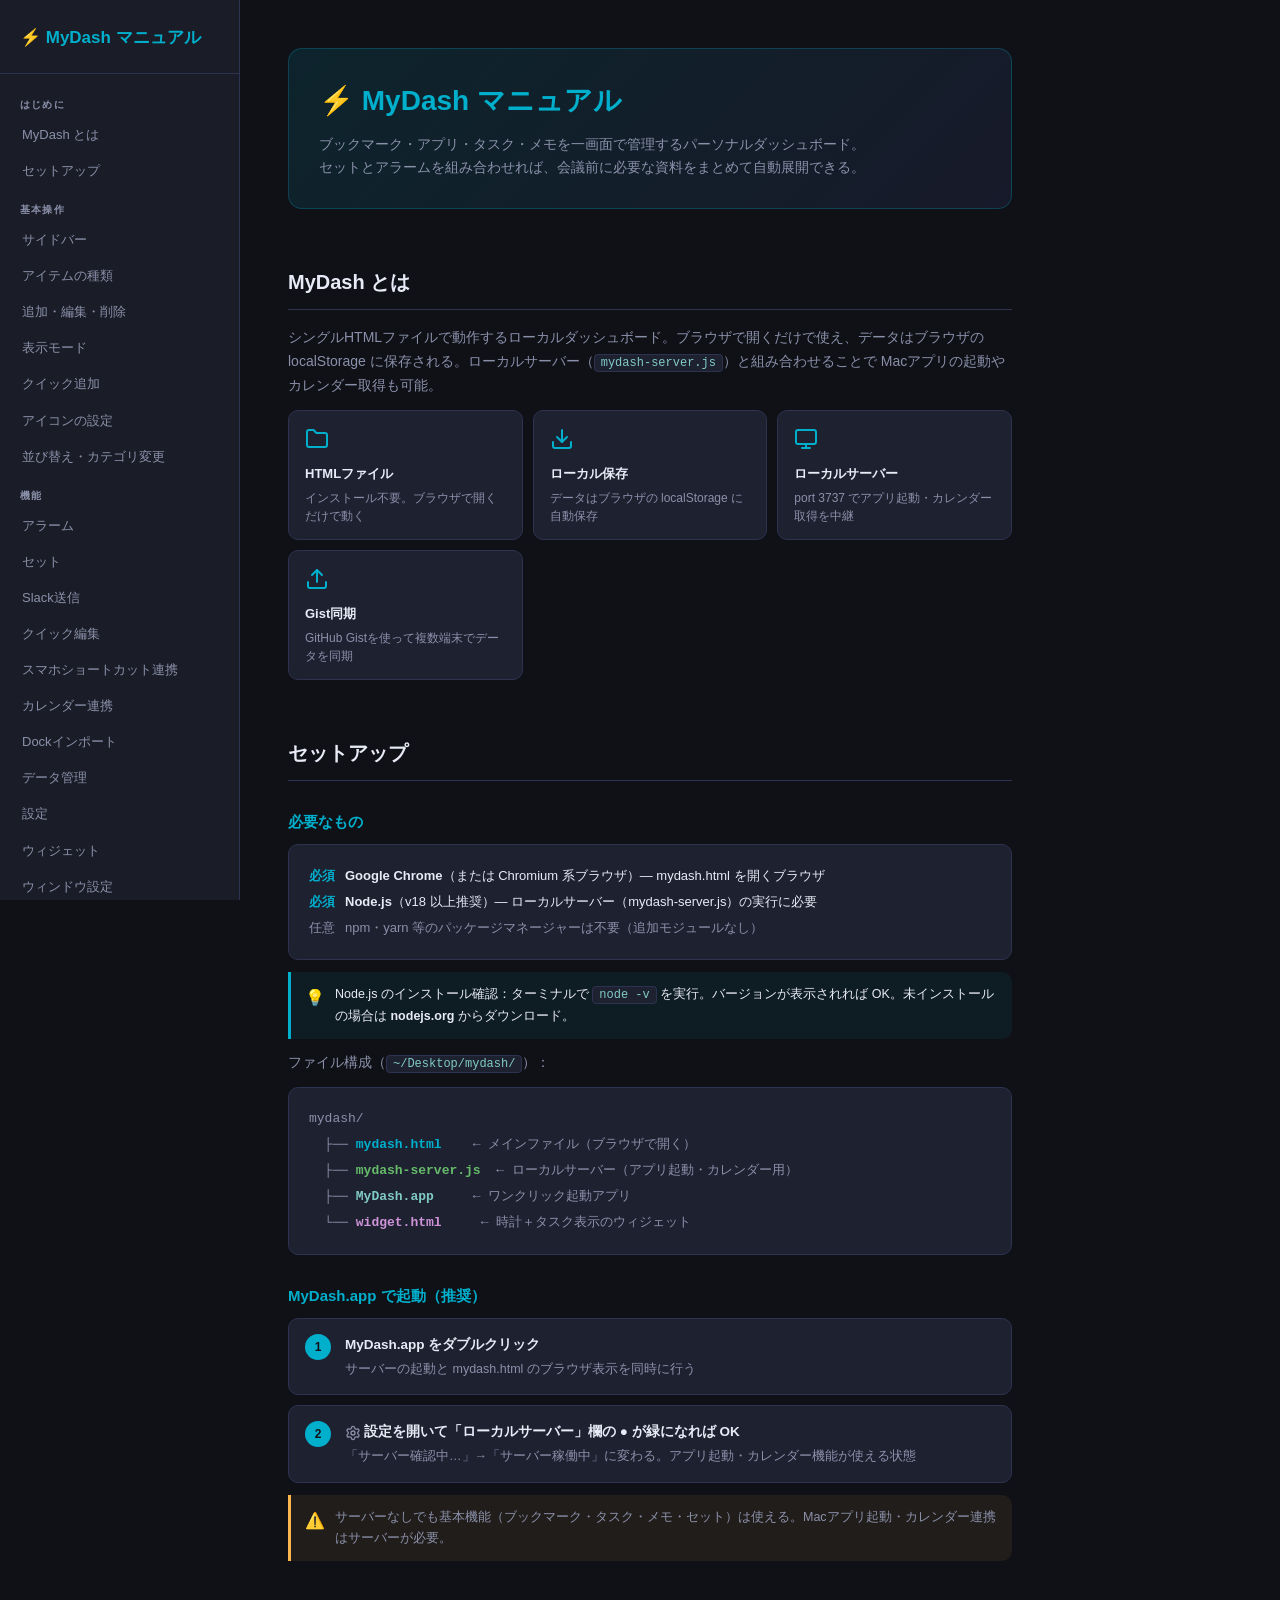
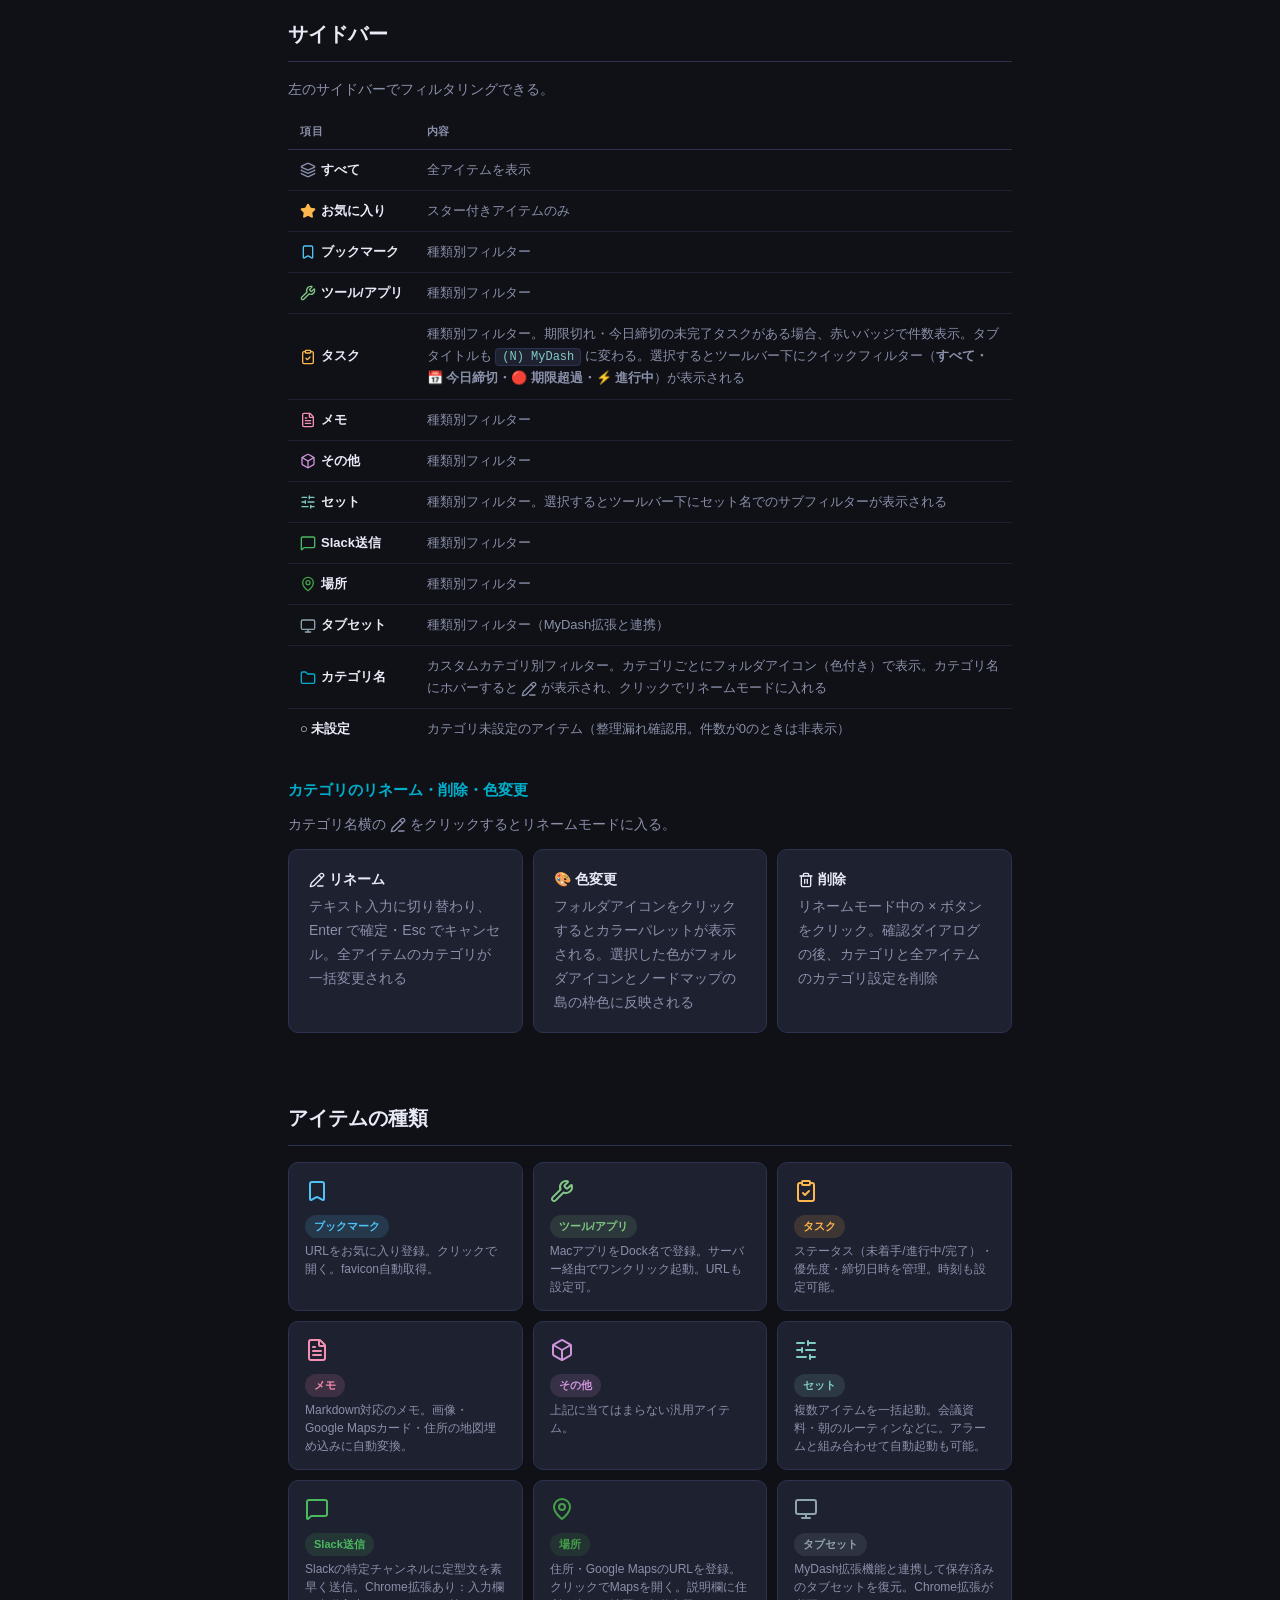
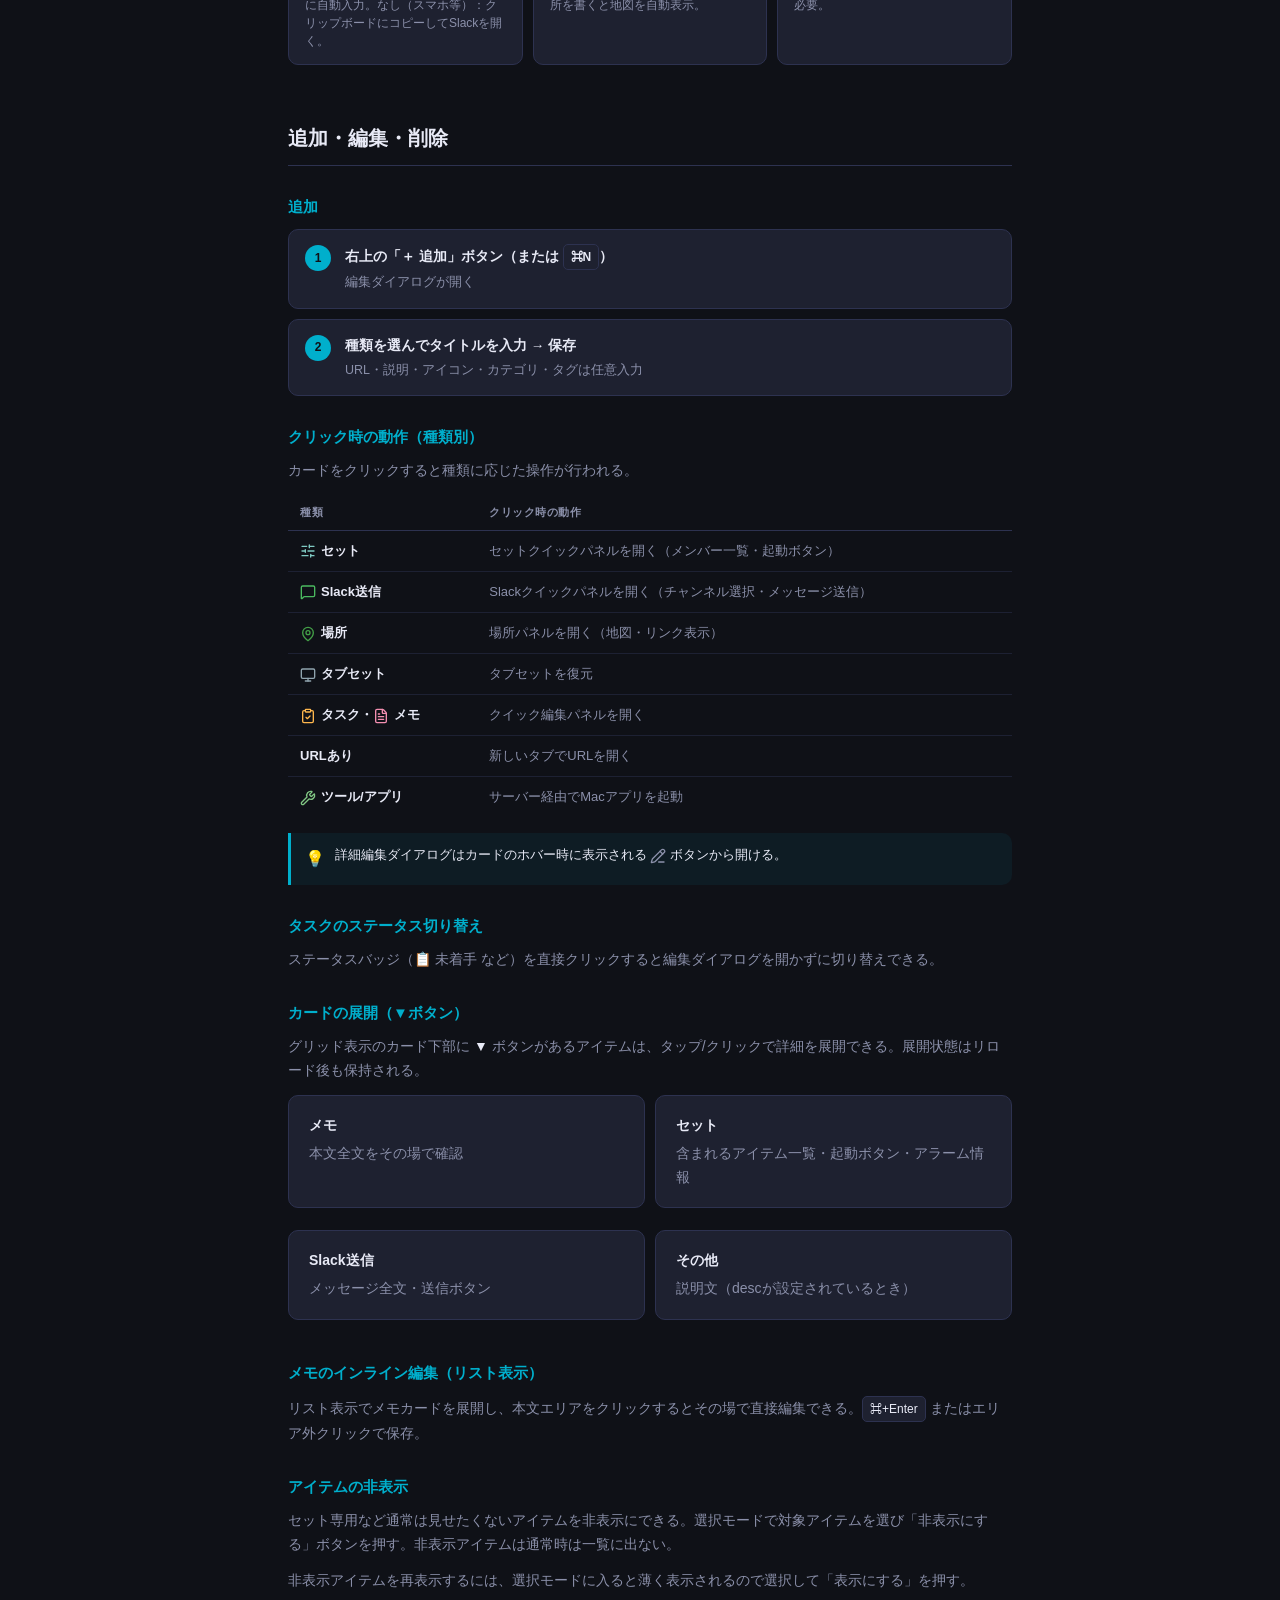
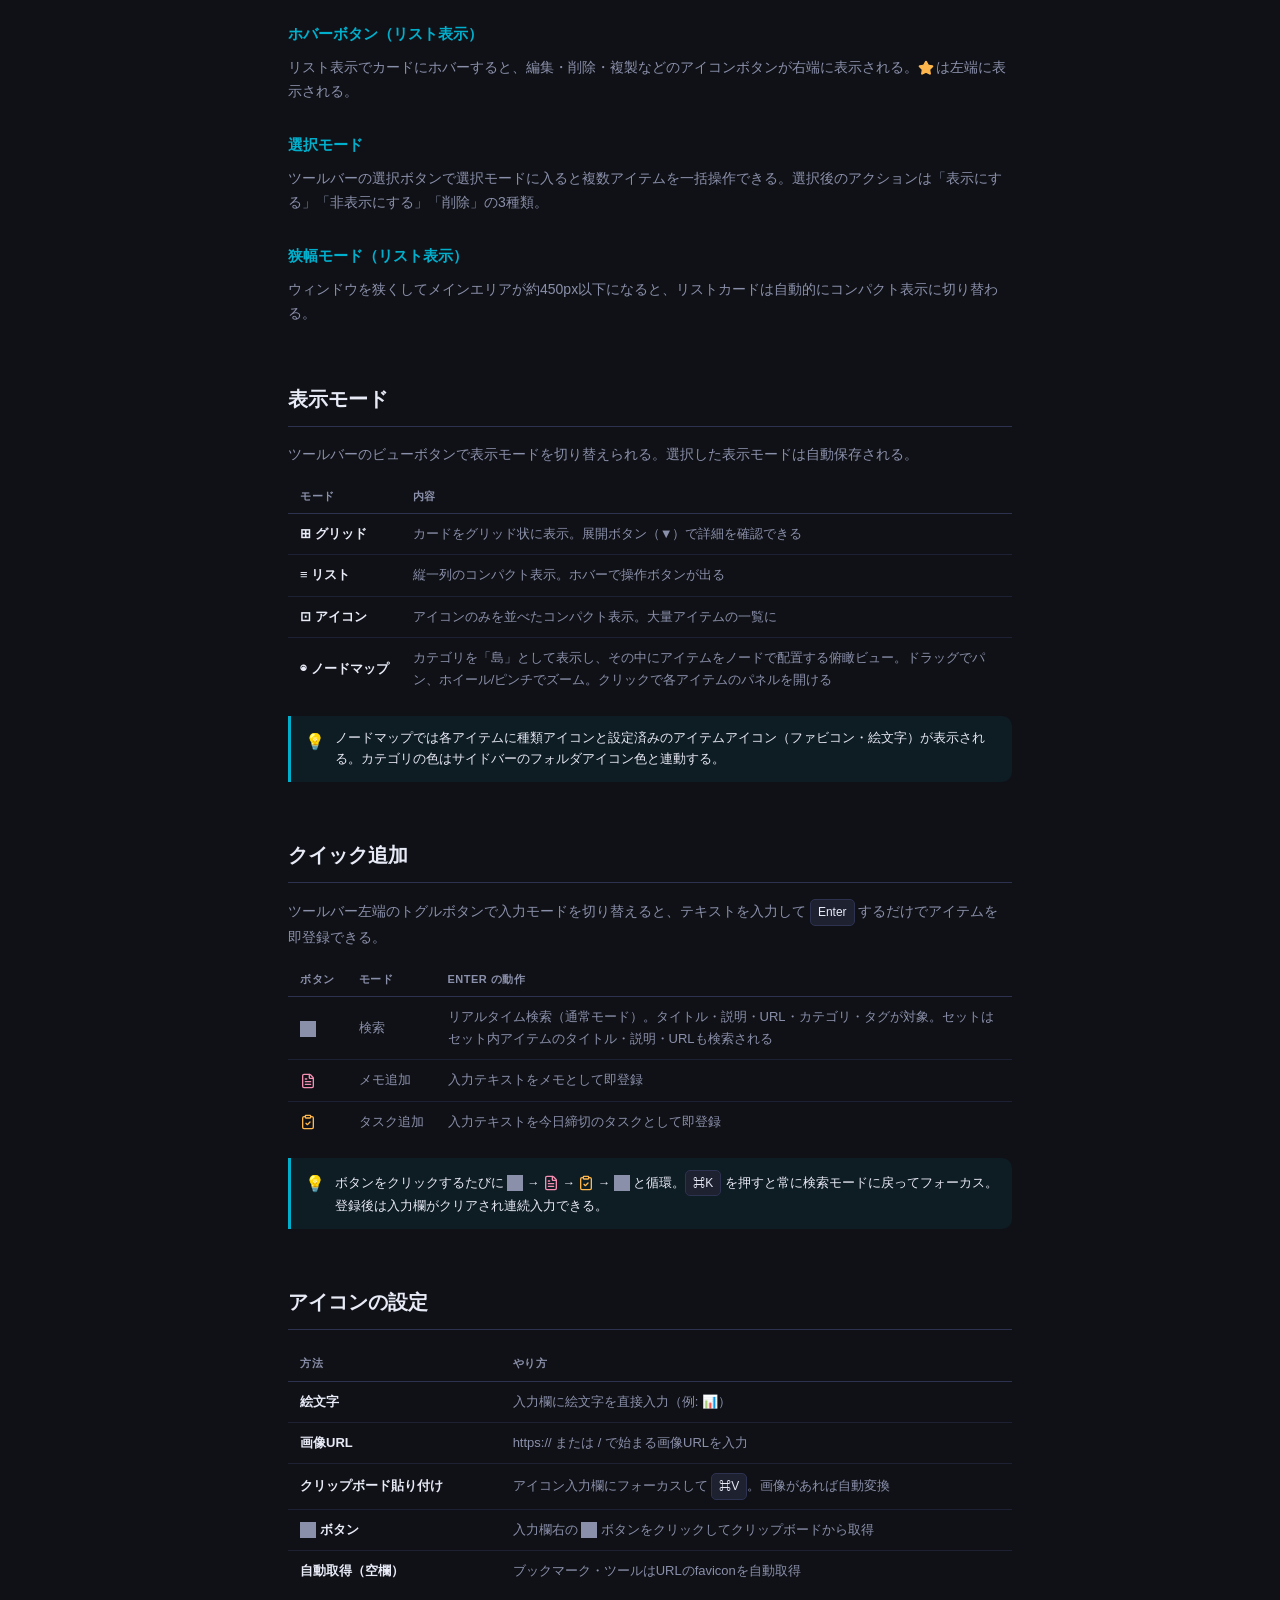
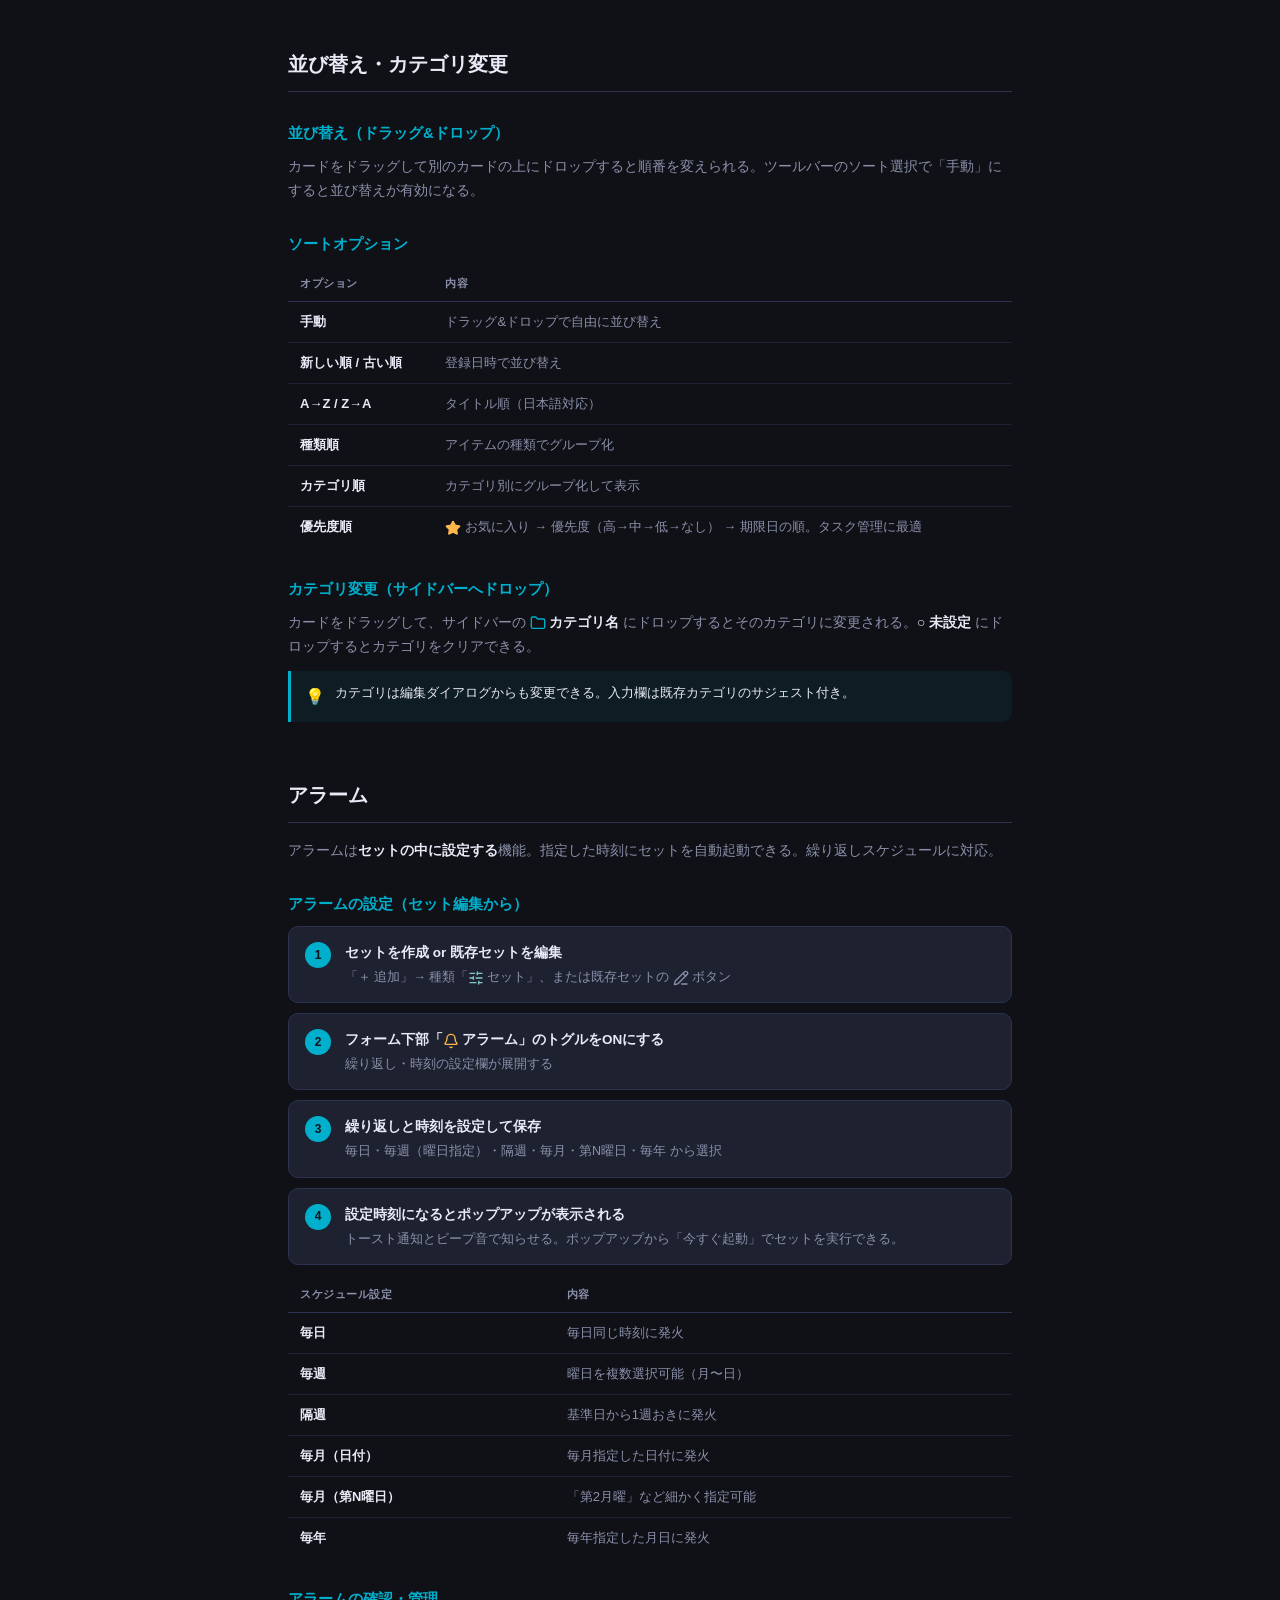
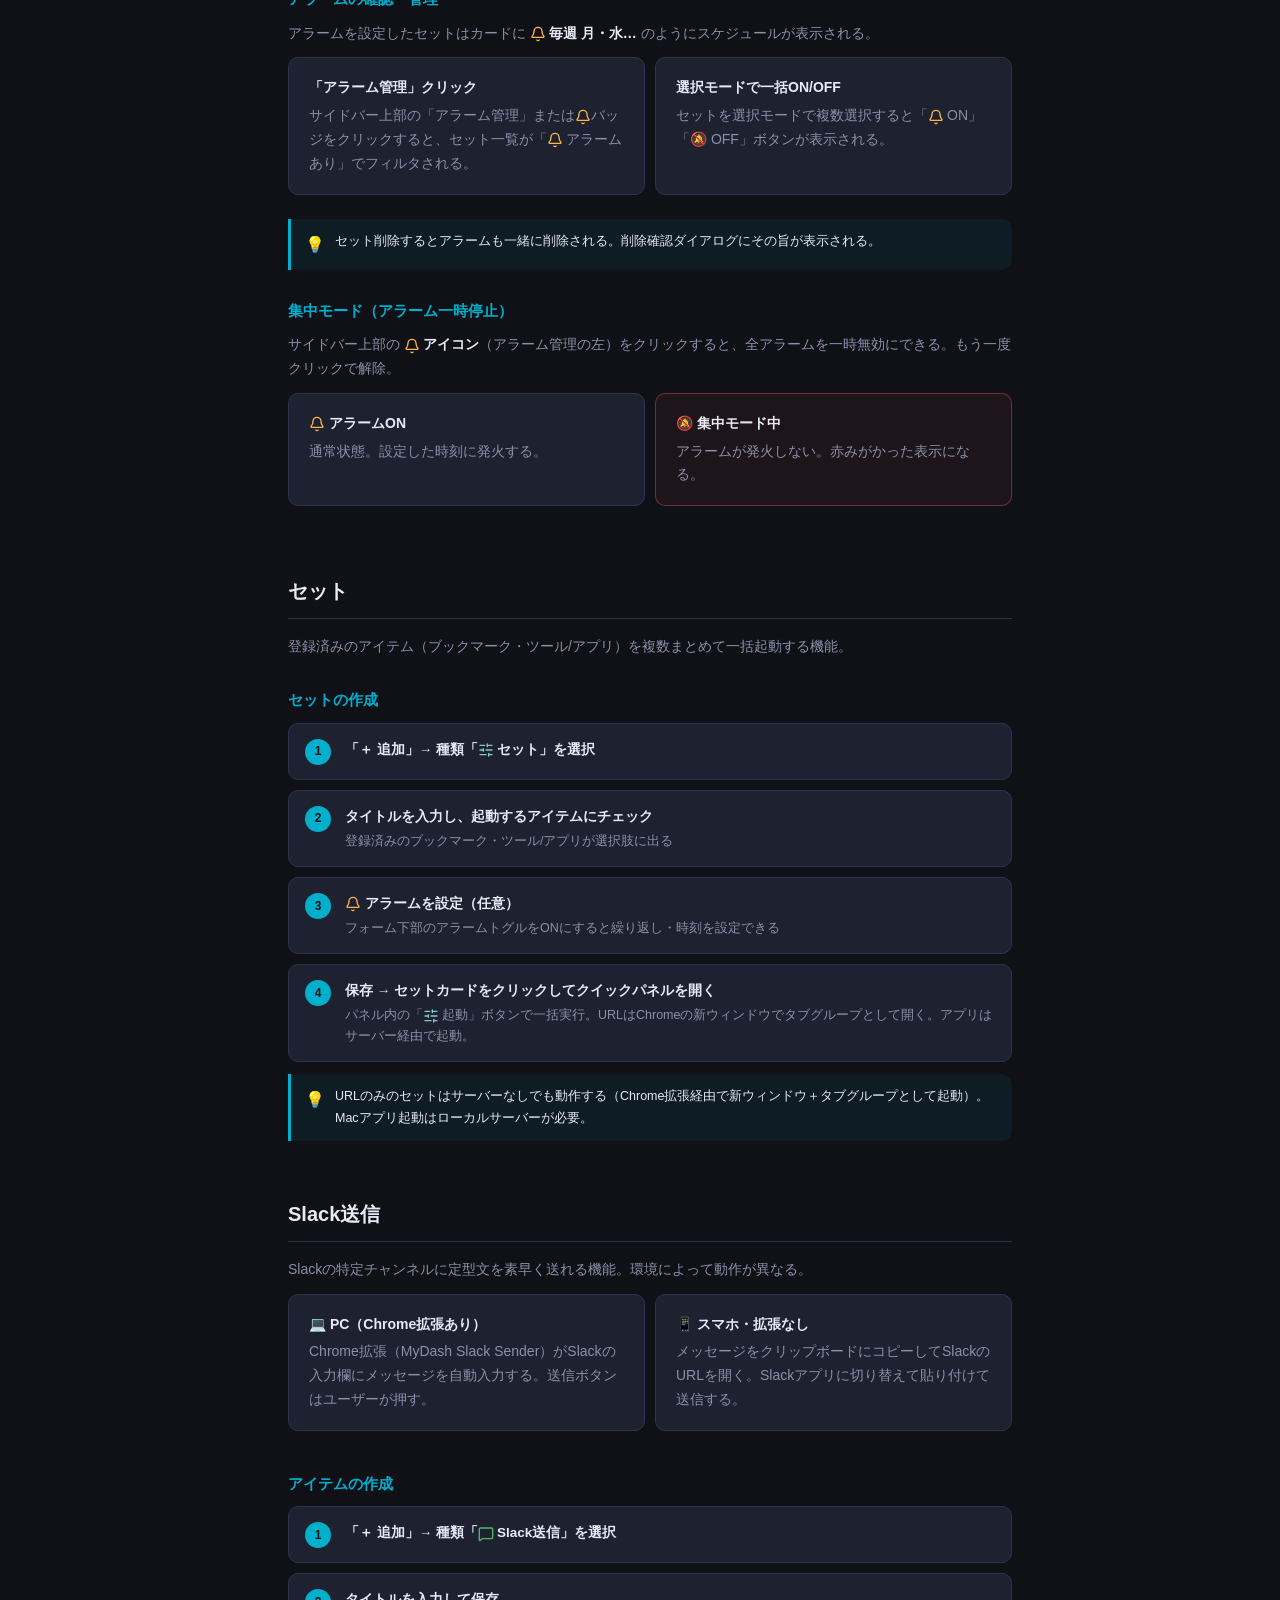
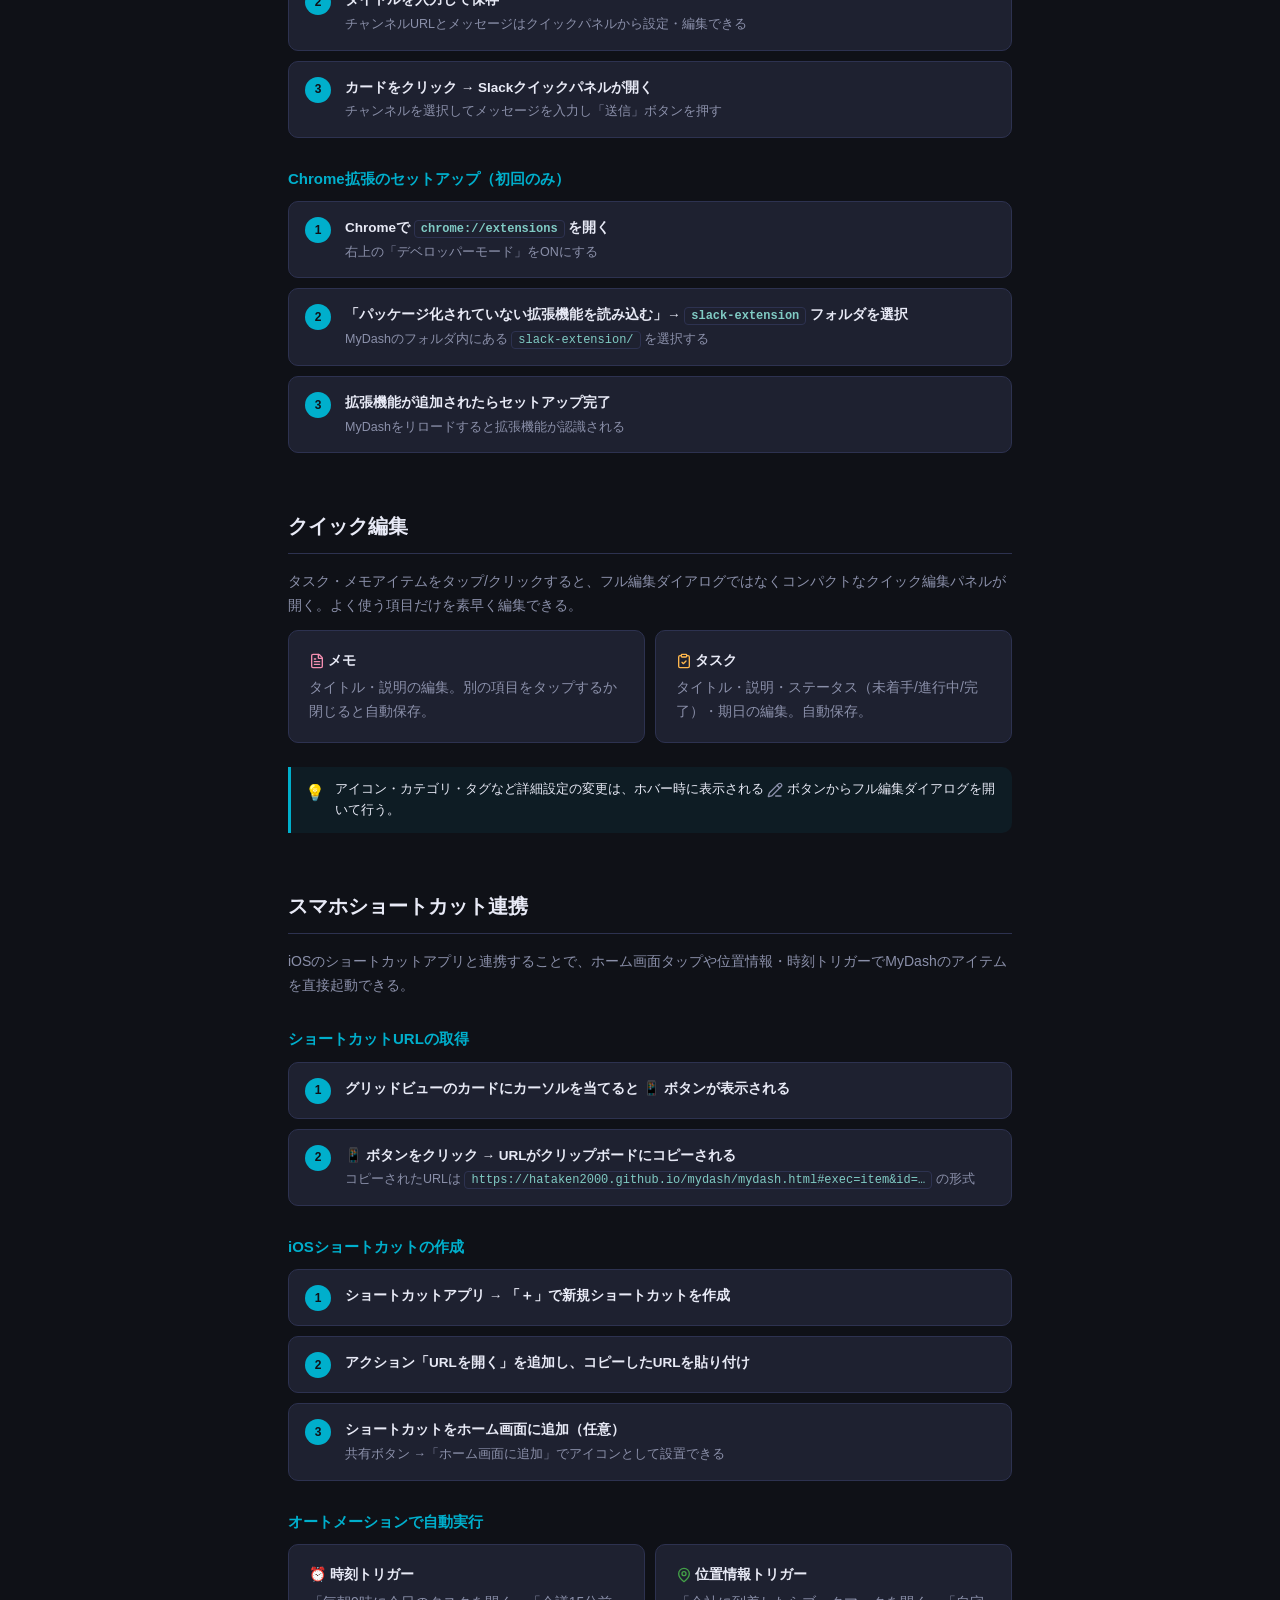
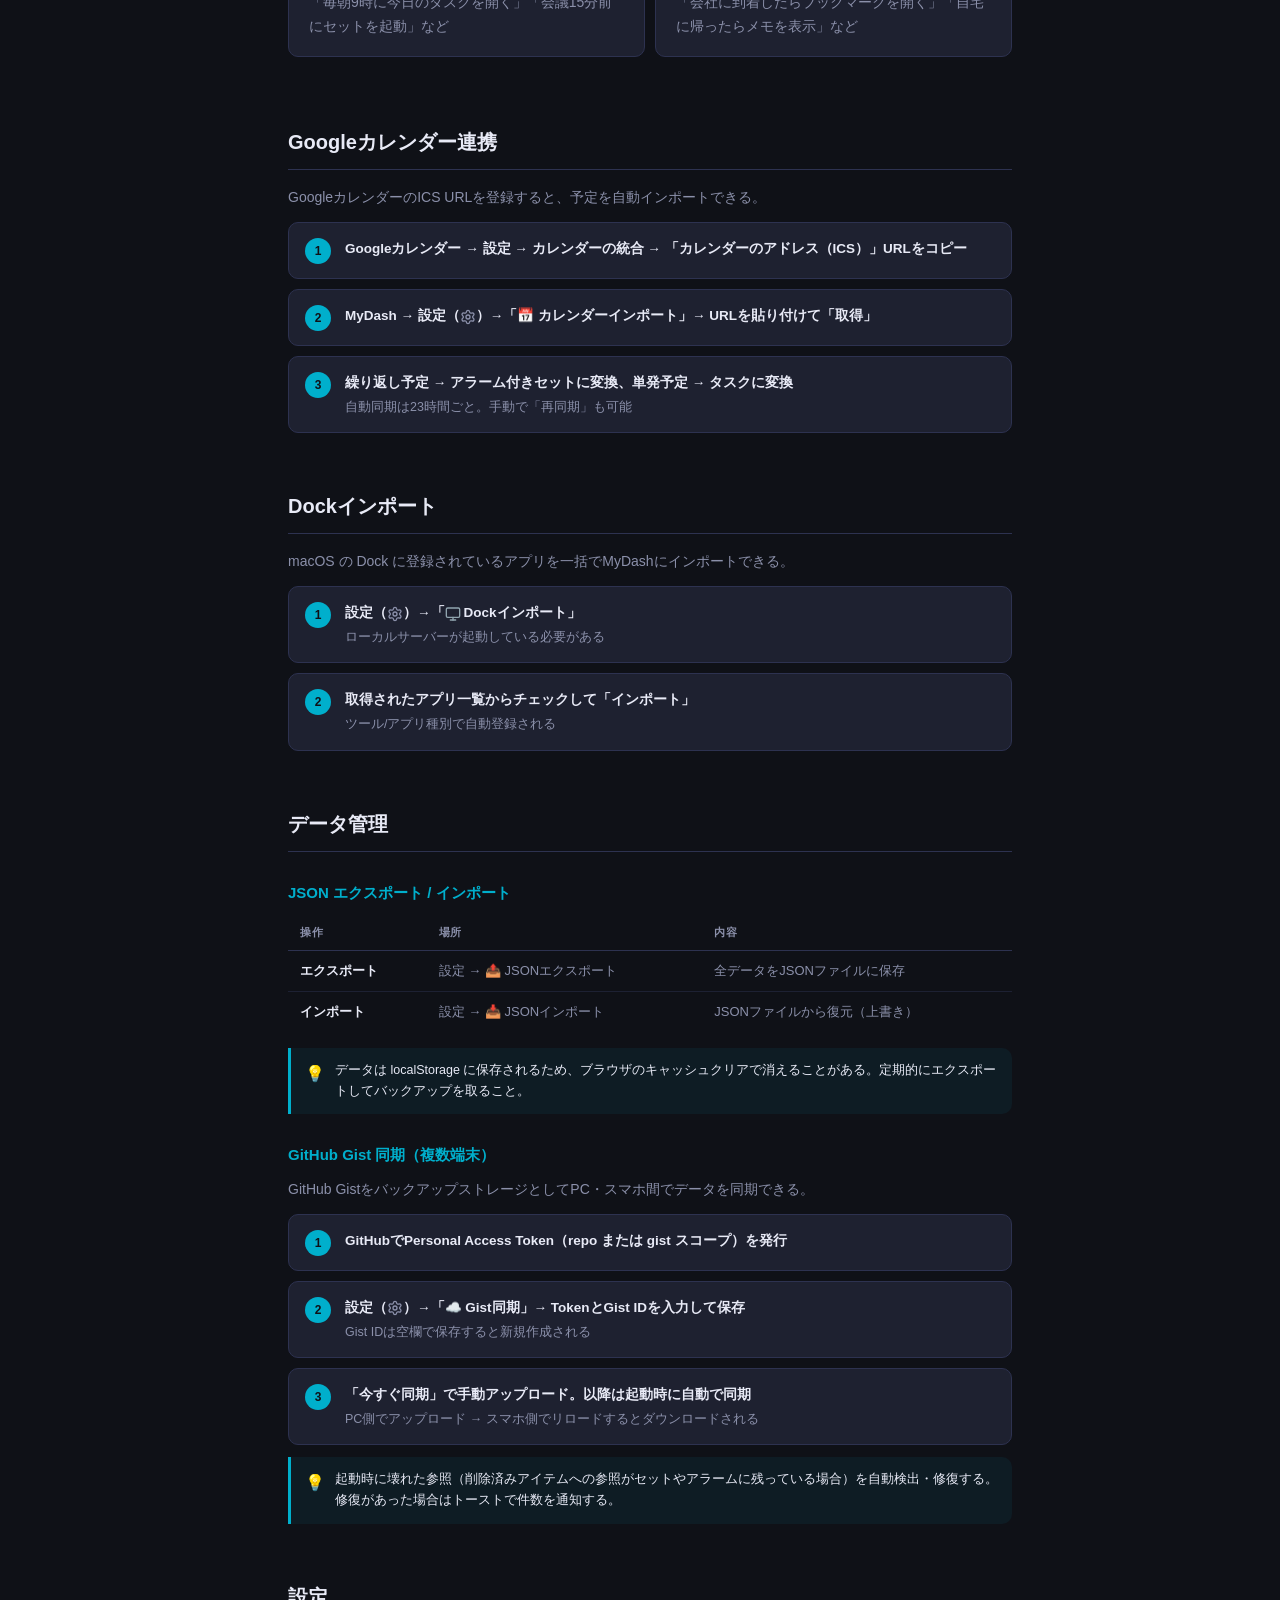
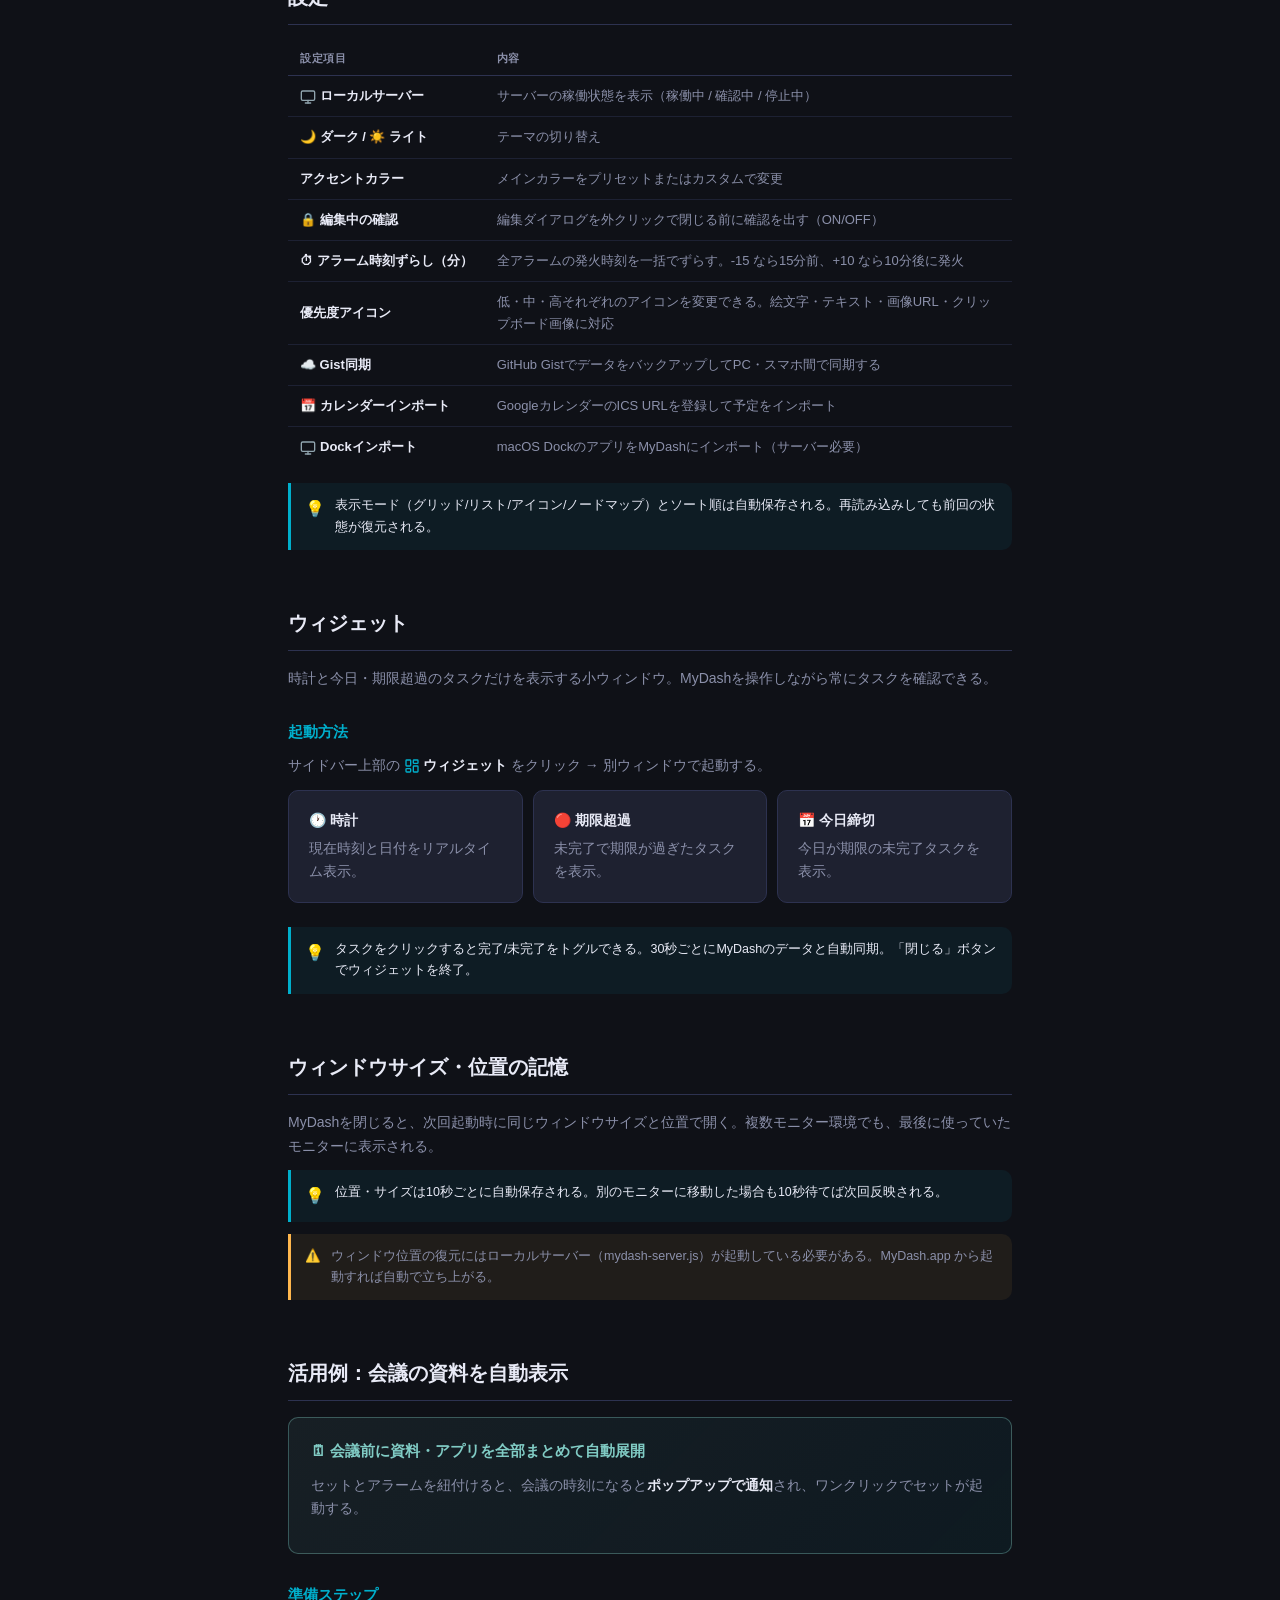
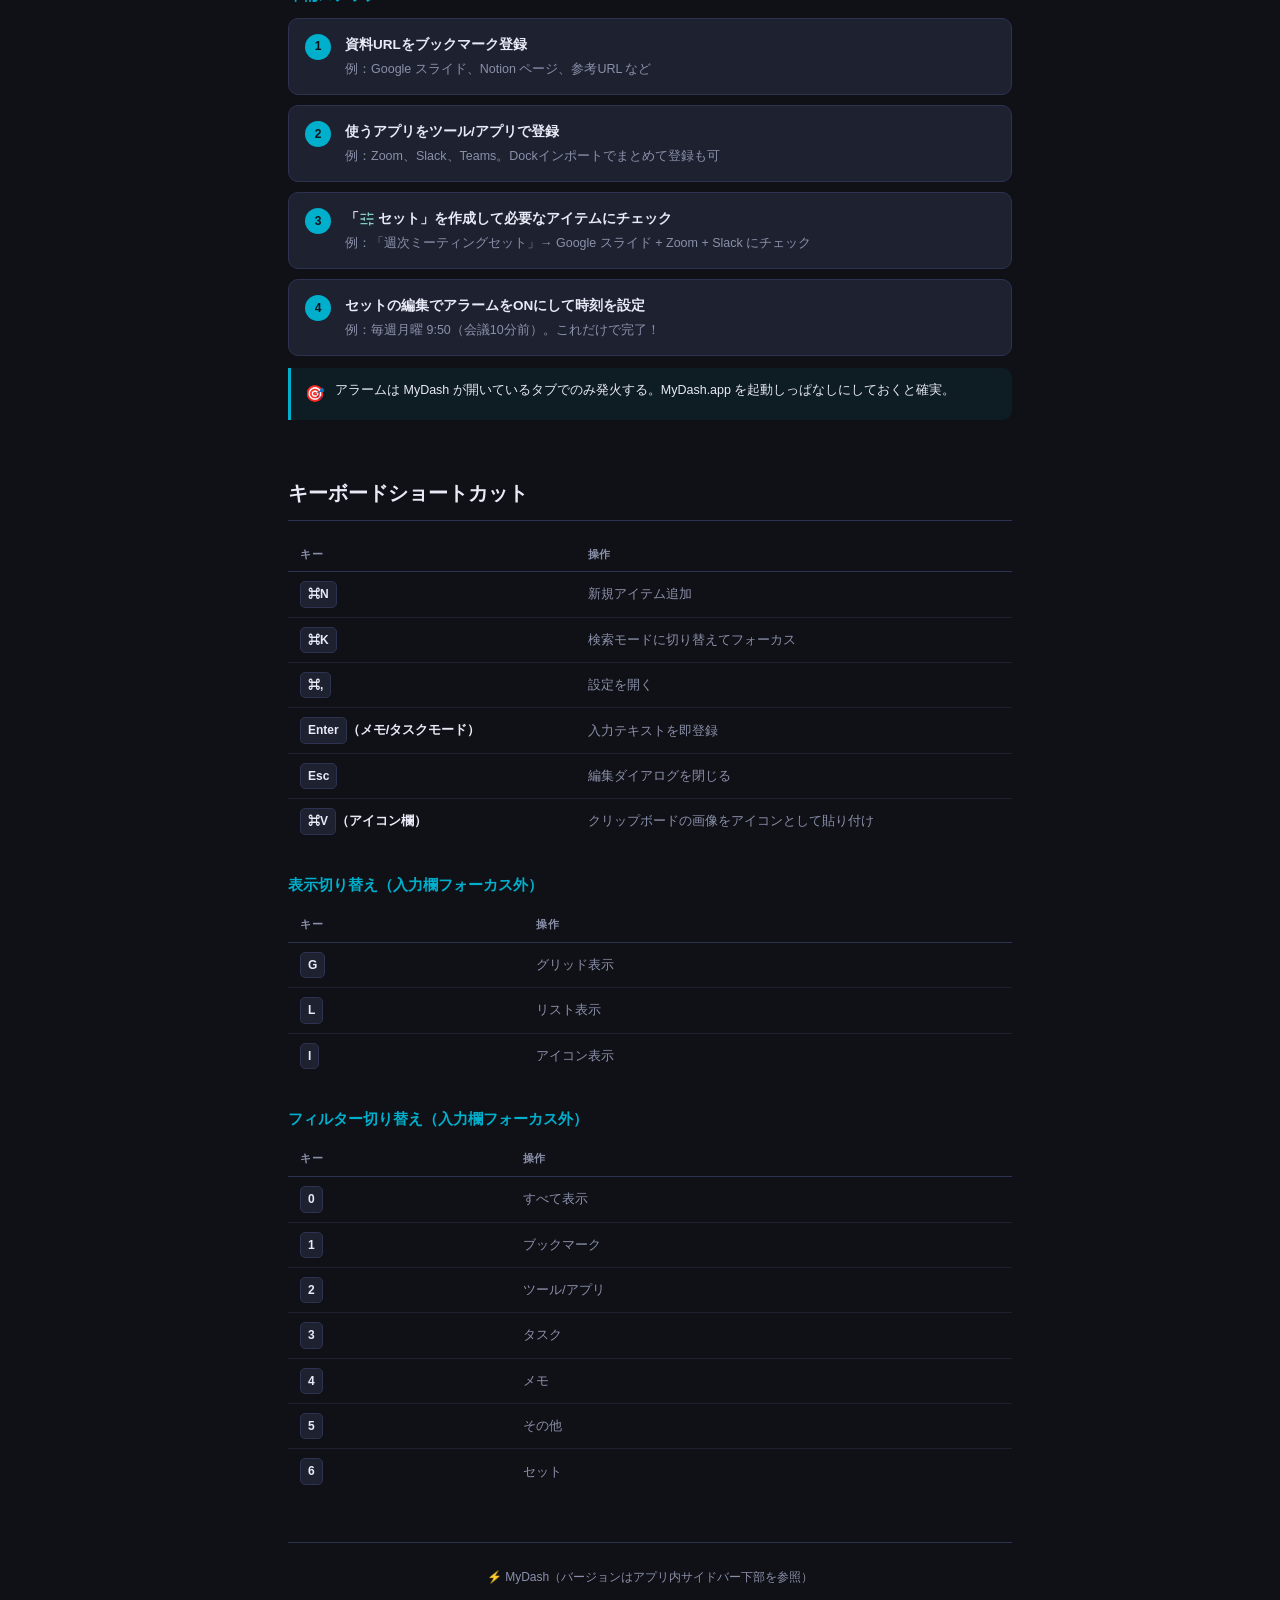
<file: manual.html>
<!DOCTYPE html>
<html lang="ja">
<head>
<meta charset="UTF-8">
<meta name="viewport" content="width=device-width, initial-scale=1.0">
<title>MyDash マニュアル</title>
<style>
:root {
  --bg: #0f1117;
  --surface: #1a1d27;
  --card: #1e2130;
  --border: #2d3250;
  --text: #e8eaf6;
  --muted: #8b90aa;
  --accent: #00afcc;
  --green: #66bb6a;
  --yellow: #ffb74d;
  --pink: #f48fb1;
  --teal: #80cbc4;
  --purple: #ce93d8;
  --radius: 10px;
  --icon-alarm: url('[data-uri]');
  --icon-all: url('[data-uri]');
  --icon-bell: url('[data-uri]');
  --icon-bookmark: url('[data-uri]');
  --icon-box: url('[data-uri]');
  --icon-calendar: url('[data-uri]');
  --icon-download: url('[data-uri]');
  --icon-edit: url('[data-uri]');
  --icon-eye: url('[data-uri]');
  --icon-folder: url('[data-uri]');
  --icon-grid: url('[data-uri]');
  --icon-icon-view: url('[data-uri]');
  --icon-list: url('[data-uri]');
  --icon-memo: url('[data-uri]');
  --icon-monitor: url('[data-uri]');
  --icon-node: url('[data-uri]');
  --icon-place: url('[data-uri]');
  --icon-select: url('[data-uri]');
  --icon-set: url('[data-uri]');
  --icon-settings: url('[data-uri]');
  --icon-slack: url('[data-uri]');
  --icon-star: url('[data-uri]');
  --icon-star-filled: url('[data-uri]');
  --icon-task: url('[data-uri]');
  --icon-tool: url('[data-uri]');
  --icon-trash: url('[data-uri]');
  --icon-upload: url('[data-uri]');
  --icon-widget: url('[data-uri]');
}
*, *::before, *::after { box-sizing: border-box; margin: 0; padding: 0; }
body {
  font-family: -apple-system, BlinkMacSystemFont, 'Hiragino Sans', sans-serif;
  background: var(--bg); color: var(--text);
  font-size: 14px; line-height: 1.7;
}
a { color: var(--accent); text-decoration: none; }
a:hover { text-decoration: underline; }

/* ── Layout ── */
.layout { display: flex; min-height: 100vh; }
.toc {
  width: 240px; min-width: 240px;
  background: var(--surface);
  border-right: 1px solid var(--border);
  position: sticky; top: 0; height: 100vh;
  overflow-y: auto; padding: 24px 0 40px;
  flex-shrink: 0;
}
.toc-logo {
  padding: 0 20px 20px;
  font-size: 17px; font-weight: 800; color: var(--accent);
  border-bottom: 1px solid var(--border); margin-bottom: 10px;
}
.toc-section {
  padding: 12px 20px 4px;
  font-size: 10px; font-weight: 700; color: var(--muted);
  text-transform: uppercase; letter-spacing: 1.2px;
}
.toc a {
  display: block; padding: 7px 20px;
  font-size: 13px; color: var(--muted);
  text-decoration: none; transition: all 0.12s;
  border-left: 2px solid transparent;
}
.toc a:hover { color: var(--text); background: rgba(124,131,253,0.07); }
.toc a.active { color: var(--accent); border-left-color: var(--accent); background: rgba(124,131,253,0.1); }

.main { flex: 1; max-width: 820px; padding: 48px 48px 80px; overflow-x: hidden; }

/* ── Typography ── */
h1 { font-size: 28px; font-weight: 800; margin-bottom: 8px; }
h2 {
  font-size: 20px; font-weight: 700;
  margin: 56px 0 16px; padding-bottom: 10px;
  border-bottom: 1px solid var(--border);
  scroll-margin-top: 24px;
}
h3 { font-size: 15px; font-weight: 700; margin: 28px 0 10px; color: var(--accent); }
p { margin-bottom: 12px; color: var(--muted); }
p strong { color: var(--text); }

/* ── Cards ── */
.card {
  background: var(--card); border: 1px solid var(--border);
  border-radius: var(--radius); padding: 18px 20px; margin-bottom: 12px;
}
.card-grid {
  display: grid; grid-template-columns: repeat(auto-fill, minmax(220px, 1fr));
  gap: 10px; margin-bottom: 12px;
}
.type-card {
  background: var(--card); border: 1px solid var(--border);
  border-radius: var(--radius); padding: 14px 16px;
  display: flex; flex-direction: column; gap: 4px;
}
.app-icon {
  display: inline-block;
  -webkit-mask-size: contain; mask-size: contain;
  -webkit-mask-repeat: no-repeat; mask-repeat: no-repeat;
  -webkit-mask-position: center; mask-position: center;
  background-color: currentColor;
  width: 16px; height: 16px;
  flex-shrink: 0; vertical-align: middle;
}
.type-card .icon { margin-bottom: 6px; display: flex; align-items: center; min-height: 28px; }
.type-card .icon .app-icon { width: 24px; height: 24px; }
.type-card .name { font-size: 13px; font-weight: 700; color: var(--text); }
.type-card .desc { font-size: 12px; color: var(--muted); line-height: 1.5; }

/* ── Steps ── */
.steps { display: flex; flex-direction: column; gap: 10px; margin-bottom: 12px; }
.step {
  display: flex; gap: 14px; align-items: flex-start;
  background: var(--card); border: 1px solid var(--border);
  border-radius: var(--radius); padding: 14px 16px;
}
.step-num {
  width: 26px; height: 26px; border-radius: 50%;
  background: var(--accent); color: #0f1117;
  font-size: 12px; font-weight: 800;
  display: flex; align-items: center; justify-content: center;
  flex-shrink: 0; margin-top: 1px;
}
.step-body { flex: 1; }
.step-body strong { color: var(--text); font-size: 13.5px; }
.step-body p { margin: 2px 0 0; font-size: 12.5px; }

/* ── Feature use case ── */
.usecase {
  background: linear-gradient(135deg, rgba(128,203,196,0.08), rgba(0,175,204,0.06));
  border: 1px solid rgba(128,203,196,0.35);
  border-radius: var(--radius); padding: 20px 22px; margin-bottom: 12px;
}
.usecase h3 { color: var(--teal); margin-top: 0; }

/* ── Table ── */
table { width: 100%; border-collapse: collapse; margin-bottom: 16px; }
th {
  text-align: left; padding: 8px 12px;
  font-size: 11px; font-weight: 700; color: var(--muted);
  text-transform: uppercase; letter-spacing: 0.5px;
  border-bottom: 1px solid var(--border);
}
td { padding: 9px 12px; border-bottom: 1px solid rgba(45,50,80,0.5); font-size: 13px; }
td:first-child { color: var(--text); font-weight: 600; white-space: nowrap; }
th { white-space: nowrap; }
td:not(:last-child) { white-space: nowrap; }
td:not(:first-child) { color: var(--muted); }
tr:last-child td { border-bottom: none; }

/* ── Kbd ── */
kbd {
  display: inline-flex; align-items: center;
  background: var(--card); border: 1px solid var(--border);
  border-radius: 5px; padding: 2px 7px;
  font-size: 12px; font-family: inherit; color: var(--text);
}

/* ── Badge ── */
.badge {
  display: inline-block; padding: 2px 9px; border-radius: 20px;
  font-size: 11px; font-weight: 700;
}
.badge-bookmark { background: rgba(79,195,247,0.14); color: #4fc3f7; }
.badge-tool     { background: rgba(129,199,132,0.14); color: #81c784; }
.badge-task     { background: rgba(255,183,77,0.14);  color: #ffb74d; }
.badge-memo     { background: rgba(244,143,177,0.14); color: #f48fb1; }
.badge-other    { background: rgba(206,147,216,0.14); color: #ce93d8; }
.badge-set      { background: rgba(128,203,196,0.14); color: #80cbc4; }

/* ── Tip ── */
.tip {
  display: flex; gap: 10px; align-items: flex-start;
  background: rgba(0,175,204,0.07); border-left: 3px solid var(--accent);
  border-radius: 0 var(--radius) var(--radius) 0;
  padding: 12px 14px; margin-bottom: 12px; font-size: 12.5px;
}
.tip-icon { font-size: 16px; flex-shrink: 0; }

/* ── Warning ── */
.warn {
  display: flex; gap: 10px; align-items: flex-start;
  background: rgba(255,183,77,0.07); border-left: 3px solid var(--yellow);
  border-radius: 0 var(--radius) var(--radius) 0;
  padding: 12px 14px; margin-bottom: 12px; font-size: 12.5px; color: var(--muted);
}

/* ── Hero ── */
.hero {
  background: linear-gradient(135deg, rgba(0,175,204,0.12), rgba(124,131,253,0.08));
  border: 1px solid rgba(0,175,204,0.25);
  border-radius: 14px; padding: 28px 30px; margin-bottom: 32px;
}
.hero h1 { color: var(--accent); }
.hero p { font-size: 14px; color: var(--muted); margin-bottom: 0; }

code {
  background: var(--card); border: 1px solid var(--border);
  border-radius: 4px; padding: 1px 6px; font-size: 12px;
  font-family: 'SF Mono', 'Fira Code', monospace; color: var(--teal);
}

@media (max-width: 720px) {
  .toc { display: none; }
  .main { padding: 28px 20px 60px; }
}
</style>
</head>
<body>

<div class="layout">

<!-- 目次 -->
<nav class="toc">
  <div class="toc-logo">⚡ MyDash マニュアル</div>
  <div class="toc-section">はじめに</div>
  <a href="#overview">MyDash とは</a>
  <a href="#setup">セットアップ</a>
  <div class="toc-section">基本操作</div>
  <a href="#sidebar">サイドバー</a>
  <a href="#items">アイテムの種類</a>
  <a href="#operations">追加・編集・削除</a>
  <a href="#views">表示モード</a>
  <a href="#quickadd">クイック追加</a>
  <a href="#icon">アイコンの設定</a>
  <a href="#drag">並び替え・カテゴリ変更</a>
  <div class="toc-section">機能</div>
  <a href="#alarm">アラーム</a>
  <a href="#set">セット</a>
  <a href="#slack">Slack送信</a>
  <a href="#quickedit">クイック編集</a>
  <a href="#shortcut-url">スマホショートカット連携</a>
  <a href="#calendar">カレンダー連携</a>
  <a href="#dock">Dockインポート</a>
  <a href="#data">データ管理</a>
  <a href="#settings">設定</a>
  <a href="#widget">ウィジェット</a>
  <a href="#window">ウィンドウ設定</a>
  <div class="toc-section">活用例</div>
  <a href="#usecase-meeting">会議の資料を自動表示</a>
  <a href="#shortcuts">キーボードショートカット</a>
</nav>

<!-- 本文 -->
<main class="main">

  <!-- Hero -->
  <div class="hero">
    <h1>⚡ MyDash マニュアル</h1>
    <p>ブックマーク・アプリ・タスク・メモを一画面で管理するパーソナルダッシュボード。<br>
    セットとアラームを組み合わせれば、会議前に必要な資料をまとめて自動展開できる。</p>
  </div>

  <!-- ── 概要 ── -->
  <h2 id="overview">MyDash とは</h2>
  <p>シングルHTMLファイルで動作するローカルダッシュボード。ブラウザで開くだけで使え、データはブラウザの localStorage に保存される。ローカルサーバー（<code>mydash-server.js</code>）と組み合わせることで Macアプリの起動やカレンダー取得も可能。</p>

  <div class="card-grid">
    <div class="type-card">
      <div class="icon"><span class="app-icon" style="-webkit-mask-image:var(--icon-folder);mask-image:var(--icon-folder);background-color:var(--accent)"></span></div>
      <div class="name">HTMLファイル</div>
      <div class="desc">インストール不要。ブラウザで開くだけで動く</div>
    </div>
    <div class="type-card">
      <div class="icon"><span class="app-icon" style="-webkit-mask-image:var(--icon-download);mask-image:var(--icon-download);background-color:var(--accent)"></span></div>
      <div class="name">ローカル保存</div>
      <div class="desc">データはブラウザの localStorage に自動保存</div>
    </div>
    <div class="type-card">
      <div class="icon"><span class="app-icon" style="-webkit-mask-image:var(--icon-monitor);mask-image:var(--icon-monitor);background-color:var(--accent)"></span></div>
      <div class="name">ローカルサーバー</div>
      <div class="desc">port 3737 でアプリ起動・カレンダー取得を中継</div>
    </div>
    <div class="type-card">
      <div class="icon"><span class="app-icon" style="-webkit-mask-image:var(--icon-upload);mask-image:var(--icon-upload);background-color:var(--accent)"></span></div>
      <div class="name">Gist同期</div>
      <div class="desc">GitHub Gistを使って複数端末でデータを同期</div>
    </div>
  </div>

  <!-- ── セットアップ ── -->
  <h2 id="setup">セットアップ</h2>

  <h3>必要なもの</h3>
  <div class="card" style="font-size:13px;line-height:2">
    <div style="display:flex;gap:10px;align-items:baseline"><span style="color:var(--accent);font-weight:700">必須</span><span><strong>Google Chrome</strong>（または Chromium 系ブラウザ）— mydash.html を開くブラウザ</span></div>
    <div style="display:flex;gap:10px;align-items:baseline"><span style="color:var(--accent);font-weight:700">必須</span><span><strong>Node.js</strong>（v18 以上推奨）— ローカルサーバー（mydash-server.js）の実行に必要</span></div>
    <div style="display:flex;gap:10px;align-items:baseline;color:var(--muted)"><span>任意</span><span>npm・yarn 等のパッケージマネージャーは不要（追加モジュールなし）</span></div>
  </div>
  <div class="tip">
    <span class="tip-icon">💡</span>
    <span>Node.js のインストール確認：ターミナルで <code>node -v</code> を実行。バージョンが表示されれば OK。未インストールの場合は <strong>nodejs.org</strong> からダウンロード。</span>
  </div>

  <p>ファイル構成（<code>~/Desktop/mydash/</code>）：</p>
  <div class="card" style="font-size:13px;color:var(--muted);font-family:monospace;line-height:2">
    mydash/<br>
    &nbsp;&nbsp;├── <strong style="color:var(--accent)">mydash.html</strong> &nbsp;&nbsp;&nbsp;← メインファイル（ブラウザで開く）<br>
    &nbsp;&nbsp;├── <strong style="color:var(--green)">mydash-server.js</strong> &nbsp;← ローカルサーバー（アプリ起動・カレンダー用）<br>
    &nbsp;&nbsp;├── <strong style="color:var(--teal)">MyDash.app</strong> &nbsp;&nbsp;&nbsp;&nbsp;← ワンクリック起動アプリ<br>
    &nbsp;&nbsp;└── <strong style="color:var(--purple)">widget.html</strong> &nbsp;&nbsp;&nbsp;&nbsp;← 時計＋タスク表示のウィジェット
  </div>

  <h3>MyDash.app で起動（推奨）</h3>
  <div class="steps">
    <div class="step">
      <div class="step-num">1</div>
      <div class="step-body">
        <strong>MyDash.app をダブルクリック</strong>
        <p>サーバーの起動と mydash.html のブラウザ表示を同時に行う</p>
      </div>
    </div>
    <div class="step">
      <div class="step-num">2</div>
      <div class="step-body">
        <strong><span class="app-icon" style="-webkit-mask-image:var(--icon-settings);mask-image:var(--icon-settings);background-color:var(--muted);margin-right:3px"></span>設定を開いて「ローカルサーバー」欄の ● が緑になれば OK</strong>
        <p>「サーバー確認中…」→「サーバー稼働中」に変わる。アプリ起動・カレンダー機能が使える状態</p>
      </div>
    </div>
  </div>

  <div class="warn">
    <span class="tip-icon">⚠️</span>
    <span>サーバーなしでも基本機能（ブックマーク・タスク・メモ・セット）は使える。Macアプリ起動・カレンダー連携はサーバーが必要。</span>
  </div>

  <!-- ── サイドバー ── -->
  <h2 id="sidebar">サイドバー</h2>
  <p>左のサイドバーでフィルタリングできる。</p>
  <table>
    <tr><th>項目</th><th>内容</th></tr>
    <tr><td><span class="app-icon" style="-webkit-mask-image:var(--icon-all);mask-image:var(--icon-all);background-color:var(--muted);margin-right:5px"></span>すべて</td><td>全アイテムを表示</td></tr>
    <tr><td><span class="app-icon" style="-webkit-mask-image:var(--icon-star-filled);mask-image:var(--icon-star-filled);background-color:#ffb74d;margin-right:5px"></span>お気に入り</td><td>スター付きアイテムのみ</td></tr>
    <tr><td><span class="app-icon" style="-webkit-mask-image:var(--icon-bookmark);mask-image:var(--icon-bookmark);background-color:#4fc3f7;margin-right:5px"></span>ブックマーク</td><td>種類別フィルター</td></tr>
    <tr><td><span class="app-icon" style="-webkit-mask-image:var(--icon-tool);mask-image:var(--icon-tool);background-color:#81c784;margin-right:5px"></span>ツール/アプリ</td><td>種類別フィルター</td></tr>
    <tr><td><span class="app-icon" style="-webkit-mask-image:var(--icon-task);mask-image:var(--icon-task);background-color:#ffb74d;margin-right:5px"></span>タスク</td><td>種類別フィルター。期限切れ・今日締切の未完了タスクがある場合、赤いバッジで件数表示。タブタイトルも <code>(N) MyDash</code> に変わる。選択するとツールバー下にクイックフィルター（<strong>すべて・📅 今日締切・🔴 期限超過・⚡ 進行中</strong>）が表示される</td></tr>
    <tr><td><span class="app-icon" style="-webkit-mask-image:var(--icon-memo);mask-image:var(--icon-memo);background-color:#f48fb1;margin-right:5px"></span>メモ</td><td>種類別フィルター</td></tr>
    <tr><td><span class="app-icon" style="-webkit-mask-image:var(--icon-box);mask-image:var(--icon-box);background-color:#ce93d8;margin-right:5px"></span>その他</td><td>種類別フィルター</td></tr>
    <tr><td><span class="app-icon" style="-webkit-mask-image:var(--icon-set);mask-image:var(--icon-set);background-color:#80cbc4;margin-right:5px"></span>セット</td><td>種類別フィルター。選択するとツールバー下にセット名でのサブフィルターが表示される</td></tr>
    <tr><td><span class="app-icon" style="-webkit-mask-image:var(--icon-slack);mask-image:var(--icon-slack);background-color:#4ab95f;margin-right:5px"></span>Slack送信</td><td>種類別フィルター</td></tr>
    <tr><td><span class="app-icon" style="-webkit-mask-image:var(--icon-place);mask-image:var(--icon-place);background-color:#43a047;margin-right:5px"></span>場所</td><td>種類別フィルター</td></tr>
    <tr><td><span class="app-icon" style="-webkit-mask-image:var(--icon-monitor);mask-image:var(--icon-monitor);background-color:#90a4ae;margin-right:5px"></span>タブセット</td><td>種類別フィルター（MyDash拡張と連携）</td></tr>
    <tr><td><span class="app-icon" style="-webkit-mask-image:var(--icon-folder);mask-image:var(--icon-folder);background-color:var(--accent);margin-right:5px"></span>カテゴリ名</td><td>カスタムカテゴリ別フィルター。カテゴリごとにフォルダアイコン（色付き）で表示。カテゴリ名にホバーすると <span class="app-icon" style="-webkit-mask-image:var(--icon-edit);mask-image:var(--icon-edit);background-color:var(--muted)"></span> が表示され、クリックでリネームモードに入れる</td></tr>
    <tr><td>○ 未設定</td><td>カテゴリ未設定のアイテム（整理漏れ確認用。件数が0のときは非表示）</td></tr>
  </table>

  <h3>カテゴリのリネーム・削除・色変更</h3>
  <p>カテゴリ名横の <span class="app-icon" style="-webkit-mask-image:var(--icon-edit);mask-image:var(--icon-edit);background-color:var(--muted)"></span> をクリックするとリネームモードに入る。</p>
  <div class="card-grid" style="grid-template-columns:1fr 1fr 1fr">
    <div class="card"><strong><span class="app-icon" style="-webkit-mask-image:var(--icon-edit);mask-image:var(--icon-edit);background-color:var(--text);margin-right:4px"></span>リネーム</strong><p style="margin:4px 0 0">テキスト入力に切り替わり、Enter で確定・Esc でキャンセル。全アイテムのカテゴリが一括変更される</p></div>
    <div class="card"><strong>🎨 色変更</strong><p style="margin:4px 0 0">フォルダアイコンをクリックするとカラーパレットが表示される。選択した色がフォルダアイコンとノードマップの島の枠色に反映される</p></div>
    <div class="card"><strong><span class="app-icon" style="-webkit-mask-image:var(--icon-trash);mask-image:var(--icon-trash);background-color:var(--text);margin-right:4px"></span>削除</strong><p style="margin:4px 0 0">リネームモード中の × ボタンをクリック。確認ダイアログの後、カテゴリと全アイテムのカテゴリ設定を削除</p></div>
  </div>

  <!-- ── アイテムの種類 ── -->
  <h2 id="items">アイテムの種類</h2>
  <div class="card-grid">
    <div class="type-card">
      <div class="icon"><span class="app-icon" style="-webkit-mask-image:var(--icon-bookmark);mask-image:var(--icon-bookmark);background-color:#4fc3f7"></span></div>
      <div class="name"><span class="badge badge-bookmark">ブックマーク</span></div>
      <div class="desc">URLをお気に入り登録。クリックで開く。favicon自動取得。</div>
    </div>
    <div class="type-card">
      <div class="icon"><span class="app-icon" style="-webkit-mask-image:var(--icon-tool);mask-image:var(--icon-tool);background-color:#81c784"></span></div>
      <div class="name"><span class="badge badge-tool">ツール/アプリ</span></div>
      <div class="desc">MacアプリをDock名で登録。サーバー経由でワンクリック起動。URLも設定可。</div>
    </div>
    <div class="type-card">
      <div class="icon"><span class="app-icon" style="-webkit-mask-image:var(--icon-task);mask-image:var(--icon-task);background-color:#ffb74d"></span></div>
      <div class="name"><span class="badge badge-task">タスク</span></div>
      <div class="desc">ステータス（未着手/進行中/完了）・優先度・締切日時を管理。時刻も設定可能。</div>
    </div>
    <div class="type-card">
      <div class="icon"><span class="app-icon" style="-webkit-mask-image:var(--icon-memo);mask-image:var(--icon-memo);background-color:#f48fb1"></span></div>
      <div class="name"><span class="badge badge-memo">メモ</span></div>
      <div class="desc">Markdown対応のメモ。画像・Google Mapsカード・住所の地図埋め込みに自動変換。</div>
    </div>
    <div class="type-card">
      <div class="icon"><span class="app-icon" style="-webkit-mask-image:var(--icon-box);mask-image:var(--icon-box);background-color:#ce93d8"></span></div>
      <div class="name"><span class="badge badge-other">その他</span></div>
      <div class="desc">上記に当てはまらない汎用アイテム。</div>
    </div>
    <div class="type-card">
      <div class="icon"><span class="app-icon" style="-webkit-mask-image:var(--icon-set);mask-image:var(--icon-set);background-color:#80cbc4"></span></div>
      <div class="name"><span class="badge badge-set">セット</span></div>
      <div class="desc">複数アイテムを一括起動。会議資料・朝のルーティンなどに。アラームと組み合わせて自動起動も可能。</div>
    </div>
    <div class="type-card">
      <div class="icon"><span class="app-icon" style="-webkit-mask-image:var(--icon-slack);mask-image:var(--icon-slack);background-color:#4ab95f"></span></div>
      <div class="name"><span class="badge" style="background:rgba(74,185,95,0.14);color:#4ab95f">Slack送信</span></div>
      <div class="desc">Slackの特定チャンネルに定型文を素早く送信。Chrome拡張あり：入力欄に自動入力。なし（スマホ等）：クリップボードにコピーしてSlackを開く。</div>
    </div>
    <div class="type-card">
      <div class="icon"><span class="app-icon" style="-webkit-mask-image:var(--icon-place);mask-image:var(--icon-place);background-color:#43a047"></span></div>
      <div class="name"><span class="badge" style="background:rgba(67,160,71,0.14);color:#43a047">場所</span></div>
      <div class="desc">住所・Google MapsのURLを登録。クリックでMapsを開く。説明欄に住所を書くと地図を自動表示。</div>
    </div>
    <div class="type-card">
      <div class="icon"><span class="app-icon" style="-webkit-mask-image:var(--icon-monitor);mask-image:var(--icon-monitor);background-color:#90a4ae"></span></div>
      <div class="name"><span class="badge" style="background:rgba(144,164,174,0.14);color:#90a4ae">タブセット</span></div>
      <div class="desc">MyDash拡張機能と連携して保存済みのタブセットを復元。Chrome拡張が必要。</div>
    </div>
  </div>

  <!-- ── 追加・編集・削除 ── -->
  <h2 id="operations">追加・編集・削除</h2>

  <h3>追加</h3>
  <div class="steps">
    <div class="step">
      <div class="step-num">1</div>
      <div class="step-body">
        <strong>右上の「＋ 追加」ボタン（または <kbd>⌘N</kbd>）</strong>
        <p>編集ダイアログが開く</p>
      </div>
    </div>
    <div class="step">
      <div class="step-num">2</div>
      <div class="step-body">
        <strong>種類を選んでタイトルを入力 → 保存</strong>
        <p>URL・説明・アイコン・カテゴリ・タグは任意入力</p>
      </div>
    </div>
  </div>

  <h3>クリック時の動作（種類別）</h3>
  <p>カードをクリックすると種類に応じた操作が行われる。</p>
  <table>
    <tr><th>種類</th><th>クリック時の動作</th></tr>
    <tr><td><span class="app-icon" style="-webkit-mask-image:var(--icon-set);mask-image:var(--icon-set);background-color:#80cbc4;margin-right:5px"></span>セット</td><td>セットクイックパネルを開く（メンバー一覧・起動ボタン）</td></tr>
    <tr><td><span class="app-icon" style="-webkit-mask-image:var(--icon-slack);mask-image:var(--icon-slack);background-color:#4ab95f;margin-right:5px"></span>Slack送信</td><td>Slackクイックパネルを開く（チャンネル選択・メッセージ送信）</td></tr>
    <tr><td><span class="app-icon" style="-webkit-mask-image:var(--icon-place);mask-image:var(--icon-place);background-color:#43a047;margin-right:5px"></span>場所</td><td>場所パネルを開く（地図・リンク表示）</td></tr>
    <tr><td><span class="app-icon" style="-webkit-mask-image:var(--icon-monitor);mask-image:var(--icon-monitor);background-color:#90a4ae;margin-right:5px"></span>タブセット</td><td>タブセットを復元</td></tr>
    <tr><td><span class="app-icon" style="-webkit-mask-image:var(--icon-task);mask-image:var(--icon-task);background-color:#ffb74d;margin-right:5px"></span>タスク・<span class="app-icon" style="-webkit-mask-image:var(--icon-memo);mask-image:var(--icon-memo);background-color:#f48fb1;margin-right:5px"></span>メモ</td><td>クイック編集パネルを開く</td></tr>
    <tr><td>URLあり</td><td>新しいタブでURLを開く</td></tr>
    <tr><td><span class="app-icon" style="-webkit-mask-image:var(--icon-tool);mask-image:var(--icon-tool);background-color:#81c784;margin-right:5px"></span>ツール/アプリ</td><td>サーバー経由でMacアプリを起動</td></tr>
  </table>
  <div class="tip">
    <span class="tip-icon">💡</span>
    <span>詳細編集ダイアログはカードのホバー時に表示される <span class="app-icon" style="-webkit-mask-image:var(--icon-edit);mask-image:var(--icon-edit);background-color:var(--muted)"></span> ボタンから開ける。</span>
  </div>

  <h3>タスクのステータス切り替え</h3>
  <p>ステータスバッジ（📋 未着手 など）を直接クリックすると編集ダイアログを開かずに切り替えできる。</p>

  <h3>カードの展開（▼ボタン）</h3>
  <p>グリッド表示のカード下部に <strong>▼</strong> ボタンがあるアイテムは、タップ/クリックで詳細を展開できる。展開状態はリロード後も保持される。</p>
  <div class="card-grid" style="grid-template-columns:1fr 1fr">
    <div class="card"><strong>メモ</strong><p style="margin:4px 0 0">本文全文をその場で確認</p></div>
    <div class="card"><strong>セット</strong><p style="margin:4px 0 0">含まれるアイテム一覧・起動ボタン・アラーム情報</p></div>
    <div class="card"><strong>Slack送信</strong><p style="margin:4px 0 0">メッセージ全文・送信ボタン</p></div>
    <div class="card"><strong>その他</strong><p style="margin:4px 0 0">説明文（descが設定されているとき）</p></div>
  </div>

  <h3>メモのインライン編集（リスト表示）</h3>
  <p>リスト表示でメモカードを展開し、本文エリアをクリックするとその場で直接編集できる。<kbd>⌘+Enter</kbd> またはエリア外クリックで保存。</p>

  <h3>アイテムの非表示</h3>
  <p>セット専用など通常は見せたくないアイテムを非表示にできる。選択モードで対象アイテムを選び「非表示にする」ボタンを押す。非表示アイテムは通常時は一覧に出ない。</p>
  <p>非表示アイテムを再表示するには、選択モードに入ると薄く表示されるので選択して「表示にする」を押す。</p>

  <h3>ホバーボタン（リスト表示）</h3>
  <p>リスト表示でカードにホバーすると、編集・削除・複製などのアイコンボタンが右端に表示される。<span class="app-icon" style="-webkit-mask-image:var(--icon-star-filled);mask-image:var(--icon-star-filled);background-color:#ffb74d;margin-right:2px"></span>は左端に表示される。</p>

  <h3>選択モード</h3>
  <p>ツールバーの選択ボタンで選択モードに入ると複数アイテムを一括操作できる。選択後のアクションは「表示にする」「非表示にする」「削除」の3種類。</p>

  <h3>狭幅モード（リスト表示）</h3>
  <p>ウィンドウを狭くしてメインエリアが約450px以下になると、リストカードは自動的にコンパクト表示に切り替わる。</p>

  <!-- ── 表示モード ── -->
  <h2 id="views">表示モード</h2>
  <p>ツールバーのビューボタンで表示モードを切り替えられる。選択した表示モードは自動保存される。</p>
  <table>
    <tr><th>モード</th><th>内容</th></tr>
    <tr><td>⊞ グリッド</td><td>カードをグリッド状に表示。展開ボタン（▼）で詳細を確認できる</td></tr>
    <tr><td>≡ リスト</td><td>縦一列のコンパクト表示。ホバーで操作ボタンが出る</td></tr>
    <tr><td>⊡ アイコン</td><td>アイコンのみを並べたコンパクト表示。大量アイテムの一覧に</td></tr>
    <tr><td>◉ ノードマップ</td><td>カテゴリを「島」として表示し、その中にアイテムをノードで配置する俯瞰ビュー。ドラッグでパン、ホイール/ピンチでズーム。クリックで各アイテムのパネルを開ける</td></tr>
  </table>
  <div class="tip">
    <span class="tip-icon">💡</span>
    <span>ノードマップでは各アイテムに種類アイコンと設定済みのアイテムアイコン（ファビコン・絵文字）が表示される。カテゴリの色はサイドバーのフォルダアイコン色と連動する。</span>
  </div>

  <!-- ── クイック追加 ── -->
  <h2 id="quickadd">クイック追加</h2>
  <p>ツールバー左端のトグルボタンで入力モードを切り替えると、テキストを入力して <kbd>Enter</kbd> するだけでアイテムを即登録できる。</p>

  <table>
    <tr><th>ボタン</th><th>モード</th><th>Enter の動作</th></tr>
    <tr><td><span class="app-icon" style="-webkit-mask-image:var(--icon-search);mask-image:var(--icon-search);background-color:var(--muted)"></span></td><td>検索</td><td>リアルタイム検索（通常モード）。タイトル・説明・URL・カテゴリ・タグが対象。セットはセット内アイテムのタイトル・説明・URLも検索される</td></tr>
    <tr><td><span class="app-icon" style="-webkit-mask-image:var(--icon-memo);mask-image:var(--icon-memo);background-color:#f48fb1"></span></td><td>メモ追加</td><td>入力テキストをメモとして即登録</td></tr>
    <tr><td><span class="app-icon" style="-webkit-mask-image:var(--icon-task);mask-image:var(--icon-task);background-color:#ffb74d"></span></td><td>タスク追加</td><td>入力テキストを今日締切のタスクとして即登録</td></tr>
  </table>

  <div class="tip">
    <span class="tip-icon">💡</span>
    <span>ボタンをクリックするたびに <span class="app-icon" style="-webkit-mask-image:var(--icon-search);mask-image:var(--icon-search);background-color:var(--muted)"></span> → <span class="app-icon" style="-webkit-mask-image:var(--icon-memo);mask-image:var(--icon-memo);background-color:#f48fb1"></span> → <span class="app-icon" style="-webkit-mask-image:var(--icon-task);mask-image:var(--icon-task);background-color:#ffb74d"></span> → <span class="app-icon" style="-webkit-mask-image:var(--icon-search);mask-image:var(--icon-search);background-color:var(--muted)"></span> と循環。<kbd>⌘K</kbd> を押すと常に検索モードに戻ってフォーカス。登録後は入力欄がクリアされ連続入力できる。</span>
  </div>

  <!-- ── アイコン ── -->
  <h2 id="icon">アイコンの設定</h2>
  <table>
    <tr><th>方法</th><th>やり方</th></tr>
    <tr><td>絵文字</td><td>入力欄に絵文字を直接入力（例: 📊）</td></tr>
    <tr><td>画像URL</td><td>https:// または / で始まる画像URLを入力</td></tr>
    <tr><td>クリップボード貼り付け</td><td>アイコン入力欄にフォーカスして <kbd>⌘V</kbd>。画像があれば自動変換</td></tr>
    <tr><td><span class="app-icon" style="-webkit-mask-image:var(--icon-clipboard);mask-image:var(--icon-clipboard);background-color:var(--muted);margin-right:4px"></span>ボタン</td><td>入力欄右の <span class="app-icon" style="-webkit-mask-image:var(--icon-clipboard);mask-image:var(--icon-clipboard);background-color:var(--muted)"></span> ボタンをクリックしてクリップボードから取得</td></tr>
    <tr><td>自動取得（空欄）</td><td>ブックマーク・ツールはURLのfaviconを自動取得</td></tr>
  </table>

  <!-- ── 並び替え・カテゴリ変更 ── -->
  <h2 id="drag">並び替え・カテゴリ変更</h2>

  <h3>並び替え（ドラッグ&ドロップ）</h3>
  <p>カードをドラッグして別のカードの上にドロップすると順番を変えられる。ツールバーのソート選択で「手動」にすると並び替えが有効になる。</p>
  <h3>ソートオプション</h3>
  <table>
    <tr><th>オプション</th><th>内容</th></tr>
    <tr><td>手動</td><td>ドラッグ&ドロップで自由に並び替え</td></tr>
    <tr><td>新しい順 / 古い順</td><td>登録日時で並び替え</td></tr>
    <tr><td>A→Z / Z→A</td><td>タイトル順（日本語対応）</td></tr>
    <tr><td>種類順</td><td>アイテムの種類でグループ化</td></tr>
    <tr><td>カテゴリ順</td><td>カテゴリ別にグループ化して表示</td></tr>
    <tr><td>優先度順</td><td><span class="app-icon" style="-webkit-mask-image:var(--icon-star-filled);mask-image:var(--icon-star-filled);background-color:#ffb74d;margin-right:4px"></span>お気に入り → 優先度（高→中→低→なし） → 期限日の順。タスク管理に最適</td></tr>
  </table>

  <h3>カテゴリ変更（サイドバーへドロップ）</h3>
  <p>カードをドラッグして、サイドバーの <strong><span class="app-icon" style="-webkit-mask-image:var(--icon-folder);mask-image:var(--icon-folder);background-color:var(--accent);margin-right:3px"></span>カテゴリ名</strong> にドロップするとそのカテゴリに変更される。<strong>○ 未設定</strong> にドロップするとカテゴリをクリアできる。</p>

  <div class="tip">
    <span class="tip-icon">💡</span>
    <span>カテゴリは編集ダイアログからも変更できる。入力欄は既存カテゴリのサジェスト付き。</span>
  </div>

  <!-- ── アラーム ── -->
  <h2 id="alarm">アラーム</h2>
  <p>アラームは<strong>セットの中に設定する</strong>機能。指定した時刻にセットを自動起動できる。繰り返しスケジュールに対応。</p>

  <h3>アラームの設定（セット編集から）</h3>
  <div class="steps">
    <div class="step">
      <div class="step-num">1</div>
      <div class="step-body">
        <strong>セットを作成 or 既存セットを編集</strong>
        <p>「＋ 追加」→ 種類「<span class="app-icon" style="-webkit-mask-image:var(--icon-set);mask-image:var(--icon-set);background-color:#80cbc4;margin-right:3px"></span>セット」、または既存セットの <span class="app-icon" style="-webkit-mask-image:var(--icon-edit);mask-image:var(--icon-edit);background-color:var(--muted)"></span> ボタン</p>
      </div>
    </div>
    <div class="step">
      <div class="step-num">2</div>
      <div class="step-body">
        <strong>フォーム下部「<span class="app-icon" style="-webkit-mask-image:var(--icon-bell);mask-image:var(--icon-bell);background-color:var(--yellow);margin-right:3px"></span>アラーム」のトグルをONにする</strong>
        <p>繰り返し・時刻の設定欄が展開する</p>
      </div>
    </div>
    <div class="step">
      <div class="step-num">3</div>
      <div class="step-body">
        <strong>繰り返しと時刻を設定して保存</strong>
        <p>毎日・毎週（曜日指定）・隔週・毎月・第N曜日・毎年 から選択</p>
      </div>
    </div>
    <div class="step">
      <div class="step-num">4</div>
      <div class="step-body">
        <strong>設定時刻になるとポップアップが表示される</strong>
        <p>トースト通知とビープ音で知らせる。ポップアップから「今すぐ起動」でセットを実行できる。</p>
      </div>
    </div>
  </div>

  <table>
    <tr><th>スケジュール設定</th><th>内容</th></tr>
    <tr><td>毎日</td><td>毎日同じ時刻に発火</td></tr>
    <tr><td>毎週</td><td>曜日を複数選択可能（月〜日）</td></tr>
    <tr><td>隔週</td><td>基準日から1週おきに発火</td></tr>
    <tr><td>毎月（日付）</td><td>毎月指定した日付に発火</td></tr>
    <tr><td>毎月（第N曜日）</td><td>「第2月曜」など細かく指定可能</td></tr>
    <tr><td>毎年</td><td>毎年指定した月日に発火</td></tr>
  </table>

  <h3>アラームの確認・管理</h3>
  <p>アラームを設定したセットはカードに <strong><span class="app-icon" style="-webkit-mask-image:var(--icon-bell);mask-image:var(--icon-bell);background-color:var(--yellow);margin-right:3px"></span>毎週 月・水…</strong> のようにスケジュールが表示される。</p>
  <div class="card-grid" style="grid-template-columns:1fr 1fr">
    <div class="card">
      <strong>「アラーム管理」クリック</strong>
      <p style="margin:4px 0 0">サイドバー上部の「アラーム管理」または<span class="app-icon" style="-webkit-mask-image:var(--icon-bell);mask-image:var(--icon-bell);background-color:var(--yellow)"></span>バッジをクリックすると、セット一覧が「<span class="app-icon" style="-webkit-mask-image:var(--icon-bell);mask-image:var(--icon-bell);background-color:var(--yellow);margin-right:3px"></span>アラームあり」でフィルタされる。</p>
    </div>
    <div class="card">
      <strong>選択モードで一括ON/OFF</strong>
      <p style="margin:4px 0 0">セットを選択モードで複数選択すると「<span class="app-icon" style="-webkit-mask-image:var(--icon-bell);mask-image:var(--icon-bell);background-color:var(--yellow);margin-right:3px"></span>ON」「🔕 OFF」ボタンが表示される。</p>
    </div>
  </div>

  <div class="tip">
    <span class="tip-icon">💡</span>
    <span>セット削除するとアラームも一緒に削除される。削除確認ダイアログにその旨が表示される。</span>
  </div>

  <h3>集中モード（アラーム一時停止）</h3>
  <p>サイドバー上部の <strong><span class="app-icon" style="-webkit-mask-image:var(--icon-bell);mask-image:var(--icon-bell);background-color:var(--yellow);margin-right:3px"></span>アイコン</strong>（アラーム管理の左）をクリックすると、全アラームを一時無効にできる。もう一度クリックで解除。</p>
  <div class="card-grid" style="grid-template-columns:1fr 1fr">
    <div class="card"><strong><span class="app-icon" style="-webkit-mask-image:var(--icon-bell);mask-image:var(--icon-bell);background-color:var(--yellow);margin-right:4px"></span>アラームON</strong><p style="margin:4px 0 0">通常状態。設定した時刻に発火する。</p></div>
    <div class="card" style="border-color:rgba(239,83,80,0.4);background:rgba(239,83,80,0.07)"><strong>🔕 集中モード中</strong><p style="margin:4px 0 0">アラームが発火しない。赤みがかった表示になる。</p></div>
  </div>

  <!-- ── セット ── -->
  <h2 id="set">セット</h2>
  <p>登録済みのアイテム（ブックマーク・ツール/アプリ）を複数まとめて一括起動する機能。</p>

  <h3>セットの作成</h3>
  <div class="steps">
    <div class="step">
      <div class="step-num">1</div>
      <div class="step-body">
        <strong>「＋ 追加」→ 種類「<span class="app-icon" style="-webkit-mask-image:var(--icon-set);mask-image:var(--icon-set);background-color:#80cbc4;margin-right:3px"></span>セット」を選択</strong>
      </div>
    </div>
    <div class="step">
      <div class="step-num">2</div>
      <div class="step-body">
        <strong>タイトルを入力し、起動するアイテムにチェック</strong>
        <p>登録済みのブックマーク・ツール/アプリが選択肢に出る</p>
      </div>
    </div>
    <div class="step">
      <div class="step-num">3</div>
      <div class="step-body">
        <strong><span class="app-icon" style="-webkit-mask-image:var(--icon-bell);mask-image:var(--icon-bell);background-color:var(--yellow);margin-right:4px"></span>アラームを設定（任意）</strong>
        <p>フォーム下部のアラームトグルをONにすると繰り返し・時刻を設定できる</p>
      </div>
    </div>
    <div class="step">
      <div class="step-num">4</div>
      <div class="step-body">
        <strong>保存 → セットカードをクリックしてクイックパネルを開く</strong>
        <p>パネル内の「<span class="app-icon" style="-webkit-mask-image:var(--icon-set);mask-image:var(--icon-set);background-color:#80cbc4;margin-right:3px"></span>起動」ボタンで一括実行。URLはChromeの新ウィンドウでタブグループとして開く。アプリはサーバー経由で起動。</p>
      </div>
    </div>
  </div>

  <div class="tip">
    <span class="tip-icon">💡</span>
    <span>URLのみのセットはサーバーなしでも動作する（Chrome拡張経由で新ウィンドウ＋タブグループとして起動）。Macアプリ起動はローカルサーバーが必要。</span>
  </div>

  <!-- ── Slack送信 ── -->
  <h2 id="slack">Slack送信</h2>
  <p>Slackの特定チャンネルに定型文を素早く送れる機能。環境によって動作が異なる。</p>

  <div class="card-grid" style="grid-template-columns:1fr 1fr">
    <div class="card">
      <strong>💻 PC（Chrome拡張あり）</strong>
      <p style="margin:4px 0 0">Chrome拡張（MyDash Slack Sender）がSlackの入力欄にメッセージを自動入力する。送信ボタンはユーザーが押す。</p>
    </div>
    <div class="card">
      <strong>📱 スマホ・拡張なし</strong>
      <p style="margin:4px 0 0">メッセージをクリップボードにコピーしてSlackのURLを開く。Slackアプリに切り替えて貼り付けて送信する。</p>
    </div>
  </div>

  <h3>アイテムの作成</h3>
  <div class="steps">
    <div class="step">
      <div class="step-num">1</div>
      <div class="step-body">
        <strong>「＋ 追加」→ 種類「<span class="app-icon" style="-webkit-mask-image:var(--icon-slack);mask-image:var(--icon-slack);background-color:#4ab95f;margin-right:3px"></span>Slack送信」を選択</strong>
      </div>
    </div>
    <div class="step">
      <div class="step-num">2</div>
      <div class="step-body">
        <strong>タイトルを入力して保存</strong>
        <p>チャンネルURLとメッセージはクイックパネルから設定・編集できる</p>
      </div>
    </div>
    <div class="step">
      <div class="step-num">3</div>
      <div class="step-body">
        <strong>カードをクリック → Slackクイックパネルが開く</strong>
        <p>チャンネルを選択してメッセージを入力し「送信」ボタンを押す</p>
      </div>
    </div>
  </div>

  <h3>Chrome拡張のセットアップ（初回のみ）</h3>
  <div class="steps">
    <div class="step">
      <div class="step-num">1</div>
      <div class="step-body">
        <strong>Chromeで <code>chrome://extensions</code> を開く</strong>
        <p>右上の「デベロッパーモード」をONにする</p>
      </div>
    </div>
    <div class="step">
      <div class="step-num">2</div>
      <div class="step-body">
        <strong>「パッケージ化されていない拡張機能を読み込む」→ <code>slack-extension</code> フォルダを選択</strong>
        <p>MyDashのフォルダ内にある <code>slack-extension/</code> を選択する</p>
      </div>
    </div>
    <div class="step">
      <div class="step-num">3</div>
      <div class="step-body">
        <strong>拡張機能が追加されたらセットアップ完了</strong>
        <p>MyDashをリロードすると拡張機能が認識される</p>
      </div>
    </div>
  </div>

  <!-- ── クイック編集 ── -->
  <h2 id="quickedit">クイック編集</h2>
  <p>タスク・メモアイテムをタップ/クリックすると、フル編集ダイアログではなくコンパクトなクイック編集パネルが開く。よく使う項目だけを素早く編集できる。</p>

  <div class="card-grid" style="grid-template-columns:1fr 1fr">
    <div class="card">
      <strong><span class="app-icon" style="-webkit-mask-image:var(--icon-memo);mask-image:var(--icon-memo);background-color:#f48fb1;margin-right:3px"></span>メモ</strong>
      <p style="margin:4px 0 0">タイトル・説明の編集。別の項目をタップするか閉じると自動保存。</p>
    </div>
    <div class="card">
      <strong><span class="app-icon" style="-webkit-mask-image:var(--icon-task);mask-image:var(--icon-task);background-color:#ffb74d;margin-right:3px"></span>タスク</strong>
      <p style="margin:4px 0 0">タイトル・説明・ステータス（未着手/進行中/完了）・期日の編集。自動保存。</p>
    </div>
  </div>

  <div class="tip">
    <span class="tip-icon">💡</span>
    <span>アイコン・カテゴリ・タグなど詳細設定の変更は、ホバー時に表示される <span class="app-icon" style="-webkit-mask-image:var(--icon-edit);mask-image:var(--icon-edit);background-color:var(--muted)"></span> ボタンからフル編集ダイアログを開いて行う。</span>
  </div>

  <!-- ── スマホショートカット連携 ── -->
  <h2 id="shortcut-url">スマホショートカット連携</h2>
  <p>iOSのショートカットアプリと連携することで、ホーム画面タップや位置情報・時刻トリガーでMyDashのアイテムを直接起動できる。</p>

  <h3>ショートカットURLの取得</h3>
  <div class="steps">
    <div class="step">
      <div class="step-num">1</div>
      <div class="step-body">
        <strong>グリッドビューのカードにカーソルを当てると 📱 ボタンが表示される</strong>
      </div>
    </div>
    <div class="step">
      <div class="step-num">2</div>
      <div class="step-body">
        <strong>📱 ボタンをクリック → URLがクリップボードにコピーされる</strong>
        <p>コピーされたURLは <code>https://hataken2000.github.io/mydash/mydash.html#exec=item&amp;id=…</code> の形式</p>
      </div>
    </div>
  </div>

  <h3>iOSショートカットの作成</h3>
  <div class="steps">
    <div class="step">
      <div class="step-num">1</div>
      <div class="step-body">
        <strong>ショートカットアプリ → 「＋」で新規ショートカットを作成</strong>
      </div>
    </div>
    <div class="step">
      <div class="step-num">2</div>
      <div class="step-body">
        <strong>アクション「URLを開く」を追加し、コピーしたURLを貼り付け</strong>
      </div>
    </div>
    <div class="step">
      <div class="step-num">3</div>
      <div class="step-body">
        <strong>ショートカットをホーム画面に追加（任意）</strong>
        <p>共有ボタン →「ホーム画面に追加」でアイコンとして設置できる</p>
      </div>
    </div>
  </div>

  <h3>オートメーションで自動実行</h3>
  <div class="card-grid" style="grid-template-columns:1fr 1fr">
    <div class="card">
      <strong>⏰ 時刻トリガー</strong>
      <p style="margin:4px 0 0">「毎朝9時に今日のタスクを開く」「会議15分前にセットを起動」など</p>
    </div>
    <div class="card">
      <strong><span class="app-icon" style="-webkit-mask-image:var(--icon-place);mask-image:var(--icon-place);background-color:#43a047;margin-right:3px"></span>位置情報トリガー</strong>
      <p style="margin:4px 0 0">「会社に到着したらブックマークを開く」「自宅に帰ったらメモを表示」など</p>
    </div>
  </div>

  <!-- ── カレンダー連携 ── -->
  <h2 id="calendar">Googleカレンダー連携</h2>
  <p>GoogleカレンダーのICS URLを登録すると、予定を自動インポートできる。</p>

  <div class="steps">
    <div class="step">
      <div class="step-num">1</div>
      <div class="step-body">
        <strong>Googleカレンダー → 設定 → カレンダーの統合 → 「カレンダーのアドレス（ICS）」URLをコピー</strong>
      </div>
    </div>
    <div class="step">
      <div class="step-num">2</div>
      <div class="step-body">
        <strong>MyDash → 設定（<span class="app-icon" style="-webkit-mask-image:var(--icon-settings);mask-image:var(--icon-settings);background-color:var(--muted)"></span>）→「📅 カレンダーインポート」→ URLを貼り付けて「取得」</strong>
      </div>
    </div>
    <div class="step">
      <div class="step-num">3</div>
      <div class="step-body">
        <strong>繰り返し予定 → アラーム付きセットに変換、単発予定 → タスクに変換</strong>
        <p>自動同期は23時間ごと。手動で「再同期」も可能</p>
      </div>
    </div>
  </div>

  <!-- ── Dockインポート ── -->
  <h2 id="dock">Dockインポート</h2>
  <p>macOS の Dock に登録されているアプリを一括でMyDashにインポートできる。</p>
  <div class="steps">
    <div class="step">
      <div class="step-num">1</div>
      <div class="step-body">
        <strong>設定（<span class="app-icon" style="-webkit-mask-image:var(--icon-settings);mask-image:var(--icon-settings);background-color:var(--muted)"></span>）→「<span class="app-icon" style="-webkit-mask-image:var(--icon-monitor);mask-image:var(--icon-monitor);background-color:#90a4ae;margin-right:3px"></span>Dockインポート」</strong>
        <p>ローカルサーバーが起動している必要がある</p>
      </div>
    </div>
    <div class="step">
      <div class="step-num">2</div>
      <div class="step-body">
        <strong>取得されたアプリ一覧からチェックして「インポート」</strong>
        <p>ツール/アプリ種別で自動登録される</p>
      </div>
    </div>
  </div>

  <!-- ── データ管理 ── -->
  <h2 id="data">データ管理</h2>

  <h3>JSON エクスポート / インポート</h3>
  <table>
    <tr><th>操作</th><th>場所</th><th>内容</th></tr>
    <tr><td>エクスポート</td><td>設定 → 📤 JSONエクスポート</td><td>全データをJSONファイルに保存</td></tr>
    <tr><td>インポート</td><td>設定 → 📥 JSONインポート</td><td>JSONファイルから復元（上書き）</td></tr>
  </table>
  <div class="tip">
    <span class="tip-icon">💡</span>
    <span>データは localStorage に保存されるため、ブラウザのキャッシュクリアで消えることがある。定期的にエクスポートしてバックアップを取ること。</span>
  </div>

  <h3>GitHub Gist 同期（複数端末）</h3>
  <p>GitHub GistをバックアップストレージとしてPC・スマホ間でデータを同期できる。</p>
  <div class="steps">
    <div class="step">
      <div class="step-num">1</div>
      <div class="step-body">
        <strong>GitHubでPersonal Access Token（repo または gist スコープ）を発行</strong>
      </div>
    </div>
    <div class="step">
      <div class="step-num">2</div>
      <div class="step-body">
        <strong>設定（<span class="app-icon" style="-webkit-mask-image:var(--icon-settings);mask-image:var(--icon-settings);background-color:var(--muted)"></span>）→「☁️ Gist同期」→ TokenとGist IDを入力して保存</strong>
        <p>Gist IDは空欄で保存すると新規作成される</p>
      </div>
    </div>
    <div class="step">
      <div class="step-num">3</div>
      <div class="step-body">
        <strong>「今すぐ同期」で手動アップロード。以降は起動時に自動で同期</strong>
        <p>PC側でアップロード → スマホ側でリロードするとダウンロードされる</p>
      </div>
    </div>
  </div>
  <div class="tip">
    <span class="tip-icon">💡</span>
    <span>起動時に壊れた参照（削除済みアイテムへの参照がセットやアラームに残っている場合）を自動検出・修復する。修復があった場合はトーストで件数を通知する。</span>
  </div>

  <!-- ── 設定 ── -->
  <h2 id="settings">設定</h2>
  <table>
    <tr><th>設定項目</th><th>内容</th></tr>
    <tr><td><span class="app-icon" style="-webkit-mask-image:var(--icon-monitor);mask-image:var(--icon-monitor);background-color:#90a4ae;margin-right:4px"></span>ローカルサーバー</td><td>サーバーの稼働状態を表示（稼働中 / 確認中 / 停止中）</td></tr>
    <tr><td>🌙 ダーク / ☀️ ライト</td><td>テーマの切り替え</td></tr>
    <tr><td>アクセントカラー</td><td>メインカラーをプリセットまたはカスタムで変更</td></tr>
    <tr><td>🔒 編集中の確認</td><td>編集ダイアログを外クリックで閉じる前に確認を出す（ON/OFF）</td></tr>
    <tr><td>⏱ アラーム時刻ずらし（分）</td><td>全アラームの発火時刻を一括でずらす。-15 なら15分前、+10 なら10分後に発火</td></tr>
    <tr><td>優先度アイコン</td><td>低・中・高それぞれのアイコンを変更できる。絵文字・テキスト・画像URL・クリップボード画像に対応</td></tr>
    <tr><td>☁️ Gist同期</td><td>GitHub GistでデータをバックアップしてPC・スマホ間で同期する</td></tr>
    <tr><td>📅 カレンダーインポート</td><td>GoogleカレンダーのICS URLを登録して予定をインポート</td></tr>
    <tr><td><span class="app-icon" style="-webkit-mask-image:var(--icon-monitor);mask-image:var(--icon-monitor);background-color:#90a4ae;margin-right:4px"></span>Dockインポート</td><td>macOS DockのアプリをMyDashにインポート（サーバー必要）</td></tr>
  </table>
  <div class="tip">
    <span class="tip-icon">💡</span>
    <span>表示モード（グリッド/リスト/アイコン/ノードマップ）とソート順は自動保存される。再読み込みしても前回の状態が復元される。</span>
  </div>

  <!-- ── ウィジェット ── -->
  <h2 id="widget">ウィジェット</h2>
  <p>時計と今日・期限超過のタスクだけを表示する小ウィンドウ。MyDashを操作しながら常にタスクを確認できる。</p>

  <h3>起動方法</h3>
  <p>サイドバー上部の <strong><span class="app-icon" style="-webkit-mask-image:var(--icon-widget);mask-image:var(--icon-widget);background-color:var(--accent);margin-right:3px"></span>ウィジェット</strong> をクリック → 別ウィンドウで起動する。</p>

  <div class="card-grid" style="grid-template-columns:1fr 1fr 1fr">
    <div class="card"><strong>🕐 時計</strong><p style="margin:4px 0 0">現在時刻と日付をリアルタイム表示。</p></div>
    <div class="card"><strong>🔴 期限超過</strong><p style="margin:4px 0 0">未完了で期限が過ぎたタスクを表示。</p></div>
    <div class="card"><strong>📅 今日締切</strong><p style="margin:4px 0 0">今日が期限の未完了タスクを表示。</p></div>
  </div>

  <div class="tip">
    <span class="tip-icon">💡</span>
    <span>タスクをクリックすると完了/未完了をトグルできる。30秒ごとにMyDashのデータと自動同期。「閉じる」ボタンでウィジェットを終了。</span>
  </div>

  <!-- ── ウィンドウ設定 ── -->
  <h2 id="window">ウィンドウサイズ・位置の記憶</h2>
  <p>MyDashを閉じると、次回起動時に同じウィンドウサイズと位置で開く。複数モニター環境でも、最後に使っていたモニターに表示される。</p>
  <div class="tip">
    <span class="tip-icon">💡</span>
    <span>位置・サイズは10秒ごとに自動保存される。別のモニターに移動した場合も10秒待てば次回反映される。</span>
  </div>
  <div class="warn">
    <span>⚠️</span>
    <span>ウィンドウ位置の復元にはローカルサーバー（mydash-server.js）が起動している必要がある。MyDash.app から起動すれば自動で立ち上がる。</span>
  </div>

  <!-- ── 活用例：会議資料 ── -->
  <h2 id="usecase-meeting">活用例：会議の資料を自動表示</h2>

  <div class="usecase">
    <h3>🗓 会議前に資料・アプリを全部まとめて自動展開</h3>
    <p>セットとアラームを紐付けると、会議の時刻になると<strong>ポップアップで通知</strong>され、ワンクリックでセットが起動する。</p>
  </div>

  <h3>準備ステップ</h3>
  <div class="steps">
    <div class="step">
      <div class="step-num">1</div>
      <div class="step-body">
        <strong>資料URLをブックマーク登録</strong>
        <p>例：Google スライド、Notion ページ、参考URL など</p>
      </div>
    </div>
    <div class="step">
      <div class="step-num">2</div>
      <div class="step-body">
        <strong>使うアプリをツール/アプリで登録</strong>
        <p>例：Zoom、Slack、Teams。Dockインポートでまとめて登録も可</p>
      </div>
    </div>
    <div class="step">
      <div class="step-num">3</div>
      <div class="step-body">
        <strong>「<span class="app-icon" style="-webkit-mask-image:var(--icon-set);mask-image:var(--icon-set);background-color:#80cbc4;margin-right:3px"></span>セット」を作成して必要なアイテムにチェック</strong>
        <p>例：「週次ミーティングセット」→ Google スライド + Zoom + Slack にチェック</p>
      </div>
    </div>
    <div class="step">
      <div class="step-num">4</div>
      <div class="step-body">
        <strong>セットの編集でアラームをONにして時刻を設定</strong>
        <p>例：毎週月曜 9:50（会議10分前）。これだけで完了！</p>
      </div>
    </div>
  </div>

  <div class="tip">
    <span class="tip-icon">🎯</span>
    <span>アラームは MyDash が開いているタブでのみ発火する。MyDash.app を起動しっぱなしにしておくと確実。</span>
  </div>

  <!-- ── ショートカット ── -->
  <h2 id="shortcuts">キーボードショートカット</h2>
  <table>
    <tr><th>キー</th><th>操作</th></tr>
    <tr><td><kbd>⌘N</kbd></td><td>新規アイテム追加</td></tr>
    <tr><td><kbd>⌘K</kbd></td><td>検索モードに切り替えてフォーカス</td></tr>
    <tr><td><kbd>⌘,</kbd></td><td>設定を開く</td></tr>
    <tr><td><kbd>Enter</kbd>（メモ/タスクモード）</td><td>入力テキストを即登録</td></tr>
    <tr><td><kbd>Esc</kbd></td><td>編集ダイアログを閉じる</td></tr>
    <tr><td><kbd>⌘V</kbd>（アイコン欄）</td><td>クリップボードの画像をアイコンとして貼り付け</td></tr>
  </table>
  <h3>表示切り替え（入力欄フォーカス外）</h3>
  <table>
    <tr><th>キー</th><th>操作</th></tr>
    <tr><td><kbd>G</kbd></td><td>グリッド表示</td></tr>
    <tr><td><kbd>L</kbd></td><td>リスト表示</td></tr>
    <tr><td><kbd>I</kbd></td><td>アイコン表示</td></tr>
  </table>
  <h3>フィルター切り替え（入力欄フォーカス外）</h3>
  <table>
    <tr><th>キー</th><th>操作</th></tr>
    <tr><td><kbd>0</kbd></td><td>すべて表示</td></tr>
    <tr><td><kbd>1</kbd></td><td>ブックマーク</td></tr>
    <tr><td><kbd>2</kbd></td><td>ツール/アプリ</td></tr>
    <tr><td><kbd>3</kbd></td><td>タスク</td></tr>
    <tr><td><kbd>4</kbd></td><td>メモ</td></tr>
    <tr><td><kbd>5</kbd></td><td>その他</td></tr>
    <tr><td><kbd>6</kbd></td><td>セット</td></tr>
  </table>

  <div style="margin-top:48px;padding-top:24px;border-top:1px solid var(--border);font-size:12px;color:var(--muted);text-align:center">
    ⚡ MyDash（バージョンはアプリ内サイドバー下部を参照）
  </div>

</main>
</div>

<script>
// アクティブリンクのハイライト
const links = document.querySelectorAll('.toc a');
const observer = new IntersectionObserver(entries => {
  entries.forEach(e => {
    if (e.isIntersecting) {
      links.forEach(l => l.classList.remove('active'));
      const id = e.target.id;
      const link = document.querySelector(`.toc a[href="#${id}"]`);
      if (link) link.classList.add('active');
    }
  });
}, { rootMargin: '-10% 0px -85% 0px' });
document.querySelectorAll('h2[id]').forEach(h => observer.observe(h));
</script>
</body>
</html>
</file>
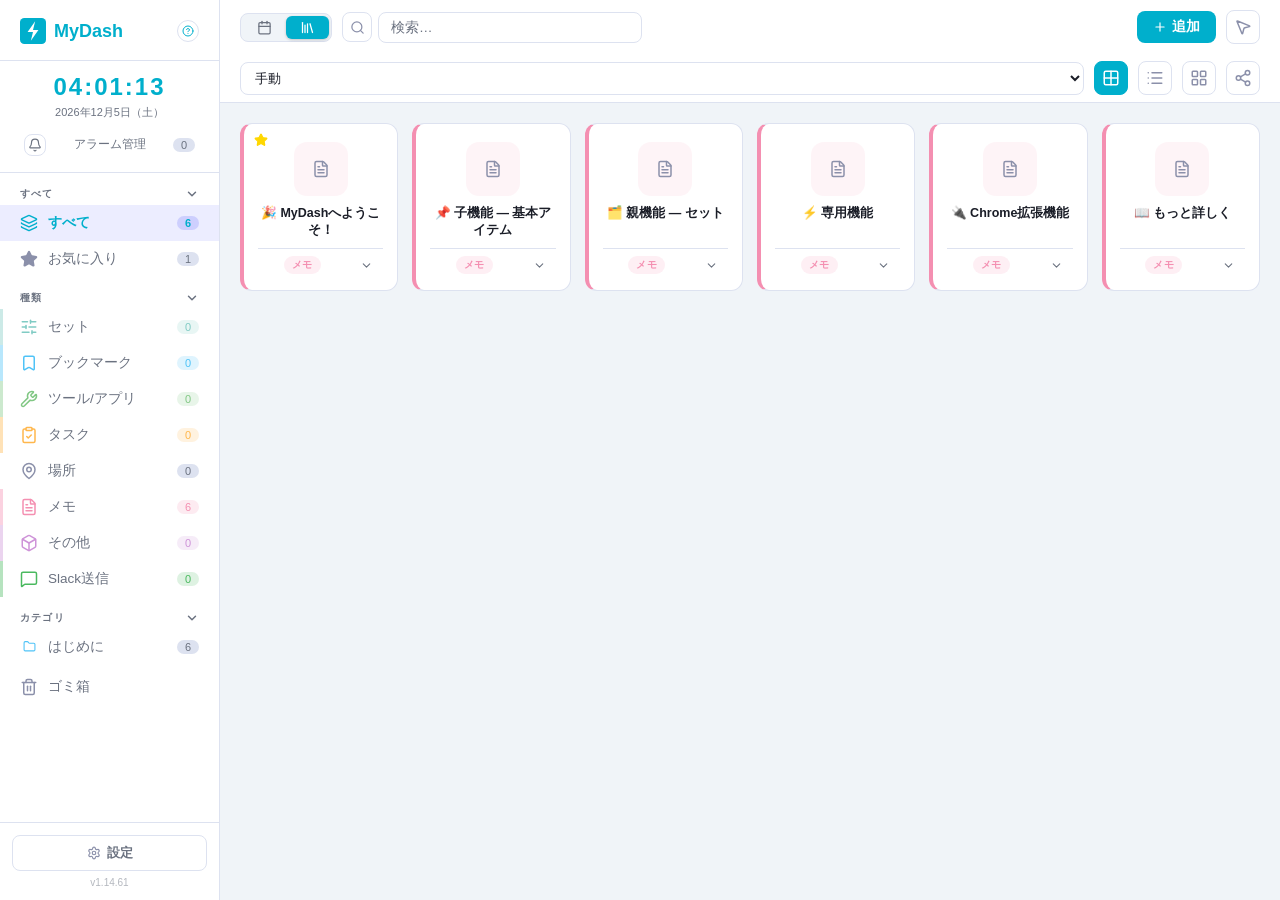
<file: mydash.html>
<!DOCTYPE html>
<html lang="ja">
<head>
<meta charset="UTF-8">
<meta name="viewport" content="width=device-width, initial-scale=1.0, maximum-scale=1.0, user-scalable=no">
<title>MyDash</title>
<link rel="icon" href="data:image/svg+xml,<svg xmlns='http://www.w3.org/2000/svg' viewBox='0 0 24 24'><rect width='24' height='24' rx='4' fill='%2300afcc'/><path d='M14 3L7 13h5l-2 8 7-10h-5z' fill='white'/></svg>">
<link rel="apple-touch-icon" id="apple-touch-icon-link">
<meta name="mobile-web-app-capable" content="yes">
<meta name="apple-mobile-web-app-capable" content="yes">
<meta name="apple-mobile-web-app-title" content="MyDash">
<script>
(function(){
  const c = document.createElement('canvas');
  c.width = c.height = 180;
  const ctx = c.getContext('2d');
  const r = 30;
  ctx.beginPath();
  ctx.moveTo(r, 0); ctx.lineTo(180 - r, 0); ctx.arcTo(180, 0, 180, r, r);
  ctx.lineTo(180, 180 - r); ctx.arcTo(180, 180, 180 - r, 180, r);
  ctx.lineTo(r, 180); ctx.arcTo(0, 180, 0, 180 - r, r);
  ctx.lineTo(0, r); ctx.arcTo(0, 0, r, 0, r);
  ctx.closePath();
  ctx.fillStyle = '#00afcc';
  ctx.fill();
  ctx.fillStyle = 'white';
  ctx.beginPath();
  // M14 3L7 13h5l-2 8 7-10h-5z を7.5倍スケール
  ctx.moveTo(105, 22);
  ctx.lineTo(52, 97);
  ctx.lineTo(90, 97);
  ctx.lineTo(75, 157);
  ctx.lineTo(128, 82);
  ctx.lineTo(90, 82);
  ctx.closePath();
  ctx.fill();
  document.getElementById('apple-touch-icon-link').href = c.toDataURL('image/png');
})();
</script>
<link rel="stylesheet" href="icons.css">
<style>
:root {
  --bg: #0f1117;
  --sidebar-bg: #1a1d27;
  --card-bg: #1e2130;
  --card-hover: #252840;
  --border: #2d3250;
  --text: #e8eaf6;
  --text-muted: #8b90aa;
  --accent: #00afcc;
  --accent-hover: #00c9eb;
  --bookmark: #4fc3f7;
  --tool: #81c784;
  --task: #ffb74d;
  --memo: #f48fb1;
  --other: #ce93d8;
  --danger: #ef5350;
  --success: #66bb6a;
  --set: #80cbc4;
  --slack: #4ab95f;
  --window-session: #90a4ae;
  --place: #43a047;
  --icon-place: url('[data-uri]');
  --script: #4dd0e1;
  --icon-script: url('[data-uri]');
  --radius: 12px;
  --radius-sm: 8px;
  --icon-active: var(--accent);
  --icon-inactive: var(--text-muted);
}
body.light {
  --bg: #f0f4f8;
  --sidebar-bg: #ffffff;
  --card-bg: #ffffff;
  --card-hover: #e8edf5;
  --border: #dde2f0;
  --text: #1a1d27;
  --text-muted: #6b7280;
}
*, *::before, *::after { box-sizing: border-box; margin: 0; padding: 0; }
body {
  font-family: -apple-system, BlinkMacSystemFont, 'Segoe UI', 'Hiragino Sans', sans-serif;
  background: var(--bg);
  color: var(--text);
  display: flex;
  height: 100vh;
  height: 100dvh;
  overflow: hidden;
  overflow-x: hidden;
  overscroll-behavior: none;
  font-size: 14px;
  touch-action: manipulation;
}
::-webkit-scrollbar { width: 5px; height: 5px; }
::-webkit-scrollbar-track { background: transparent; }
::-webkit-scrollbar-thumb { background: var(--border); border-radius: 3px; }

/* ── Sidebar ──────────────────────────────── */
.sidebar {
  width: 220px;
  min-width: 220px;
  background: var(--sidebar-bg);
  border-right: 1px solid var(--border);
  display: flex;
  flex-direction: column;
  overflow-y: auto;
  overflow-x: hidden;
}
.sidebar-logo {
  padding: 18px 20px 16px;
  font-size: 18px;
  font-weight: 800;
  color: var(--accent);
  display: flex;
  align-items: center;
  gap: 8px;
  border-bottom: 1px solid var(--border);
}
.help-btn {
  margin-left: auto;
  width: 22px; height: 22px;
  border-radius: 50%;
  border: 1.5px solid var(--border);
  background: none;
  color: var(--muted);
  font-size: 12px; font-weight: 700;
  cursor: pointer;
  display: flex; align-items: center; justify-content: center;
  transition: all 0.12s;
  flex-shrink: 0; font-family: inherit;
  text-decoration: none;
}
.help-btn:hover { border-color: var(--accent); color: var(--accent); }
.sidebar-section {
  padding: 14px 20px 4px;
  font-size: 10px;
  font-weight: 700;
  color: var(--text-muted);
  text-transform: uppercase;
  letter-spacing: 1.2px;
}
.sidebar-section.collapsible {
  cursor: pointer;
  user-select: none;
  display: flex;
  align-items: center;
  justify-content: space-between;
}
.sidebar-section.collapsible:hover { color: var(--text); }
.section-chevron {
  width: 14px; height: 14px;
  flex-shrink: 0;
  transition: transform 0.2s;
  display: block;
}
.section-chevron.collapsed { transform: rotate(-90deg); }
.sidebar-item {
  display: flex;
  align-items: center;
  gap: 10px;
  padding: 9px 20px;
  cursor: pointer;
  font-size: 13.5px;
  color: var(--text-muted);
  transition: all 0.12s;
  user-select: none;
  white-space: nowrap;
}
.sidebar-item:hover { background: rgba(124,131,253,0.07); color: var(--text); }
.sidebar-item.active { background: rgba(124,131,253,0.14); color: var(--accent); font-weight: 600; }
.sidebar-item .si-icon { width: 18px; text-align: center; font-size: 15px; flex-shrink: 0; display:flex; align-items:center; justify-content:center; }
.sidebar-subitem {
  display: flex; align-items: center; gap: 6px;
  padding: 6px 20px 6px 48px;
  font-size: 12.5px; color: var(--text-muted);
  cursor: pointer; border-radius: 0;
  transition: all 0.12s; user-select: none;
}
.sidebar-subitem:hover { background: rgba(124,131,253,0.07); color: var(--text); }
.sidebar-subitem.active { color: var(--accent); font-weight: 600; }
@media (pointer: coarse) {
  /* サイドバー */
  .sidebar-item:hover { background: transparent; }
  .sidebar-subitem:hover { background: transparent; }
  /* カード */
  .list-card:hover { border-color: var(--border) !important; background: var(--card-bg) !important; }
  .grid-card:hover { border-color: var(--border) !important; background: var(--card-bg) !important; transform: none !important; box-shadow: none !important; }
  .icon-card:hover { border-color: var(--border) !important; background: var(--card-bg) !important; transform: none !important; box-shadow: none !important; }
  .list-card.selected:hover, .grid-card.selected:hover, .icon-card.selected:hover { border-color: var(--set) !important; background: rgba(38,198,218,0.08) !important; }
  /* ボタン類 */
  .action-btn:hover, .action-btn.danger:hover { border-color: var(--border) !important; color: var(--text-muted) !important; }
  .help-btn:hover { border-color: var(--border) !important; color: var(--text-muted) !important; }
  .io-btn:hover { border-color: var(--border) !important; color: var(--text) !important; }
  .view-btn:hover { border-color: var(--border) !important; color: var(--text) !important; }
  .hamburger-btn:hover { border-color: var(--border) !important; }
  .input-mode-btn:hover { border-color: var(--border) !important; color: var(--text-muted) !important; }
  .status-btn:hover { border-color: var(--border) !important; color: var(--text-muted) !important; }
  .day-btn:hover { border-color: var(--border) !important; color: var(--text-muted) !important; }
  .btn-primary:hover { background: var(--accent) !important; }
  .btn-secondary:hover { border-color: var(--border) !important; }
  .btn-danger:hover { background: transparent !important; }
  .modal-close:hover { background-color: transparent !important; }
  .launch-btn:hover { opacity: 1 !important; }
  .type-add-btn:hover { opacity: 0 !important; background: transparent !important; }
  /* カード内 */
  .card-expand-btn:hover { color: var(--text-muted) !important; background: transparent !important; }
  .status-clickable:hover { outline: none !important; }
  .type-option:hover { border-color: var(--border) !important; color: var(--text) !important; }
  /* テキスト・メモ */
  .memo-toggle:hover { text-decoration: none !important; }
  .memo-body a:hover, .card-expand-body a:hover { text-decoration: none !important; }
  .memo-map-link:hover { background: transparent !important; }
  .memo-map-embed-label:hover { background: transparent !important; }
  /* タグ */
  .tag-remove:hover, .filter-tag-remove:hover { color: var(--text-muted) !important; }
  .tag-dropdown-item:hover { background: transparent !important; color: var(--text) !important; }
  /* コンテキストメニュー */
  .ctx-item:hover { background: transparent !important; }
}
.cat-dot { display:inline-block; width:10px; height:10px; border-radius:50%; flex-shrink:0; }
.cat-dot-unset { background:transparent !important; border:2px solid var(--text-muted); }

/* ── カテゴリセクションヘッダー ── */
.cat-section { width: 100%; }
.cat-section + .cat-section { margin-top: 24px; }
.cat-section-header {
  display: flex; align-items: center; gap: 8px;
  font-size: 11.5px; font-weight: 700; color: var(--text-muted);
  padding: 4px 2px 8px;
  border-bottom: 1px solid var(--border);
  text-transform: uppercase; letter-spacing: 0.8px;
}
.cat-section .grid-view { margin-top: 10px; }
.cat-section .list-view { margin-top: 6px; }
.cat-section .icon-view { margin-top: 10px; }
.si-label { overflow: hidden; text-overflow: ellipsis; flex: 1; }
.cat-rename-btn { display:none; background:none; border:none; cursor:pointer; font-size:11px; padding:0 2px; color:var(--text-muted); flex-shrink:0; line-height:1; }
/* ── Quick Search ─────────────────────────── */
#quick-search-modal { display:none; }
#quick-search-modal.open { display:flex; }
.qs-item { display:flex; align-items:center; gap:10px; padding:8px 12px; border-radius:8px; cursor:pointer; }
.qs-item:hover, .qs-item.qs-active { background:rgba(124,131,253,0.12); }
.qs-item-icon { width:28px; height:28px; border-radius:8px; display:flex; align-items:center; justify-content:center; font-size:16px; flex-shrink:0; }
.qs-item-icon img { width:16px; height:16px; object-fit:contain; border-radius:3px; }
.qs-item-icon .app-icon { width:16px; height:16px; }
.qs-item-title { font-size:13.5px; flex:1; min-width:0; overflow:hidden; text-overflow:ellipsis; white-space:nowrap; }
.qs-item-type { font-size:11px; color:var(--text-muted); flex-shrink:0; }
kbd.sc-key { background:var(--border); color:var(--text); border-radius:5px; padding:2px 7px; font-size:12px; font-family:inherit; white-space:nowrap; }
/* ── Shortcuts Modal ──────────────────────── */
#shortcuts-modal { display:none; }
#shortcuts-modal.open { display:flex; }
.sidebar-item:hover .cat-rename-btn { display:inline; }
.type-add-btn { display:none; background:none; border:none; cursor:pointer; font-size:15px; padding:0 3px; color:var(--text-muted); flex-shrink:0; line-height:1; opacity:0.7; border-radius:4px; }
.type-add-btn:hover { opacity:1; color:var(--accent); background:rgba(124,131,253,0.15); }
.sidebar-item:hover .type-add-btn { display:inline-flex; align-items:center; justify-content:center; }
.count-badge {
  margin-left: auto;
  background: var(--border);
  color: var(--text-muted);
  font-size: 11px;
  padding: 1px 7px;
  border-radius: 10px;
  min-width: 22px;
  text-align: center;
  flex-shrink: 0;
}
.sidebar-item.active .count-badge { background: rgba(124,131,253,0.28); color: var(--accent); }
.due-alert-badge { background: rgba(239,83,80,0.18); color: var(--danger); font-size: 11px; padding: 1px 7px; border-radius: 10px; min-width: 22px; text-align: center; flex-shrink: 0; font-weight: 700; }
.sidebar-item.drop-target { background: rgba(124,131,253,0.22) !important; color: var(--accent) !important; border-left: 2px solid var(--accent); }
.sidebar-footer {
  margin-top: auto;
  border-top: 1px solid var(--border);
  padding: 12px;
  display: flex;
  flex-direction: column;
  gap: 6px;
}
.io-btn {
  background: var(--card-bg);
  border: 1px solid var(--border);
  border-radius: var(--radius-sm);
  color: var(--text-muted);
  padding: 8px 10px;
  cursor: pointer;
  font-size: 12.5px;
  display: flex;
  align-items: center;
  justify-content: center;
  gap: 6px;
  transition: all 0.12s;
  text-align: center;
  font-family: inherit;
}
.io-btn:hover { border-color: var(--accent); color: var(--text); }
.settings-section-title { font-size:11px;font-weight:700;color:var(--text-muted);text-transform:uppercase;letter-spacing:1px;margin-bottom:8px; }
.settings-section-body { display:flex;flex-direction:column;gap:8px; }
.list-card.drag-insert-before  { box-shadow: inset 0  3px 0 var(--accent) !important; }
.list-card.drag-insert-after   { box-shadow: inset 0 -3px 0 var(--accent) !important; }
.grid-card.drag-insert-before,
.icon-card.drag-insert-before  { box-shadow: inset  3px 0 0 var(--accent) !important; }
.grid-card.drag-insert-after,
.icon-card.drag-insert-after   { box-shadow: inset -3px 0 0 var(--accent) !important; }
.dragging { opacity: 0.4; }

/* ── Main ─────────────────────────────────── */
.main { flex: 1; display: flex; flex-direction: column; overflow: hidden; container-type: inline-size; }

/* ── List narrow mode ─────────────────────── */
@container (max-width: 450px) {
  .list-desc { display: none; }
  .type-badge { display: none; }
  .due-badge { display: none; }
  .list-date { display: none; }
  .list-cat { display: none; }
}

/* ── App Icons (mask-image方式) ─────────────── */
.app-icon {
  display: inline-block;
  -webkit-mask-size: contain;
  mask-size: contain;
  -webkit-mask-repeat: no-repeat;
  mask-repeat: no-repeat;
  -webkit-mask-position: center;
  mask-position: center;
  background-color: var(--icon-inactive);
  width: 18px; height: 18px;
  flex-shrink: 0;
}
.view-btn .app-icon { background-color: var(--icon-inactive); }
.view-btn.active .app-icon { background-color: white; }
.hamburger-btn .app-icon { background-color: var(--icon-inactive); }
.hamburger-btn:hover .app-icon { background-color: var(--icon-active); }
.sidebar-item .app-icon { background-color: var(--icon-inactive); }
.sidebar-item.active .app-icon { background-color: var(--icon-active); }
.sidebar-item:hover .app-icon { background-color: var(--text); }
/* サイドバー種類ごとの左帯 */
.sidebar-item[data-filter="set"],
.sidebar-item[data-filter="bookmark"],
.sidebar-item[data-filter="tool"],
.sidebar-item[data-filter="task"],
.sidebar-item[data-filter="memo"],
.sidebar-item[data-filter="other"],
.sidebar-item[data-filter="slack"],
.sidebar-item[data-filter="window-session"] {
  border-left: 3px solid transparent;
  padding-left: 17px;
}
.sidebar-item[data-filter="set"]            { border-left-color: rgba(128,203,196,0.4); }
.sidebar-item[data-filter="bookmark"]       { border-left-color: rgba(79,195,247,0.4); }
.sidebar-item[data-filter="tool"]           { border-left-color: rgba(129,199,132,0.4); }
.sidebar-item[data-filter="task"]           { border-left-color: rgba(255,183,77,0.4); }
.sidebar-item[data-filter="memo"]           { border-left-color: rgba(244,143,177,0.4); }
.sidebar-item[data-filter="other"]          { border-left-color: rgba(206,147,216,0.4); }
.sidebar-item[data-filter="slack"]          { border-left-color: rgba(74,185,95,0.4); }
.sidebar-item[data-filter="window-session"] { border-left-color: rgba(144,164,174,0.4); }
.sidebar-item[data-filter="script"]         { border-left-color: rgba(77,208,225,0.4); }
/* アクティブ時は帯を濃く */
.sidebar-item[data-filter="set"].active             { border-left-color: var(--set); }
.sidebar-item[data-filter="bookmark"].active        { border-left-color: var(--bookmark); }
.sidebar-item[data-filter="tool"].active            { border-left-color: var(--tool); }
.sidebar-item[data-filter="task"].active            { border-left-color: var(--task); }
.sidebar-item[data-filter="memo"].active            { border-left-color: var(--memo); }
.sidebar-item[data-filter="other"].active           { border-left-color: var(--other); }
.sidebar-item[data-filter="slack"].active           { border-left-color: var(--slack); }
.sidebar-item[data-filter="window-session"].active  { border-left-color: var(--window-session); }
.sidebar-item[data-filter="script"].active          { border-left-color: var(--script); }
/* サイドバー種類ごとのタイプカラー（非アクティブ・非ホバー時） */
.sidebar-item[data-filter="set"]:not(.active):not(:hover)            .app-icon { background-color: var(--set); }
.sidebar-item[data-filter="bookmark"]:not(.active):not(:hover)       .app-icon { background-color: var(--bookmark); }
.sidebar-item[data-filter="tool"]:not(.active):not(:hover)           .app-icon { background-color: var(--tool); }
.sidebar-item[data-filter="task"]:not(.active):not(:hover)           .app-icon { background-color: var(--task); }
.sidebar-item[data-filter="memo"]:not(.active):not(:hover)           .app-icon { background-color: var(--memo); }
.sidebar-item[data-filter="other"]:not(.active):not(:hover)          .app-icon { background-color: var(--other); }
.sidebar-item[data-filter="slack"]:not(.active):not(:hover)          .app-icon { background-color: var(--slack); }
.sidebar-item[data-filter="window-session"]:not(.active):not(:hover) .app-icon { background-color: var(--window-session); }
.sidebar-item[data-filter="script"]:not(.active):not(:hover)         .app-icon { background-color: var(--script); }
/* カウントバッジをタイプカラーに */
.sidebar-item[data-filter="set"]            .count-badge { background: rgba(128,203,196,0.18); color: var(--set); }
.sidebar-item[data-filter="bookmark"]       .count-badge { background: rgba(79,195,247,0.18);  color: var(--bookmark); }
.sidebar-item[data-filter="tool"]           .count-badge { background: rgba(129,199,132,0.18); color: var(--tool); }
.sidebar-item[data-filter="task"]           .count-badge { background: rgba(255,183,77,0.18);  color: var(--task); }
.sidebar-item[data-filter="memo"]           .count-badge { background: rgba(244,143,177,0.18); color: var(--memo); }
.sidebar-item[data-filter="other"]          .count-badge { background: rgba(206,147,216,0.18); color: var(--other); }
.sidebar-item[data-filter="slack"]          .count-badge { background: rgba(74,185,95,0.18);   color: var(--slack); }
.sidebar-item[data-filter="window-session"] .count-badge { background: rgba(144,164,174,0.18); color: var(--window-session); }
.sidebar-item[data-filter="script"]         .count-badge { background: rgba(77,208,225,0.18);  color: var(--script); }
.action-btn .app-icon { background-color: var(--text-muted); width:15px; height:15px; }
.action-btn:hover .app-icon { background-color: var(--text); }
.action-btn.danger:hover .app-icon { background-color: var(--danger); }

/* ── Toolbar ──────────────────────────────── */
.toolbar {
  padding: 10px 20px;
  display: flex;
  align-items: center;
  gap: 10px;
  border-bottom: 1px solid var(--border);
  background: var(--sidebar-bg);
  flex-shrink: 0;
}
.toolbar-row2 {
  padding: 7px 20px;
  border-top: none;
}
.toolbar-row2 .sort-select { flex: 1; }
.toolbar:not(.toolbar-row2) {
  border-bottom: none;
}
.toolbar-title {
  font-size: 16px;
  font-weight: 700;
  min-width: 80px;
  white-space: nowrap;
}
.main-tabs {
  display: flex; gap: 0; align-items: center;
  background: var(--bg); border: 1px solid var(--border);
  border-radius: var(--radius-sm); padding: 2px;
}
.main-tab {
  padding: 4px 14px; border-radius: calc(var(--radius-sm) - 2px);
  border: none; background: none; cursor: pointer;
  font-size: 13px; font-weight: 600; color: var(--text-muted);
  font-family: inherit; transition: all 0.15s; white-space: nowrap;
}
.main-tab:hover { color: var(--text); background: var(--hover); }
.main-tab.active { background: var(--accent); color: #fff; box-shadow: 0 1px 3px rgba(0,0,0,0.2); }

/* ── 今日ビュー ────────────────────────── */
.today-view { padding: 16px 20px; max-width: 800px; }
.today-view-header { font-size: 13px; color: var(--text-muted); margin-bottom: 14px; }
.today-allday { margin-bottom: 16px; }
.today-allday-label {
  font-size: 10.5px; font-weight: 700; color: var(--text-muted);
  text-transform: uppercase; letter-spacing: 1px; margin-bottom: 6px;
}
.today-allday-items { display: flex; flex-direction: column; gap: 5px; }
.today-allday-card {
  display: flex; align-items: center; gap: 10px;
  background: var(--card-bg); border: 1px solid var(--border);
  border-radius: var(--radius); padding: 8px 12px; cursor: pointer;
  transition: border-color 0.15s;
}
.today-allday-card:hover { border-color: var(--accent); }
.today-allday-card.done { opacity: 0.45; }
.today-timeline { display: flex; flex-direction: column; gap: 0; }
.today-timeline-label {
  font-size: 10.5px; font-weight: 700; color: var(--text-muted);
  text-transform: uppercase; letter-spacing: 1px; margin-bottom: 8px;
}
.today-slot {
  display: flex; gap: 12px; align-items: flex-start;
  min-height: 52px; position: relative;
}
.today-slot::before {
  content: ''; position: absolute; left: 44px; top: 24px;
  bottom: -4px; width: 1px; background: var(--border);
}
.today-slot:last-child::before { display: none; }
.today-time {
  width: 44px; font-size: 11px; color: var(--text-muted);
  padding-top: 4px; flex-shrink: 0; text-align: right;
}
.today-event-card {
  flex: 1; background: var(--card-bg); border: 1px solid var(--border);
  border-radius: var(--radius); padding: 8px 12px; margin-bottom: 6px;
  display: flex; align-items: center; gap: 10px; cursor: pointer;
  transition: border-color 0.15s; border-left: 3px solid var(--set);
}
.today-event-card:hover { border-color: var(--accent); }
.today-event-card.today-task { border-left-color: var(--task); }
.today-event-title { flex: 1; font-size: 13px; font-weight: 600; overflow: hidden; text-overflow: ellipsis; white-space: nowrap; }
.today-event-time { font-size: 11px; color: var(--text-muted); flex-shrink: 0; }
.today-empty { padding: 40px 0; text-align: center; color: var(--text-muted); font-size: 13px; }
.today-nav { display: flex; align-items: center; gap: 8px; margin-bottom: 14px; }
.today-nav-btn {
  background: none; border: 1px solid var(--border); border-radius: var(--radius-sm);
  color: var(--text-muted); cursor: pointer; font-size: 20px; line-height: 1;
  width: 30px; height: 30px; display: flex; align-items: center; justify-content: center;
  transition: all 0.12s; flex-shrink: 0;
}
.today-nav-btn:hover { border-color: var(--accent); color: var(--accent); }
.today-nav-date {
  font-size: 15px; font-weight: 700; cursor: pointer; position: relative;
  display: flex; align-items: center; gap: 6px; flex: 1;
  border-radius: var(--radius-sm); padding: 3px 8px;
  transition: background 0.12s;
}
.today-nav-date:hover { background: var(--hover); }
.today-badge {
  font-size: 10px; font-weight: 700; background: var(--accent);
  color: #fff; border-radius: 4px; padding: 1px 6px;
}
.today-nav-today {
  background: none; border: 1px solid var(--border); border-radius: var(--radius-sm);
  color: var(--text-muted); cursor: pointer; font-size: 11px; padding: 3px 10px;
  font-family: inherit; transition: all 0.12s;
}
.today-nav-today:hover { border-color: var(--accent); color: var(--accent); }
.date-picker-btn {
  display: inline-flex; align-items: center; gap: 6px; position: relative;
  background: var(--card-bg); border: 1px solid var(--border); border-radius: var(--radius-sm);
  padding: 7px 12px; cursor: pointer; font-size: 13px; color: var(--text);
  transition: border-color 0.12s; font-family: inherit; white-space: nowrap;
}
.date-picker-btn:hover { border-color: var(--accent); }
.date-picker-btn input[type="date"] {
  position: absolute; inset: 0; opacity: 0; width: 100%; height: 100%;
  cursor: pointer; border: none; background: none;
}

/* ── タイムライングリッド ─────────────────── */
.tl-wrap { overflow-y: auto; padding-bottom: 24px; }
.tl-grid { position: relative; }
.tl-hour-row { position: absolute; left: 0; right: 0; display: flex; align-items: flex-start; pointer-events: none; }
.tl-hour-label { width: 48px; text-align: right; font-size: 10px; color: var(--text-muted); padding-right: 10px; margin-top: -6px; flex-shrink: 0; }
.tl-hour-line { flex: 1; height: 1px; background: var(--border); }
.tl-half-row { position: absolute; right: 0; height: 1px; background: var(--border); opacity: 0.35; left: 48px; pointer-events: none; }
.tl-now-line { position: absolute; right: 0; left: 42px; height: 2px; background: #ef5350; z-index: 10; pointer-events: none; }
.tl-now-dot { position: absolute; left: 36px; width: 12px; height: 12px; border-radius: 50%; background: #ef5350; z-index: 11; pointer-events: none; margin-top: -5px; }
.tl-events-area { position: absolute; top: 0; bottom: 0; left: 56px; right: 0; }
.tl-event-block {
  position: absolute; left: 0; right: 6px;
  border-radius: 7px; padding: 5px 10px; cursor: pointer;
  min-height: 28px; display: flex; align-items: center; gap: 8px;
  overflow: hidden; z-index: 5;
  border-left: 3px solid var(--set);
  background: rgba(128,203,196,0.15);
  backdrop-filter: blur(2px);
  transition: filter 0.12s;
}
.tl-event-block:hover { filter: brightness(1.15); }
.tl-hide-btn { background:none;border:none;cursor:pointer;color:var(--text-muted);padding:2px 3px;opacity:0;flex-shrink:0;display:flex;align-items:center;transition:opacity 0.15s; }
.tl-event-block:hover .tl-hide-btn, .today-allday-card:hover .tl-hide-btn { opacity:1; }
.tl-hide-btn.is-hidden { opacity:0.8; }
.tl-event-block .tl-ev-title { font-size: 12px; font-weight: 600; flex: 1; overflow: hidden; text-overflow: ellipsis; white-space: nowrap; }
.tl-event-block .tl-ev-sub { font-size: 10px; color: var(--text-muted); flex-shrink: 0; }
.input-mode-wrap { display: flex; align-items: center; gap: 6px; flex: 1; max-width: 300px; }
.input-mode-btn {
  width: 30px; height: 30px; border-radius: var(--radius-sm);
  border: 1px solid var(--border); background: var(--card-bg);
  color: var(--text-muted); font-size: 15px; cursor: pointer;
  display: flex; align-items: center; justify-content: center;
  flex-shrink: 0; transition: all 0.12s; font-family: inherit;
}
.input-mode-btn:hover { border-color: var(--accent); color: var(--accent); }
.input-mode-btn.mode-memo { border-color: var(--memo); color: var(--memo); background: rgba(244,143,177,0.08); }
.input-mode-btn.mode-task { border-color: var(--task); color: var(--task); background: rgba(255,183,77,0.08); }
.search-wrap { flex: 1; position: relative; }
.search-wrap input {
  width: 100%;
  background: var(--card-bg);
  border: 1px solid var(--border);
  border-radius: var(--radius-sm);
  padding: 7px 12px;
  color: var(--text);
  font-size: 13.5px;
  outline: none;
  transition: border-color 0.12s;
  font-family: inherit;
}
.search-wrap input:focus { border-color: var(--accent); }
.search-wrap input::placeholder { color: var(--text-muted); }
.sort-select {
  background: var(--card-bg);
  border: 1px solid var(--border);
  border-radius: var(--radius-sm);
  color: var(--text);
  padding: 7px 10px;
  font-size: 13px;
  outline: none;
  cursor: pointer;
  font-family: inherit;
}
.view-btn {
  background: var(--card-bg);
  border: 1px solid var(--border);
  border-radius: var(--radius-sm);
  color: var(--text-muted);
  width: 34px; height: 34px;
  cursor: pointer;
  font-size: 16px;
  display: flex; align-items: center; justify-content: center;
  transition: all 0.12s;
}
.view-btn:hover { border-color: var(--accent); color: var(--text); }
.view-btn.active { background: var(--accent); border-color: var(--accent); color: white; }
.add-btn {
  margin-left: auto;
  background: var(--accent);
  border: none;
  border-radius: var(--radius-sm);
  color: white;
  padding: 7px 16px;
  cursor: pointer;
  font-size: 14px;
  font-weight: 700;
  display: flex; align-items: center; gap: 5px;
  transition: background 0.12s;
  white-space: nowrap;
  font-family: inherit;
}
.add-btn:hover { background: var(--accent-hover); }
.slack-ch-item {
  display: flex; align-items: center; gap: 8px;
  padding: 7px 10px; border-radius: 6px;
  border: 1px solid var(--border); cursor: pointer; transition: all 0.1s;
}
.slack-ch-item:hover { background: var(--hover); }
.slack-ch-item.active { border-color: var(--slack); background: rgba(74,185,95,0.12); }
.slack-ch-item .ch-name { font-size: 13px; font-weight: 600; flex-shrink: 0; }
.slack-ch-item .ch-url { font-size: 11px; color: var(--text-muted); overflow: hidden; text-overflow: ellipsis; white-space: nowrap; flex: 1; min-width: 0; }

/* ── Content ──────────────────────────────── */
.content { flex: 1; overflow-y: auto; padding: 20px; }

/* Grid */
.grid-view {
  display: grid;
  grid-template-columns: repeat(auto-fill, minmax(150px, 1fr));
  gap: 14px;
}
.grid-card {
  background: var(--card-bg);
  border: 1px solid var(--border);
  border-radius: var(--radius);
  padding: 18px 14px 14px;
  display: flex; flex-direction: column; align-items: center; gap: 9px;
  cursor: pointer;
  transition: all 0.14s;
  position: relative; text-align: center;
  user-select: none;
  min-height: 130px;
  touch-action: manipulation;
}
.grid-card.selected, .list-card.selected, .icon-card.selected,
.grid-card.selected:hover, .list-card.selected:hover, .icon-card.selected:hover {
  border-color: var(--set); background: rgba(38,198,218,0.08);
}
.grid-card:hover {
  border-color: var(--accent);
  background: var(--card-hover);
  transform: translateY(-2px);
  box-shadow: 0 6px 24px rgba(0,0,0,0.35);
}
.card-icon {
  width: 54px; height: 54px;
  border-radius: 13px;
  display: flex; align-items: center; justify-content: center;
  font-size: 28px;
  overflow: hidden; flex-shrink: 0;
}
.card-icon img { width: 100%; height: 100%; object-fit: contain; }
.card-title {
  font-size: 12.5px; font-weight: 600; color: var(--text);
  word-break: break-word; line-height: 1.35; width: 100%;
}
.card-date { font-size: 10.5px; color: var(--text-muted); }
.card-actions {
  position: absolute; top: 7px; right: 7px;
  display: none; gap: 4px;
}
.grid-card:hover .card-actions { display: flex; }

/* List */
.list-view { display: flex; flex-direction: column; gap: 5px; }
.list-card {
  background: var(--card-bg);
  border: 1px solid var(--border);
  border-radius: var(--radius-sm);
  padding: 10px 14px;
  display: flex; align-items: center; gap: 12px;
  cursor: pointer;
  transition: all 0.12s;
  overflow: hidden;
  position: relative;
  touch-action: manipulation;
}
.item-hidden { opacity: 0.4; }
.grid-card.item-hidden, .list-card.item-hidden {
  border-top-style: dashed !important;
  border-right-style: dashed !important;
  border-bottom-style: dashed !important;
}
.item-hidden .icon-card {
  border-right-style: dashed !important;
  border-bottom-style: dashed !important;
  border-left-style: dashed !important;
}
.list-card:hover { border-color: var(--accent); background: var(--card-hover); }
.nv-item:hover .nv-rect { fill-opacity: 0.45; }
.list-icon {
  width: 36px; height: 36px;
  border-radius: 9px;
  display: flex; align-items: center; justify-content: center;
  font-size: 19px; flex-shrink: 0; overflow: hidden;
}
.list-icon img { width: 100%; height: 100%; object-fit: contain; }
.list-info { flex: 1; min-width: 0; }
.list-title { font-size: 13.5px; font-weight: 600; white-space: nowrap; overflow: hidden; text-overflow: ellipsis; }
.list-desc { font-size: 11.5px; color: var(--text-muted); white-space: nowrap; overflow: hidden; text-overflow: ellipsis; margin-top: 1px; }
.list-meta { display: flex; align-items: center; gap: 8px; flex-shrink: 0; }
.list-date { font-size: 11.5px; color: var(--text-muted); }
.list-actions { position: absolute; top: 6px; right: 8px; display: flex; gap: 4px; opacity: 0; transition: opacity 0.12s; z-index: 2; }
.list-card:hover .list-actions { opacity: 1; }

/* Action buttons */
.action-btn {
  background: var(--bg);
  border: 1px solid var(--border);
  border-radius: 6px;
  color: var(--text-muted);
  width: 26px; height: 26px;
  cursor: pointer; font-size: 12px;
  display: flex; align-items: center; justify-content: center;
  transition: all 0.12s;
}
.action-btn:hover { border-color: var(--accent); color: var(--accent); }
.action-btn.danger:hover { border-color: var(--danger); color: var(--danger); }

/* Set membership badge */
.set-member-badge {
  display: inline-flex; align-items: center; justify-content: center;
  min-width: 16px; height: 16px; padding: 0 4px;
  border-radius: 999px;
  background: rgba(38,198,218,0.18);
  border: 1px solid rgba(38,198,218,0.35);
  color: var(--set); font-size: 10px; font-weight: 700; line-height: 1;
  cursor: pointer; vertical-align: middle; white-space: nowrap;
}
.set-member-badge:hover { background: rgba(38,198,218,0.32); }
.icon-card .set-member-badge {
  position: absolute; bottom: 3px; right: 4px;
}
.set-count-badge {
  display: inline-flex; align-items: center; justify-content: center;
  min-width: 16px; height: 16px; padding: 0 4px;
  border-radius: 999px;
  background: rgba(239,83,80,0.18);
  border: 1px solid rgba(239,83,80,0.35);
  color: #ef5350; font-size: 10px; font-weight: 700; line-height: 1;
  cursor: pointer; vertical-align: middle; white-space: nowrap;
}
.set-count-badge:hover { background: rgba(239,83,80,0.32); }
.icon-card .set-count-badge {
  position: absolute; bottom: 3px; left: 4px;
}
.grid-card .set-member-badge, .list-card .set-member-badge {
  position: absolute; bottom: 6px; right: 6px;
}
.grid-card .set-count-badge, .list-card .set-count-badge {
  position: absolute; bottom: 6px; left: 6px;
}

/* Type / Status badges */
.type-badge {
  font-size: 10px; padding: 2px 8px; border-radius: 10px;
  font-weight: 700; text-transform: uppercase; letter-spacing: 0.4px;
  white-space: nowrap;
}
.status-badge {
  font-size: 10px; padding: 2px 8px; border-radius: 10px;
  font-weight: 700; white-space: nowrap;
}
.type-bookmark { color: var(--bookmark); background: rgba(79,195,247,0.14); }
.type-tool     { color: var(--tool);     background: rgba(129,199,132,0.14); }
.type-task     { color: var(--task);     background: rgba(255,183,77,0.14); }
.type-memo     { color: var(--memo);     background: rgba(244,143,177,0.14); }
.type-other    { color: var(--other);    background: rgba(206,147,216,0.14); }
.type-set      { color: var(--set);      background: rgba(128,203,196,0.14); }
.type-slack           { color: var(--slack);          background: rgba(74,185,95,0.14); }
.type-window-session  { color: var(--window-session); background: rgba(144,164,174,0.14); }
.type-place           { color: var(--place);          background: rgba(67,160,71,0.14); }
.type-script          { color: var(--script);         background: rgba(77,208,225,0.14); }
.icon-bg-bookmark { background: rgba(79,195,247,0.10); }
.icon-bg-tool     { background: rgba(129,199,132,0.10); }
.icon-bg-task     { background: rgba(255,183,77,0.10); }
.icon-bg-memo     { background: rgba(244,143,177,0.10); }
.icon-bg-other    { background: rgba(206,147,216,0.10); }
.icon-bg-set      { background: rgba(128,203,196,0.10); }
.icon-bg-slack           { background: rgba(74,185,95,0.10); }
.icon-bg-window-session  { background: rgba(144,164,174,0.10); }
.icon-bg-place           { background: rgba(67,160,71,0.10); }
.status-todo  { background: rgba(139,144,170,0.18); color: var(--text-muted); }
.status-doing { background: rgba(255,183,77,0.18);  color: var(--task); }
.status-done  { background: rgba(102,187,106,0.18); color: var(--success); }
.priority-high   { color: var(--danger); font-size: 13px; }
.priority-medium { color: var(--task);   font-size: 13px; }
.priority-low    { color: #66bb6a; font-size: 13px; }

/* Empty */
.empty-state { text-align: center; padding: 80px 20px; color: var(--text-muted); }
.empty-state .ei { font-size: 60px; margin-bottom: 14px; }
.empty-state h3 { font-size: 17px; margin-bottom: 6px; color: var(--text); }

/* ── Modal ────────────────────────────────── */
.modal-overlay {
  position: fixed; inset: 0;
  background: rgba(0,0,0,0.72);
  display: flex; align-items: center; justify-content: center;
  z-index: 1000;
  backdrop-filter: blur(4px);
  padding: 20px;
}
.modal {
  background: var(--sidebar-bg);
  border: 1px solid var(--border);
  border-radius: 16px;
  width: 100%; max-width: 520px;
  max-height: 92vh;
  display: flex; flex-direction: column;
  box-shadow: 0 24px 64px rgba(0,0,0,0.55);
}
.modal-header {
  padding: 18px 22px 14px;
  border-bottom: 1px solid var(--border);
  display: flex; align-items: center; justify-content: space-between;
  flex-shrink: 0;
}
.modal-title { font-size: 17px; font-weight: 700; }
.modal-close {
  background: none; border: none; color: var(--text-muted);
  cursor: pointer; font-size: 0;
  width: 30px; height: 30px;
  display: flex; align-items: center; justify-content: center;
  border-radius: 6px; transition: all 0.12s;
  -webkit-mask-image: var(--icon-close); mask-image: var(--icon-close);
  -webkit-mask-size: 14px; mask-size: 14px;
  -webkit-mask-repeat: no-repeat; mask-repeat: no-repeat;
  -webkit-mask-position: center; mask-position: center;
  background-color: var(--text-muted);
}
.modal-close:hover { background-color: var(--text); }
.modal-body { padding: 18px 22px; display: flex; flex-direction: column; gap: 14px; flex: 1; min-height: 0; overflow-y: auto; }
.modal-footer {
  padding: 14px 22px;
  border-top: 1px solid var(--border);
  display: flex; gap: 8px; justify-content: flex-end;
  flex-shrink: 0;
}

/* Form */
.form-group { display: flex; flex-direction: column; gap: 5px; }
.form-label { font-size: 12px; font-weight: 700; color: var(--text-muted); text-transform: uppercase; letter-spacing: 0.5px; }
.form-input, .form-select, .form-textarea {
  background: var(--card-bg);
  border: 1px solid var(--border);
  border-radius: var(--radius-sm);
  padding: 8px 11px;
  color: var(--text);
  font-size: 13.5px;
  outline: none;
  transition: border-color 0.12s;
  font-family: inherit;
}
.form-input:focus, .form-select:focus, .form-textarea:focus { border-color: var(--accent); }
.form-input::placeholder, .form-textarea::placeholder { color: var(--text-muted); }
.form-textarea { resize: vertical; min-height: 74px; }
.form-select { cursor: pointer; }
.form-row { display: flex; gap: 10px; }
.form-row .form-group { flex: 1; }

/* Type selector */
.type-selector { display: flex; gap: 6px; flex-wrap: wrap; }
.type-option {
  flex: 1; min-width: 72px;
  padding: 8px 6px;
  border: 1.5px solid var(--border);
  border-radius: var(--radius-sm);
  cursor: pointer; text-align: center;
  font-size: 11.5px; font-weight: 600;
  transition: all 0.12s;
  display: flex; flex-direction: column; align-items: center; gap: 4px;
  color: var(--text-muted);
  user-select: none;
}
.type-option:hover { border-color: var(--accent); color: var(--text); }
.type-option.selected { background: rgba(124,131,253,0.14); border-color: var(--accent); color: var(--text); }
.type-option .to-icon { font-size: 18px; display:flex; align-items:center; justify-content:center; width:20px; height:20px; }
.type-option .app-icon { background-color: var(--icon-inactive); }
.type-option.selected .app-icon { background-color: var(--icon-active); }

/* Icon row */
.icon-row { display: flex; align-items: center; gap: 12px; }
.icon-preview {
  width: 52px; height: 52px; border-radius: 12px;
  border: 1.5px solid var(--border);
  display: flex; align-items: center; justify-content: center;
  font-size: 27px; flex-shrink: 0; overflow: hidden;
  background: var(--card-bg);
}
.icon-preview img { width: 100%; height: 100%; object-fit: contain; }
.icon-inputs { flex: 1; display: flex; flex-direction: column; gap: 5px; }
.pi-preview { width:32px;height:32px;border-radius:8px;border:1.5px solid var(--border);display:flex;align-items:center;justify-content:center;font-size:16px;flex-shrink:0;overflow:hidden;background:var(--card-bg); }
.pi-preview img { width:100%;height:100%;object-fit:contain; }
.icon-hint { font-size: 11px; color: var(--text-muted); }

/* Tags */
.tags-wrap { display: flex; flex-wrap: wrap; gap: 5px; margin-top: 4px; }
.tag {
  background: var(--border); color: var(--text-muted);
  border-radius: 20px; padding: 2px 10px; font-size: 12px;
  display: flex; align-items: center; gap: 4px;
}
.tag-remove { cursor: pointer; font-size: 14px; line-height: 1; }
.tag-remove:hover { color: var(--danger); }

/* Card tag chips */
.card-tags { display:flex; flex-wrap:wrap; gap:4px; margin-top:4px; }
.card-tag {
  color: var(--accent); font-size: 11px; cursor: pointer; opacity: 0.7;
  transition: opacity 0.12s;
}
.card-tag:hover { opacity: 1; }

/* Trash Modal */
.trash-item {
  display: flex; align-items: flex-start; gap: 10px;
  padding: 10px 0; border-bottom: 1px solid var(--border);
}
.trash-item:last-child { border-bottom: none; }
.trash-item-info { flex: 1; min-width: 0; }
.trash-item-title { font-size: 13px; font-weight: 600; color: var(--text); margin-bottom: 2px; white-space: nowrap; overflow: hidden; text-overflow: ellipsis; }
.trash-item-meta { font-size: 11px; color: var(--text-muted); }
.trash-item-expire { font-size: 11px; color: var(--danger); margin-top: 2px; }
.trash-item-actions { display: flex; gap: 6px; flex-shrink: 0; align-items: center; }
.trash-restore-btn {
  background: var(--accent); color: #fff; border: none; border-radius: var(--radius-sm);
  padding: 3px 10px; font-size: 12px; cursor: pointer; font-family: inherit; white-space: nowrap;
}
.trash-restore-btn:hover { opacity: 0.85; }
.trash-purge-btn {
  background: transparent; color: var(--danger); border: 1px solid var(--danger);
  border-radius: var(--radius-sm); padding: 3px 8px; font-size: 12px; cursor: pointer; font-family: inherit;
}
.trash-purge-btn:hover { background: rgba(255,80,80,0.08); }
#trash-btn { margin-top: 4px; }
#trash-btn .si-icon { color: var(--text-muted); }
#tag-list .sidebar-item { font-size: 12.5px; padding: 7px 20px; opacity: 0.8; }
#tag-list .sidebar-item:hover { opacity: 1; }
#tag-list .sidebar-item.active { opacity: 1; }

/* Buttons */
.btn-primary {
  background: var(--accent); border: none; border-radius: var(--radius-sm);
  color: white; padding: 8px 20px; cursor: pointer;
  font-size: 13.5px; font-weight: 700;
  transition: background 0.12s; font-family: inherit;
}
.btn-primary:hover { background: var(--accent-hover); }
.btn-secondary {
  background: var(--card-bg); border: 1px solid var(--border); border-radius: var(--radius-sm);
  color: var(--text); padding: 8px 20px; cursor: pointer;
  font-size: 13.5px; transition: all 0.12s; font-family: inherit;
}
.btn-secondary:hover { border-color: var(--accent); }
.btn-danger {
  background: transparent; border: 1px solid var(--danger); border-radius: var(--radius-sm);
  color: var(--danger); padding: 8px 20px; cursor: pointer;
  font-size: 13.5px; transition: all 0.12s; font-family: inherit;
  margin-right: auto;
}
.btn-danger:hover { background: rgba(239,83,80,0.1); }

/* Context menu */
.ctx-menu {
  position: fixed;
  background: var(--sidebar-bg); border: 1px solid var(--border);
  border-radius: var(--radius-sm); padding: 4px 0;
  z-index: 1500; min-width: 150px;
  box-shadow: 0 6px 24px rgba(0,0,0,0.45);
}
.ctx-item {
  padding: 8px 16px; font-size: 13px; cursor: pointer;
  display: flex; align-items: center; gap: 8px;
  color: var(--text); transition: background 0.1s;
}
.ctx-item:hover { background: var(--card-hover); }
.ctx-item.danger { color: var(--danger); }

/* Toast */
.toast {
  position: fixed; bottom: 20px; right: 20px;
  background: var(--card-bg); border: 1px solid var(--border);
  border-radius: var(--radius-sm); padding: 10px 18px;
  font-size: 13.5px; color: var(--text);
  box-shadow: 0 4px 20px rgba(0,0,0,0.4); z-index: 2000;
  animation: fadeUp 0.18s ease;
}
@keyframes fadeUp {
  from { transform: translateY(14px); opacity: 0; }
  to   { transform: translateY(0);    opacity: 1; }
}

/* Star button */
.star-btn {
  position: absolute; top: 7px; left: 8px;
  font-size: 15px; cursor: pointer;
  opacity: 0; transition: opacity 0.12s;
  line-height: 1; z-index: 1;
  background: none; border: none; padding: 2px;
  color: var(--text-muted);
}
.grid-card:hover .star-btn { opacity: 0.5; }
.grid-card:hover .star-btn.starred,
.star-btn.starred { opacity: 1; }
.star-btn .app-icon { background-color: var(--text-muted); }
.star-btn.starred .app-icon { background-color: #ffd700; }
.alarm-indicator, .cal-sync-indicator {
  position: absolute; top: 3px; right: 3px;
  z-index: 2; opacity: 0.85; pointer-events: none;
}
.list-star-btn {
  position: absolute; top: 6px; left: 8px; z-index: 2;
  font-size: 15px; cursor: pointer;
  transition: opacity 0.12s;
  background: none; border: none; padding: 0 2px;
  color: var(--text-muted);
}
.list-card:not(:hover) .list-star-btn:not(.starred) { opacity: 0; }
.list-card:hover .list-star-btn:not(.starred) { opacity: 0.6; }
.list-star-btn.starred { opacity: 1; }
.list-star-btn .app-icon { background-color: var(--text-muted); }
.list-star-btn.starred .app-icon { background-color: #ffd700; }
.select-mode .list-star-btn { display: none; }
.select-mode .star-btn { display: none; }

/* Keyboard hint */
.kb-hint {
  display: inline-flex; align-items: center; gap: 3px;
  font-size: 10px; color: var(--text-muted);
  background: var(--border); border-radius: 4px;
  padding: 1px 5px;
}


/* ── Set card ────────────────────────────────── */
.set-preview { font-size: 11px; color: var(--text-muted); text-align: center; line-height: 1.5; }
.launch-btn {
  background: var(--set); border: none; border-radius: var(--radius-sm);
  color: #0f1117; padding: 5px 14px; cursor: pointer;
  font-size: 12.5px; font-weight: 700; transition: opacity 0.12s;
  font-family: inherit; white-space: nowrap; flex-shrink: 0;
}
.launch-btn:hover { opacity: 0.8; }
/* ── Set modal item list ──────────────────────── */
.set-item-row {
  display: flex; align-items: center; gap: 8px;
  padding: 7px 10px; border-radius: var(--radius-sm);
  border: 1px solid var(--border); background: var(--card-bg);
  font-size: 12.5px; transition: border-color 0.12s;
}
.set-item-row:has(input:checked) { border-color: rgba(128,203,196,0.4); }
.set-item-row input[type=checkbox] { accent-color: var(--set); cursor: pointer; flex-shrink: 0; }

/* ── Due date badge ──────────────────────────── */
.due-badge {
  font-size: 11px; display: inline-flex; align-items: center; gap: 3px;
}
.due-badge.overdue { color: var(--danger); }
.due-badge.normal  { color: var(--text-muted); }

/* ── Icon-only view ──────────────────────────── */
.icon-view {
  display: grid;
  grid-template-columns: repeat(auto-fill, minmax(88px, 1fr));
  gap: 10px;
}
.icon-wrap {
  display: flex; flex-direction: column; align-items: center; gap: 5px;
}
.icon-card {
  background: var(--card-bg);
  border: 1px solid var(--border);
  border-radius: var(--radius);
  padding: 14px 8px;
  display: flex; align-items: center; justify-content: center;
  cursor: pointer; aspect-ratio: 1; width: 100%;
  transition: all 0.14s; position: relative;
  touch-action: manipulation;
}
.icon-card:hover {
  border-color: var(--accent); background: var(--card-hover);
  transform: translateY(-2px); box-shadow: 0 6px 24px rgba(0,0,0,0.35);
}
.icon-card .card-icon { width: 56px; height: 56px; border-radius: 14px; font-size: 32px; }
.icon-title {
  font-size: 11px; color: var(--text);
  text-align: center; width: 100%;
  overflow: hidden; text-overflow: ellipsis; white-space: nowrap;
}

/* ── Status clickable ──────────────────────────── */
.status-clickable { cursor: pointer; transition: all 0.12s; }
.status-clickable:hover {
  outline: 1.5px solid currentColor;
  outline-offset: 2px;
  border-radius: 10px;
}
.status-clickable::after { content: ' ↻'; font-size: 9px; opacity: 0.6; }

/* ── Memo expand ─────────────────────────────── */
.memo-body {
  font-size: 12px; color: var(--text-muted); margin-top: 3px;
  width: 100%; text-align: left; word-break: break-word; white-space: normal;
}
.memo-body a, .card-expand-body a { color: var(--accent); text-decoration: none; }
.memo-body a:visited, .card-expand-body a:visited { color: var(--text-muted); }
.memo-body a:hover, .card-expand-body a:hover { text-decoration: underline; }
.memo-body code { background: var(--border); padding: 1px 4px; border-radius: 3px; font-size: 11px; }
.memo-body strong { color: var(--text); }
.memo-body em { font-style: italic; }
.memo-body.collapsed {
  display: -webkit-box; -webkit-line-clamp: 2;
  -webkit-box-orient: vertical; overflow: hidden; white-space: normal;
}
.grid-card .memo-body.collapsed {
  -webkit-line-clamp: 3;
}
.memo-body h1, .card-expand-body h1 { font-size: 16px; font-weight: 700; color: var(--text); margin: 8px 0 2px; line-height: 1.3; }
.memo-body h2, .card-expand-body h2 { font-size: 14px; font-weight: 700; color: var(--text); margin: 6px 0 2px; line-height: 1.3; }
.memo-body h3, .card-expand-body h3 { font-size: 13px; font-weight: 600; color: var(--text); margin: 4px 0 2px; line-height: 1.3; }
.memo-body h1:first-child, .memo-body h2:first-child, .memo-body h3:first-child,
.card-expand-body h1:first-child, .card-expand-body h2:first-child, .card-expand-body h3:first-child { margin-top: 2px; }
.memo-toggle {
  font-size: 11px; color: var(--accent); cursor: pointer;
  background: none; border: none; padding: 2px 0; font-family: inherit;
}
.memo-toggle:hover { text-decoration: underline; }
.memo-cb { display: inline-flex; align-items: baseline; gap: 5px; cursor: pointer; user-select: none; padding: 1px 0; border-radius: 3px; }
.memo-cb:hover { background: var(--border); }
.memo-cb img { display: none; }
.memo-img {
  max-height: 80px; max-width: 140px; border-radius: 4px;
  vertical-align: middle; cursor: pointer; margin: 2px 2px 2px 0;
  object-fit: cover; border: 1px solid var(--border);
}
.memo-map-link {
  display: inline-flex; align-items: center; gap: 4px;
  background: rgba(0,175,204,0.1); border: 1px solid rgba(0,175,204,0.3);
  border-radius: 6px; padding: 2px 8px; color: var(--accent);
  text-decoration: none; font-size: 11px; vertical-align: middle; margin: 1px 0;
}
.memo-map-link:hover { background: rgba(0,175,204,0.2); text-decoration: none !important; }
.memo-map-embed {
  display: block; margin: 4px 0;
  border-radius: 6px; overflow: hidden;
  border: 1px solid rgba(0,175,204,0.3);
}
.memo-map-embed-label {
  display: flex; align-items: center; gap: 4px;
  padding: 4px 8px; background: rgba(0,175,204,0.1);
  color: var(--accent); font-size: 11px; text-decoration: none;
}
.memo-map-embed-label:hover { background: rgba(0,175,204,0.2); }
.memo-map-embed iframe { display: block; width: 100%; height: 150px; border: 0; }
.memo-embed-card {
  display: flex; align-items: center; gap: 8px;
  padding: 6px 10px; margin: 3px 0;
  border: 1px solid var(--border); border-radius: 6px;
  background: var(--card-bg); cursor: pointer;
  text-decoration: none; color: var(--text); font-size: 13px; line-height: 1.4;
}
.memo-embed-card:hover { background: var(--hover); text-decoration: none !important; }
.memo-embed-card .mec-icon { flex-shrink:0; width:20px; height:20px; display:flex; align-items:center; justify-content:center; font-size:14px; overflow:hidden; }
.memo-embed-card .mec-icon img { width:20px; height:20px; object-fit:contain; border-radius:3px; flex-shrink:0; }
.memo-embed-card .mec-title { flex:1; min-width:0; overflow:hidden; text-overflow:ellipsis; white-space:nowrap; font-weight:500; }
.memo-embed-card .mec-sub { font-size:11px; color:var(--text-muted); flex-shrink:0; }

/* ── Card footer & expand ────────────────────── */
.card-footer {
  display: flex; align-items: center; gap: 4px;
  width: 100%; justify-content: center; flex-wrap: wrap;
  border-top: 1px solid var(--border);
  padding-top: 6px; margin-top: auto;
}
.card-expand-btn {
  background: none; border: none;
  color: var(--text-muted); font-size: 10px;
  cursor: pointer; padding: 4px 10px; border-radius: 4px;
  transition: color 0.12s, background 0.12s;
  font-family: inherit; margin-left: auto; flex-shrink: 0;
}
.card-expand-btn:hover { color: var(--accent); background: var(--card-hover); }
.card-expand-body {
  width: 100%; font-size: 11.5px; color: var(--text-muted);
  text-align: left; border-top: 1px solid var(--border);
  padding-top: 8px; word-break: break-word;
}

/* ── Tag dropdown & filter chips ──────────────── */
.tag-dropdown {
  position: fixed; z-index: 300;
  background: var(--sidebar-bg); border: 1px solid var(--border);
  border-radius: var(--radius-sm); box-shadow: 0 4px 18px rgba(0,0,0,0.45);
  min-width: 140px; max-height: 200px; overflow-y: auto;
}
.tag-dropdown-item {
  padding: 7px 13px; font-size: 13px; cursor: pointer; color: var(--text);
}
.tag-dropdown-item:hover { background: var(--card-hover); color: var(--accent); }
.filter-tags-row {
  display: flex; flex-wrap: wrap; gap: 6px;
  padding: 8px 20px; border-bottom: 1px solid var(--border);
  background: var(--sidebar-bg);
}
.filter-tag {
  display: flex; align-items: center; gap: 3px;
  background: rgba(124,131,253,0.18); color: var(--accent);
  border-radius: 10px; padding: 2px 8px; font-size: 11.5px;
}
.filter-tag-remove { cursor: pointer; font-size: 13px; line-height: 1; }
.filter-tag-remove:hover { color: var(--danger); }


/* ── Status button group (modal) ─────────────── */
.status-btn-group { display: flex; gap: 6px; }
.status-btn {
  flex: 1; padding: 9px 4px; border: 1.5px solid var(--border);
  border-radius: var(--radius-sm); cursor: pointer; font-size: 12.5px;
  font-weight: 600; background: var(--card-bg); color: var(--text-muted);
  transition: all 0.12s; font-family: inherit;
}
.status-btn:hover { border-color: var(--accent); color: var(--text); }
.status-btn.active.s-todo  { border-color: var(--text-muted); color: var(--text-muted); background: rgba(139,144,170,0.18); }
.status-btn.active.s-doing { border-color: var(--task); color: var(--task); background: rgba(255,183,77,0.18); }
.status-btn.active.s-done  { border-color: var(--success); color: var(--success); background: rgba(102,187,106,0.18); }

/* ── Responsive: Sidebar ─────────────────────── */
.sidebar-overlay {
  display: none; position: fixed; inset: 0;
  background: rgba(0,0,0,0.5); z-index: 90;
}
.sidebar-overlay.open { display: block; }
.hamburger-btn {
  display: none; background: var(--card-bg); border: 1px solid var(--border);
  border-radius: var(--radius-sm); color: var(--text);
  width: 34px; height: 34px; cursor: pointer; font-size: 18px;
  align-items: center; justify-content: center; flex-shrink: 0;
  transition: all 0.12s;
}
.hamburger-btn:hover { border-color: var(--accent); }

@media (max-width: 768px) {
  .sidebar {
    position: fixed; left: -240px; top: 0; bottom: 0;
    z-index: 100; transition: left 0.22s ease;
  }
  .sidebar.open { left: 0; }
  .hamburger-btn { display: flex; }
  .toolbar-title { display: none; }
}

@media (max-width: 520px) {
  .add-text { display: none; }
}
body.hide-server .server-feature { display: none !important; }
body.hide-server .launch-btn { display: none !important; }

/* ── Clock Widget ────────────────────────── */
.clock-widget {
  padding: 12px 16px 10px;
  border-bottom: 1px solid var(--border);
  text-align: center;
}
.clock-time {
  font-size: 24px; font-weight: 800;
  color: var(--accent); letter-spacing: 2px;
  font-variant-numeric: tabular-nums; line-height: 1.2;
}
.clock-date { font-size: 11px; color: var(--text-muted); margin-top: 3px; }

/* ── Alarm Popup ─────────────────────────── */
.alarm-popup-overlay {
  position: fixed; inset: 0; background: rgba(0,0,0,0.65);
  z-index: 2500; display: flex; align-items: center; justify-content: center;
  backdrop-filter: blur(4px);
}
.alarm-popup {
  background: var(--sidebar-bg); border: 1px solid rgba(128,203,196,0.55);
  border-radius: 16px; padding: 28px 32px;
  max-width: 380px; width: 90%;
  box-shadow: 0 24px 64px rgba(0,0,0,0.65); text-align: center;
  animation: fadeUp 0.22s ease;
}
.alarm-popup-icon { font-size: 42px; margin-bottom: 10px; }
.alarm-popup-name { font-size: 18px; font-weight: 800; color: var(--text); margin-bottom: 5px; }
.alarm-popup-time { font-size: 12px; color: var(--text-muted); margin-bottom: 22px; }
.alarm-popup-btns { display: flex; gap: 10px; justify-content: center; }

/* ── Set Quick Panel ─────────────────────── */
.sqp-items { display: flex; flex-direction: column; gap: 4px; margin: 12px 0; }
.sqp-item {
  display: flex; align-items: center; gap: 10px;
  padding: 8px 10px; border-radius: var(--radius-sm);
  background: var(--bg); border: 1px solid var(--border);
  cursor: pointer; transition: background 0.15s;
  text-decoration: none; color: var(--text); font-size: 13px;
}
.sqp-item:hover { background: var(--hover); }
.sqp-item .sqp-icon { flex-shrink: 0; width: 20px; height: 20px; display: flex; align-items: center; justify-content: center; font-size: 16px; }
.sqp-item .sqp-icon img { width: 20px; height: 20px; object-fit: contain; border-radius: 3px; }
.tl-event-block img, .today-allday-card img { width: 20px; height: 20px; object-fit: contain; border-radius: 3px; flex-shrink: 0; }
#sqp-title img, #sqkp-title img { width: 20px; height: 20px; object-fit: contain; border-radius: 4px; }
#sqp-title .app-icon, #sqkp-title .app-icon { width: 16px; height: 16px; }
.sqp-item .sqp-icon .app-icon { width: 16px; height: 16px; }
.sqp-item .sqp-title { flex: 1; min-width: 0; overflow: hidden; text-overflow: ellipsis; white-space: nowrap; }
.sqp-item .sqp-type { font-size: 11px; color: var(--text-muted); flex-shrink: 0; }
.sqp-alarm { font-size: 12px; color: var(--text-muted); display: flex; align-items: center; gap: 5px; margin-top: 4px; }
.sqp-desc { font-size: 13px; color: var(--text-muted); margin: 8px 0 4px; white-space: pre-wrap; word-break: break-word; max-height: 80px; overflow-y: auto; }

/* ── Alarm Modal List ────────────────────── */
.alarm-list { display: flex; flex-direction: column; gap: 6px; }
.alarm-row {
  display: flex; align-items: center; gap: 10px;
  padding: 10px 12px; background: var(--card-bg);
  border: 1px solid var(--border); border-radius: var(--radius-sm); font-size: 13px;
}
.alarm-row-info { flex: 1; min-width: 0; }
.alarm-row-name { font-weight: 600; white-space: nowrap; overflow: hidden; text-overflow: ellipsis; }
.alarm-row-sched { font-size: 11px; color: var(--text-muted); margin-top: 1px; }
.alarm-toggle { position: relative; width: 38px; height: 21px; flex-shrink: 0; }
.alarm-toggle input { opacity: 0; width: 0; height: 0; }
.alarm-toggle-slider {
  position: absolute; inset: 0; background: var(--border);
  border-radius: 11px; cursor: pointer; transition: background 0.2s;
}
.alarm-toggle-slider::before {
  content: ''; position: absolute;
  width: 15px; height: 15px; top: 3px; left: 3px;
  background: white; border-radius: 50%; transition: transform 0.2s;
}
.alarm-toggle input:checked + .alarm-toggle-slider { background: var(--set); }
.alarm-toggle input:checked + .alarm-toggle-slider::before { transform: translateX(17px); }

/* ── Day Picker ──────────────────────────── */
.day-picker { display: flex; gap: 5px; flex-wrap: wrap; }
.day-btn {
  width: 36px; height: 36px; border: 1.5px solid var(--border);
  border-radius: 50%; cursor: pointer; font-size: 12px; font-weight: 600;
  background: var(--card-bg); color: var(--text-muted);
  display: flex; align-items: center; justify-content: center;
  transition: all 0.12s; font-family: inherit;
}
.day-btn:hover { border-color: var(--set); color: var(--text); }
.day-btn.selected { background: rgba(128,203,196,0.2); border-color: var(--set); color: var(--set); }
</style>
</head>
<body>

<!-- Sidebar -->
<div class="sidebar-overlay" id="sidebar-overlay" data-app-action="toggle-sidebar"></div>
<aside class="sidebar" id="sidebar">
  <div class="sidebar-logo"><svg xmlns="http://www.w3.org/2000/svg" viewBox="0 0 24 24" width="26" height="26" style="flex-shrink:0"><rect width="24" height="24" rx="4" fill="var(--accent)"/><path d="M14 3L7 13h5l-2 8 7-10h-5z" fill="white"/></svg>MyDash<a href="manual.html" target="_blank" class="help-btn" title="マニュアルを開く"><span class="app-icon" style="-webkit-mask-image:var(--icon-help-circle);mask-image:var(--icon-help-circle);background-color:currentColor;width:12px;height:12px;vertical-align:middle;display:inline-block;"></span></a></div>

  <div class="clock-widget">
    <div class="clock-time" id="clock-time">--:--:--</div>
    <div class="clock-date" id="clock-date">----年--月--日（-）</div>
    <div style="margin-top:8px">
      <div class="sidebar-item" style="padding:6px 8px;border-radius:8px;justify-content:center;gap:6px">
        <button class="input-mode-btn" id="alarm-mute-btn" data-app-action="toggle-alarm-mute" title="アラームON/OFF（集中モード）" style="width:22px;height:22px;flex-shrink:0;display:flex;align-items:center;justify-content:center"><span class="app-icon" style="-webkit-mask-image:var(--icon-bell);mask-image:var(--icon-bell);background-color:currentColor;width:14px;height:14px;vertical-align:middle;display:inline-block;"></span></button>
        <span style="font-size:12px;color:var(--text-muted);flex:1;cursor:pointer" data-app-action="go-to-alarm-filter">アラーム管理</span>
        <span class="count-badge" id="cnt-alarm" style="cursor:pointer" data-app-action="go-to-alarm-filter">0</span>
      </div>
      <div class="sidebar-item server-feature" id="widget-btn" data-app-action="open-widget" style="padding:6px 8px;border-radius:8px;justify-content:center;gap:6px;margin-top:4px">
        <span id="widget-btn-icon"><span class="app-icon" style="-webkit-mask-image:var(--icon-widget);mask-image:var(--icon-widget);background-color:currentColor;width:14px;height:14px;vertical-align:middle;display:inline-block;"></span></span>
        <span style="font-size:12px;color:var(--text-muted)" id="widget-btn-label">ウィジェット</span>
      </div>
    </div>
  </div>

  <div class="sidebar-section collapsible" data-app-action="toggle-sidebar-section" data-section="all">すべて<svg class="section-chevron" id="arrow-all" xmlns="http://www.w3.org/2000/svg" viewBox="0 0 24 24" fill="none" stroke="currentColor" stroke-width="2.5" stroke-linecap="round" stroke-linejoin="round"><polyline points="6 9 12 15 18 9"/></svg></div>
  <div id="body-section-all">
    <div class="sidebar-item active" data-filter="all">
      <span class="si-icon"><span class="app-icon" style="-webkit-mask-image:var(--icon-all);mask-image:var(--icon-all)"></span></span><span class="si-label">すべて</span>
      <span class="count-badge" id="cnt-all">0</span>
    </div>
    <div class="sidebar-item" data-filter="starred">
      <span class="si-icon"><span class="app-icon" style="-webkit-mask-image:var(--icon-star-filled);mask-image:var(--icon-star-filled)"></span></span><span class="si-label">お気に入り</span>
      <span class="count-badge" id="cnt-starred">0</span>
    </div>
  </div>

  <div class="sidebar-section collapsible" data-app-action="toggle-sidebar-section" data-section="type">種類<svg class="section-chevron" id="arrow-type" xmlns="http://www.w3.org/2000/svg" viewBox="0 0 24 24" fill="none" stroke="currentColor" stroke-width="2.5" stroke-linecap="round" stroke-linejoin="round"><polyline points="6 9 12 15 18 9"/></svg></div>
  <div id="body-section-type">
    <div class="sidebar-item" data-filter="set">
      <span class="si-icon"><span class="app-icon" style="-webkit-mask-image:var(--icon-set);mask-image:var(--icon-set)"></span></span><span class="si-label">セット</span>
      <button class="type-add-btn" data-modal-type="set" title="セット追加">＋</button>
      <span class="count-badge" id="cnt-set">0</span>
    </div>
    <div id="set-subfilter-section" style="display:none">
      <div class="sidebar-subitem" data-ssf="alarm" data-app-action="set-set-sub-filter"><span class="app-icon" style="-webkit-mask-image:var(--icon-bell);mask-image:var(--icon-bell);background-color:currentColor;width:12px;height:12px;vertical-align:middle;display:inline-block;margin-right:3px;"></span>アラームあり<span class="count-badge" id="cnt-ssf-alarm" style="margin-left:auto">0</span></div>
    </div>
    <div class="sidebar-item" data-filter="bookmark">
      <span class="si-icon"><span class="app-icon" style="-webkit-mask-image:var(--icon-bookmark);mask-image:var(--icon-bookmark)"></span></span><span class="si-label">ブックマーク</span>
      <button class="type-add-btn" data-modal-type="bookmark" title="ブックマーク追加">＋</button>
      <span class="count-badge" id="cnt-bookmark">0</span>
    </div>
    <div class="sidebar-item" data-filter="tool">
      <span class="si-icon"><span class="app-icon" style="-webkit-mask-image:var(--icon-tool);mask-image:var(--icon-tool)"></span></span><span class="si-label">ツール/アプリ</span>
      <button class="type-add-btn" data-modal-type="tool" title="ツール/アプリ追加">＋</button>
      <span class="count-badge" id="cnt-tool">0</span>
    </div>
    <div class="sidebar-item" data-filter="task">
      <span class="si-icon"><span class="app-icon" style="-webkit-mask-image:var(--icon-task);mask-image:var(--icon-task)"></span></span><span class="si-label">タスク</span>
      <button class="type-add-btn" data-modal-type="task" title="タスク追加">＋</button>
      <span class="count-badge" id="cnt-task">0</span>
    </div>
    <div id="task-subfilter-section" style="display:none">
      <div class="sidebar-subitem" data-tsf="doing"><span class="app-icon" style="-webkit-mask-image:var(--icon-lightning);mask-image:var(--icon-lightning);background-color:currentColor;width:12px;height:12px;vertical-align:middle;display:inline-block;margin-right:3px;"></span>進行中<span class="count-badge" id="cnt-tsf-doing" style="margin-left:auto">0</span></div>
      <div class="sidebar-subitem" data-tsf="todo"><span class="app-icon" style="-webkit-mask-image:var(--icon-task);mask-image:var(--icon-task);background-color:currentColor;width:12px;height:12px;vertical-align:middle;display:inline-block;margin-right:3px;"></span>未着手<span class="count-badge" id="cnt-tsf-todo" style="margin-left:auto">0</span></div>
      <div class="sidebar-subitem" data-tsf="done"><span class="app-icon" style="-webkit-mask-image:var(--icon-select);mask-image:var(--icon-select);background-color:currentColor;width:12px;height:12px;vertical-align:middle;display:inline-block;margin-right:3px;"></span>完了<span class="count-badge" id="cnt-tsf-done" style="margin-left:auto">0</span></div>
    </div>
    <div class="sidebar-item" data-filter="place">
      <span class="si-icon"><span class="app-icon" style="-webkit-mask-image:var(--icon-place);mask-image:var(--icon-place)"></span></span><span class="si-label">場所</span>
      <button class="type-add-btn" data-modal-type="place" title="場所追加">＋</button>
      <span class="count-badge" id="cnt-place">0</span>
    </div>
    <div class="sidebar-item" data-filter="memo">
      <span class="si-icon"><span class="app-icon" style="-webkit-mask-image:var(--icon-memo);mask-image:var(--icon-memo)"></span></span><span class="si-label">メモ</span>
      <button class="type-add-btn" data-modal-type="memo" title="メモ追加">＋</button>
      <span class="count-badge" id="cnt-memo">0</span>
    </div>
    <div class="sidebar-item" data-filter="other">
      <span class="si-icon"><span class="app-icon" style="-webkit-mask-image:var(--icon-box);mask-image:var(--icon-box)"></span></span><span class="si-label">その他</span>
      <button class="type-add-btn" data-modal-type="other" title="その他追加">＋</button>
      <span class="count-badge" id="cnt-other">0</span>
    </div>
    <div class="sidebar-item" data-filter="slack">
      <span class="si-icon"><span class="app-icon" style="-webkit-mask-image:var(--icon-slack);mask-image:var(--icon-slack)"></span></span><span class="si-label">Slack送信</span>
      <button class="type-add-btn" data-modal-type="slack" title="Slack送信追加">＋</button>
      <span class="count-badge" id="cnt-slack">0</span>
    </div>
    <div class="sidebar-item server-feature" data-filter="script">
      <span class="si-icon"><span class="app-icon" style="-webkit-mask-image:var(--icon-script);mask-image:var(--icon-script)"></span></span><span class="si-label">スクリプト</span>
      <button class="type-add-btn" data-modal-type="script" title="スクリプト追加">＋</button>
      <span class="count-badge" id="cnt-script">0</span>
    </div>
    <div class="sidebar-item server-feature" data-filter="window-session">
      <span class="si-icon"><span class="app-icon" style="-webkit-mask-image:var(--icon-monitor);mask-image:var(--icon-monitor)"></span></span><span class="si-label">タブセット</span>
      <span class="count-badge" id="cnt-window-session">0</span>
    </div>
  </div>

  <div class="sidebar-section collapsible" id="cat-section" style="display:none" data-app-action="toggle-sidebar-section" data-section="cat">カテゴリ<svg class="section-chevron" id="arrow-cat" xmlns="http://www.w3.org/2000/svg" viewBox="0 0 24 24" fill="none" stroke="currentColor" stroke-width="2.5" stroke-linecap="round" stroke-linejoin="round"><polyline points="6 9 12 15 18 9"/></svg></div>
  <div id="body-section-cat">
    <div id="cat-list"></div>
  </div>

  <div class="sidebar-section collapsible" id="tag-section" style="display:none" data-app-action="toggle-sidebar-section" data-section="tag">タグ<svg class="section-chevron" id="arrow-tag" xmlns="http://www.w3.org/2000/svg" viewBox="0 0 24 24" fill="none" stroke="currentColor" stroke-width="2.5" stroke-linecap="round" stroke-linejoin="round"><polyline points="6 9 12 15 18 9"/></svg></div>
  <div id="body-section-tag">
    <div id="tag-list"></div>
  </div>

  <div class="sidebar-item" id="trash-btn" data-app-action="open-trash">
    <span class="si-icon"><span class="app-icon" style="-webkit-mask-image:var(--icon-trash);mask-image:var(--icon-trash)"></span></span>
    <span class="si-label">ゴミ箱</span>
    <span class="count-badge" id="cnt-trash" style="display:none">0</span>
  </div>

  <div class="sidebar-footer">
    <button class="io-btn" data-app-action="open-settings" style="font-size:13px;font-weight:600;display:flex;align-items:center;gap:6px;justify-content:center"><span class="app-icon" style="-webkit-mask-image:var(--icon-settings);mask-image:var(--icon-settings);width:14px;height:14px"></span>設定</button>
    <div style="text-align:center;font-size:10px;color:var(--text-muted);opacity:0.5">v1.14.61</div>
  </div>
</aside>

<!-- Trash Modal -->
<div class="modal-overlay" id="trash-modal" style="display:none">
  <div class="modal" style="max-width:500px">
    <div class="modal-header">
      <span class="modal-title"><span class="app-icon" style="-webkit-mask-image:var(--icon-trash);mask-image:var(--icon-trash);width:15px;height:15px;background-color:currentColor;vertical-align:middle;display:inline-block;margin-right:5px"></span>ゴミ箱</span>
      <button class="modal-close" data-app-action="close-trash">✕</button>
    </div>
    <div class="modal-body" id="trash-modal-body" style="max-height:400px;overflow-y:auto;padding:8px 16px"></div>
    <div class="modal-footer" style="justify-content:space-between">
      <button id="trash-empty-btn" data-app-action="empty-trash" style="background:transparent;color:var(--danger);border:1px solid var(--danger);border-radius:var(--radius-sm);padding:7px 16px;cursor:pointer;font-size:13px;font-family:inherit">ゴミ箱を空にする</button>
      <span style="font-size:11px;color:var(--text-muted)" id="trash-expire-note">3日後に自動削除</span>
    </div>
  </div>
</div>

<!-- Dock Import Modal -->
<div class="modal-overlay" id="dock-import-modal" style="display:none">
  <div class="modal" style="max-width:420px">
    <div class="modal-header">
      <span class="modal-title"><span class="app-icon" style="-webkit-mask-image:var(--icon-monitor);mask-image:var(--icon-monitor);width:15px;height:15px;background-color:currentColor;vertical-align:middle;display:inline-block;margin-right:5px"></span>Dockインポート</span>
      <button class="modal-close" data-modal-action="close">✕</button>
    </div>
    <div class="modal-body" id="dock-import-body" style="min-height:80px"></div>
    <div class="modal-footer" id="dock-import-footer"></div>
  </div>
</div>

<!-- Settings Modal -->
<div class="modal-overlay" id="settings-modal" style="display:none">
  <div class="modal" style="max-width:400px">
    <div class="modal-header">
      <span class="modal-title"><span class="app-icon" style="-webkit-mask-image:var(--icon-settings);mask-image:var(--icon-settings);width:15px;height:15px;background-color:currentColor;vertical-align:middle;display:inline-block;margin-right:5px"></span>設定</span>
      <button class="modal-close" data-settings-action="close">✕</button>
    </div>
    <div class="modal-body" style="gap:20px">

      <!-- サーバー -->
      <div class="server-feature">
        <div class="settings-section-title"><span class="app-icon" style="-webkit-mask-image:var(--icon-monitor);mask-image:var(--icon-monitor);width:13px;height:13px;margin-right:5px"></span>ローカルサーバー</div>
        <div class="settings-section-body">
          <div id="server-status" style="display:flex;align-items:center;gap:8px;font-size:13px;color:var(--text-muted)">
            <span id="server-dot" style="width:8px;height:8px;border-radius:50%;background:var(--border);flex-shrink:0"></span>
            <span id="server-label">サーバー確認中…</span>
          </div>
        </div>
      </div>

      <!-- データ -->
      <div>
        <div class="settings-section-title"><span class="app-icon" style="-webkit-mask-image:var(--icon-download);mask-image:var(--icon-download);width:13px;height:13px;margin-right:5px"></span>データ</div>
        <div class="settings-section-body">
          <button class="io-btn" data-settings-action="export-json" style="display:flex;align-items:center;gap:5px;justify-content:center"><span class="app-icon" style="-webkit-mask-image:var(--icon-upload);mask-image:var(--icon-upload);width:13px;height:13px"></span>JSONエクスポート</button>
          <label class="io-btn" style="cursor:pointer;display:flex;align-items:center;gap:5px;justify-content:center">
            <span class="app-icon" style="-webkit-mask-image:var(--icon-download);mask-image:var(--icon-download);width:13px;height:13px"></span>JSONインポート
            <input type="file" accept=".json" style="display:none" onchange="importJSON(event)">
          </label>

          <button class="io-btn server-feature" data-settings-action="cal-import" style="border-color:rgba(128,203,196,0.35);color:var(--set);display:flex;align-items:center;gap:5px;justify-content:center"><span class="app-icon" style="-webkit-mask-image:var(--icon-calendar);mask-image:var(--icon-calendar);width:13px;height:13px;background-color:var(--set)"></span>カレンダーインポート</button>
          <button class="io-btn server-feature" data-settings-action="dock-import" style="border-color:rgba(129,199,132,0.35);color:var(--tool);display:flex;align-items:center;gap:5px;justify-content:center"><span class="app-icon" style="-webkit-mask-image:var(--icon-monitor);mask-image:var(--icon-monitor);width:13px;height:13px;background-color:var(--tool)"></span>Dockインポート</button>
        </div>
      </div>

      <!-- 外観 -->
      <div>
        <div class="settings-section-title"><span class="app-icon" style="-webkit-mask-image:var(--icon-moon);mask-image:var(--icon-moon);width:13px;height:13px;margin-right:5px"></span>外観</div>
        <div class="settings-section-body">
          <div style="display:flex;gap:6px">
            <button id="theme-dark-btn" data-settings-action="dark-mode" data-mode="dark" style="flex:1;padding:6px 0;border-radius:var(--radius-sm);border:1px solid var(--border);background:var(--card-bg);color:var(--text);cursor:pointer;font-size:12px;font-family:inherit;display:flex;align-items:center;justify-content:center;gap:5px"><span class="app-icon" style="-webkit-mask-image:var(--icon-moon);mask-image:var(--icon-moon);width:13px;height:13px"></span>ダーク</button>
            <button id="theme-light-btn" data-settings-action="dark-mode" data-mode="light" style="flex:1;padding:6px 0;border-radius:var(--radius-sm);border:1px solid var(--border);background:var(--card-bg);color:var(--text);cursor:pointer;font-size:12px;font-family:inherit;display:flex;align-items:center;justify-content:center;gap:5px"><span class="app-icon" style="-webkit-mask-image:var(--icon-sun);mask-image:var(--icon-sun);width:13px;height:13px"></span>ライト</button>
            <button id="theme-auto-btn" data-settings-action="dark-mode" data-mode="auto" style="flex:1;padding:6px 0;border-radius:var(--radius-sm);border:1px solid var(--border);background:var(--card-bg);color:var(--text);cursor:pointer;font-size:12px;font-family:inherit;display:flex;align-items:center;justify-content:center;gap:5px"><span class="app-icon" style="-webkit-mask-image:var(--icon-monitor);mask-image:var(--icon-monitor);width:13px;height:13px"></span>自動</button>
          </div>
          <div style="display:flex;align-items:center;gap:10px">
            <span style="font-size:12px;color:var(--text-muted);flex-shrink:0">アクセント</span>
            <div style="display:flex;gap:5px;flex-wrap:wrap;flex:1">
              <button data-settings-action="accent-color" data-color="#00afcc" title="#00afcc" style="width:22px;height:22px;border-radius:50%;background:#00afcc;border:2px solid transparent;cursor:pointer;padding:0" class="accent-preset"></button>
              <button data-settings-action="accent-color" data-color="#7c83fd" title="#7c83fd" style="width:22px;height:22px;border-radius:50%;background:#7c83fd;border:2px solid transparent;cursor:pointer;padding:0" class="accent-preset"></button>
              <button data-settings-action="accent-color" data-color="#66bb6a" title="#66bb6a" style="width:22px;height:22px;border-radius:50%;background:#66bb6a;border:2px solid transparent;cursor:pointer;padding:0" class="accent-preset"></button>
              <button data-settings-action="accent-color" data-color="#ffb74d" title="#ffb74d" style="width:22px;height:22px;border-radius:50%;background:#ffb74d;border:2px solid transparent;cursor:pointer;padding:0" class="accent-preset"></button>
              <button data-settings-action="accent-color" data-color="#f48fb1" title="#f48fb1" style="width:22px;height:22px;border-radius:50%;background:#f48fb1;border:2px solid transparent;cursor:pointer;padding:0" class="accent-preset"></button>
              <input type="color" id="accent-color-input" onchange="setAccentColor(this.value)" title="カスタムカラー" style="width:22px;height:22px;border-radius:50%;border:2px solid var(--border);cursor:pointer;padding:0;background:none">
            </div>
          </div>
          <div style="display:flex;align-items:center;gap:10px">
            <span style="font-size:12px;color:var(--text-muted);flex-shrink:0;min-width:80px">アイコン アクティブ</span>
            <input type="color" id="icon-active-input" onchange="setIconColor('active',this.value)" title="アクティブ色" style="width:22px;height:22px;border-radius:50%;border:2px solid var(--border);cursor:pointer;padding:0;background:none">
            <button data-settings-action="reset-icon-color" style="font-size:11px;background:none;border:1px solid var(--border);border-radius:var(--radius-sm);color:var(--text-muted);padding:3px 7px;cursor:pointer;font-family:inherit">アクセント色にリセット</button>
          </div>
          <div style="display:flex;align-items:center;gap:10px">
            <span style="font-size:12px;color:var(--text-muted);flex-shrink:0;min-width:80px">アイコン 非アクティブ</span>
            <input type="color" id="icon-inactive-input" onchange="setIconColor('inactive',this.value)" title="非アクティブ色" style="width:22px;height:22px;border-radius:50%;border:2px solid var(--border);cursor:pointer;padding:0;background:none">
          </div>
          <div style="display:flex;flex-direction:column;gap:6px">
            <span style="font-size:12px;color:var(--text-muted)">優先度アイコン</span>
            <div style="display:flex;align-items:center;gap:6px">
              <span style="font-size:11px;color:#66bb6a;width:14px;text-align:center;flex-shrink:0">低</span>
              <div class="pi-preview" id="pi-preview-low"></div>
              <input type="text" id="pi-low" placeholder="絵文字 または 画像URL" oninput="updatePiPreview('low')" onpaste="pastePiIcon(event,'low')" style="flex:1;background:var(--bg);border:1px solid var(--border);border-radius:var(--radius-sm);color:var(--text);padding:4px 7px;font-size:13px;font-family:inherit">
              <button type="button" data-settings-action="paste-pi" data-priority="low" title="クリップボードの画像を貼り付け" style="padding:5px 8px;border-radius:var(--radius-sm);border:1px solid var(--border);background:var(--card-bg);color:var(--text);cursor:pointer;flex-shrink:0"><span class="app-icon" style="-webkit-mask-image:var(--icon-clipboard);mask-image:var(--icon-clipboard);background-color:currentColor;width:14px;height:14px;vertical-align:middle;display:inline-block;"></span></button>
            </div>
            <div style="display:flex;align-items:center;gap:6px">
              <span style="font-size:11px;color:#ffb74d;width:14px;text-align:center;flex-shrink:0">中</span>
              <div class="pi-preview" id="pi-preview-medium"></div>
              <input type="text" id="pi-medium" placeholder="絵文字 または 画像URL" oninput="updatePiPreview('medium')" onpaste="pastePiIcon(event,'medium')" style="flex:1;background:var(--bg);border:1px solid var(--border);border-radius:var(--radius-sm);color:var(--text);padding:4px 7px;font-size:13px;font-family:inherit">
              <button type="button" data-settings-action="paste-pi" data-priority="medium" title="クリップボードの画像を貼り付け" style="padding:5px 8px;border-radius:var(--radius-sm);border:1px solid var(--border);background:var(--card-bg);color:var(--text);cursor:pointer;flex-shrink:0"><span class="app-icon" style="-webkit-mask-image:var(--icon-clipboard);mask-image:var(--icon-clipboard);background-color:currentColor;width:14px;height:14px;vertical-align:middle;display:inline-block;"></span></button>
            </div>
            <div style="display:flex;align-items:center;gap:6px">
              <span style="font-size:11px;color:#ef5350;width:14px;text-align:center;flex-shrink:0">高</span>
              <div class="pi-preview" id="pi-preview-high"></div>
              <input type="text" id="pi-high" placeholder="絵文字 または 画像URL" oninput="updatePiPreview('high')" onpaste="pastePiIcon(event,'high')" style="flex:1;background:var(--bg);border:1px solid var(--border);border-radius:var(--radius-sm);color:var(--text);padding:4px 7px;font-size:13px;font-family:inherit">
              <button type="button" data-settings-action="paste-pi" data-priority="high" title="クリップボードの画像を貼り付け" style="padding:5px 8px;border-radius:var(--radius-sm);border:1px solid var(--border);background:var(--card-bg);color:var(--text);cursor:pointer;flex-shrink:0"><span class="app-icon" style="-webkit-mask-image:var(--icon-clipboard);mask-image:var(--icon-clipboard);background-color:currentColor;width:14px;height:14px;vertical-align:middle;display:inline-block;"></span></button>
            </div>
          </div>
        </div>
      </div>

      <!-- 動作 -->
      <div>
        <div class="settings-section-title"><span class="app-icon" style="-webkit-mask-image:var(--icon-upload);mask-image:var(--icon-upload);width:13px;height:13px;margin-right:5px"></span>GitHub Gist 同期</div>
        <div class="settings-section-body">
          <div class="io-btn" style="justify-content:space-between;gap:10px">
            <span style="white-space:nowrap;font-size:12px;display:flex;align-items:center;gap:4px"><span class="app-icon" style="-webkit-mask-image:var(--icon-lock);mask-image:var(--icon-lock);width:12px;height:12px"></span>トークン</span>
            <input type="text" id="github-token-input" placeholder="ghp_..." onchange="saveGithubToken(this.value)"
              style="flex:1;background:var(--bg);border:1px solid var(--border);border-radius:var(--radius-sm);color:var(--text);padding:3px 6px;font-size:12px;font-family:inherit;min-width:0">
          </div>
          <div class="io-btn" style="justify-content:space-between;gap:10px">
            <span style="white-space:nowrap;font-size:12px;display:flex;align-items:center;gap:4px"><span class="app-icon" style="-webkit-mask-image:var(--icon-link);mask-image:var(--icon-link);width:12px;height:12px"></span>Gist ID</span>
            <input type="text" id="github-gist-id" placeholder="自動取得 or 手入力" onchange="saveGistId(this.value)"
              style="flex:1;background:var(--bg);border:1px solid var(--border);border-radius:var(--radius-sm);color:var(--text);padding:3px 6px;font-size:11px;font-family:monospace;min-width:0">
          </div>
          <div style="display:flex;gap:6px">
            <button class="io-btn" style="flex:1;justify-content:center;display:flex;align-items:center;gap:5px" data-settings-action="gist-upload"><span class="app-icon" style="-webkit-mask-image:var(--icon-upload);mask-image:var(--icon-upload);width:13px;height:13px"></span>Gistに保存</button>
            <button class="io-btn" style="flex:1;justify-content:center;display:flex;align-items:center;gap:5px" data-settings-action="gist-download"><span class="app-icon" style="-webkit-mask-image:var(--icon-download);mask-image:var(--icon-download);width:13px;height:13px"></span>Gistから読込</button>
          </div>
          <div id="gist-status" style="font-size:11px;color:var(--text-muted);text-align:center;min-height:14px"></div>
        </div>

        <div class="settings-section-title"><span class="app-icon" style="-webkit-mask-image:var(--icon-settings);mask-image:var(--icon-settings);width:13px;height:13px;margin-right:5px"></span>動作</div>
        <div class="settings-section-body">
          <label class="io-btn" style="cursor:pointer;justify-content:space-between" title="アプリ起動・Dock・ウィジェットなどPC専用機能の表示を切り替える">
            <span class="app-icon" style="-webkit-mask-image:var(--icon-monitor);mask-image:var(--icon-monitor);width:13px;height:13px;margin-right:4px"></span>PC機能を表示
            <input type="checkbox" id="server-features-toggle" onchange="toggleServerFeatures(this)" style="accent-color:var(--accent);width:auto;cursor:pointer">
          </label>
          <label class="io-btn" style="cursor:pointer;justify-content:space-between" title="編集ダイアログを外クリックで閉じる前に確認する">
            <span class="app-icon" style="-webkit-mask-image:var(--icon-lock);mask-image:var(--icon-lock);width:13px;height:13px;margin-right:4px"></span>編集中の確認
            <input type="checkbox" id="confirm-close-toggle" onchange="toggleConfirmOnClose(this)" style="accent-color:var(--accent);width:auto;cursor:pointer">
          </label>
          <div class="io-btn" style="justify-content:space-between;gap:10px" title="全アラームの発火時刻を一括でずらす（負=前・正=後）">
            <span style="white-space:nowrap;display:flex;align-items:center;gap:4px"><span class="app-icon" style="-webkit-mask-image:var(--icon-alarm);mask-image:var(--icon-alarm);width:13px;height:13px"></span>アラーム時刻ずらし（分）</span>
            <input type="number" id="alarm-offset-input" onchange="setAlarmOffset(this)" style="width:70px;background:var(--bg);border:1px solid var(--border);border-radius:var(--radius-sm);color:var(--text);padding:3px 6px;font-size:13px;font-family:inherit;text-align:right" placeholder="0">
          </div>
          <div class="io-btn" style="justify-content:space-between;gap:10px" title="スクリプトアイテムで使うデフォルトのターミナルアプリ">
            <span style="white-space:nowrap;display:flex;align-items:center;gap:4px"><span class="app-icon" style="-webkit-mask-image:var(--icon-script);mask-image:var(--icon-script);width:13px;height:13px"></span>デフォルトターミナル</span>
            <select id="default-terminal-select" onchange="setDefaultTerminal(this)" style="background:var(--bg);border:1px solid var(--border);border-radius:var(--radius-sm);color:var(--text);padding:3px 6px;font-size:13px;font-family:inherit">
              <option value="Terminal">Terminal.app</option>
              <option value="iTerm2">iTerm2</option>
            </select>
          </div>
        </div>
      </div>

    </div>
  </div>
</div>

<!-- Main -->
<main class="main">
  <!-- Toolbar -->
  <div class="toolbar">
    <button class="hamburger-btn" data-app-action="toggle-sidebar" title="メニュー"><span class="app-icon" style="-webkit-mask-image:var(--icon-hamburger);mask-image:var(--icon-hamburger)"></span></button>
    <div class="main-tabs">
      <button class="main-tab" id="tab-today" data-app-action="set-main-tab" data-tab="today" title="スケジュール"><span class="app-icon" style="-webkit-mask-image:var(--icon-calendar);mask-image:var(--icon-calendar);width:15px;height:15px;background-color:currentColor;display:block"></span></button>
      <button class="main-tab active" id="tab-library" data-app-action="set-main-tab" data-tab="library" title="ライブラリ"><span class="app-icon" style="-webkit-mask-image:var(--icon-library);mask-image:var(--icon-library);width:15px;height:15px;background-color:currentColor;display:block"></span></button>
    </div>
    <div class="input-mode-wrap">
      <button class="input-mode-btn" id="input-mode-btn" data-app-action="cycle-input-mode" title="モード切り替え（検索 / メモ / タスク）"><span class="app-icon" style="-webkit-mask-image:var(--icon-search);mask-image:var(--icon-search);width:15px;height:15px"></span></button>
      <div class="search-wrap">
        <input type="text" id="search-input" placeholder="検索…" oninput="onSearchInput(this)" onblur="hideTagDropdown()" onkeydown="onInputKeydown(event)">
        <button id="search-clear" data-app-action="clear-search" title="検索をリセット" style="display:none;position:absolute;right:8px;top:50%;transform:translateY(-50%);background:none;border:none;color:var(--text-muted);cursor:pointer;font-size:15px;padding:0;line-height:1">×</button>
      </div>
    </div>
    <button class="add-btn" data-app-action="open-modal" title="新規追加 (⌘N)"><span class="app-icon" style="-webkit-mask-image:var(--icon-plus);mask-image:var(--icon-plus);width:14px;height:14px;background-color:white"></span><span class="add-text">追加</span></button>
    <button class="view-btn" id="btn-select" data-app-action="toggle-select-mode" title="選択モード"><span class="app-icon" style="-webkit-mask-image:var(--icon-select);mask-image:var(--icon-select)"></span></button>
  </div>
  <div class="toolbar toolbar-row2">
    <select class="sort-select" id="sort-select" onchange="onSortChange()">
      <option value="manual">手動</option>
      <option value="newest">新しい順</option>
      <option value="oldest">古い順</option>
      <option value="az">A → Z</option>
      <option value="za">Z → A</option>
      <option value="type">種類順</option>
      <option value="priority">優先度順</option>
      <option value="category">カテゴリ順</option>
    </select>
    <button class="view-btn active" id="btn-grid" data-app-action="set-view" data-view="grid" title="グリッド表示"><span class="app-icon" style="-webkit-mask-image:var(--icon-grid);mask-image:var(--icon-grid)"></span></button>
    <button class="view-btn" id="btn-list" data-app-action="set-view" data-view="list" title="リスト表示"><span class="app-icon" style="-webkit-mask-image:var(--icon-list);mask-image:var(--icon-list)"></span></button>
    <button class="view-btn" id="btn-icon" data-app-action="set-view" data-view="icon" title="アイコンのみ表示"><span class="app-icon" style="-webkit-mask-image:var(--icon-icon-view);mask-image:var(--icon-icon-view)"></span></button>
    <button class="view-btn" id="btn-node" data-app-action="set-view" data-view="node" title="ノードマップ"><span class="app-icon" style="-webkit-mask-image:var(--icon-node);mask-image:var(--icon-node)"></span></button>
  </div>
  <!-- Filter tag chips -->
  <div class="filter-tags-row" id="filter-tags-row" style="display:none"></div>
  <!-- Select bar -->
  <div id="select-bar" style="display:none;align-items:center;gap:10px;padding:8px 20px;background:var(--card-bg);border-bottom:1px solid var(--border);flex-shrink:0">
    <input type="checkbox" id="select-all-check" onchange="toggleSelectAll(this.checked)" style="width:15px;height:15px;cursor:pointer;accent-color:var(--set)">
    <span id="select-count" style="font-size:13px;color:var(--text-muted)">0件選択</span>
    <button id="select-show-btn" data-app-action="set-selected-visibility" data-hidden="false" disabled style="opacity:0.4;background:transparent;border:1px solid var(--border);border-radius:var(--radius-sm);color:var(--text);padding:5px 14px;cursor:pointer;font-size:12px"><span class="app-icon" style="-webkit-mask-image:var(--icon-eye);mask-image:var(--icon-eye);background-color:currentColor;width:13px;height:13px;vertical-align:middle;margin-right:3px"></span>表示にする</button>
    <button id="select-hide-btn" data-app-action="set-selected-visibility" data-hidden="true" disabled style="opacity:0.4;background:transparent;border:1px solid var(--border);border-radius:var(--radius-sm);color:var(--text);padding:5px 14px;cursor:pointer;font-size:12px"><span class="app-icon" style="-webkit-mask-image:var(--icon-eye);mask-image:var(--icon-eye);background-color:currentColor;width:13px;height:13px;vertical-align:middle;margin-right:3px;opacity:0.4"></span>非表示にする</button>
    <button id="select-alarm-on-btn" data-app-action="set-selected-alarm" data-enabled="true" disabled style="display:none;opacity:0.4;background:transparent;border:1px solid var(--set);border-radius:var(--radius-sm);color:var(--set);padding:5px 14px;cursor:pointer;font-size:12px"><span class="app-icon" style="-webkit-mask-image:var(--icon-bell);mask-image:var(--icon-bell);background-color:currentColor;width:13px;height:13px;vertical-align:middle;margin-right:3px"></span>ON</button>
    <button id="select-alarm-off-btn" data-app-action="set-selected-alarm" data-enabled="false" disabled style="display:none;opacity:0.4;background:transparent;border:1px solid var(--border);border-radius:var(--radius-sm);color:var(--text-muted);padding:5px 14px;cursor:pointer;font-size:12px"><span class="app-icon" style="-webkit-mask-image:var(--icon-bell);mask-image:var(--icon-bell);background-color:currentColor;width:13px;height:13px;vertical-align:middle;margin-right:3px;opacity:0.5"></span>OFF</button>
    <button id="select-del-btn" data-app-action="delete-selected" disabled style="opacity:0.4;background:transparent;border:1px solid var(--danger);border-radius:var(--radius-sm);color:var(--danger);padding:5px 14px;cursor:pointer;font-size:12px"><span class="app-icon" style="-webkit-mask-image:var(--icon-trash);mask-image:var(--icon-trash);background-color:currentColor;width:13px;height:13px;vertical-align:middle;margin-right:3px"></span>削除</button>
    <button data-app-action="toggle-select-mode" style="background:none;border:none;color:var(--text-muted);cursor:pointer;font-size:12px;padding:5px 8px"><span class="app-icon" style="-webkit-mask-image:var(--icon-close);mask-image:var(--icon-close);background-color:currentColor;width:13px;height:13px;vertical-align:middle;margin-right:3px"></span>キャンセル</button>
  </div>
  <!-- Content -->
  <div class="content" id="content"></div>
</main>

<!-- Tag dropdown -->
<div class="tag-dropdown" id="tag-dropdown" style="display:none"></div>

<!-- Modal -->
<div class="modal-overlay" id="modal" style="display:none">
  <div class="modal">
    <div class="modal-header">
      <div class="modal-title" id="modal-title">新規追加</div>
      <button class="modal-close" data-modal-action="close">✕</button>
    </div>
    <div class="modal-body">
      <!-- Type -->
      <div class="form-group">
        <div class="form-label">種類</div>
        <div class="type-selector">
          <div class="type-option" data-type="set" data-modal-action="select-type">
            <span class="to-icon"><span class="app-icon" style="-webkit-mask-image:var(--icon-set);mask-image:var(--icon-set)"></span></span>セット
          </div>
          <div class="type-option selected" data-type="bookmark" data-modal-action="select-type">
            <span class="to-icon"><span class="app-icon" style="-webkit-mask-image:var(--icon-bookmark);mask-image:var(--icon-bookmark)"></span></span>ブックマーク
          </div>
          <div class="type-option" data-type="tool" data-modal-action="select-type">
            <span class="to-icon"><span class="app-icon" style="-webkit-mask-image:var(--icon-tool);mask-image:var(--icon-tool)"></span></span>ツール/アプリ
          </div>
          <div class="type-option" data-type="task" data-modal-action="select-type">
            <span class="to-icon"><span class="app-icon" style="-webkit-mask-image:var(--icon-task);mask-image:var(--icon-task)"></span></span>タスク
          </div>
          <div class="type-option" data-type="memo" data-modal-action="select-type">
            <span class="to-icon"><span class="app-icon" style="-webkit-mask-image:var(--icon-memo);mask-image:var(--icon-memo)"></span></span>メモ
          </div>
          <div class="type-option" data-type="other" data-modal-action="select-type">
            <span class="to-icon"><span class="app-icon" style="-webkit-mask-image:var(--icon-box);mask-image:var(--icon-box)"></span></span>その他
          </div>
          <div class="type-option" data-type="slack" data-modal-action="select-type">
            <span class="to-icon"><span class="app-icon" style="-webkit-mask-image:var(--icon-slack);mask-image:var(--icon-slack)"></span></span>Slack送信
          </div>
          <div class="type-option" data-type="place" data-modal-action="select-type">
            <span class="to-icon"><span class="app-icon" style="-webkit-mask-image:var(--icon-place);mask-image:var(--icon-place)"></span></span>場所
          </div>
          <div class="type-option server-feature" data-type="script" data-modal-action="select-type">
            <span class="to-icon"><span class="app-icon" style="-webkit-mask-image:var(--icon-script);mask-image:var(--icon-script)"></span></span>スクリプト
          </div>
        </div>
      </div>
      <!-- Title -->
      <div class="form-group">
        <div class="form-label">タイトル *</div>
        <input class="form-input" id="f-title" placeholder="タイトルを入力">
      </div>
      <!-- URL -->
      <div class="form-group" id="f-url-group">
        <div class="form-label" id="f-url-label">URL / パス</div>
        <input class="form-input" id="f-url" placeholder="https://..." oninput="handleUrlInput()">
      </div>
      <!-- Slack Message -->
      <div class="form-group" id="f-slack-msg-group" style="display:none">
        <div class="form-label">送信テキスト *</div>
        <textarea class="form-textarea" id="f-slack-msg" placeholder="Slackに送信するテキストを入力" style="min-height:100px"></textarea>
      </div>
      <!-- Mac App Name (tool only) -->
      <div class="form-group" id="f-appname-group" style="display:none">
        <div class="form-label">Macアプリ名（ローカル起動）</div>
        <input class="form-input" id="f-appname" placeholder="例: Blender, Adobe Photoshop 2025, Slack">
        <div class="icon-hint">Dockに表示されているアプリ名をそのまま入力。URLより優先して起動します。</div>
      </div>
      <!-- Place fields -->
      <div class="form-group" id="f-place-group" style="display:none">
        <div class="form-label">住所</div>
        <input class="form-input" id="f-place-address" placeholder="〒000-0000 東京都...">
        <div class="form-label" style="margin-top:8px">GoogleマップURL</div>
        <input class="form-input" id="f-place-mapurl" placeholder="https://maps.google.com/..." style="margin-top:4px">
        <div style="display:flex;align-items:center;gap:8px;margin-top:8px">
          <button type="button" data-modal-action="get-geo" class="btn-secondary" style="font-size:12px;padding:5px 10px;display:flex;align-items:center;gap:4px"><span class="app-icon" style="-webkit-mask-image:var(--icon-place);mask-image:var(--icon-place);width:13px;height:13px;background-color:currentColor"></span>現在地を取得</button>
          <span id="f-place-latlng" style="font-size:11px;color:var(--text-muted)"></span>
        </div>
      </div>
      <!-- Script fields -->
      <div class="form-group" id="f-script-group" style="display:none">
        <div class="form-label" style="display:flex;align-items:center;justify-content:space-between">
          コマンドテンプレート
          <button type="button" data-modal-action="show-script-help" style="background:none;border:none;cursor:pointer;color:var(--text-muted);font-size:11px;padding:2px 6px;border-radius:4px;border:1px solid var(--border)" title="クロードへの相談プロンプトを表示">？ クロードに相談</button>
        </div>
        <textarea class="form-textarea" id="f-script-command" placeholder="例: cd {DIR} && claude" style="min-height:80px;font-family:monospace"></textarea>
        <div class="icon-hint"><code>{VAR}</code> と書いた部分が実行前に入力できます &nbsp;|&nbsp; <code>;</code> 常に次へ &nbsp;|&nbsp; <code>&&</code> 成功時だけ次へ</div>
        <div class="form-label" style="margin-top:10px">パラメータ定義（任意）</div>
        <div id="f-script-params-list" style="display:flex;flex-direction:column;gap:6px;margin-bottom:6px"></div>
        <button type="button" data-modal-action="add-script-param" class="btn-secondary" style="font-size:12px;padding:5px 10px">＋ パラメータ追加</button>
        <div class="form-label" style="margin-top:10px">ターミナル</div>
        <select class="form-select" id="f-script-terminal">
          <option value="">全体設定に従う</option>
          <option value="Terminal">Terminal.app</option>
          <option value="iTerm2">iTerm2</option>
        </select>
      </div>
      <!-- Description -->
      <div class="form-group">
        <div class="form-label">説明</div>
        <textarea class="form-textarea" id="f-desc" placeholder="説明・メモ内容を入力"></textarea>
      </div>
      <!-- Markdown hint (memo only) -->
      <div id="f-md-hint" style="display:none;font-size:10.5px;color:rgba(139,144,170,0.5);line-height:2">
        <code>**太字**</code> &nbsp; <code>*斜体*</code> &nbsp; <code>`コード`</code> &nbsp; <code>[文字](URL)</code> &nbsp; <code>---</code>（区切り線）&nbsp;
        <code># 見出し1</code> &nbsp; <code>## 見出し2</code> &nbsp; <code>- リスト</code>
      </div>
      <!-- Icon -->
      <div class="form-group">
        <div class="form-label">アイコン</div>
        <div class="icon-row">
          <div class="icon-preview" id="icon-preview">🔖</div>
          <div class="icon-inputs">
            <div style="display:flex;gap:5px">
              <input class="form-input" id="f-icon" placeholder="絵文字 または 画像URL" oninput="updateIconPreview()" onpaste="pasteIcon(event)" style="flex:1">
              <button type="button" class="btn-secondary" data-modal-action="paste-icon" title="クリップボードの画像を貼り付け" style="padding:8px 10px;flex-shrink:0"><span class="app-icon" style="-webkit-mask-image:var(--icon-clipboard);mask-image:var(--icon-clipboard);background-color:currentColor;width:14px;height:14px;vertical-align:middle;display:inline-block;"></span></button>
            </div>
            <div class="icon-hint">サポート：絵文字を入力、画像URL貼付け、画像コピーして⌘V、空はfavicon表示</div>
          </div>
        </div>
      </div>
      <!-- Category -->
      <div class="form-group">
        <div class="form-label">カテゴリ</div>
        <input class="form-input" id="f-category" list="cat-datalist" placeholder="任意入力">
        <datalist id="cat-datalist"></datalist>
      </div>
      <!-- Status + Priority (task only) -->
      <div class="form-row" id="f-task-row" style="display:none">
        <div class="form-group" id="f-status-group">
          <div class="form-label">ステータス</div>
          <div class="status-btn-group" id="status-btn-group">
            <button type="button" class="status-btn active s-todo" data-status="todo" data-modal-action="pick-status" style="display:flex;align-items:center;gap:4px"><span class="app-icon" style="-webkit-mask-image:var(--icon-clipboard);mask-image:var(--icon-clipboard);width:13px;height:13px"></span>未着手</button>
            <button type="button" class="status-btn s-doing" data-status="doing" data-modal-action="pick-status" style="display:flex;align-items:center;gap:4px"><span class="app-icon" style="-webkit-mask-image:var(--icon-lightning);mask-image:var(--icon-lightning);width:13px;height:13px"></span>進行中</button>
            <button type="button" class="status-btn s-done" data-status="done" data-modal-action="pick-status" style="display:flex;align-items:center;gap:4px"><span class="app-icon" style="-webkit-mask-image:var(--icon-task);mask-image:var(--icon-task);width:13px;height:13px"></span>完了</button>
          </div>
          <input type="hidden" id="f-status" value="todo">
        </div>
        <div class="form-group" id="f-priority-group" style="flex: 0 0 80px">
          <div class="form-label">優先度</div>
          <select class="form-select" id="f-priority">
            <option value="medium">中</option>
            <option value="high">高</option>
            <option value="low">低</option>
          </select>
        </div>
      </div>
      <!-- Due date (task only) -->
      <div class="form-group" id="f-due-group" style="display:none">
        <div class="form-label">締切日時</div>
        <div style="display:flex;gap:8px">
          <input class="form-input" type="date" id="f-due" style="flex:1">
          <input class="form-input" type="time" id="f-due-time" style="width:110px" placeholder="時刻（任意）">
        </div>
      </div>
      <!-- Set items (set only) -->
      <div class="form-group" id="f-set-items-group" style="display:none">
        <div class="form-label">起動するアイテムを選択</div>
        <input type="text" class="form-input" id="f-set-items-search" placeholder="タイトルで検索…" oninput="renderSetItemsList()" style="margin-bottom:6px;font-size:12px">
        <div id="f-set-items-list" style="display:flex;flex-direction:column;gap:5px;max-height:240px;overflow-y:auto;padding-right:2px"></div>
      </div>
      <!-- Set Alarm -->
      <div class="form-group" id="f-set-alarm-group" style="display:none">
        <div class="form-label" style="display:flex;align-items:center;justify-content:space-between">
          <span><span class="app-icon" style="-webkit-mask-image:var(--icon-bell);mask-image:var(--icon-bell);background-color:currentColor;width:13px;height:13px;vertical-align:middle;display:inline-block;margin-right:3px;"></span>アラーム</span>
          <label class="alarm-toggle"><input type="checkbox" id="f-alarm-enabled" onchange="onSetAlarmToggle(this.checked)"><span class="alarm-toggle-slider"></span></label>
        </div>
        <div id="f-alarm-settings" style="display:none;margin-top:10px">
          <div style="display:flex;flex-direction:column;gap:10px">
            <div style="display:flex;gap:8px;align-items:center">
              <input class="form-input" type="number" id="f-alarm-interval" min="1" max="99" value="1" style="width:65px;text-align:center" oninput="onSetAlarmTypeChange()">
              <select class="form-select" id="f-alarm-unit" onchange="onSetAlarmTypeChange()">
                <option value="day">日ごと</option>
                <option value="week">週ごと</option>
                <option value="month-date">ヶ月ごと（日付）</option>
                <option value="month-weekday">ヶ月ごと（曜日）</option>
                <option value="year">年ごと</option>
                <option value="once">一度だけ</option>
              </select>
            </div>
            <div id="f-alarm-days-group" style="display:none">
              <div class="day-picker">
                <button type="button" class="day-btn" data-modal-action="toggle-alarm-day" data-day="0">日</button>
                <button type="button" class="day-btn" data-modal-action="toggle-alarm-day" data-day="1">月</button>
                <button type="button" class="day-btn" data-modal-action="toggle-alarm-day" data-day="2">火</button>
                <button type="button" class="day-btn" data-modal-action="toggle-alarm-day" data-day="3">水</button>
                <button type="button" class="day-btn" data-modal-action="toggle-alarm-day" data-day="4">木</button>
                <button type="button" class="day-btn" data-modal-action="toggle-alarm-day" data-day="5">金</button>
                <button type="button" class="day-btn" data-modal-action="toggle-alarm-day" data-day="6">土</button>
              </div>
            </div>
            <div id="f-alarm-monthday-group" style="display:none">
              <span style="font-size:12px;color:var(--text-muted);margin-right:6px">毎月</span>
              <input class="form-input" type="number" id="f-alarm-monthday" min="1" max="31" value="1" style="width:70px;display:inline-block">
              <span style="font-size:12px;color:var(--text-muted);margin-left:6px">日</span>
            </div>
            <div id="f-alarm-monthweekday-group" style="display:none">
              <div style="display:flex;gap:8px;align-items:center;flex-wrap:wrap">
                <select class="form-select" id="f-alarm-weekday-n" style="width:90px">
                  <option value="1">第1</option><option value="2">第2</option><option value="3">第3</option><option value="4">第4</option><option value="5">第5</option><option value="-1">最終</option>
                </select>
                <div class="day-picker" id="f-alarm-mw-days">
                  <button type="button" class="day-btn" data-modal-action="select-alarm-mwday" data-day="0">日</button>
                  <button type="button" class="day-btn" data-modal-action="select-alarm-mwday" data-day="1">月</button>
                  <button type="button" class="day-btn" data-modal-action="select-alarm-mwday" data-day="2">火</button>
                  <button type="button" class="day-btn" data-modal-action="select-alarm-mwday" data-day="3">水</button>
                  <button type="button" class="day-btn" data-modal-action="select-alarm-mwday" data-day="4">木</button>
                  <button type="button" class="day-btn" data-modal-action="select-alarm-mwday" data-day="5">金</button>
                  <button type="button" class="day-btn" data-modal-action="select-alarm-mwday" data-day="6">土</button>
                </div>
              </div>
            </div>
            <div id="f-alarm-yearly-group" style="display:none">
              <div style="display:flex;gap:8px;align-items:center">
                <select class="form-select" id="f-alarm-yearly-month" style="width:80px">
                  <option value="1">1月</option><option value="2">2月</option><option value="3">3月</option><option value="4">4月</option><option value="5">5月</option><option value="6">6月</option><option value="7">7月</option><option value="8">8月</option><option value="9">9月</option><option value="10">10月</option><option value="11">11月</option><option value="12">12月</option>
                </select>
                <input class="form-input" type="number" id="f-alarm-yearly-day" min="1" max="31" value="1" style="width:60px">
                <span style="font-size:12px;color:var(--text-muted)">日</span>
              </div>
            </div>
            <div id="f-alarm-once-group" style="display:none">
              <button type="button" class="date-picker-btn" data-modal-action="open-date-picker" data-target="f-alarm-once-date">
                📅 <span id="f-alarm-once-disp">日付を選択</span>
                <input type="date" id="f-alarm-once-date" style="position:absolute;opacity:0;pointer-events:none;width:0;height:0" onchange="document.getElementById('f-alarm-once-disp').textContent=this.value">
              </button>
            </div>
            <input class="form-input" type="time" id="f-alarm-time" value="08:00" style="width:120px">
          </div>
        </div>
      </div>
      <!-- Tags -->
      <div class="form-group">
        <div class="form-label">タグ</div>
        <input class="form-input" id="f-tag-input" placeholder="入力してEnter" onkeydown="addTag(event)" oninput="onTagInput(this)" onblur="hideTagDropdown()">
        <div class="tags-wrap" id="tags-wrap"></div>
      </div>
    </div>
    <div class="modal-footer">
      <button class="btn-danger" id="btn-delete" style="display:none;align-items:center;gap:5px" data-modal-action="delete-item"><span class="app-icon" style="-webkit-mask-image:var(--icon-trash);mask-image:var(--icon-trash);width:13px;height:13px;background-color:currentColor"></span>削除</button>
      <button class="btn-secondary" data-modal-action="close">キャンセル</button>
      <button class="btn-primary" data-modal-action="save-item">保存</button>
    </div>
  </div>
</div>

<!-- Context menu -->
<div class="ctx-menu" id="ctx-menu" style="display:none">
  <div class="ctx-item" data-ctx-action="edit"><span class="app-icon" style="-webkit-mask-image:var(--icon-edit);mask-image:var(--icon-edit);width:14px;height:14px;background-color:var(--text-muted)"></span>編集</div>
  <div class="ctx-item" data-ctx-action="open"><span class="app-icon" style="-webkit-mask-image:var(--icon-external);mask-image:var(--icon-external);width:14px;height:14px;background-color:var(--text-muted)"></span>開く</div>
  <div class="ctx-item danger" data-ctx-action="delete"><span class="app-icon" style="-webkit-mask-image:var(--icon-trash);mask-image:var(--icon-trash);width:14px;height:14px;background-color:var(--danger)"></span>削除</div>
</div>

<div id="toasts"></div>

<!-- ⌘K クイック検索モーダル -->
<div id="quick-search-modal" style="position:fixed;inset:0;z-index:4000;background:rgba(0,0,0,0.6);backdrop-filter:blur(4px);align-items:flex-start;justify-content:center;padding-top:80px">
  <div style="background:var(--sidebar-bg);border:1px solid var(--border);border-radius:14px;width:min(560px,92vw);box-shadow:0 24px 64px rgba(0,0,0,0.5);overflow:hidden">
    <div style="padding:12px 16px;border-bottom:1px solid var(--border);display:flex;align-items:center;gap:10px">
      <span class="app-icon" style="-webkit-mask-image:var(--icon-search);mask-image:var(--icon-search);width:18px;height:18px;flex-shrink:0"></span>
      <input id="qs-input" type="text" placeholder="アイテムを検索…" oninput="onQsInput()" onkeydown="onQsKeydown(event)"
        style="flex:1;background:none;border:none;outline:none;color:var(--text);font-size:15px;font-family:inherit">
      <kbd style="font-size:11px;color:var(--text-muted);background:var(--border);border-radius:4px;padding:2px 6px">Esc</kbd>
    </div>
    <div id="qs-results" style="max-height:360px;overflow-y:auto;padding:6px"></div>
    <div style="padding:5px 14px;border-top:1px solid var(--border);font-size:11px;color:var(--text-muted)">
      「設定」「タスク追加」などと入力するとコマンドも検索できます
    </div>
  </div>
</div>

<!-- ショートカット一覧モーダル -->
<div id="shortcuts-modal" style="display:none;position:fixed;inset:0;z-index:4000;background:rgba(0,0,0,0.6);backdrop-filter:blur(4px);align-items:center;justify-content:center">
  <div style="background:var(--sidebar-bg);border:1px solid var(--border);border-radius:14px;width:min(480px,90vw);max-height:80vh;overflow-y:auto;box-shadow:0 24px 64px rgba(0,0,0,0.5)">
    <div style="padding:16px 20px;border-bottom:1px solid var(--border);display:flex;align-items:center;justify-content:space-between">
      <span style="font-weight:700;font-size:15px;display:flex;align-items:center;gap:6px"><span class="app-icon" style="-webkit-mask-image:var(--icon-lightning);mask-image:var(--icon-lightning);width:14px;height:14px"></span>ショートカット一覧</span>
      <button data-ctx-action="close-shortcuts" style="background:none;border:none;color:var(--text-muted);cursor:pointer;font-size:18px;line-height:1">✕</button>
    </div>
    <div style="padding:16px 20px;display:flex;flex-direction:column;gap:10px;font-size:13px">
      <div style="font-weight:700;color:var(--text-muted);font-size:11px;letter-spacing:1px">グローバル</div>
      <div style="display:grid;grid-template-columns:auto 1fr;gap:6px 16px;align-items:center">
        <kbd class="sc-key">⌘N</kbd><span>新規追加</span>
        <kbd class="sc-key">⌘K</kbd><span>クイック検索</span>
        <kbd class="sc-key">⌘,</kbd><span>設定を開く</span>
        <kbd class="sc-key">?</kbd><span>このヘルプを表示</span>
        <kbd class="sc-key">Esc</kbd><span>モーダルを閉じる</span>
      </div>
      <div style="font-weight:700;color:var(--text-muted);font-size:11px;letter-spacing:1px;margin-top:6px">表示切り替え</div>
      <div style="display:grid;grid-template-columns:auto 1fr;gap:6px 16px;align-items:center">
        <kbd class="sc-key">G</kbd><span>グリッド表示</span>
        <kbd class="sc-key">L</kbd><span>リスト表示</span>
        <kbd class="sc-key">I</kbd><span>アイコン表示</span>
        <kbd class="sc-key">0〜6</kbd><span>フィルター切り替え（0=すべて）</span>
      </div>
      <div style="font-weight:700;color:var(--text-muted);font-size:11px;letter-spacing:1px;margin-top:6px">編集中</div>
      <div style="display:grid;grid-template-columns:auto 1fr;gap:6px 16px;align-items:center">
        <kbd class="sc-key">⌘Enter</kbd><span>メモ・クイック編集を保存</span>
        <kbd class="sc-key">⌘Z</kbd><span>テキスト入力をundo（ブラウザ標準）</span>
      </div>
    </div>
  </div>
</div>

<!-- Calendar Import Modal -->
<div class="modal-overlay" id="cal-import-modal" style="display:none">
  <div class="modal" style="max-width:540px">
    <div class="modal-header">
      <div class="modal-title"><span class="app-icon" style="-webkit-mask-image:var(--icon-calendar);mask-image:var(--icon-calendar);background-color:currentColor;width:15px;height:15px;vertical-align:middle;display:inline-block;margin-right:4px;"></span>Googleカレンダーインポート</div>
      <button class="modal-close" data-modal-action="close">✕</button>
    </div>
    <div class="modal-body" id="cal-import-body"></div>
    <div class="modal-footer" id="cal-import-footer"></div>
  </div>
</div>

<!-- Alarm Notification Popup -->
<div class="alarm-popup-overlay" id="alarm-popup-overlay" style="display:none">
  <div class="alarm-popup" style="position:relative">
    <button class="modal-close" data-alarm-popup-action="close" style="position:absolute;top:10px;right:10px">✕</button>
    <div class="alarm-popup-icon"><span class="app-icon" style="-webkit-mask-image:var(--icon-bell);mask-image:var(--icon-bell);width:42px;height:42px;background-color:var(--icon-active)"></span></div>
    <div class="alarm-popup-name" id="alarm-popup-name">アラーム</div>
    <div class="alarm-popup-time" id="alarm-popup-time"></div>
    <div class="alarm-popup-btns">
      <button class="btn-primary" id="alarm-popup-execute" data-alarm-popup-action="execute" style="display:flex;align-items:center;gap:5px"><span class="app-icon" style="-webkit-mask-image:var(--icon-play-circle);mask-image:var(--icon-play-circle);width:14px;height:14px;background-color:white"></span>実行</button>
      <button class="btn-secondary" data-alarm-popup-action="snooze" style="display:flex;align-items:center;gap:5px"><span class="app-icon" style="-webkit-mask-image:var(--icon-alarm);mask-image:var(--icon-alarm);width:14px;height:14px"></span>5分後</button>
    </div>
  </div>
</div>

<!-- Set Quick Panel -->
<div class="modal-overlay" id="set-quick-panel" style="display:none">
  <div class="modal" style="max-width:480px">
    <div class="modal-header">
      <div class="modal-title" id="sqp-title" style="display:flex;align-items:center;gap:8px"></div>
      <button class="modal-close" data-panel-action="sqp-close">✕</button>
    </div>
    <div class="modal-body" id="sqp-body"></div>
    <div class="modal-footer" id="sqp-footer"></div>
  </div>
</div>

<!-- Item Insert Modal -->
<div class="modal-overlay" id="item-insert-modal" style="display:none;z-index:100000">
  <div class="modal" style="max-width:420px">
    <div class="modal-header">
      <div class="modal-title" style="display:flex;align-items:center;gap:6px"><span class="app-icon" style="-webkit-mask-image:var(--icon-link);mask-image:var(--icon-link);background-color:currentColor;width:15px;height:15px;vertical-align:middle;display:inline-block"></span>アイテムを挿入</div>
      <button class="modal-close" data-modal-action="close">✕</button>
    </div>
    <div class="modal-body" style="padding:8px 16px 12px">
      <input type="text" id="iim-search" placeholder="アイテムを検索…" oninput="renderItemInsertList()"
        style="width:100%;padding:7px 10px;border-radius:8px;border:1px solid var(--border);
        background:var(--bg);color:var(--text);font-size:13px;box-sizing:border-box;margin-bottom:8px;outline:none">
      <div id="iim-list" style="max-height:320px;overflow-y:auto;display:flex;flex-direction:column;gap:3px"></div>
    </div>
  </div>
</div>

<!-- Place Quick Panel -->
<div class="modal-overlay" id="place-quick-panel" style="display:none">
  <div class="modal" style="max-width:480px">
    <div class="modal-header">
      <div class="modal-title" id="pqp-title" style="display:flex;align-items:center;gap:8px"></div>
      <button class="modal-close" data-modal-action="close">✕</button>
    </div>
    <div class="modal-body" id="pqp-body"></div>
    <div class="modal-footer" id="pqp-footer"></div>
  </div>
</div>

<!-- Slack Quick Panel -->
<div class="modal-overlay" id="slack-quick-panel" style="display:none">
  <div class="modal" style="max-width:480px">
    <div class="modal-header">
      <div class="modal-title" id="sqkp-title" style="display:flex;align-items:center;gap:8px"></div>
      <button class="modal-close" data-modal-action="close">✕</button>
    </div>
    <div class="modal-body" id="sqkp-body"></div>
    <div class="modal-footer" id="sqkp-footer"></div>
  </div>
</div>

<!-- Window Saver Modal -->


<script>
// ═══════════════════════════════════════════
// 拡張機能からの通知を受け取る（chrome.runtime を初期化時に触らないため postMessage で検知）
window.addEventListener('message', (e) => {
  if (e.data?.type === 'MYDASH_EXTENSION_READY') {
    window._mydashExtension = true;
  }
  if (e.data?.type === 'WS_SESSION_ADDED' && e.data.session) {
    const session = e.data.session;
    const existing = db.items.find(i => i.type === 'window-session' && i.sessionId === session.id);
    if (!existing) {
      db.items.unshift({
        id: Date.now().toString(36) + Math.random().toString(36).slice(2),
        type: 'window-session',
        title: session.name,
        desc: '', icon: '', category: '', tags: [],
        sessionId: session.id,
        tabs: session.tabs,
        groups: session.groups || {},
        savedAt: session.savedAt,
        createdAt: new Date().toISOString(),
      });
      save(); render(); updateCounts();
      toast(`「${esc(session.name)}」をMyDashに追加しました`, '🖥️');
    }
  }
  if (e.data?.type === 'WINDOW_SAVER_RESTORED') {
    if (e.data.success) toast('タブセットを復元しました', '🖥️');
    else toast('復元に失敗しました', '⚠️');
  }
});

// Constants & State
// ═══════════════════════════════════════════
const STORAGE_KEY = 'mydash_v1';
const _h = location.hostname;
const SERVER_BASE = (_h === '' || _h === 'localhost' || _h === '127.0.0.1' || /^192\.168\.|^10\.|^172\.(1[6-9]|2\d|3[01])\./.test(_h))
  ? `http://${_h || '127.0.0.1'}:3737` : null;

const TYPE_DEF = {
  bookmark: { icon: '🔖', label: 'ブックマーク', iconVar: 'var(--icon-bookmark)' },
  tool:     { icon: '🔧', label: 'ツール/アプリ', iconVar: 'var(--icon-tool)' },
  task:     { icon: '✅', label: 'タスク',        iconVar: 'var(--icon-task)' },
  memo:     { icon: '📝', label: 'メモ',          iconVar: 'var(--icon-memo)' },
  other:    { icon: '📦', label: 'その他',        iconVar: 'var(--icon-box)' },
  set:      { icon: '🚀', label: 'セット',        iconVar: 'var(--icon-set)' },
  slack:           { icon: '💬', label: 'Slack送信',     iconVar: 'var(--icon-slack)' },
  'window-session': { icon: '🖥️', label: 'タブセット', iconVar: 'var(--icon-monitor)' },
  place:            { icon: '📍', label: '場所',          iconVar: 'var(--icon-place)' },
  script:           { icon: '⌨️', label: 'スクリプト',   iconVar: 'var(--icon-script)' },
};
function _iconFallback(el, type) {
  const v = TYPE_DEF[type]?.iconVar;
  if (v) el.parentElement.innerHTML = `<span class="app-icon" style="-webkit-mask-image:${v};mask-image:${v}"></span>`;
  else el.parentElement.textContent = TYPE_DEF[type]?.icon || '?';
}

const STATUS_LABEL = { todo: '未着手', doing: '進行中', done: '完了' };
let PRIORITY_ICON  = { high: null, medium: null, low: null };
const PRIORITY_LABEL = { high: '高', medium: '中', low: '低' };
const CAT_COLORS = ['#4FC3F7','#81C784','#FFB74D','#F48FB1','#CE93D8','#80CBC4','#FFF176','#EF9A9A','#A5D6A7','#90CAF9'];
function priorityIconHtml(priority) {
  const val = PRIORITY_ICON[priority];
  const label = PRIORITY_LABEL[priority] || '';
  if (!val) {
    return `<span class="priority-${priority}" title="優先度: ${label}"><span class="app-icon" style="-webkit-mask-image:var(--icon-priority-${priority});mask-image:var(--icon-priority-${priority});background-color:currentColor;width:14px;height:14px;vertical-align:middle;display:inline-block"></span></span>`;
  }
  const inner = /^https?:|^\/|^data:/.test(val)
    ? `<img src="${esc(val)}" style="width:14px;height:14px;object-fit:contain;vertical-align:middle">`
    : val;
  return `<span class="priority-${priority}" title="優先度: ${label}">${inner}</span>`;
}

function getCatColor(catName) {
  if (db.catColors?.[catName]) return db.catColors[catName];
  const cats = [...new Set(db.items.map(i => i.category).filter(Boolean))].sort();
  const idx = cats.indexOf(catName);
  return idx >= 0 ? CAT_COLORS[idx % CAT_COLORS.length] : null;
}

let db = { items: [] };
let state = {
  filter: 'all',
  view: 'grid',
  mainTab: 'library',
  todayViewDate: new Date().toISOString().slice(0,10),
  editId: null,
  tags: [],
  filterTags: [],
  taskSubFilter: 'all',
  setSubFilter: 'all',
  type: 'bookmark',
  ctxId: null,
  expandedMemos: new Set(),
  expandedCards: new Set(),
  editingMemoId: null,
  setItems: [], // セット型: [{ itemId, notionTodayPage }]
  selectMode: false,
  selectedIds: new Set(),
  lastSelectedId: null,
  scriptParams: [], // script型: [{ name, type, options, lastValue }]
};

// ═══════════════════════════════════════════
// Persistence
// ═══════════════════════════════════════════
const UI_STATE_KEY = 'mydash_ui_state';

function saveUiState() {
  try {
    localStorage.setItem(UI_STATE_KEY, JSON.stringify({
      filter: state.filter,
      mainTab: state.mainTab,
      taskSubFilter: state.taskSubFilter,
      setSubFilter: state.setSubFilter,
      filterTags: state.filterTags,
    }));
  } catch(_) {}
}

function loadUiState() {
  try {
    const raw = localStorage.getItem(UI_STATE_KEY);
    if (!raw) return;
    const s = JSON.parse(raw);
    if (s.filter) state.filter = s.filter;
    if (s.mainTab) state.mainTab = s.mainTab;
    if (s.taskSubFilter) state.taskSubFilter = s.taskSubFilter;
    if (s.setSubFilter) state.setSubFilter = s.setSubFilter;
    if (Array.isArray(s.filterTags)) state.filterTags = s.filterTags;
    // サイドバーのアクティブクラスを更新
    const activeKey = state.filter.startsWith('set-member:') ? 'set' : state.filter;
    document.querySelectorAll('.sidebar-item').forEach(el => {
      el.classList.toggle('active', el.dataset.filter === activeKey);
    });
    // メインタブを更新
    document.getElementById('tab-today')?.classList.toggle('active', state.mainTab === 'today');
    document.getElementById('tab-library')?.classList.toggle('active', state.mainTab === 'library');
    const row2 = document.querySelector('.toolbar.toolbar-row2');
    if (row2) row2.style.opacity = state.mainTab === 'today' ? '0.35' : '';
    // タグフィルターUIを更新
    if (state.filterTags.length > 0) renderFilterTags();
  } catch(_) {}
}

function load() {
  try {
    const raw = localStorage.getItem(STORAGE_KEY);
    if (raw) db = JSON.parse(raw);
  } catch(_) {}
  if (!Array.isArray(db.items)) db.items = [];
  if (!Array.isArray(db.trash)) db.trash = [];
  if (!Array.isArray(db.alarms)) db.alarms = [];
  if (!Array.isArray(db.calNgList)) db.calNgList = [];
  if (!db.calSync) db.calSync = { enabled: false, url: '', lastSync: null };
  if (!db.settings) db.settings = {};
  if (db.settings.confirmOnClose === undefined) db.settings.confirmOnClose = false;
  if (db.settings.accentColor === undefined) db.settings.accentColor = '#00afcc';
  if (db.settings.darkMode === undefined) db.settings.darkMode = 'auto';
  if (db.settings.alarmOffsetMin === undefined) db.settings.alarmOffsetMin = 0;
  if (db.settings.alarmMuted === undefined) db.settings.alarmMuted = false;
  if (db.settings.showServerFeatures === undefined) db.settings.showServerFeatures = (SERVER_BASE !== null);
  if (!db.settings.workStart) db.settings.workStart = '09:00';
  if (!db.settings.workEnd)   db.settings.workEnd   = '19:00';
  if (!db.settings.priorityIcons) db.settings.priorityIcons = { low:'▂', medium:'▄', high:'█' };
  if (!db.settings.view) db.settings.view = 'grid';
  if (!db.settings.sort) db.settings.sort = 'manual';
  if (!db.settings.sidebarCollapsed) db.settings.sidebarCollapsed = {};
  state.expandedMemos = new Set(Array.isArray(db.expandedMemos) ? db.expandedMemos : []);
  state.expandedCards = new Set(Array.isArray(db.expandedCards) ? db.expandedCards : []);
  // マイグレーション: calUid があるのに fromCalSync がないアイテムを修正
  db.items.forEach(item => { if (item.calUid && !item.fromCalSync) item.fromCalSync = true; });
  // 3日以上経過したゴミ箱アイテムを自動削除
  const TRASH_TTL = 3 * 24 * 60 * 60 * 1000;
  db.trash = db.trash.filter(i => i.deletedAt && Date.now() - new Date(i.deletedAt).getTime() < TRASH_TTL);
}

function save() {
  db.version = Date.now();
  localStorage.setItem(STORAGE_KEY, JSON.stringify(db));
  rebuildIndex();
  scheduleGistAutoSync();
}

let itemMap = new Map();
let searchIndex = new Map();

function rebuildIndex() {
  itemMap = new Map(db.items.map(i => [i.id, i]));
  searchIndex = new Map();
  db.items.forEach(item => {
    const parts = [item.title, item.desc, item.url, item.category, ...(item.tags || [])];
    if (item.type === 'set' && item.setItems) {
      item.setItems.forEach(si => {
        const linked = itemMap.get(si.itemId);
        if (linked) parts.push(linked.title, linked.desc, linked.url);
      });
    }
    searchIndex.set(item.id, parts.filter(Boolean).join(' ').toLowerCase());
  });
}

function repairBrokenRefs() {
  const itemIds = new Set(db.items.map(i => i.id));
  let count = 0;

  db.items.forEach(item => {
    if (item.type === 'set' && Array.isArray(item.setItems)) {
      const before = item.setItems.length;
      item.setItems = item.setItems.filter(si => itemIds.has(si.itemId));
      count += before - item.setItems.length;
    }
  });

  db.alarms.forEach(alarm => {
    if (alarm.action?.type === 'set' && alarm.action.targetId && !itemIds.has(alarm.action.targetId)) {
      alarm.action.targetId = null;
      count++;
    }
  });

  if (count > 0) {
    save();
    toast(`壊れた参照を${count}件修復しました`, '🔧');
  }
}

// ═══════════════════════════════════════════
// Helpers
// ═══════════════════════════════════════════
function genId() {
  return Date.now().toString(36) + Math.random().toString(36).slice(2, 6);
}

function esc(s) {
  if (!s) return '';
  return String(s)
    .replace(/&/g,'&amp;').replace(/</g,'&lt;')
    .replace(/>/g,'&gt;').replace(/"/g,'&quot;');
}

function showEl(id, display = 'flex') {
  const el = document.getElementById(id);
  if (el) el.style.display = display;
}
function hideEl(id) {
  const el = document.getElementById(id);
  if (el) el.style.display = 'none';
}

function relativeDate(iso) {
  const d = new Date(iso), now = new Date();
  const diff = (now - d) / 1000;
  if (diff < 60) return 'たった今';
  if (diff < 3600) return Math.floor(diff / 60) + '分前';
  if (diff < 86400) return Math.floor(diff / 3600) + '時間前';
  if (diff < 86400 * 7) return Math.floor(diff / 86400) + '日前';
  return d.toLocaleDateString('ja-JP', { month: 'short', day: 'numeric' });
}

function embedItemHtml(item) {
  const tc = typeColor(item);
  const ih = iconHtml(item, 'sm');
  const label = esc(TYPE_DEF[item.type]?.label || item.type);
  if (item.type === 'place') {
    const mapH = placeMapHtml(item);
    if (mapH) return mapH;
  }
  if (item.type === 'task') {
    const statusLabel = esc({ todo:'未着手', doing:'進行中', done:'完了' }[item.status||'todo'] || '');
    const sub = [statusLabel, item.dueDate].filter(Boolean).join(' · ');
    return `<div class="memo-embed-card" data-card-action="show-quick-edit" data-id="${item.id}"><span class="mec-icon" style="color:${tc}">${ih}</span><span class="mec-title">${esc(item.title)}</span><span class="mec-sub">${sub}</span></div>`;
  }
  if (item.type === 'memo') {
    const preview = esc((item.desc||'').replace(/\n/g,' ').slice(0,40));
    return `<div class="memo-embed-card" data-card-action="show-quick-edit" data-id="${item.id}"><span class="mec-icon" style="color:${tc}">${ih}</span><div style="flex:1;min-width:0"><div class="mec-title">${esc(item.title)}</div>${preview?`<div style="font-size:11px;color:var(--text-muted);overflow:hidden;text-overflow:ellipsis;white-space:nowrap">${preview}</div>`:''}</div></div>`;
  }
  if (item.type === 'set') {
    const count = (item.setItems||[]).length;
    return `<div class="memo-embed-card" data-card-action="show-sqp" data-id="${item.id}"><span class="mec-icon" style="color:${tc}">${ih}</span><span class="mec-title">${esc(item.title)}</span><span class="mec-sub">${count}アイテム</span></div>`;
  }
  if (item.url) {
    return `<a class="memo-embed-card" href="${esc(item.url)}" target="_blank" rel="noopener" onclick="event.stopPropagation()"><span class="mec-icon">${ih}</span><span class="mec-title">${esc(item.title)}</span><span class="mec-sub" style="color:${tc}">${label}</span></a>`;
  }
  return `<div class="memo-embed-card" style="cursor:default"><span class="mec-icon" style="color:${tc}">${ih}</span><span class="mec-title">${esc(item.title)}</span><span class="mec-sub">${label}</span></div>`;
}

function renderMemo(text) {
  if (!text) return '';
  // [[アイテムID]] → プレースホルダーに置換してからesc、その後復元
  const embeds = [];
  s = text.replace(/\[\[([a-z0-9]+)\]\]/g, (match, id) => {
    const item = db.items.find(i => i.id === id);
    const html = item ? embedItemHtml(item) : `<span style="color:var(--text-muted);font-size:12px">[削除済みアイテム]</span>`;
    embeds.push(html);
    return `\x00embed${embeds.length - 1}\x00`;
  });
  s = esc(s);
  // プレースホルダーを復元
  s = s.replace(/\x00embed(\d+)\x00/g, (_, i) => embeds[parseInt(i)]);
  // ![alt](url) → サムネイル画像（クリックでURL先へ）
  s = s.replace(/!\[([^\]]*)\]\((https?:\/\/[^\)]+)\)/g,
    '<a href="$2" target="_blank" rel="noopener" onclick="event.stopPropagation()"><img src="$2" alt="$1" class="memo-img" onerror="this.parentNode.style.display=\'none\'"></a>');
  // [文字](URL) → リンク（Maps URLはiframe埋め込みまたは地図カード）
  s = s.replace(/\[([^\]]+)\]\((https?:\/\/[^\)]+)\)/g, (_, label, url) => {
    if (/maps\.google\.com|google\.com\/maps/.test(url)) {
      let embedUrl = url;
      try { const u = new URL(url); u.searchParams.set('output', 'embed'); embedUrl = u.toString(); } catch(e) {}
      return `<div class="memo-map-embed"><a href="${url}" target="_blank" rel="noopener" onclick="event.stopPropagation()" class="memo-map-embed-label">📍 ${label}</a><iframe src="${embedUrl}" loading="lazy" allowfullscreen></iframe></div>`;
    }
    if (/maps\.app\.goo\.gl|goo\.gl\/maps/.test(url)) {
      return `<a href="${url}" target="_blank" rel="noopener" onclick="event.stopPropagation()" class="memo-map-link">📍 ${label}</a>`;
    }
    return `<a href="${url}" target="_blank" rel="noopener" onclick="event.stopPropagation()">${label}</a>`;
  });
  // bare URL → リンク（Maps=iframe埋め込みまたは地図カード、画像拡張子=サムネイル、href/src内は除外）
  s = s.replace(/((?<!href="|src=")(https?:\/\/[^\s<>"]+))/g, (match, url) => {
    if (/maps\.google\.com|google\.com\/maps/.test(url)) {
      let embedUrl = url;
      try { const u = new URL(url); u.searchParams.set('output', 'embed'); embedUrl = u.toString(); } catch(e) {}
      return `<div class="memo-map-embed"><a href="${url}" target="_blank" rel="noopener" onclick="event.stopPropagation()" class="memo-map-embed-label">📍 Google マップ</a><iframe src="${embedUrl}" loading="lazy" allowfullscreen></iframe></div>`;
    }
    if (/maps\.app\.goo\.gl|goo\.gl\/maps/.test(url)) {
      return `<a href="${url}" target="_blank" rel="noopener" onclick="event.stopPropagation()" class="memo-map-link">📍 ${url}</a>`;
    }
    const path = url.split('?')[0].split('#')[0];
    if (/\.(jpe?g|png|gif|webp|svg|bmp)$/i.test(path)) {
      return `<a href="${url}" target="_blank" rel="noopener" onclick="event.stopPropagation()"><img src="${url}" class="memo-img" onerror="this.parentNode.style.display='none'"></a>`;
    }
    return `<a href="${url}" target="_blank" rel="noopener" onclick="event.stopPropagation()">${url}</a>`;
  });
  // **太字**
  s = s.replace(/\*\*(.+?)\*\*/g, '<strong>$1</strong>');
  // *斜体*
  s = s.replace(/\*(.+?)\*/g, '<em>$1</em>');
  // `コード`
  s = s.replace(/`(.+?)`/g, '<code>$1</code>');
  // ### 見出し → h1/h2/h3タグ（CSSでmargin・fontSize制御）
  s = s.replace(/^### (.+)$/gm, '<h3>$1</h3>');
  s = s.replace(/^## (.+)$/gm,  '<h2>$1</h2>');
  s = s.replace(/^# (.+)$/gm,   '<h1>$1</h1>');
  // --- 区切り線
  s = s.replace(/^---$/gm, '<hr style="border:none;border-top:1px solid var(--border);margin:6px 0">');
  // - [ ] / - [x] チェックボックス（通常リストより前に処理）
  let _cbIdx = 0;
  s = s.replace(/^[-*] \[([ xX])\] (.*)$/gm, (_, checked, content) => {
    const done = checked !== ' ';
    const idx = _cbIdx++;
    const icon = done ? '&#9745;' : '&#9744;';
    const textStyle = done ? 'text-decoration:line-through;color:var(--text-muted)' : '';
    return `<span class="memo-cb${done?' checked':''}" data-card-action="toggle-memo-cb" data-cb-idx="${idx}" style="cursor:pointer;display:inline-flex;align-items:baseline;gap:5px;user-select:none"><span style="font-size:1.1em;line-height:1;flex-shrink:0">${icon}</span><span style="${textStyle}">${content}</span></span>`;
  });
  // - / * リスト
  s = s.replace(/^[-*] (.+)$/gm, '• $1');
  // 〒郵便番号 + 住所 → 地図埋め込み（自動）
  s = s.replace(/〒\d{3}-\d{4}[^\n<>]*/g, (match) => {
    const addr = match.trim();
    const query = encodeURIComponent(addr);
    return `<div class="memo-map-embed"><a href="https://maps.google.com/maps?q=${query}" target="_blank" rel="noopener" onclick="event.stopPropagation()" class="memo-map-embed-label">📍 ${addr}</a><iframe src="https://maps.google.com/maps?q=${query}&output=embed" loading="lazy" allowfullscreen></iframe></div>`;
  });
  // 改行 → <br>
  s = s.replace(/\n/g, '<br>');
  // 見出しタグ直後の余分な<br>を除去
  s = s.replace(/<\/(h[123])><br>/g, '</$1>');
  return s;
}

function dueBadge(item) {
  if (item.type !== 'task' || !item.dueDate) return '';
  const due = item.dueTime
    ? new Date(item.dueDate + 'T' + item.dueTime)
    : new Date(item.dueDate + 'T23:59:59');
  const isOverdue = due < new Date() && (item.status || 'todo') !== 'done';
  const d = new Date(item.dueDate + 'T00:00:00');
  const label = d.toLocaleDateString('ja-JP', { month: 'short', day: 'numeric' })
    + (item.dueTime ? ' ' + item.dueTime : '');
  return `<span class="due-badge ${isOverdue ? 'overdue' : 'normal'}"><span class="app-icon" style="-webkit-mask-image:var(--icon-calendar);mask-image:var(--icon-calendar);background-color:currentColor;width:11px;height:11px;vertical-align:middle;display:inline-block;margin-right:3px;"></span>${label}</span>`;
}

function taskCardClass(item) {
  if (item.type === 'task') return `task-${item.status || 'todo'}-card`;
  if (item.type === 'memo') return 'memo-card';
  return '';
}

function faviconUrl(url) {
  try {
    const domain = new URL(url).hostname;
    return `https://www.google.com/s2/favicons?domain=${domain}&sz=64`;
  } catch(_) { return null; }
}

function iconHtml(item, size) {
  // size: 'lg' (52px) or 'sm' (36px)
  const def = TYPE_DEF[item.type] || {};
  const v = def.iconVar;
  const svgFallback = v ? `<span class="app-icon" style="-webkit-mask-image:${v};mask-image:${v}"></span>` : (def.icon || '?');
  if (item.icon) {
    if (/^https?:|^\/|^data:/.test(item.icon)) {
      return `<img src="${esc(item.icon)}" onerror="_iconFallback(this,'${item.type}')" loading="lazy">`;
    }
    return esc(item.icon);
  }
  if ((item.type === 'bookmark' || item.type === 'tool') && item.url) {
    const fav = faviconUrl(item.url);
    if (fav) return `<img src="${fav}" onerror="_iconFallback(this,'${item.type}')" loading="lazy">`;
  }
  return svgFallback;
}

let _setMembership = new Map();
function buildSetMembership() {
  const map = new Map();
  db.items.forEach(set => {
    if (set.type !== 'set') return;
    (set.setItems || []).forEach(si => {
      if (!map.has(si.itemId)) map.set(si.itemId, []);
      map.get(si.itemId).push(set);
    });
  });
  return map;
}
function setMemberBadge(item) {
  if (item.type === 'set') return '';
  const sets = _setMembership.get(item.id);
  if (!sets || sets.length === 0) return '';
  const titles = sets.map(s => s.title).join('・');
  const action = sets.length === 1 ? 'show-sqp' : 'show-quick-edit';
  const dataId = sets.length === 1 ? sets[0].id : item.id;
  return `<span class="set-member-badge" data-card-action="${action}" data-id="${dataId}" title="セット: ${esc(titles)}">${sets.length}</span>`;
}

function placeMapHtml(item) {
  if (item.type !== 'place') return '';
  const mapUrl = item.mapUrl || '';
  const addr   = item.address || '';
  if (mapUrl && /maps\.google\.com|google\.com\/maps/.test(mapUrl)) {
    let embedUrl = mapUrl;
    try { const u = new URL(mapUrl); u.searchParams.set('output', 'embed'); embedUrl = u.toString(); } catch(e) {}
    return `<div class="memo-map-embed"><a href="${esc(mapUrl)}" target="_blank" rel="noopener" onclick="event.stopPropagation()" class="memo-map-embed-label">📍 ${esc(addr || 'Google マップ')}</a><iframe src="${esc(embedUrl)}" loading="lazy" allowfullscreen></iframe></div>`;
  }
  if (addr) {
    const query = encodeURIComponent(addr);
    return `<div class="memo-map-embed"><a href="https://maps.google.com/maps?q=${query}" target="_blank" rel="noopener" onclick="event.stopPropagation()" class="memo-map-embed-label">📍 ${esc(addr)}</a><iframe src="https://maps.google.com/maps?q=${query}&output=embed" loading="lazy" allowfullscreen></iframe></div>`;
  }
  if (item.lat && item.lng) {
    const query = `${item.lat},${item.lng}`;
    return `<div class="memo-map-embed"><a href="https://maps.google.com/maps?q=${query}" target="_blank" rel="noopener" onclick="event.stopPropagation()" class="memo-map-embed-label">📍 ${item.lat.toFixed(4)}, ${item.lng.toFixed(4)}</a><iframe src="https://maps.google.com/maps?q=${query}&output=embed" loading="lazy" allowfullscreen></iframe></div>`;
  }
  return '';
}

function getGeoLocation() {
  if (!navigator.geolocation) { toast('このブラウザは位置情報に対応していません', '⚠️'); return; }
  toast('位置情報を取得中…', '📍');
  navigator.geolocation.getCurrentPosition(
    pos => {
      const lat = pos.coords.latitude, lng = pos.coords.longitude;
      const ll = document.getElementById('f-place-latlng');
      ll.textContent = `📍 ${lat.toFixed(5)}, ${lng.toFixed(5)}`;
      ll.dataset.lat = lat;
      ll.dataset.lng = lng;
      toast('位置情報を取得しました', '✅');
    },
    err => toast('位置情報の取得に失敗: ' + err.message, '⚠️')
  );
}

function setCountBadge(item) {
  if (item.type !== 'set') return '';
  const count = (item.setItems || []).filter(si => db.items.find(i => i.id === si.itemId)).length;
  if (count === 0) return '';
  return `<span class="set-count-badge" data-card-action="show-sqp" data-id="${item.id}" title="${count}個のアイテム">${count}</span>`;
}

function alarmIndicator(item) {
  if (!item.alarm?.enabled) return '';
  if (item.fromCalSync) return ''; // カレンダー由来はcalSyncBadgeで表示
  return `<span class="alarm-indicator" title="アラームあり"><span class="app-icon" style="-webkit-mask-image:var(--icon-bell);mask-image:var(--icon-bell);background-color:var(--set);width:11px;height:11px;display:inline-block"></span></span>`;
}

function calSyncBadge(item) {
  if (!item.fromCalSync) return '';
  const color = item.alarm?.enabled ? 'var(--set)' : 'currentColor';
  const title = item.alarm?.enabled ? 'Googleカレンダー（アラームあり）' : 'Googleカレンダー連携';
  return `<span class="cal-sync-indicator" title="${title}"><span class="app-icon" style="-webkit-mask-image:var(--icon-calendar);mask-image:var(--icon-calendar);background-color:${color};width:11px;height:11px;display:inline-block"></span></span>`;
}

function typeBadge(item) {
  if (item.type === 'task') {
    const s = item.status || 'todo';
    return `<span class="status-badge status-${s} status-clickable" data-card-action="cycle-status" data-id="${item.id}" title="クリックでステータス変更">${STATUS_LABEL[s]}</span>`;
  }
  return `<span class="type-badge type-${item.type}">${TYPE_DEF[item.type].label}</span>`;
}

// ═══════════════════════════════════════════
// Render
// ═══════════════════════════════════════════
function filteredItems() {
  const q = INPUT_MODES[_inputModeIdx].key === 'search'
    ? document.getElementById('search-input').value.toLowerCase() : '';
  const sort = document.getElementById('sort-select').value;

  let items = db.items.filter(item => {
    const showHidden = state.selectMode ||
      (state.filter !== 'all' && state.filter !== 'starred' && !state.filter.startsWith('set-member:'));
    if (item.hidden && !showHidden) return false;
    if (state.filter !== 'all') {
      if (state.filter === 'starred') {
        if (!item.starred) return false;
      } else if (state.filter.startsWith('set-member:')) {
        const sid = state.filter.slice(11);
        const targetSet = db.items.find(i => i.id === sid && i.type === 'set');
        if (!targetSet || !targetSet.setItems?.some(si => si.itemId === item.id)) return false;
      } else if (state.filter.startsWith('cat:')) {
        if ((item.category || '') !== state.filter.slice(4)) return false;
      } else {
        if (item.type !== state.filter) return false;
      }
    }
    if (state.filterTags.length > 0) {
      if (!state.filterTags.every(ft => (item.tags || []).includes(ft))) return false;
    }
    if (q) {
      if (!(searchIndex.get(item.id) || '').includes(q)) return false;
    }
    return true;
  });

  if (state.filter === 'set' && state.setSubFilter === 'alarm') {
    items = items.filter(i => i.alarm?.enabled);
  }

  if (state.filter === 'task' && state.taskSubFilter !== 'all') {
    const todayStr = new Date().toISOString().slice(0, 10);
    items = items.filter(item => {
      if (state.taskSubFilter === 'doing') return (item.status || 'todo') === 'doing';
      if (state.taskSubFilter === 'todo')  return (item.status || 'todo') === 'todo';
      if (state.taskSubFilter === 'done')  return (item.status || 'todo') === 'done';
      return true;
    });
  }

  if (sort === 'manual') {
    const orderMap = new Map(getItemOrder().map((id, i) => [id, i]));
    items.sort((a, b) => (orderMap.get(a.id) ?? 99999) - (orderMap.get(b.id) ?? 99999));
  } else {
    items.sort((a, b) => {
      if (sort === 'newest') return new Date(b.createdAt) - new Date(a.createdAt);
      if (sort === 'oldest') return new Date(a.createdAt) - new Date(b.createdAt);
      if (sort === 'az') return a.title.localeCompare(b.title, 'ja');
      if (sort === 'za') return b.title.localeCompare(a.title, 'ja');
      if (sort === 'category') {
        const ca = a.category || '\uffff', cb = b.category || '\uffff';
        if (ca !== cb) return ca.localeCompare(cb, 'ja');
        return a.title.localeCompare(b.title, 'ja');
      }
      if (sort === 'type') return a.type.localeCompare(b.type);
      if (sort === 'priority') {
        const PRI = { high: 0, medium: 1, low: 2 };
        const sa = a.starred ? 0 : 1, sb = b.starred ? 0 : 1;
        if (sa !== sb) return sa - sb;
        const pa = PRI[a.priority] ?? 3, pb = PRI[b.priority] ?? 3;
        if (pa !== pb) return pa - pb;
        if (a.dueDate && b.dueDate) return a.dueDate.localeCompare(b.dueDate);
        if (a.dueDate) return -1;
        if (b.dueDate) return 1;
        return new Date(b.createdAt) - new Date(a.createdAt);
      }
      return 0;
    });
  }
  return items;
}

function render() {
  saveUiState();
  const contentEl = document.getElementById('content');
  const savedScroll = contentEl ? contentEl.scrollTop : 0;
  _setMembership = buildSetMembership();
  updateCounts();
  updateCatList();
  updateTagList();
  updateTrashBadge();
  updateSelectBar();
  updateTaskFilterRow();
  updateSetFilterRow();
  if (state.mainTab === 'today') { renderTodayView(); return; }
  const items = filteredItems();
  const el = contentEl;
  el.classList.toggle('select-mode', state.selectMode);

  if (!items.length) {
    el.innerHTML = `<div class="empty-state">
      <div class="ei">🌌</div>
      <h3>アイテムがありません</h3>
      <p>「＋ 追加」ボタンまたは ⌘N で追加</p>
    </div>`;
    return;
  }

  if (state.view === 'node') { renderNodeView(); return; }

  const sort = document.getElementById('sort-select').value;
  if (sort === 'category') {
    const grouped = [];
    let lastCat = Symbol();
    items.forEach(item => {
      const cat = item.category || null;
      if (cat !== lastCat) { grouped.push({ cat, items: [] }); lastCat = cat; }
      grouped[grouped.length - 1].items.push(item);
    });
    const viewClass = state.view === 'icon' ? 'icon-view' : state.view === 'grid' ? 'grid-view' : 'list-view';
    const cardFn = state.view === 'icon' ? iconCard : state.view === 'grid' ? gridCard : listCard;
    el.innerHTML = grouped.map(({ cat, items: gi }) => {
      const color = cat ? getCatColor(cat) : null;
      const dotHtml = color
        ? `<span class="cat-dot" style="background:${color}"></span>`
        : `<span class="cat-dot cat-dot-unset"></span>`;
      return `<div class="cat-section">
        <div class="cat-section-header">${dotHtml}${esc(cat || '未設定')}</div>
        <div class="${viewClass}">${gi.map(cardFn).join('')}</div>
      </div>`;
    }).join('');
  } else if (state.view === 'grid') {
    el.innerHTML = `<div class="grid-view">${items.map(gridCard).join('')}</div>`;
  } else if (state.view === 'icon') {
    el.innerHTML = `<div class="icon-view">${items.map(iconCard).join('')}</div>`;
  } else {
    el.innerHTML = `<div class="list-view">${items.map(listCard).join('')}</div>`;
  }
  initDragSort();
  requestAnimationFrame(() => { if (contentEl) contentEl.scrollTop = savedScroll; });
}

// 1枚のカードだけ差し替える（フォールバック: 見つからなければ render()）
function renderCard(id) {
  const cardEl = document.querySelector(`[data-id="${id}"]`);
  if (!cardEl) { render(); return; }
  const item = db.items.find(i => i.id === id);
  if (!item) { render(); return; }
  _setMembership = buildSetMembership();
  const cardFn = state.view === 'icon' ? iconCard : state.view === 'grid' ? gridCard : listCard;
  const tmp = document.createElement('div');
  tmp.innerHTML = cardFn(item);
  const newCard = tmp.firstElementChild;
  if (!newCard) { render(); return; }
  cardEl.replaceWith(newCard);
  updateCounts();
}

const _nvIconCache = {};
function nvIconDataUrl(iconVar, tc) {
  const colorM = tc.match(/var\((--[^)]+)\)/);
  const color = colorM ? (getComputedStyle(document.documentElement).getPropertyValue(colorM[1]).trim() || '#888') : tc;
  const key = iconVar + '|' + color;
  if (key in _nvIconCache) return _nvIconCache[key];
  const prop = iconVar.match(/var\((--[^)]+)\)/)?.[1];
  if (!prop) return (_nvIconCache[key] = null);
  const cssVal = getComputedStyle(document.documentElement).getPropertyValue(prop).trim();
  const b64 = cssVal.match(/base64,([A-Za-z0-9+/=]+)/)?.[1];
  if (!b64) return (_nvIconCache[key] = null);
  try {
    const svg = atob(b64)
      .replace(/stroke="currentColor"/g, `stroke="${color}"`)
      .replace(/fill="currentColor"/g, `fill="${color}"`);
    return (_nvIconCache[key] = 'data:image/svg+xml;base64,' + btoa(svg));
  } catch { return (_nvIconCache[key] = null); }
}

function renderNodeView() {
  const items = filteredItems();
  const el = document.getElementById('content');

  const ITEM_W = 130, ITEM_H = 28, ITEM_GAP = 6, PER_ROW = 3;
  const PAD = 12, HEAD = 28, GAP = 24;

  const catMap = new Map();
  items.forEach(item => {
    const cat = item.category || '未設定';
    if (!catMap.has(cat)) catMap.set(cat, []);
    catMap.get(cat).push(item);
  });

  const cats = [...catMap.entries()];
  const COLS = Math.max(1, Math.ceil(Math.sqrt(cats.length * 1.3)));

  const layouts = cats.map(([cat, gitems], catIdx) => {
    const rows = Math.ceil(gitems.length / PER_ROW);
    const cols = Math.min(gitems.length, PER_ROW);
    const w = cols * ITEM_W + (cols - 1) * ITEM_GAP + PAD * 2;
    const h = HEAD + rows * ITEM_H + (rows - 1) * ITEM_GAP + PAD * 2;
    return { cat, items: gitems, w, h, catIdx };
  });

  let curX = GAP, curY = GAP, rowMaxH = 0, col = 0;
  layouts.forEach(l => {
    if (col >= COLS) { curX = GAP; curY += rowMaxH + GAP; rowMaxH = 0; col = 0; }
    l.x = curX; l.y = curY;
    curX += l.w + GAP;
    rowMaxH = Math.max(rowMaxH, l.h);
    col++;
  });

  const svgW = Math.max(600, curX + GAP);
  const svgH = curY + rowMaxH + GAP * 2;

  let islandsSvg = '';
  layouts.forEach(({ cat, items: gitems, x, y, w, h, catIdx }) => {
    const color = getCatColor(cat) || CAT_COLORS[catIdx % CAT_COLORS.length];
    islandsSvg += `<g>`;
    islandsSvg += `<rect x="${x}" y="${y}" width="${w}" height="${h}" rx="10" fill="var(--card-bg)" stroke="var(--border)" stroke-width="1"/>`;
    const folderUrl = nvIconDataUrl('var(--icon-folder)', color);
    if (folderUrl) {
      islandsSvg += `<image href="${folderUrl}" xlink:href="${folderUrl}" x="${x+6}" y="${y+9}" width="14" height="14"/>`;
    }
    islandsSvg += `<foreignObject x="${x+24}" y="${y+4}" width="${w-30}" height="24" pointer-events="none"><span xmlns="http://www.w3.org/1999/xhtml" style="display:block;font-size:12px;color:var(--text);font-family:system-ui,sans-serif;font-weight:bold;white-space:nowrap;overflow:hidden;text-overflow:ellipsis;line-height:24px">${esc(cat.slice(0,24))}</span></foreignObject>`;
    gitems.forEach((item, idx) => {
      const c = idx % PER_ROW, r = Math.floor(idx / PER_ROW);
      const nx = x + PAD + c * (ITEM_W + ITEM_GAP);
      const ny = y + HEAD + r * (ITEM_H + ITEM_GAP);
      const tc = { bookmark:'var(--bookmark)', tool:'var(--tool)', task:'var(--task)',
        memo:'var(--memo)', other:'var(--other)', set:'var(--set)', slack:'var(--slack)',
        place:'var(--place)', 'window-session':'var(--window-session)', script:'var(--script)' }[item.type] || 'var(--border)';
      const iconVar = TYPE_DEF[item.type]?.iconVar || 'var(--icon-box)';
      const label = esc(item.title || '');
      const hasItemIcon = !!item.icon;
      const isImgIcon = hasItemIcon && /^https?:|^\/|^data:/.test(item.icon);
      const textX = nx + (hasItemIcon ? 38 : 22);
      const textW = ITEM_W - (hasItemIcon ? 43 : 27);
      const isSelected = state.selectedIds.has(item.id);
      const hiddenAttr = item.hidden ? ' opacity="0.4"' : '';
      const selStroke = isSelected ? 'var(--accent)' : 'var(--border)';
      const selStrokeW = isSelected ? 1 : 0.75;
      const selDash = item.hidden ? ' stroke-dasharray="4,3"' : '';
      const iconUrl = nvIconDataUrl(iconVar, tc);
      islandsSvg += `<g data-id="${item.id}" oncontextmenu="showCtx(event,'${item.id}')" style="cursor:pointer" class="nv-item"${hiddenAttr}>`;
      islandsSvg += `<rect x="${nx}" y="${ny}" width="${ITEM_W}" height="${ITEM_H}" rx="5" fill="${isSelected ? 'var(--accent)' : 'var(--card-bg)'}" fill-opacity="${isSelected ? 0.18 : 1}" stroke="${selStroke}" stroke-width="${selStrokeW}"${selDash} data-tc="${tc}" class="nv-rect"/>`;
      if (iconUrl) {
        islandsSvg += `<image href="${iconUrl}" xlink:href="${iconUrl}" x="${nx+5}" y="${ny+7}" width="14" height="14"/>`;
      } else {
        islandsSvg += `<rect x="${nx+5}" y="${ny+7}" width="14" height="14" rx="2" fill="${tc}" fill-opacity="0.6"/>`;
      }
      if (hasItemIcon) {
        if (isImgIcon) {
          islandsSvg += `<image href="${esc(item.icon)}" x="${nx+21}" y="${ny+7}" width="14" height="14" preserveAspectRatio="xMidYMid meet"/>`;
        } else {
          islandsSvg += `<foreignObject x="${nx+21}" y="${ny+5}" width="14" height="18" pointer-events="none"><span xmlns="http://www.w3.org/1999/xhtml" style="font-size:12px;line-height:18px;display:block;text-align:center">${esc(item.icon)}</span></foreignObject>`;
        }
      }
      islandsSvg += `<foreignObject x="${textX}" y="${ny+5}" width="${textW}" height="18" pointer-events="none"><span xmlns="http://www.w3.org/1999/xhtml" style="display:block;font-size:10px;color:var(--text);font-family:system-ui,sans-serif;white-space:nowrap;overflow:hidden;text-overflow:ellipsis;line-height:18px">${label}</span></foreignObject>`;
      islandsSvg += `</g>`;
    });
    islandsSvg += `</g>`;
  });

  el.innerHTML = `<div id="nv-wrap" style="width:100%;height:100%;overflow:hidden;position:relative;cursor:grab;user-select:none;-webkit-user-select:none">
    <svg xmlns="http://www.w3.org/2000/svg" width="${svgW}" height="${svgH}" style="display:block;overflow:visible">
      <g id="nv-canvas">
        ${islandsSvg}
      </g>
    </svg>
    <div style="position:absolute;bottom:10px;right:14px;font-size:10px;color:var(--text-muted);background:var(--card-bg);padding:2px 8px;border-radius:4px;opacity:0.75;pointer-events:none">ドラッグ: パン　ホイール/ピンチ: ズーム</div>
  </div>`;
  initNodeViewPan();
}

function nodeItemClick(id) {
  if (state.selectMode) { toggleItemSelect(id, !state.selectedIds.has(id)); return; }
  const item = db.items.find(i => i.id === id);
  if (!item) return;
  if (item.type === 'set') { showSetQuickPanel(id); return; }
  if (item.type === 'place') { showPlaceQuickPanel(id); return; }
  if (item.type === 'slack') { showSlackQuickPanel(id); return; }
  if (item.type === 'window-session') { launchWindowSession(item); return; }
  if (item.type === 'script') { execScriptItem(item); return; }
  if (item.type === 'memo' || item.type === 'task') { showQuickEdit(id); return; }
  if (item.appName) { openWithServer(item.appName); return; }
  if (item.url) { window.open(item.url, '_blank'); return; }
  editItem(id);
}

function initNodeViewPan() {
  const wrap = document.getElementById('nv-wrap');
  const canvas = document.getElementById('nv-canvas');
  if (!wrap || !canvas) return;
  let drag = false, sx = 0, sy = 0, tx = 16, ty = 16, scale = 1;
  const applyT = () => { canvas.setAttribute('transform', `translate(${tx},${ty}) scale(${scale})`); };
  applyT();

  wrap.addEventListener('mousedown', e => {
    if (e.button !== 0) return;
    if (e.target.closest('.nv-item')) return;
    drag = true; sx = e.clientX - tx; sy = e.clientY - ty; wrap.style.cursor = 'grabbing';
  });
  wrap.addEventListener('click', e => {
    const nvItem = e.target.closest('.nv-item');
    if (nvItem) nodeItemClick(nvItem.dataset.id);
  });
  wrap.addEventListener('contextmenu', e => {
    const nvItem = e.target.closest('.nv-item');
    if (!nvItem) return;
    showCtx(e, nvItem.dataset.id);
  });
  window.addEventListener('mousemove', e => {
    if (!drag) return; tx = e.clientX - sx; ty = e.clientY - sy; applyT();
  });
  window.addEventListener('mouseup', () => { drag = false; if (wrap) wrap.style.cursor = 'grab'; });

  wrap.addEventListener('wheel', e => {
    e.preventDefault();
    const rect = wrap.getBoundingClientRect();
    const mx = e.clientX - rect.left, my = e.clientY - rect.top;
    const ns = Math.min(4, Math.max(0.1, scale * (e.deltaY > 0 ? 0.85 : 1.18)));
    tx = mx - (mx - tx) * (ns / scale); ty = my - (my - ty) * (ns / scale);
    scale = ns; applyT();
  }, { passive: false });

  let ltd = 0;
  wrap.addEventListener('touchstart', e => {
    if (e.touches.length === 1) { drag = true; sx = e.touches[0].clientX - tx; sy = e.touches[0].clientY - ty; }
    else if (e.touches.length === 2) { drag = false; ltd = Math.hypot(e.touches[0].clientX - e.touches[1].clientX, e.touches[0].clientY - e.touches[1].clientY); }
  }, { passive: true });
  wrap.addEventListener('touchmove', e => {
    e.preventDefault();
    if (e.touches.length === 1 && drag) { tx = e.touches[0].clientX - sx; ty = e.touches[0].clientY - sy; applyT(); }
    else if (e.touches.length === 2 && ltd) {
      const dist = Math.hypot(e.touches[0].clientX - e.touches[1].clientX, e.touches[0].clientY - e.touches[1].clientY);
      const rect = wrap.getBoundingClientRect();
      const mx = (e.touches[0].clientX + e.touches[1].clientX) / 2 - rect.left;
      const my = (e.touches[0].clientY + e.touches[1].clientY) / 2 - rect.top;
      const ns = Math.min(4, Math.max(0.1, scale * (dist / ltd)));
      tx = mx - (mx - tx) * (ns / scale); ty = my - (my - ty) * (ns / scale);
      scale = ns; ltd = dist; applyT();
    }
  }, { passive: false });
  wrap.addEventListener('touchend', () => { drag = false; ltd = 0; }, { passive: true });
}

function typeColor(item) {
  const isLight = document.body.classList.contains('light');
  return isLight
    ? ({ bookmark:'var(--bookmark)', tool:'var(--tool)', task:'var(--task)',
         memo:'var(--memo)', other:'var(--other)', set:'var(--set)', slack:'var(--slack)', place:'var(--place)', script:'var(--script)' }[item.type] || 'var(--border)')
    : ({ bookmark:'rgba(79,195,247,0.45)', tool:'rgba(129,199,132,0.45)', task:'rgba(255,183,77,0.45)',
         memo:'rgba(244,143,177,0.45)', other:'rgba(206,147,216,0.45)', set:'rgba(128,203,196,0.45)', slack:'rgba(74,185,95,0.45)', place:'rgba(67,160,71,0.45)', script:'rgba(77,208,225,0.45)' }[item.type] || 'var(--border)');
}

function gridCard(item) {
  const tc = typeColor(item);
  const expanded = state.expandedCards.has(item.id);
  const starClass = item.starred ? ' starred' : '';
  const starIcon  = `<span class="app-icon" style="-webkit-mask-image:var(--icon-${item.starred ? 'star-filled' : 'star'});mask-image:var(--icon-${item.starred ? 'star-filled' : 'star'});width:14px;height:14px"></span>`;
  const selChk = state.selectMode ? `<div style="position:absolute;top:7px;left:7px;z-index:3;pointer-events:none"><input type="checkbox" ${state.selectedIds.has(item.id)?'checked':''} style="width:15px;height:15px;accent-color:${tc};pointer-events:none"></div>` : '';

  // 展開コンテンツがあるか
  const hasExpand = !!(
    (item.type === 'memo' && item.desc) ||
    item.type === 'set' ||
    (item.type === 'slack' && item.slackMessage) ||
    (item.type === 'place' && (item.address || item.mapUrl || item.lat)) ||
    (item.type === 'script' && item.scriptCommand) ||
    (['bookmark','tool','task','other'].includes(item.type) && item.desc)
  );
  const expandBtn = hasExpand
    ? `<button class="card-expand-btn" data-card-action="toggle-expand" data-id="${item.id}">${expanded ? '<span class="app-icon" style="-webkit-mask-image:var(--icon-chevron-up);mask-image:var(--icon-chevron-up);background-color:currentColor;width:13px;height:13px;vertical-align:middle;display:inline-block;"></span>' : '<span class="app-icon" style="-webkit-mask-image:var(--icon-chevron-down);mask-image:var(--icon-chevron-down);background-color:currentColor;width:13px;height:13px;vertical-align:middle;display:inline-block;"></span>'}</button>`
    : '';

  // 展開コンテンツ本体
  let expandBody = '';
  if (expanded && hasExpand) {
    if (item.type === 'memo') {
      expandBody = state.editingMemoId === item.id
        ? `<div class="card-expand-body" onclick="event.stopPropagation()">
            <textarea id="memo-inline-${item.id}" style="width:100%;min-height:120px;background:var(--bg);border:1px solid var(--accent);border-radius:var(--radius-sm);color:var(--text);padding:8px;font-size:13px;font-family:inherit;resize:vertical;box-sizing:border-box;outline:none" onblur="saveMemoInline('${item.id}')" onkeydown="if((event.metaKey||event.ctrlKey)&&event.key==='Enter'){event.preventDefault();saveMemoInline('${item.id}')}"></textarea>
            <div style="font-size:11px;color:var(--text-muted);margin-top:3px">⌘+Enter またはフォーカスを外すと保存</div>
          </div>`
        : `<div class="card-expand-body" data-card-action="start-memo-edit" data-id="${item.id}" style="cursor:text" title="クリックして編集">${renderMemo(item.desc)}</div>`;
    } else if (item.type === 'set') {
      const setItems = (item.setItems || [])
        .map(si => db.items.find(i => i.id === si.itemId)).filter(Boolean);
      const preview = setItems.length
        ? setItems.map(i => `<div style="white-space:nowrap;overflow:hidden;text-overflow:ellipsis">・${esc(i.title)}</div>`).join('')
        : '<div>（アイテムなし）</div>';
      const alarmHtml = item.alarm?.enabled
        ? `<div style="color:${tc};margin-top:4px;font-size:11px"><span class="app-icon" style="-webkit-mask-image:var(--icon-bell);mask-image:var(--icon-bell);background-color:currentColor;width:11px;height:11px;vertical-align:middle;display:inline-block;margin-right:3px;"></span>${alarmSchedDesc({schedule:item.alarm.schedule})}  </div>` : '';
      expandBody = `<div class="card-expand-body">
        ${preview}${alarmHtml}
      </div>`;
    } else if (item.type === 'place') {
      expandBody = `<div class="card-expand-body">${placeMapHtml(item)}</div>`;
    } else if (item.type === 'slack') {
      const msg = item.slackMessage || '';
      expandBody = `<div class="card-expand-body">
        ${msg ? `<div style="margin-bottom:8px;white-space:pre-wrap;word-break:break-word">${esc(msg)}</div>` : ''}
        <button class="launch-btn" style="background:rgba(74,185,95,0.15);color:var(--slack);border:1px solid rgba(74,185,95,0.4);width:100%" data-card-action="show-slack-qp" data-id="${item.id}"><span class="app-icon" style="-webkit-mask-image:var(--icon-slack);mask-image:var(--icon-slack);background-color:currentColor;width:13px;height:13px;vertical-align:middle;display:inline-block;margin-right:3px;"></span>送信</button>
      </div>`;
    } else if (item.type === 'script' && item.scriptCommand) {
      expandBody = `<div class="card-expand-body">
        <div style="font-family:monospace;font-size:11px;background:var(--bg3);padding:6px 8px;border-radius:4px;word-break:break-all">${esc(item.scriptCommand)}</div>
      </div>`;
    } else if (item.desc) {
      expandBody = `<div class="card-expand-body">${esc(item.desc)}</div>`;
    }
  }

  // フッター：タイプバッジ + 優先度 + 期日 + 展開ボタン
  const pri = item.type === 'task' && item.priority ? priorityIconHtml(item.priority) : '';
  const footer = `<div class="card-footer">
    <div style="display:flex;gap:4px;align-items:center;flex-wrap:wrap;flex:1;justify-content:center">${typeBadge(item)}${pri}${dueBadge(item)}</div>
    ${expandBtn}
  </div>`;

  // ショートカットURLボタンを出すタイプ
  const shortcutBtn = ['memo','task','other','set','bookmark','tool'].includes(item.type)
    ? `<div class="action-btn" data-card-action="copy-url" data-id="${item.id}" title="ショートカットURL"><span class="app-icon" style="-webkit-mask-image:var(--icon-phone);mask-image:var(--icon-phone)"></span></div>` : '';

  return `<div class="grid-card${(item.appName || item.type === 'window-session') ? ' server-feature' : ''}${state.selectedIds.has(item.id)?' selected':''}${item.hidden?' item-hidden':''}" data-id="${item.id}" data-card-id="${item.id}"
      style="border-left:4px solid ${tc}">
    ${selChk}
    <button class="star-btn${starClass}" data-card-action="star" data-id="${item.id}" title="お気に入り">${starIcon}</button>
    <div class="card-actions">
      ${shortcutBtn}
      <div class="action-btn" data-card-action="duplicate" data-id="${item.id}" title="複製"><span class="app-icon" style="-webkit-mask-image:var(--icon-duplicate);mask-image:var(--icon-duplicate)"></span></div>
      <div class="action-btn" data-card-action="edit" data-id="${item.id}" title="編集"><span class="app-icon" style="-webkit-mask-image:var(--icon-edit);mask-image:var(--icon-edit)"></span></div>
      <div class="action-btn danger" data-card-action="delete" data-id="${item.id}" title="削除"><span class="app-icon" style="-webkit-mask-image:var(--icon-trash);mask-image:var(--icon-trash)"></span></div>
    </div>
    <div class="card-icon icon-bg-${item.type}">${iconHtml(item,'lg')}</div>
    <div class="card-title">${esc(item.title)}</div>
    ${(item.tags||[]).length ? `<div class="card-tags">${(item.tags||[]).map(t=>`<span class="card-tag" data-app-action="sidebar-filter-tag" data-tag="${esc(t)}">#${esc(t)}</span>`).join('')}</div>` : ''}
    ${footer}
    ${expandBody}
    ${setMemberBadge(item)}${setCountBadge(item)}${alarmIndicator(item)}${calSyncBadge(item)}
  </div>`;
}

function _listCardSlack(item, tc) {
  const selChk = state.selectMode
    ? `<div style="pointer-events:none"><input type="checkbox" ${state.selectedIds.has(item.id)?'checked':''} style="width:15px;height:15px;accent-color:var(--slack);pointer-events:none;flex-shrink:0"></div>`
    : '';
  return `<div class="list-card${state.selectedIds.has(item.id)?' selected':''}${item.hidden?' item-hidden':''}" data-id="${item.id}" data-card-id="${item.id}"
      style="border-left:4px solid ${tc}">
    ${selChk}
    <div class="list-icon icon-bg-slack">${iconHtml(item,'sm')}</div>
    <div class="list-info">
      <div class="list-title">${esc(item.title)}</div>
      <div class="list-desc">${esc((item.slackMessage || '').slice(0, 80))}</div>
    </div>
    <div class="list-meta">
      ${typeBadge(item)}
      <button class="launch-btn" style="background:rgba(74,185,95,0.15);color:var(--slack);border-color:rgba(74,185,95,0.4)" data-card-action="show-slack-qp" data-id="${item.id}"><span class="app-icon" style="-webkit-mask-image:var(--icon-slack);mask-image:var(--icon-slack);background-color:currentColor;width:13px;height:13px;vertical-align:middle;display:inline-block;margin-right:3px;"></span>送信</button>
      <button class="list-star-btn${item.starred ? ' starred' : ''}" data-card-action="star" data-id="${item.id}" title="お気に入り"><span class="app-icon" style="-webkit-mask-image:var(--icon-${item.starred ? 'star-filled' : 'star'});mask-image:var(--icon-${item.starred ? 'star-filled' : 'star'});width:14px;height:14px"></span></button>
      <div class="list-actions">
        <div class="action-btn" data-card-action="duplicate" data-id="${item.id}" title="複製"><span class="app-icon" style="-webkit-mask-image:var(--icon-duplicate);mask-image:var(--icon-duplicate)"></span></div>
        <div class="action-btn" data-card-action="edit" data-id="${item.id}" title="編集"><span class="app-icon" style="-webkit-mask-image:var(--icon-edit);mask-image:var(--icon-edit)"></span></div>
        <div class="action-btn danger" data-card-action="delete" data-id="${item.id}" title="削除"><span class="app-icon" style="-webkit-mask-image:var(--icon-trash);mask-image:var(--icon-trash)"></span></div>
      </div>
    </div>
  </div>`;
}

function _listCardSet(item, tc) {
  const setItems = (item.setItems || [])
    .map(si => db.items.find(i => i.id === si.itemId)).filter(Boolean);
  const preview = setItems.map(i => esc(i.title)).join('、') || '（アイテムなし）';
  const selChk = state.selectMode
    ? `<div style="pointer-events:none"><input type="checkbox" ${state.selectedIds.has(item.id)?'checked':''} style="width:15px;height:15px;accent-color:var(--set);pointer-events:none;flex-shrink:0"></div>`
    : '';
  return `<div class="list-card set-card${state.selectedIds.has(item.id)?' selected':''}${item.hidden?' item-hidden':''}" data-id="${item.id}" data-card-id="${item.id}"
      style="border-left:4px solid ${tc}">
    ${selChk}
    <div class="list-icon icon-bg-set">${iconHtml(item,'sm')}</div>
    <div class="list-info">
      <div class="list-title">${esc(item.title)}</div>
      <div class="list-desc">${item.alarm?.enabled ? `<span class="app-icon" style="-webkit-mask-image:var(--icon-bell);mask-image:var(--icon-bell);background-color:currentColor;width:11px;height:11px;vertical-align:middle;display:inline-block;margin-right:3px;"></span>${alarmSchedDesc({schedule:item.alarm.schedule})}　` : ''}${preview}</div>
    </div>
    <div class="list-meta">
      ${typeBadge(item)}
      <button class="list-star-btn${item.starred ? ' starred' : ''}" data-card-action="star" data-id="${item.id}" title="お気に入り"><span class="app-icon" style="-webkit-mask-image:var(--icon-${item.starred ? 'star-filled' : 'star'});mask-image:var(--icon-${item.starred ? 'star-filled' : 'star'});width:14px;height:14px"></span></button>
      <div class="list-actions">
        <div class="action-btn" data-card-action="copy-url" data-id="${item.id}" title="ショートカットURL"><span class="app-icon" style="-webkit-mask-image:var(--icon-phone);mask-image:var(--icon-phone)"></span></div>
        <div class="action-btn" data-card-action="duplicate" data-id="${item.id}" title="複製"><span class="app-icon" style="-webkit-mask-image:var(--icon-duplicate);mask-image:var(--icon-duplicate)"></span></div>
        <div class="action-btn" data-card-action="edit" data-id="${item.id}" title="編集"><span class="app-icon" style="-webkit-mask-image:var(--icon-edit);mask-image:var(--icon-edit)"></span></div>
        <div class="action-btn danger" data-card-action="delete" data-id="${item.id}" title="削除"><span class="app-icon" style="-webkit-mask-image:var(--icon-trash);mask-image:var(--icon-trash)"></span></div>
      </div>
    </div>
    ${setCountBadge(item)}${calSyncBadge(item)}
  </div>`;
}

function _listCardMemo(item, tc, cat) {
  const memoExpanded = state.expandedMemos.has(item.id);
  const selChk = state.selectMode
    ? `<div style="flex-shrink:0;padding-top:2px;pointer-events:none"><input type="checkbox" ${state.selectedIds.has(item.id)?'checked':''} style="width:15px;height:15px;accent-color:var(--set);pointer-events:none"></div>`
    : '';
  const bodyHtml = memoExpanded
    ? (state.editingMemoId === item.id
      ? `<div style="margin-top:6px;padding-top:6px;border-top:1px solid var(--border)" onclick="event.stopPropagation()">
          <textarea id="memo-inline-${item.id}" style="width:100%;min-height:120px;background:var(--bg);border:1px solid var(--accent);border-radius:var(--radius-sm);color:var(--text);padding:8px;font-size:13px;font-family:inherit;resize:vertical;box-sizing:border-box;outline:none" onblur="saveMemoInline('${item.id}')" onkeydown="if((event.metaKey||event.ctrlKey)&&event.key==='Enter'){event.preventDefault();saveMemoInline('${item.id}')}"></textarea>
          <div style="font-size:11px;color:var(--text-muted);margin-top:3px">⌘+Enter またはフォーカスを外すと保存</div>
        </div>`
      : `<div class="memo-body" style="margin-top:6px;padding-top:6px;border-top:1px solid var(--border);cursor:text" data-card-action="start-memo-edit" data-id="${item.id}" title="クリックして編集">${renderMemo(item.desc)}</div>`)
    : '';
  return `<div class="list-card ${taskCardClass(item)}${state.selectedIds.has(item.id)?' selected':''}${item.hidden?' item-hidden':''}" data-id="${item.id}" data-card-id="${item.id}"
      style="flex-direction:column;align-items:stretch;border-left:4px solid ${tc}">
    <div style="display:flex;align-items:flex-start;gap:12px">
      ${selChk}
      <div class="list-icon icon-bg-${item.type}">${iconHtml(item,'sm')}</div>
      <div class="list-info" style="flex:1;min-width:0">
        <div style="display:flex;align-items:center;gap:8px">
          <div class="list-title" style="flex:1;min-width:0">${esc(item.title)}</div>
          <div class="list-meta">
            ${typeBadge(item)} ${cat}
            <span class="list-date">${relativeDate(item.createdAt)}</span>
            <button class="list-star-btn${item.starred ? ' starred' : ''}" data-card-action="star" data-id="${item.id}" title="お気に入り"><span class="app-icon" style="-webkit-mask-image:var(--icon-${item.starred ? 'star-filled' : 'star'});mask-image:var(--icon-${item.starred ? 'star-filled' : 'star'});width:14px;height:14px"></span></button>
            <div class="list-actions">
              <div class="action-btn" data-card-action="copy-url" data-id="${item.id}" title="ショートカットURL"><span class="app-icon" style="-webkit-mask-image:var(--icon-phone);mask-image:var(--icon-phone)"></span></div>
              <div class="action-btn" data-card-action="duplicate" data-id="${item.id}" title="複製"><span class="app-icon" style="-webkit-mask-image:var(--icon-duplicate);mask-image:var(--icon-duplicate)"></span></div>
              <div class="action-btn" data-card-action="edit" data-id="${item.id}" title="編集"><span class="app-icon" style="-webkit-mask-image:var(--icon-edit);mask-image:var(--icon-edit)"></span></div>
              <div class="action-btn danger" data-card-action="delete" data-id="${item.id}" title="削除"><span class="app-icon" style="-webkit-mask-image:var(--icon-trash);mask-image:var(--icon-trash)"></span></div>
            </div>
          </div>
        </div>
        <button class="memo-toggle" style="margin-top:3px;text-align:left" data-card-action="toggle-memo" data-id="${item.id}">${memoExpanded ? '<span class="app-icon" style="-webkit-mask-image:var(--icon-chevron-up);mask-image:var(--icon-chevron-up);background-color:currentColor;width:13px;height:13px;vertical-align:middle;display:inline-block;margin-right:4px;"></span>閉じる' : '<span class="app-icon" style="-webkit-mask-image:var(--icon-chevron-down);mask-image:var(--icon-chevron-down);background-color:currentColor;width:13px;height:13px;vertical-align:middle;display:inline-block;margin-right:4px;"></span>展開'}</button>
        ${bodyHtml}
      </div>
    </div>
  </div>`;
}

function _listCardDefault(item, tc, pri, cat) {
  const selChk = state.selectMode
    ? `<div style="pointer-events:none"><input type="checkbox" ${state.selectedIds.has(item.id)?'checked':''} style="width:15px;height:15px;accent-color:var(--set);pointer-events:none;flex-shrink:0"></div>`
    : '';
  return `<div class="list-card ${taskCardClass(item)}${(item.appName || item.type === 'window-session') ? ' server-feature' : ''}${state.selectedIds.has(item.id)?' selected':''}${item.hidden?' item-hidden':''}" data-id="${item.id}" data-card-id="${item.id}"
      style="border-left:4px solid ${tc}">
    ${selChk}
    <div class="list-icon icon-bg-${item.type}">${iconHtml(item,'sm')}</div>
    <div class="list-info">
      <div class="list-title">${esc(item.title)}</div>
      <div class="list-desc">${item.type === 'place' ? esc(item.address || item.mapUrl || '') : esc(item.desc || item.url || '')}</div>
      ${(item.tags||[]).length ? `<div class="card-tags" style="margin-top:2px">${(item.tags||[]).map(t=>`<span class="card-tag" data-app-action="sidebar-filter-tag" data-tag="${esc(t)}">#${esc(t)}</span>`).join('')}</div>` : ''}
    </div>
    <div class="list-meta">
      ${pri} ${typeBadge(item)} ${dueBadge(item)} ${cat}
      <span class="list-date">${relativeDate(item.createdAt)}</span>
      <button class="list-star-btn${item.starred ? ' starred' : ''}" data-card-action="star" data-id="${item.id}" title="お気に入り"><span class="app-icon" style="-webkit-mask-image:var(--icon-${item.starred ? 'star-filled' : 'star'});mask-image:var(--icon-${item.starred ? 'star-filled' : 'star'});width:14px;height:14px"></span></button>
      <div class="list-actions">
        <div class="action-btn" data-card-action="copy-url" data-id="${item.id}" title="ショートカットURL"><span class="app-icon" style="-webkit-mask-image:var(--icon-phone);mask-image:var(--icon-phone)"></span></div>
        <div class="action-btn" data-card-action="duplicate" data-id="${item.id}" title="複製"><span class="app-icon" style="-webkit-mask-image:var(--icon-duplicate);mask-image:var(--icon-duplicate)"></span></div>
        <div class="action-btn" data-card-action="edit" data-id="${item.id}" title="編集"><span class="app-icon" style="-webkit-mask-image:var(--icon-edit);mask-image:var(--icon-edit)"></span></div>
        <div class="action-btn danger" data-card-action="delete" data-id="${item.id}" title="削除"><span class="app-icon" style="-webkit-mask-image:var(--icon-trash);mask-image:var(--icon-trash)"></span></div>
      </div>
    </div>
    ${setMemberBadge(item)}${calSyncBadge(item)}
  </div>`;
}

function listCard(item) {
  const tc = typeColor(item);
  if (item.type === 'slack') return _listCardSlack(item, tc);
  if (item.type === 'set')   return _listCardSet(item, tc);
  const pri = item.type === 'task' && item.priority ? priorityIconHtml(item.priority) : '';
  const cat = item.category
    ? `<span class="list-cat" style="font-size:11.5px;color:var(--text-muted)"><span class="cat-dot" style="background:${getCatColor(item.category)};width:7px;height:7px;vertical-align:middle;margin-right:3px"></span>${esc(item.category)}</span>`
    : '';
  if (item.type === 'memo' && item.desc) return _listCardMemo(item, tc, cat);
  return _listCardDefault(item, tc, pri, cat);
}

function updateCounts() {
  const showServer = db.settings?.showServerFeatures !== false;
  const visibleItems = showServer ? db.items : db.items.filter(i => !i.appName && i.type !== 'window-session' && i.type !== 'script');
  document.getElementById('cnt-all').textContent = visibleItems.length;
  document.getElementById('cnt-starred').textContent = visibleItems.filter(i => i.starred).length;
  ['bookmark','tool','task','place','memo','other','set','slack','window-session','script'].forEach(t => {
    const count = visibleItems.filter(i => i.type === t).length;
    document.getElementById(`cnt-${t}`).textContent = count;
    const sidebarEl = document.querySelector(`.sidebar-item[data-filter="${t}"]`);
    if (sidebarEl) sidebarEl.style.display = '';
  });

  // タスクサブフィルターのカウント
  const todayStr = new Date().toISOString().slice(0, 10);
  const tasks = db.items.filter(i => i.type === 'task');
  const el_doing = document.getElementById('cnt-tsf-doing');
  const el_todo  = document.getElementById('cnt-tsf-todo');
  const el_done  = document.getElementById('cnt-tsf-done');
  if (el_doing) el_doing.textContent = tasks.filter(i => (i.status||'todo') === 'doing').length;
  if (el_todo)  el_todo.textContent  = tasks.filter(i => (i.status||'todo') === 'todo').length;
  if (el_done)  el_done.textContent  = tasks.filter(i => (i.status||'todo') === 'done').length;

  // セットサブフィルターのカウント
  const el_alarm = document.getElementById('cnt-ssf-alarm');
  if (el_alarm) el_alarm.textContent = db.items.filter(i => i.type === 'set' && i.alarm?.enabled).length;

  // タブタイトルに件数を反映
  document.title = 'MyDash';

  updateAlarmBadge();
  applySidebarCollapsed();
}

function toggleSidebarSection(key) {
  if (!db.settings.sidebarCollapsed) db.settings.sidebarCollapsed = {};
  db.settings.sidebarCollapsed[key] = !db.settings.sidebarCollapsed[key];
  save();
  applySidebarCollapsed();
}

function applySidebarCollapsed() {
  const c = db.settings.sidebarCollapsed || {};
  ['all', 'type', 'cat', 'tag'].forEach(key => {
    const body = document.getElementById(`body-section-${key}`);
    const arrow = document.getElementById(`arrow-${key}`);
    if (!body) return;
    const collapsed = !!c[key];
    body.style.display = collapsed ? 'none' : '';
    if (arrow) arrow.classList.toggle('collapsed', collapsed);
  });
}

function updateCatList() {
  const cats = [...new Set(db.items.map(i => i.category).filter(Boolean))].sort();
  const uncatCount = db.items.filter(i => !i.category).length;
  const sec = document.getElementById('cat-section');
  const list = document.getElementById('cat-list');
  const hasContent = !!(cats.length || uncatCount);
  sec.style.display = hasContent ? '' : 'none';
  if (!hasContent) hideEl('body-section-cat');
  applySidebarCollapsed();
  const uncatActive = state.filter === 'cat:' ? ' active' : '';
  const uncatItem = uncatCount > 0 || state.filter === 'cat:' ? `<div class="sidebar-item${uncatActive}" data-filter="cat:" data-cat=""
      ondragover="catDragOver(this,event)" ondragleave="catDragLeave(this)" ondrop="catDrop(this)">
      <span class="si-icon"><span class="cat-dot cat-dot-unset"></span></span><span class="si-label">未設定</span>
      <span class="count-badge">${uncatCount}</span>
    </div>` : '';
  list.innerHTML = uncatItem + cats.map((cat, idx) => {
    const cnt = db.items.filter(i => i.category === cat).length;
    const active = state.filter === 'cat:' + cat ? ' active' : '';
    const color = getCatColor(cat) || CAT_COLORS[idx % CAT_COLORS.length];
    const hasTutorial = db.items.some(i => i.category === cat && i._tutorial);
    const tutorialBtn = hasTutorial ? `<button class="cat-rename-btn" data-app-action="delete-tutorial-items" data-cat="${esc(cat)}" title="チュートリアルを削除"><span class="app-icon" style="-webkit-mask-image:var(--icon-trash);mask-image:var(--icon-trash);background-color:var(--text-muted);width:13px;height:13px"></span></button>` : '';
    return `<div class="sidebar-item${active}" data-filter="cat:${cat}" data-cat="${esc(cat)}"
      ondragover="catDragOver(this,event)" ondragleave="catDragLeave(this)" ondrop="catDrop(this)">
      <span class="si-icon"><span class="app-icon" style="-webkit-mask-image:var(--icon-folder);mask-image:var(--icon-folder);background-color:${color};width:13px;height:13px;display:inline-block"></span></span><span class="si-label">${esc(cat)}</span>
      <button class="cat-rename-btn" data-app-action="start-cat-rename" data-cat="${esc(cat)}" title="カテゴリ名を変更"><span class="app-icon" style="-webkit-mask-image:var(--icon-edit);mask-image:var(--icon-edit);background-color:var(--text-muted);width:13px;height:13px"></span></button>
      ${tutorialBtn}<span class="count-badge">${cnt}</span>
    </div>`;
  }).join('');

  // datalist
  const dl = document.getElementById('cat-datalist');
  if (dl) dl.innerHTML = cats.map(c => `<option value="${esc(c)}">`).join('');
}

function updateTagList() {
  const tagMap = new Map();
  db.items.forEach(item => (item.tags || []).forEach(t => {
    tagMap.set(t, (tagMap.get(t) || 0) + 1);
  }));
  const sec = document.getElementById('tag-section');
  const list = document.getElementById('tag-list');
  const hasTags = tagMap.size > 0;
  sec.style.display = hasTags ? '' : 'none';
  applySidebarCollapsed();
  list.innerHTML = [...tagMap.entries()]
    .sort((a, b) => a[0].localeCompare(b[0], 'ja'))
    .map(([tag, cnt]) => {
      const active = state.filterTags.includes(tag) ? ' active' : '';
      return `<div class="sidebar-item${active}" data-app-action="sidebar-filter-tag" data-tag="${esc(tag)}">
        <span class="si-icon" style="font-size:11px;font-weight:700;color:var(--accent)">#</span>
        <span class="si-label">${esc(tag)}</span>
        <button class="cat-rename-btn" data-app-action="rename-tag" data-tag="${esc(tag)}" title="タグ名を変更"><span class="app-icon" style="-webkit-mask-image:var(--icon-edit);mask-image:var(--icon-edit);background-color:var(--text-muted);width:13px;height:13px"></span></button>
        <button class="cat-rename-btn" data-app-action="delete-tag" data-tag="${esc(tag)}" title="このタグを全削除"><span class="app-icon" style="-webkit-mask-image:var(--icon-trash);mask-image:var(--icon-trash);background-color:var(--text-muted);width:13px;height:13px"></span></button>
        <span class="count-badge">${cnt}</span>
      </div>`;
    }).join('');
}

function deleteTutorialItems(cat) {
  if (!confirm(`「${cat}」のチュートリアルを削除しますか？`)) return;
  db.items = db.items.filter(i => !(i.category === cat && i._tutorial));
  save();
  render();
}

function startCatRename(btnEl, oldName) {
  const sidebarItem = btnEl.parentElement;
  const labelEl = btnEl.previousElementSibling;
  const dotEl = sidebarItem.querySelector('.si-icon .app-icon');
  const currentColor = getCatColor(oldName) || CAT_COLORS[0];

  // フォルダアイコンをそのまま使いクリックでパレットを開く
  let colorPickerOpen = false;
  const folderIcon = dotEl;
  folderIcon.style.cursor = 'pointer';
  folderIcon.title = '色を変更';
  folderIcon.style.outline = '2px solid var(--accent)';
  folderIcon.style.borderRadius = '3px';

  const openColorPalette = (anchorEl) => {
    const existing = document.getElementById('cat-color-popup');
    if (existing) { existing.remove(); colorPickerOpen = false; return; }
    colorPickerOpen = true;
    const palette = [...CAT_COLORS, '#FF5722','#795548','#607D8B','#E91E63','#9C27B0','#00BCD4','#8BC34A','#FF9800','#9E9E9E','#333333'];
    const popup = document.createElement('div');
    popup.id = 'cat-color-popup';
    popup.style.cssText = 'position:fixed;background:var(--card-bg);border:1px solid var(--border);border-radius:8px;padding:7px;display:grid;grid-template-columns:repeat(5,1fr);gap:5px;z-index:100000;box-shadow:0 4px 20px rgba(0,0,0,0.35)';
    palette.forEach(c => {
      const sw = document.createElement('div');
      sw.style.cssText = 'width:20px;height:20px;cursor:pointer;flex-shrink:0';
      const stroke = c === currentColor ? ' stroke="#7c83fd" stroke-width="2.5"' : '';
      sw.innerHTML = `<svg width="20" height="20" viewBox="0 0 20 20" style="display:block"><rect width="20" height="20" rx="3" fill="${c}"${stroke}/></svg>`;
      sw.addEventListener('mousedown', ev => {
        ev.preventDefault();
        ev.stopPropagation();
        popup.remove();
        colorPickerOpen = false;
        if (!db.catColors) db.catColors = {};
        db.catColors[oldName] = c;
        save();
        render();
        const newBtn = [...document.querySelectorAll('.cat-rename-btn')]
          .find(b => b.parentElement.dataset.cat === oldName);
        if (newBtn) startCatRename(newBtn, oldName);
      });
      popup.appendChild(sw);
    });
    document.body.appendChild(popup);
    const rect = anchorEl.getBoundingClientRect();
    popup.style.left = Math.min(rect.left, window.innerWidth - 160) + 'px';
    popup.style.top = (rect.bottom + 4) + 'px';
    setTimeout(() => {
      document.addEventListener('mousedown', function close(ev) {
        if (!popup.contains(ev.target)) {
          popup.remove();
          colorPickerOpen = false;
          document.removeEventListener('mousedown', close);
        }
      });
    }, 0);
  };

  folderIcon.addEventListener('mousedown', e => {
    e.preventDefault();
    e.stopPropagation();
    openColorPalette(folderIcon);
  });

  // 名前入力欄
  const input = document.createElement('input');
  input.value = oldName;
  input.style.cssText = 'flex:1;background:var(--surface);color:var(--text);border:1px solid var(--accent);border-radius:4px;padding:0 4px;font-size:13px;min-width:0';

  const delBtn = document.createElement('button');
  delBtn.title = 'カテゴリを削除';
  delBtn.style.cssText = 'background:none;border:none;cursor:pointer;padding:0 2px;flex-shrink:0;line-height:1;display:flex;align-items:center';
  delBtn.innerHTML = `<span class="app-icon" style="-webkit-mask-image:var(--icon-close);mask-image:var(--icon-close);background-color:#e74c3c;width:13px;height:13px;display:inline-block"></span>`;

  btnEl.style.display = 'none';
  labelEl.replaceWith(input);
  input.after(delBtn);
  input.focus();
  input.select();

  let deleting = false;
  const commit = () => {
    if (deleting || colorPickerOpen) return;
    const newName = input.value.trim();
    if (newName && newName !== oldName) renameCategory(oldName, newName);
    else render();
  };
  delBtn.addEventListener('mousedown', e => {
    e.preventDefault();
    deleting = true;
    const cnt = db.items.filter(i => i.category === oldName).length;
    const msg = cnt > 0
      ? `「${oldName}」を削除しますか？\n${cnt}件のアイテムからカテゴリが外れます。`
      : `「${oldName}」を削除しますか？`;
    if (confirm(msg)) deleteCategory(oldName);
    else { deleting = false; render(); }
  });
  input.addEventListener('keydown', e => {
    if (e.key === 'Enter') { e.preventDefault(); commit(); }
    if (e.key === 'Escape') render();
  });
  input.addEventListener('blur', commit);
}

function deleteCategory(name) {
  db.items.forEach(item => { if (item.category === name) item.category = ''; });
  if (db.catColors) delete db.catColors[name];
  if (state.filter === 'cat:' + name) state.filter = 'all';
  save();
  render();
  toast(`「${name}」を削除しました`);
}

function renameCategory(oldName, newName) {
  db.items.forEach(item => {
    if (item.category === oldName) item.category = newName;
  });
  if (db.catColors?.[oldName]) {
    if (!db.catColors) db.catColors = {};
    db.catColors[newName] = db.catColors[oldName];
    delete db.catColors[oldName];
  }
  if (state.filter === 'cat:' + oldName) state.filter = 'cat:' + newName;
  save();
  render();
  toast(`📁 「${oldName}」→「${newName}」にリネームしました`, '📁');
}

// ═══════════════════════════════════════════
// Filter / View
// ═══════════════════════════════════════════
const _si = (v,w=11) => `<span class="app-icon" style="-webkit-mask-image:${v};mask-image:${v};width:${w}px;height:${w}px;vertical-align:middle;display:inline-block;margin-right:3px"></span>`;
const FILTER_LABELS = {
  all: 'すべて',
  starred:  _si('var(--icon-star)') + 'お気に入り',
  bookmark: _si('var(--icon-bookmark)') + 'ブックマーク',
  tool:     _si('var(--icon-tool)') + 'ツール/アプリ',
  task:     _si('var(--icon-task)') + 'タスク',
  memo:     _si('var(--icon-memo)') + 'メモ',
  other:    _si('var(--icon-box)') + 'その他',
  set:      _si('var(--icon-set)') + 'セット',
  slack:    _si('var(--icon-slack)') + 'Slack',
};

function setFilter(f) {
  state.filter = f;
  state.taskSubFilter = 'all';
  state.setSubFilter = 'all';
  const activeKey = f.startsWith('set-member:') ? 'set' : f;
  document.querySelectorAll('.sidebar-item').forEach(el => {
    el.classList.toggle('active', el.dataset.filter === activeKey);
  });
  if (state.mainTab === 'today') setMainTab('library');
  render();
}

function setTaskSubFilter(f) {
  state.taskSubFilter = f;
  updateTaskFilterRow();
  render();
}

function updateTaskFilterRow() {
  const sec = document.getElementById('task-subfilter-section');
  if (!sec) return;
  sec.style.display = state.filter === 'task' ? '' : 'none';
  sec.querySelectorAll('[data-tsf]').forEach(el => {
    el.classList.toggle('active', el.dataset.tsf === state.taskSubFilter);
  });
}

function updateSetFilterRow() {
  const sec = document.getElementById('set-subfilter-section');
  if (!sec) return;
  sec.style.display = state.filter === 'set' ? '' : 'none';
  sec.querySelectorAll('[data-ssf]').forEach(el => {
    el.classList.toggle('active', el.dataset.ssf === state.setSubFilter);
  });
}

function setSetSubFilter(f) {
  state.setSubFilter = f;
  updateSetFilterRow();
  render();
}

function goToAlarmFilter() {
  setFilter('set');
  setSetSubFilter('alarm');
}

function toggleAlarmFilter() {
  goToAlarmFilter();
}

function onSortChange() {
  db.settings.sort = document.getElementById('sort-select').value;
  save();
  render();
}

function setMainTab(tab) {
  state.mainTab = tab;
  document.getElementById('tab-today').classList.toggle('active', tab === 'today');
  document.getElementById('tab-library').classList.toggle('active', tab === 'library');
  // 今日タブ中はツールバー行2・サイドバーフィルターを薄くする
  const row2 = document.querySelector('.toolbar.toolbar-row2');
  if (row2) row2.style.opacity = tab === 'today' ? '0.35' : '';
  render();
}

function toggleTodayItemHidden(id) {
  const item = db.items.find(i => i.id === id);
  if (!item) return;
  item.hidden = !item.hidden;
  save();
  renderTodayView();
}

function moveTodayView(delta) {
  const d = new Date(state.todayViewDate);
  d.setDate(d.getDate() + delta);
  state.todayViewDate = d.toISOString().slice(0, 10);
  renderTodayView();
}
function jumpTodayView(dateStr) {
  if (dateStr) state.todayViewDate = dateStr;
  renderTodayView();
}
function resetTodayView() {
  state.todayViewDate = new Date().toISOString().slice(0, 10);
  renderTodayView();
}

function _todayTimedItems(todayStr, now) {
  return db.items
    .filter(i => i.alarm?.enabled && (
      (i.alarm.schedule.type === 'once' && i.alarm.schedule.date === todayStr) ||
      (i.alarm.schedule.type !== 'once' && (() => {
        const s = i.alarm.schedule;
        if (s.type === 'daily') return true;
        if (s.type === 'weekly' || s.type === 'biweekly') return (s.days||[]).includes(now.getDay());
        if (s.type === 'monthly-date') return now.getDate() === (s.monthDay||1);
        if (s.type === 'monthly-weekday') {
          if (now.getDay() !== s.weekday) return false;
          if (s.weekdayN === -1) { const next = new Date(now); next.setDate(next.getDate()+7); return next.getMonth() !== now.getMonth(); }
          return Math.ceil(now.getDate()/7) === s.weekdayN;
        }
        if (s.type === 'yearly') return now.getMonth()+1 === s.month && now.getDate() === s.day;
        return false;
      })())
    ))
    .sort((a, b) => (a.alarm.schedule.time||'').localeCompare(b.alarm.schedule.time||''));
}

function _buildTlGridLines(startMin, endMin, HOUR_H) {
  let html = '';
  for (let m = 0; m <= endMin - startMin; m += 30) {
    const top = m / 60 * HOUR_H;
    const hh = Math.floor((startMin + m) / 60);
    const mm = (startMin + m) % 60;
    const label = `${String(hh).padStart(2,'0')}:${String(mm).padStart(2,'0')}`;
    if (m % 60 === 0) {
      html += `<div class="tl-hour-row" style="top:${top}px"><span class="tl-hour-label">${label}</span><div class="tl-hour-line"></div></div>`;
    } else {
      html += `<div class="tl-half-row" style="top:${top}px"></div>`;
    }
  }
  return html;
}

function _buildTlEventsHtml(timedItems, startMin, endMin, HOUR_H) {
  const timeGroups = new Map();
  timedItems.forEach(item => {
    const [ih, im] = (item.alarm.schedule.time||'00:00').split(':').map(Number);
    const iMin = ih * 60 + im;
    if (iMin < startMin || iMin > endMin) return;
    if (!timeGroups.has(iMin)) timeGroups.set(iMin, []);
    timeGroups.get(iMin).push(item);
  });
  let html = '';
  timeGroups.forEach((group, iMin) => {
    const top = (iMin - startMin) / 60 * HOUR_H;
    const N = group.length;
    group.forEach((item, colIdx) => {
      const posStyle = N > 1
        ? `left:${(colIdx * 100 / N).toFixed(2)}%;width:calc(${(100 / N).toFixed(2)}% - 4px);right:auto`
        : 'left:0;right:6px';
      const srcIcon = item.fromCalSync
        ? `<span class="app-icon" style="-webkit-mask-image:var(--icon-calendar);mask-image:var(--icon-calendar);background-color:var(--set);width:10px;height:10px;display:inline-block;vertical-align:middle;margin-right:2px" title="Googleカレンダー"></span>`
        : `<span class="app-icon" style="-webkit-mask-image:var(--icon-bell);mask-image:var(--icon-bell);background-color:var(--set);width:10px;height:10px;display:inline-block;vertical-align:middle;margin-right:2px" title="マイダッシュアラーム"></span>`;
      html += `<div class="tl-event-block" style="top:${top}px;${posStyle}${item.hidden ? ';opacity:0.35' : ''}" data-today-action="tl-item" data-id="${item.id}">
        ${iconHtml(item, 'sm')}
        <span class="tl-ev-title">${esc(item.title)}</span>
        <span class="tl-ev-sub">${srcIcon}${item.alarm.schedule.type === 'once' ? '単発' : '繰り返し'}</span>
        <button class="tl-hide-btn${item.hidden ? ' is-hidden' : ''}" data-today-action="tl-hide" data-id="${item.id}" title="${item.hidden ? '表示に戻す' : '非表示にする'}"><span class="app-icon" style="-webkit-mask-image:var(--icon-eye);mask-image:var(--icon-eye);background-color:currentColor;width:12px;height:12px;display:inline-block"></span></button>
      </div>`;
    });
  });
  return html;
}

function _buildTlAllDayHtml(allDayTasks) {
  if (!allDayTasks.length) return '';
  const items = allDayTasks.map(item =>
    `<div class="today-allday-card" style="${item.hidden ? 'opacity:0.35' : ''}" data-today-action="allday-item" data-id="${item.id}">${iconHtml(item, 'sm')}<span class="today-event-title" style="flex:1">${esc(item.title)}</span><button class="tl-hide-btn${item.hidden ? ' is-hidden' : ''}" data-today-action="tl-hide" data-id="${item.id}" title="${item.hidden ? '表示に戻す' : '非表示にする'}"><span class="app-icon" style="-webkit-mask-image:var(--icon-eye);mask-image:var(--icon-eye);background-color:currentColor;width:12px;height:12px;display:inline-block"></span></button></div>`
  ).join('');
  return `<div class="today-allday"><div class="today-allday-label">終日</div><div class="today-allday-items">${items}</div></div>`;
}

function _buildTodayNavHtml(todayStr, dateLabel, isToday) {
  return `<div class="today-nav">
    <button class="today-nav-btn" data-today-action="move-view" data-dir="-1" title="前の日"><span class="app-icon" style="-webkit-mask-image:var(--icon-chevron-left);mask-image:var(--icon-chevron-left);background-color:currentColor;width:16px;height:16px;display:inline-block;vertical-align:middle"></span></button>
    <label class="today-nav-date" title="日付を選択" data-today-action="show-date-picker">
      ${dateLabel}${isToday ? '<span class="today-badge">今日</span>' : ''}
      <input type="date" value="${todayStr}" onchange="jumpTodayView(this.value)" style="position:absolute;opacity:0;width:0;height:0;pointer-events:none" id="today-date-input">
    </label>
    <button class="today-nav-btn" data-today-action="move-view" data-dir="1" title="次の日"><span class="app-icon" style="-webkit-mask-image:var(--icon-chevron-right);mask-image:var(--icon-chevron-right);background-color:currentColor;width:16px;height:16px;display:inline-block;vertical-align:middle"></span></button>
    ${!isToday ? `<button class="today-nav-today" data-today-action="reset-view">今日に戻る</button>` : ''}
  </div>`;
}

function renderTodayView() {
  const el = document.getElementById('content');
  const todayStr = state.todayViewDate;
  const now = new Date(todayStr + 'T00:00:00');
  const isToday = todayStr === new Date().toISOString().slice(0, 10);
  const dow = ['日','月','火','水','木','金','土'][now.getDay()];
  const dateLabel = `${now.getFullYear()}年${now.getMonth()+1}月${now.getDate()}日（${dow}）`;

  const workStart = db.settings.workStart || '09:00';
  const workEnd   = db.settings.workEnd   || '19:00';
  const [sh, sm] = workStart.split(':').map(Number);
  const [eh, em] = workEnd.split(':').map(Number);
  const startMin = sh * 60 + sm;
  const endMin   = eh * 60 + em;
  const HOUR_H   = 64;

  const timedItems = _todayTimedItems(todayStr, now);
  const allDayTasks = db.items
    .filter(i => i.type === 'task' && (i.due || i.dueDate) === todayStr && i.status !== 'done')
    .sort((a, b) => a.title.localeCompare(b.title, 'ja'));

  const navHtml = _buildTodayNavHtml(todayStr, dateLabel, isToday);

  if (!timedItems.length && !allDayTasks.length) {
    el.innerHTML = `<div class="today-view">${navHtml}<div class="today-empty">今日の予定はありません</div></div>`;
    return;
  }

  const realNow = new Date();
  const nowMin  = realNow.getHours() * 60 + realNow.getMinutes();
  const showNow = isToday && nowMin >= startMin && nowMin <= endMin;
  const nowTop  = (nowMin - startMin) / 60 * HOUR_H;
  const nowLine = showNow
    ? `<div class="tl-now-dot" id="tl-now-dot" style="top:${nowTop}px"></div><div class="tl-now-line" id="tl-now-line" style="top:${nowTop}px"></div>`
    : '';

  el.innerHTML = `<div class="today-view">
    ${navHtml}
    ${_buildTlAllDayHtml(allDayTasks)}
    <div class="tl-wrap">
      <div class="tl-grid" style="height:${(endMin - startMin) / 60 * HOUR_H}px">
        ${_buildTlGridLines(startMin, endMin, HOUR_H)}
        ${nowLine}
        <div class="tl-events-area">${_buildTlEventsHtml(timedItems, startMin, endMin, HOUR_H)}</div>
      </div>
    </div>
  </div>`;

  if (window._tlTimer) clearInterval(window._tlTimer);
  if (showNow) {
    window._tlTimer = setInterval(() => {
      const n = new Date();
      const nTop = (n.getHours() * 60 + n.getMinutes() - startMin) / 60 * HOUR_H;
      const dot = document.getElementById('tl-now-dot');
      const line = document.getElementById('tl-now-line');
      if (dot)  dot.style.top  = nTop + 'px';
      if (line) line.style.top = nTop + 'px';
    }, 60000);
  }
}

function setView(v) {
  state.view = v;
  db.settings.view = v;
  save();
  document.getElementById('btn-grid').classList.toggle('active', v === 'grid');
  document.getElementById('btn-list').classList.toggle('active', v === 'list');
  document.getElementById('btn-icon').classList.toggle('active', v === 'icon');
  document.getElementById('btn-node').classList.toggle('active', v === 'node');
  render();
}

// ═══════════════════════════════════════════
// Card interaction
// ═══════════════════════════════════════════
function scheduleTlItemClick(id) {
  const item = db.items.find(i => i.id === id);
  if (!item) return;
  if (item.type === 'set') { showSetQuickPanel(id); return; }
  if (item.type === 'place') { showPlaceQuickPanel(id); return; }
  if (item.type === 'slack') { showSlackQuickPanel(id); return; }
  if (item.type === 'window-session') { launchWindowSession(item); return; }
  if (item.type === 'script') { execScriptItem(item); return; }
  if (item.type === 'memo' || item.type === 'task') { showQuickEdit(id); return; }
  if (item.appName) { openWithServer(item.appName); return; }
  if (item.url) { window.open(item.url, '_blank'); return; }
  editItem(id);
}

function cardClick(e, id) {
  if (e.target.closest('[data-card-action]') || e.target.closest('.launch-btn')) return;
  if (state.selectMode) { if (!_selectTouchHandled) toggleItemSelect(id, !state.selectedIds.has(id), e.shiftKey); return; }
  const item = db.items.find(i => i.id === id);
  if (!item) return;
  if (item.type === 'set') { showSetQuickPanel(id); return; }
  if (item.type === 'place') { showPlaceQuickPanel(id); return; }
  if (item.type === 'slack') { showSlackQuickPanel(id); return; }
  if (item.type === 'window-session') { launchWindowSession(item); return; }
  if (item.type === 'script') { execScriptItem(item); return; }
  if (item.type === 'memo' || item.type === 'task') { showQuickEdit(id); return; }
  if (item.appName) { openWithServer(item.appName); return; }
  if (item.url) { window.open(item.url, '_blank'); return; }
  editItem(id);
}

// ローカルサーバー経由でMacアプリを起動
async function openWithServer(appName) {
  try {
    const res = await fetch(`${SERVER_BASE}/open?app=${encodeURIComponent(appName)}`);
    const json = await res.json();
    if (json.ok) {
      toast(`${appName} を起動しました`, '🚀');
    } else {
      toast(`起動失敗: ${json.error || 'unknown'}`, '❌');
    }
  } catch(_) {
    toast('サーバーが起動していません。mydash-server.js を起動してください。', '⚠️');
    updateServerStatus(false);
  }
}

// サーバー状態確認
async function pingServer() {
  if (!SERVER_BASE) { updateServerStatus(false); return; }
  try {
    const res = await fetch(`${SERVER_BASE}/ping`, { signal: AbortSignal.timeout(1500) });
    const json = await res.json();
    updateServerStatus(json.ok === true);
  } catch(_) {
    updateServerStatus(false);
  }
}

function updateServerStatus(online) {
  const dot   = document.getElementById('server-dot');
  const label = document.getElementById('server-label');
  if (online) {
    dot.style.background = 'var(--success)';
    label.textContent = 'サーバー稼働中';
  } else {
    dot.style.background = '#555';
    label.textContent = 'サーバー停止中';
  }
}

// ═══════════════════════════════════════════
// Modal
// ═══════════════════════════════════════════
function openModal(type = 'bookmark') {
  state.editId = null;
  state.tags = [];
  document.getElementById('modal-title').textContent = '新規追加';
  hideEl('btn-delete');
  resetForm();
  selectType(type);
  showEl('modal');
  setTimeout(() => document.getElementById('f-title').focus(), 50);
}

function closeModal(skipConfirm = false) {
  if (!skipConfirm && !_confirmClose()) return;
  hideEl('modal');
  state.editId = null;
}

let _mousedownOnOverlay = false;

document.getElementById('modal') && document.addEventListener('mousedown', e => {
  const overlay = document.getElementById('modal');
  _mousedownOnOverlay = overlay.style.display !== 'none' && e.target === overlay;
});
document.getElementById('modal')?.addEventListener('click', e => {
  if (e.target.id === 'modal' && _mousedownOnOverlay) closeModal();
});

function _confirmClose() {
  if (!db.settings.confirmOnClose) return true;
  return confirm('編集中の内容が保存されていません。閉じますか？');
}

function toggleConfirmOnClose(el) {
  db.settings.confirmOnClose = el.checked;
  save();
}


function setAlarmOffset(el) {
  db.settings.alarmOffsetMin = parseInt(el.value) || 0;
  save();
}

function applyPriorityIcons() {
  const pi = db.settings.priorityIcons || {};
  const legacy = { low: '▂', medium: '▄', high: '█' };
  PRIORITY_ICON.low    = (pi.low    && pi.low    !== legacy.low)    ? pi.low    : null;
  PRIORITY_ICON.medium = (pi.medium && pi.medium !== legacy.medium) ? pi.medium : null;
  PRIORITY_ICON.high   = (pi.high   && pi.high   !== legacy.high)   ? pi.high   : null;
}

function updatePiPreview(level) {
  const val = document.getElementById('pi-' + level).value.trim();
  const box = document.getElementById('pi-preview-' + level);
  const colors = { low: '#66bb6a', medium: '#ffb74d', high: '#ef5350' };
  if (val && /^https?:|^\/|^data:/.test(val)) {
    box.innerHTML = `<img src="${esc(val)}">`;
  } else if (val) {
    box.textContent = val;
  } else {
    box.innerHTML = `<span class="app-icon" style="-webkit-mask-image:var(--icon-priority-${level});mask-image:var(--icon-priority-${level});background-color:${colors[level]};width:20px;height:20px;display:inline-block"></span>`;
  }
  db.settings.priorityIcons = db.settings.priorityIcons || {};
  db.settings.priorityIcons[level] = val || null;
  applyPriorityIcons();
  save();
  render();
}

function pastePiIcon(e, level) {
  const items = e.clipboardData?.items;
  if (!items) return;
  for (const item of items) {
    if (item.type.startsWith('image/')) {
      e.preventDefault();
      const reader = new FileReader();
      reader.onload = ev => {
        document.getElementById('pi-' + level).value = ev.target.result;
        updatePiPreview(level);
      };
      reader.readAsDataURL(item.getAsFile());
      return;
    }
  }
}

async function pastePiFromClipboard(level) {
  try {
    const items = await navigator.clipboard.read();
    for (const item of items) {
      const imageType = item.types.find(t => t.startsWith('image/'));
      if (imageType) {
        const blob = await item.getType(imageType);
        const reader = new FileReader();
        reader.onload = e => {
          document.getElementById('pi-' + level).value = e.target.result;
          updatePiPreview(level);
          toast('📋 画像を貼り付けました');
        };
        reader.readAsDataURL(blob);
        return;
      }
    }
    toast('クリップボードに画像がありません', '⚠️');
  } catch(err) {
    toast('クリップボードへのアクセスが拒否されました', '❌');
  }
}

function savePriorityIcons() {
  ['low','medium','high'].forEach(level => updatePiPreview(level));
}

function applyTheme() {
  const s = db.settings;
  // ダーク/ライト（autoはOSに追従）
  const isDark = s.darkMode === 'auto'
    ? window.matchMedia('(prefers-color-scheme: dark)').matches
    : s.darkMode;
  document.body.classList.toggle('light', !isDark);
  document.getElementById('theme-dark-btn').style.borderColor = s.darkMode === true ? 'var(--accent)' : 'var(--border)';
  document.getElementById('theme-light-btn').style.borderColor = s.darkMode === false ? 'var(--accent)' : 'var(--border)';
  document.getElementById('theme-auto-btn').style.borderColor = s.darkMode === 'auto' ? 'var(--accent)' : 'var(--border)';
  // アクセントカラー
  const color = s.accentColor || '#00afcc';
  document.documentElement.style.setProperty('--accent', color);
  document.documentElement.style.setProperty('--accent-hover', color);
  document.getElementById('accent-color-input').value = color;
  // プリセットボタンの選択状態
  document.querySelectorAll('.accent-preset').forEach(btn => {
    btn.style.borderColor = btn.title === color ? 'var(--text)' : 'transparent';
  });
  // アイコンカラー
  if (s.iconActive) {
    document.documentElement.style.setProperty('--icon-active', s.iconActive);
    const el = document.getElementById('icon-active-input');
    if (el) el.value = s.iconActive;
  }
  if (s.iconInactive) {
    document.documentElement.style.setProperty('--icon-inactive', s.iconInactive);
    const el = document.getElementById('icon-inactive-input');
    if (el) el.value = s.iconInactive;
  }
}

function setAccentColor(color) {
  db.settings.accentColor = color;
  save();
  applyTheme();
}

function setIconColor(type, color) {
  if (type === 'active') {
    db.settings.iconActive = color;
    document.documentElement.style.setProperty('--icon-active', color);
    const el = document.getElementById('icon-active-input');
    if (el) el.value = color;
  } else {
    db.settings.iconInactive = color;
    document.documentElement.style.setProperty('--icon-inactive', color);
    const el = document.getElementById('icon-inactive-input');
    if (el) el.value = color;
  }
  save();
}

function setDarkMode(dark) {
  db.settings.darkMode = dark;
  save();
  applyTheme();
}

function resetForm() {
  ['f-title','f-url','f-appname','f-desc','f-icon','f-category','f-tag-input','f-due','f-due-time'].forEach(id => {
    document.getElementById(id).value = '';
  });
  pickStatus('todo');
  document.getElementById('f-priority').value = 'medium';
  state.tags = [];
  state.setItems = [];
  state.scriptParams = [];
  // セットアラームUIをリセット
  const alEn = document.getElementById('f-alarm-enabled');
  if (alEn) { alEn.checked = false; onSetAlarmToggle(false); }
  document.querySelectorAll('#f-alarm-days-group .day-btn').forEach(b => b.classList.remove('selected'));
  const alTime = document.getElementById('f-alarm-time');
  if (alTime) alTime.value = '08:00';
  renderTags();
  updateIconPreview();
}

function _updateSlackUrlField(type, urlEl) {
  if (type === 'slack') {
    hideEl('f-url');
    let chUi = document.getElementById('f-slack-ch-ui');
    if (!chUi) {
      chUi = document.createElement('div');
      chUi.id = 'f-slack-ch-ui';
      urlEl.parentNode.insertBefore(chUi, urlEl);
    }
    showEl('f-slack-ch-ui', '');
    if (!state.editId && !urlEl.value) {
      const lastUrl = localStorage.getItem('mydash_last_slack_url') || '';
      if (lastUrl) urlEl.value = lastUrl;
    }
    _renderEditSlackChUI();
  } else {
    hideEl('f-slack-ch-ui');
    showEl('f-url', '');
  }
}

function selectType(type) {
  state.type = type;
  document.querySelectorAll('.type-option').forEach(el => {
    el.classList.toggle('selected', el.dataset.type === type);
  });
  const isSlack  = type === 'slack';
  const hasUrl   = type === 'bookmark' || type === 'tool' || isSlack;
  const isTask   = type === 'task';
  const isTool   = type === 'tool';
  const isSet    = type === 'set';
  const isPlace  = type === 'place';
  const isScript = type === 'script';

  // フィールド表示/非表示
  hasUrl   ? showEl('f-url-group', '')       : hideEl('f-url-group');
  document.getElementById('f-url-label').textContent = isSlack ? 'チャンネルURL' : 'URL / パス';
  document.getElementById('f-url').placeholder       = isSlack ? 'https://app.slack.com/client/...' : 'https://...';
  _updateSlackUrlField(type, document.getElementById('f-url'));
  isSlack  ? showEl('f-slack-msg-group', '') : hideEl('f-slack-msg-group');
  isTool   ? showEl('f-appname-group', '')   : hideEl('f-appname-group');
  isTask   ? showEl('f-task-row', '')        : hideEl('f-task-row');
  isTask   ? showEl('f-due-group', '')       : hideEl('f-due-group');
  type === 'memo' ? showEl('f-md-hint', '') : hideEl('f-md-hint');
  document.getElementById('f-desc').style.minHeight = type === 'memo' ? '180px' : '74px';
  isSet    ? showEl('f-set-items-group', '') : hideEl('f-set-items-group');
  isSet    ? showEl('f-set-alarm-group', '') : hideEl('f-set-alarm-group');
  isPlace  ? showEl('f-place-group', '')     : hideEl('f-place-group');
  isScript ? showEl('f-script-group', '')   : hideEl('f-script-group');

  // タイプ別副作用
  if (isTask && !state.editId) {
    const dueEl = document.getElementById('f-due');
    if (!dueEl.value) dueEl.value = new Date().toISOString().slice(0, 10);
  }
  if (isSet)    { const s = document.getElementById('f-set-items-search'); if (s) s.value = ''; renderSetItemsList(); }
  if (!isPlace) { const ll = document.getElementById('f-place-latlng'); ll.textContent = ''; ll.dataset.lat = ''; ll.dataset.lng = ''; }
  if (isScript) renderScriptParamsList();
  updateIconPreview();
}

function handleUrlInput() {
  updateIconPreview();
}

function updateIconPreview() {
  const iconVal = (document.getElementById('f-icon').value || '').trim();
  const urlVal  = (document.getElementById('f-url').value  || '').trim();
  const box = document.getElementById('icon-preview');
  const fallback = TYPE_DEF[state.type].icon;

  if (iconVal) {
    if (/^https?:|^\/|^data:/.test(iconVal)) {
      box.innerHTML = `<img src="${esc(iconVal)}" onerror="this.textContent='${fallback}'">`;
    } else {
      box.textContent = iconVal;
    }
    return;
  }
  if ((state.type === 'bookmark' || state.type === 'tool') && urlVal) {
    const fav = faviconUrl(urlVal);
    if (fav) {
      box.innerHTML = `<img src="${fav}" onerror="this.textContent='${fallback}'">`;
      return;
    }
  }
  box.textContent = fallback;
}

function editItem(id) {
  const item = db.items.find(i => i.id === id);
  if (!item) return;
  state.editId = id;
  state.tags = [...(item.tags || [])];
  // セット型: selectType より先に setItems を復元する
  if (item.type === 'set') {
    state.setItems = (item.setItems || []).map(s => ({ ...s }));
    state.setAlarmDays = item.alarm ? [...(item.alarm.schedule?.days || [])] : [];
  } else {
    state.setItems = [];
    state.setAlarmDays = [];
  }
  document.getElementById('modal-title').textContent = '編集';
  document.getElementById('btn-delete').style.display = '';
  selectType(item.type);
  document.getElementById('f-title').value    = item.title || '';
  document.getElementById('f-url').value      = item.url || '';
  document.getElementById('f-appname').value  = item.appName || '';
  document.getElementById('f-desc').value     = item.desc || '';
  document.getElementById('f-slack-msg').value = item.slackMessage || '';
  document.getElementById('f-icon').value     = item.icon || '';
  document.getElementById('f-category').value = item.category || '';
  pickStatus(item.status || 'todo');
  document.getElementById('f-priority').value = item.priority || 'medium';
  document.getElementById('f-due').value = item.dueDate || (item.type === 'task' ? new Date().toISOString().slice(0, 10) : '');
  document.getElementById('f-due-time').value = item.dueTime || '';
  if (item.type === 'place') {
    document.getElementById('f-place-address').value = item.address || '';
    document.getElementById('f-place-mapurl').value = item.mapUrl || '';
    const ll = document.getElementById('f-place-latlng');
    if (item.lat && item.lng) {
      ll.textContent = `📍 ${item.lat.toFixed(5)}, ${item.lng.toFixed(5)}`;
      ll.dataset.lat = item.lat;
      ll.dataset.lng = item.lng;
    }
  }
  if (item.type === 'script') {
    document.getElementById('f-script-command').value = item.scriptCommand || '';
    document.getElementById('f-script-terminal').value = item.scriptTerminal || '';
    state.scriptParams = (item.scriptParams || []).map(p => ({ ...p }));
    renderScriptParamsList();
  }
  renderTags();
  updateIconPreview();
  if (item.type === 'set') restoreAlarmUi(item.alarm);
  showEl('modal');
}

function restoreAlarmUi(alarm) {
  const enabledEl = document.getElementById('f-alarm-enabled');
  enabledEl.checked = !!(alarm?.enabled);
  onSetAlarmToggle(enabledEl.checked);
  if (!alarm) { onSetAlarmTypeChange(); return; }
  const s = alarm.schedule || {};
  let _unit = 'week', _intv = 1;
  if (s.type === 'daily')                { _unit = 'day'; }
  else if (s.type === 'weekly')          { _unit = 'week';          _intv = s.interval || 1; }
  else if (s.type === 'biweekly')        { _unit = 'week';          _intv = 2; }
  else if (s.type === 'monthly-date')    { _unit = 'month-date'; }
  else if (s.type === 'monthly-weekday') { _unit = 'month-weekday'; }
  else if (s.type === 'yearly')          { _unit = 'year'; }
  else if (s.type === 'once')            { _unit = 'once'; }
  document.getElementById('f-alarm-unit').value = _unit;
  document.getElementById('f-alarm-interval').value = _intv;
  document.getElementById('f-alarm-time').value = s.time || '08:00';
  onSetAlarmTypeChange();
  document.querySelectorAll('#f-alarm-days-group .day-btn').forEach((btn, i) => {
    btn.classList.toggle('selected', (s.days || []).includes(i));
  });
  if (s.monthDay) document.getElementById('f-alarm-monthday').value = s.monthDay;
  if (s.weekdayN != null) document.getElementById('f-alarm-weekday-n').value = s.weekdayN;
  if (s.weekday != null) {
    _setAlarmMWDay = s.weekday;
    document.querySelectorAll('#f-alarm-mw-days .day-btn').forEach((btn, i) => {
      btn.classList.toggle('selected', i === s.weekday);
    });
  }
  if (s.month) document.getElementById('f-alarm-yearly-month').value = s.month;
  if (s.day) document.getElementById('f-alarm-yearly-day').value = s.day;
  if (s.date) {
    document.getElementById('f-alarm-once-date').value = s.date;
    document.getElementById('f-alarm-once-disp').textContent = s.date;
  }
}

function buildAlarmData() {
  const alarmEnabled = document.getElementById('f-alarm-enabled').checked;
  if (!alarmEnabled) return null;
  const unit = document.getElementById('f-alarm-unit').value;
  const intervalN = parseInt(document.getElementById('f-alarm-interval')?.value) || 1;
  const time = document.getElementById('f-alarm-time').value || '08:00';
  const days = [...document.querySelectorAll('#f-alarm-days-group .day-btn.selected')].map(b =>
    [...b.parentElement.children].indexOf(b));
  let schedule;
  if (unit === 'once') {
    schedule = { type: 'once', time, date: document.getElementById('f-alarm-once-date').value };
  } else if (unit === 'day') {
    schedule = { type: 'daily', time };
  } else if (unit === 'week') {
    if (intervalN === 2) {
      schedule = { type: 'biweekly', time, days, biweeklyRef: new Date().toISOString().slice(0,10) };
    } else {
      schedule = { type: 'weekly', time, days };
      if (intervalN > 2) schedule.interval = intervalN;
    }
  } else if (unit === 'month-date') {
    schedule = { type: 'monthly-date', time, monthDay: parseInt(document.getElementById('f-alarm-monthday').value) || 1 };
  } else if (unit === 'month-weekday') {
    schedule = { type: 'monthly-weekday', time, weekdayN: parseInt(document.getElementById('f-alarm-weekday-n').value) || 1, weekday: _setAlarmMWDay };
  } else if (unit === 'year') {
    schedule = { type: 'yearly', time, month: parseInt(document.getElementById('f-alarm-yearly-month').value) || 1, day: parseInt(document.getElementById('f-alarm-yearly-day').value) || 1 };
  } else {
    schedule = { type: 'weekly', time, days };
  }
  const existing = state.editId ? db.items.find(i => i.id === state.editId) : null;
  return { enabled: true, schedule, lastFired: existing?.alarm?.lastFired || null };
}

function collectFormData() {
  const data = {
    type:     state.type,
    title:    document.getElementById('f-title').value.trim(),
    url:      document.getElementById('f-url').value.trim(),
    appName:  document.getElementById('f-appname').value.trim() || null,
    desc:     document.getElementById('f-desc').value.trim(),
    icon:     document.getElementById('f-icon').value.trim() || null,
    category: document.getElementById('f-category').value.trim(),
    tags:     [...state.tags],
    status:   document.getElementById('f-status').value,
    priority: document.getElementById('f-priority').value,
    dueDate:  document.getElementById('f-due').value || null,
    dueTime:  document.getElementById('f-due-time').value || null,
  };
  if (state.type === 'place') {
    data.address = document.getElementById('f-place-address').value.trim() || null;
    data.mapUrl  = document.getElementById('f-place-mapurl').value.trim() || null;
    const ll = document.getElementById('f-place-latlng');
    if (ll.dataset.lat) { data.lat = parseFloat(ll.dataset.lat); data.lng = parseFloat(ll.dataset.lng); }
  }
  if (state.type === 'set') {
    data.setItems = [...state.setItems];
    data.alarm = buildAlarmData();
  }
  if (state.type === 'slack') {
    data.slackMessage = document.getElementById('f-slack-msg').value.trim();
    if (data.url) localStorage.setItem('mydash_last_slack_url', data.url);
  }
  if (state.type === 'script') {
    data.scriptCommand = document.getElementById('f-script-command').value.trim();
    data.scriptTerminal = document.getElementById('f-script-terminal').value || null;
    data.scriptParams = state.scriptParams ? JSON.parse(JSON.stringify(state.scriptParams)) : [];
  }
  return data;
}

function saveItem() {
  const title = document.getElementById('f-title').value.trim();
  if (!title) { toast('タイトルを入力してください', '⚠️'); return; }

  const data = collectFormData();

  if (state.editId) {
    const idx = db.items.findIndex(i => i.id === state.editId);
    if (idx >= 0) db.items[idx] = { ...db.items[idx], ...data, updatedAt: new Date().toISOString() };
    toast('更新しました', '✅');
  } else {
    const newItem = { id: genId(), ...data, createdAt: new Date().toISOString(), updatedAt: new Date().toISOString() };
    db.items.unshift(newItem);
    if (!db.itemOrder) db.itemOrder = [];
    db.itemOrder.unshift(newItem.id);
    toast('追加しました', '✨');
  }

  save(); closeModal(true); render();
}

function deleteItem() {
  if (state.editId) { confirmDelete(state.editId); closeModal(true); }
}

function toggleStar(id) {
  const item = db.items.find(i => i.id === id);
  if (!item) return;
  item.starred = !item.starred;
  save();
  // starredフィルター/ソート中は表示・並び順が変わるので全体再描画
  const needsFull = state.filter === 'starred' || document.getElementById('sort-select')?.value === 'starred';
  needsFull ? render() : renderCard(id);
}

function cycleStatus(id) {
  const item = db.items.find(i => i.id === id);
  if (!item) return;
  const order = ['todo', 'doing', 'done'];
  const idx = order.indexOf(item.status || 'todo');
  item.status = order[(idx + 1) % 3];
  item.updatedAt = new Date().toISOString();
  save(); renderCard(id);
}

function toggleMemoExpand(id) {
  if (state.expandedMemos.has(id)) {
    state.expandedMemos.delete(id);
  } else {
    state.expandedMemos.add(id);
  }
  db.expandedMemos = [...state.expandedMemos];
  save();
  renderCard(id);
}

function toggleCardExpand(id) {
  const contentEl = document.getElementById('content');
  const scrollTop = contentEl ? contentEl.scrollTop : 0;
  if (state.expandedCards.has(id)) {
    state.expandedCards.delete(id);
  } else {
    state.expandedCards.add(id);
  }
  db.expandedCards = [...state.expandedCards];
  save();
  render();
  requestAnimationFrame(() => {
    const el = document.getElementById('content');
    if (el) el.scrollTop = scrollTop;
  });
}

function startMemoEdit(id) {
  state.editingMemoId = id;
  render();
  setTimeout(() => {
    const ta = document.getElementById(`memo-inline-${id}`);
    if (!ta) return;
    const item = db.items.find(i => i.id === id);
    if (item) ta.value = item.desc || '';
    ta.focus();
    ta.setSelectionRange(ta.value.length, ta.value.length);
  }, 0);
}

function toggleMemoCheckbox(itemId, cbIdx) {
  const item = db.items.find(i => i.id === itemId);
  if (!item || !item.desc) return;
  let count = 0;
  item.desc = item.desc.replace(/^([-*] \[)([ xX])(\] .*)$/gm, (_, pre, ch, suf) => {
    if (count++ === cbIdx) return pre + (ch === ' ' ? 'x' : ' ') + suf;
    return pre + ch + suf;
  });
  item.updatedAt = new Date().toISOString();
  save();
  // カード内のメモ表示を部分更新（start-memo-edit のdata-idで特定）
  document.querySelectorAll(`[data-card-action="start-memo-edit"][data-id="${itemId}"]`).forEach(el => {
    el.innerHTML = renderMemo(item.desc);
  });
  // QEプレビューが開いていたら更新
  const qePanel = document.getElementById('quick-edit-popup');
  if (qePanel?.dataset.itemId === itemId) {
    const prev = document.getElementById('qe-desc-preview');
    if (prev?.style.display !== 'none') prev.innerHTML = renderMemo(item.desc);
    const ta = document.getElementById('qe-desc');
    if (ta) ta.value = item.desc;
  }
}

function saveMemoInline(id) {
  if (state.editingMemoId !== id) return;
  const ta = document.getElementById(`memo-inline-${id}`);
  if (!ta) return;
  const item = db.items.find(i => i.id === id);
  if (!item) return;
  item.desc = ta.value;
  item.updatedAt = new Date().toISOString();
  state.editingMemoId = null;
  save();
  render();
}

function toggleSidebar() {
  const sidebar = document.getElementById('sidebar');
  const overlay = document.getElementById('sidebar-overlay');
  sidebar.classList.toggle('open');
  overlay.classList.toggle('open');
}

function pickStatus(status) {
  document.getElementById('f-status').value = status;
  document.querySelectorAll('#status-btn-group .status-btn').forEach(btn => {
    btn.classList.toggle('active', btn.dataset.status === status);
  });
}


function iconCard(item) {
  const tc = typeColor(item);
  const selChkI = state.selectMode ? `<div style="position:absolute;top:2px;left:2px;z-index:3;pointer-events:none"><input type="checkbox" ${state.selectedIds.has(item.id)?'checked':''} style="width:14px;height:14px;accent-color:var(--set);pointer-events:none"></div>` : '';
  const titleSuffix = item.type === 'set' ? ' ▶ クリックでパネルを開く' : item.type === 'slack' ? ' ▶ Slackに送信' : '';
  return `<div class="icon-wrap${(item.appName || item.type === 'window-session') ? ' server-feature' : ''}${item.hidden?' item-hidden':''}">
    <div class="icon-card${state.selectedIds.has(item.id)?' selected':''}" data-id="${item.id}" data-card-id="${item.id}"
        title="${esc(item.title)}${titleSuffix}" style="border-top:3px solid ${tc}">
      ${selChkI}
      <div class="card-icon icon-bg-${item.type}">${iconHtml(item,'lg')}</div>
      ${setMemberBadge(item)}${setCountBadge(item)}${alarmIndicator(item)}${calSyncBadge(item)}
    </div>
    <div class="icon-title">${esc(item.title)}</div>
  </div>`;
}

function toggleSelectMode() {
  state.selectMode = !state.selectMode;
  state.selectedIds.clear();
  state.lastSelectedId = null;
  document.getElementById('btn-select').classList.toggle('active', state.selectMode);
  render();
}

function toggleItemSelect(id, checked, shiftKey) {
  if (shiftKey && state.lastSelectedId && state.lastSelectedId !== id) {
    const items = filteredItems();
    const fromIdx = items.findIndex(i => i.id === state.lastSelectedId);
    const toIdx   = items.findIndex(i => i.id === id);
    if (fromIdx !== -1 && toIdx !== -1) {
      const [s, e] = fromIdx < toIdx ? [fromIdx, toIdx] : [toIdx, fromIdx];
      for (let i = s; i <= e; i++) state.selectedIds.add(items[i].id);
      state.lastSelectedId = id;
      updateSelectBar();
      render();
      return;
    }
  }
  if (checked) state.selectedIds.add(id); else state.selectedIds.delete(id);
  state.lastSelectedId = checked ? id : state.lastSelectedId;
  updateSelectBar();
  document.querySelectorAll(`[data-id="${id}"]`).forEach(el => {
    el.classList.toggle('selected', checked);
    const chk = el.querySelector('input[type="checkbox"]');
    if (chk) chk.checked = checked;
  });
  const nvRect = document.querySelector(`g.nv-item[data-id="${id}"] .nv-rect`);
  if (nvRect) {
    nvRect.setAttribute('fill', checked ? 'var(--accent)' : 'var(--card-bg)');
    nvRect.setAttribute('fill-opacity', checked ? '0.18' : '1');
    nvRect.setAttribute('stroke', checked ? 'var(--accent)' : 'var(--border)');
    nvRect.setAttribute('stroke-width', checked ? '1' : '0.75');
  }
}

function toggleSelectAll(checked) {
  filteredItems().forEach(item => {
    if (checked) state.selectedIds.add(item.id); else state.selectedIds.delete(item.id);
  });
  render();
}

function updateSelectBar() {
  const bar = document.getElementById('select-bar');
  if (!bar) return;
  bar.style.display = state.selectMode ? 'flex' : 'none';
  const count = state.selectedIds.size;
  const allCount = filteredItems().length;
  document.getElementById('select-count').textContent = `${count}件選択`;
  const delBtn = document.getElementById('select-del-btn');
  delBtn.disabled = count === 0;
  delBtn.style.opacity = count ? '1' : '0.4';
  const trashIcon = '<span class="app-icon" style="-webkit-mask-image:var(--icon-trash);mask-image:var(--icon-trash);background-color:currentColor;width:13px;height:13px;vertical-align:middle;margin-right:3px"></span>';
  delBtn.innerHTML = count ? `${trashIcon}削除（${count}件）` : `${trashIcon}削除`;
  const showBtn = document.getElementById('select-show-btn');
  const hideBtn = document.getElementById('select-hide-btn');
  showBtn.disabled = count === 0; showBtn.style.opacity = count ? '1' : '0.4';
  hideBtn.disabled = count === 0; hideBtn.style.opacity = count ? '1' : '0.4';
  // アラームON/OFFボタン：選択中にセットがあれば表示
  const selectedSets = [...state.selectedIds].filter(id => {
    const item = db.items.find(i => i.id === id);
    return item?.type === 'set';
  });
  const hasSet = selectedSets.length > 0;
  const alarmOnBtn = document.getElementById('select-alarm-on-btn');
  const alarmOffBtn = document.getElementById('select-alarm-off-btn');
  if (alarmOnBtn) {
    alarmOnBtn.style.display = hasSet ? '' : 'none';
    alarmOnBtn.disabled = !hasSet; alarmOnBtn.style.opacity = hasSet ? '1' : '0.4';
  }
  if (alarmOffBtn) {
    alarmOffBtn.style.display = hasSet ? '' : 'none';
    alarmOffBtn.disabled = !hasSet; alarmOffBtn.style.opacity = hasSet ? '1' : '0.4';
  }
  const allChk = document.getElementById('select-all-check');
  allChk.checked = count === allCount && allCount > 0;
  allChk.indeterminate = count > 0 && count < allCount;
}

function toggleAlarmFilter() {
  state.alarmFilter = !state.alarmFilter;
  // バッジ・ラベルのハイライト
  const label = document.getElementById('alarm-filter-label');
  const badge = document.getElementById('cnt-alarm');
  if (label) label.style.color = state.alarmFilter ? 'var(--set)' : '';
  if (badge) badge.style.background = state.alarmFilter ? 'var(--set)' : '';
  render();
}

function setSelectedAlarm(enabled) {
  const ids = [...state.selectedIds];
  ids.forEach(id => {
    const item = db.items.find(i => i.id === id);
    if (item?.type === 'set' && item.alarm) item.alarm.enabled = enabled;
  });
  save(); render(); updateAlarmBadge();
  toast(`${ids.length}件のアラームを${enabled ? 'ON' : 'OFF'}にしました`, enabled ? '🔔' : '🔕');
}

function setSelectedVisibility(hidden) {
  const ids = [...state.selectedIds];
  if (!ids.length) return;
  ids.forEach(id => {
    const item = db.items.find(i => i.id === id);
    if (item) item.hidden = hidden || undefined;
  });
  state.selectedIds.clear();
  save(); render();
  toast(hidden ? `${ids.length}件を非表示にしました` : `${ids.length}件を表示にしました`, hidden ? '🙈' : '👁️');
}

function deleteSelected() {
  const ids = [...state.selectedIds];
  if (!ids.length) return;

  if (!Array.isArray(db.trash)) db.trash = [];
  const now = new Date().toISOString();
  const moved = db.items.filter(i => ids.includes(i.id)).map(i => ({ ...i, deletedAt: now }));
  db.trash.push(...moved);
  db.items = db.items.filter(i => !ids.includes(i.id));
  if (db.itemOrder) db.itemOrder = db.itemOrder.filter(i => !ids.includes(i));
  state.selectedIds.clear();
  save(); render(); toast(`${moved.length}件をゴミ箱に移動しました`, '🗑️');
}

// ═══════════════════════════════════════════
// ショートカットURL
// ═══════════════════════════════════════════
const SHORTCUT_BASE = 'https://hataken2000.github.io/mydash/mydash.html';

function shortcutUrl(item) {
  // IDベース：Gist同期済みのデータから検索するため内容埋め込み不要
  // ハッシュ(#)を使う → サーバーに送られないためGitHub Pagesリダイレクトで消えない
  if (['bookmark','tool','memo','task','other','set'].includes(item.type)) {
    return `${SHORTCUT_BASE}#exec=item&id=${encodeURIComponent(item.id)}`;
  }
  return null;
}

function copyShortcutUrl(id) {
  const item = db.items.find(i => i.id === id);
  if (!item) return;
  const url = shortcutUrl(item);
  if (!url) { toast('このアイテムはショートカットURLを生成できません', '⚠️'); return; }
  navigator.clipboard.writeText(url)
    .then(() => toast('ショートカットURLをコピーしました', '📱'))
    .catch(() => {
      const ta = Object.assign(document.createElement('textarea'), { value: url });
      document.body.appendChild(ta); ta.select(); document.execCommand('copy'); ta.remove();
      toast('ショートカットURLをコピーしました', '📱');
    });
}

function handleShortcutExec() {
  // ハッシュ(#)から読む（クエリパラメータはリダイレクトで消えるため）
  const p = new URLSearchParams(location.hash.slice(1));
  const exec = p.get('exec');
  if (!exec) return;

  // DOM確定後に表示（render完了を待つ）
  setTimeout(() => {
    if (exec === 'item') {
      const id = p.get('id');
      const item = db.items.find(i => i.id === id);
      if (!item) {
        toast('アイテムが見つかりません。Gistから最新データを読み込んでください', '⚠️');
        return;
      }
      execShortcutItem(item);
    }
  }, 300);
}

function execShortcutItem(item) {
  if (item.type === 'bookmark' || (item.type === 'tool' && item.url) || (item.type === 'other' && item.url)) {
    showShortcutUrlPanel(item.title, [item.url]);
  } else if (item.type === 'set') {
    const urlItems = (item.setItems || [])
      .map(si => db.items.find(i => i.id === si.itemId))
      .filter(i => i?.url)
      .map(i => ({ title: i.title, icon: i.icon || '', url: i.url, type: i.type }));
    if (!urlItems.length) { toast('このセットにURLアイテムがありません', '⚠️'); return; }
    showShortcutUrlPanel(item.title, urlItems);
  } else if (item.type === 'memo' || item.type === 'task' || item.type === 'other') {
    showShortcutPopup(item.type, item.title, item.desc || '');
  }
}

function _shortcutTheme() {
  const light = document.body.classList.contains('light');
  return {
    cardBg:    light ? '#ffffff'  : '#1e2130',
    text:      light ? '#1a1d27'  : '#e8eaf6',
    textMuted: light ? '#6b7280'  : '#8b90aa',
    border:    light ? '#dde2f0'  : '#2d3250',
    linkBg:    light ? '#f0f4ff'  : '#252840',
    linkColor: light ? '#2563eb'  : '#00afcc',
    btnBg:     light ? '#f3f4f6'  : '#252840',
    btnBorder: light ? '#e5e7eb'  : '#2d3250',
    accent:    '#00afcc',
  };
}

function showShortcutUrlPanel(title, items) {
  // items: URL文字列 or {title, icon, url, type} オブジェクトどちらでも可
  const t = _shortcutTheme();
  const el = document.createElement('div');
  el.id = 'shortcut-popup';
  el.style.cssText = 'position:fixed;top:0;left:0;right:0;bottom:0;background:rgba(0,0,0,0.82);z-index:99999;display:flex;align-items:center;justify-content:center;padding:20px;box-sizing:border-box';
  const linkItems = items.map(item => {
    const isObj = typeof item === 'object' && item !== null;
    const url = isObj ? item.url : item;
    const label = isObj ? item.title : url.replace(/^https?:\/\//, '').replace(/\/$/, '');
    let iconPart = '';
    if (isObj) {
      if (item.icon && /^https?:|^\/|^data:/.test(item.icon)) {
        iconPart = `<img src="${esc(item.icon)}" style="width:22px;height:22px;object-fit:contain;border-radius:4px;flex-shrink:0" onerror="this.style.display='none'">`;
      } else if (item.icon) {
        iconPart = `<span style="font-size:18px;line-height:1;flex-shrink:0">${esc(item.icon)}</span>`;
      } else {
        try {
          const domain = new URL(url).hostname;
          iconPart = `<img src="https://www.google.com/s2/favicons?domain=${domain}&sz=32" style="width:22px;height:22px;object-fit:contain;border-radius:4px;flex-shrink:0" onerror="this.style.display='none'">`;
        } catch {}
      }
    }
    return `<a href="${esc(url)}" target="_blank" style="display:flex;align-items:center;gap:10px;padding:13px 14px;background:${t.linkBg};border:1px solid ${t.border};border-radius:10px;color:${t.linkColor};text-decoration:none;font-size:14px;margin-bottom:10px;overflow:hidden">
      ${iconPart}<span style="overflow:hidden;text-overflow:ellipsis;white-space:nowrap">${esc(label)}</span>
    </a>`;
  }).join('');
  el.innerHTML = `
    <div style="background:${t.cardBg};border-radius:16px;padding:28px;max-width:480px;width:100%;box-shadow:0 24px 64px rgba(0,0,0,0.5)">
      <div style="margin-bottom:10px"><span class="app-icon" style="-webkit-mask-image:var(--icon-set);mask-image:var(--icon-set);width:28px;height:28px"></span></div>
      ${title ? `<div style="font-size:18px;font-weight:700;color:${t.text};margin-bottom:16px">${esc(title)}</div>` : ''}
      <div style="max-height:55vh;overflow-y:auto">${linkItems}</div>
      <button class="shortcut-popup-close" style="margin-top:16px;width:100%;padding:13px;background:${t.btnBg};color:${t.textMuted};border:1px solid ${t.btnBorder};border-radius:10px;font-size:15px;cursor:pointer">閉じる</button>
    </div>`;
  document.body.appendChild(el);
  el.querySelector('.shortcut-popup-close').addEventListener('click', () => el.remove());
}

function showShortcutPopup(type, title, body) {
  const t = _shortcutTheme();
  const icon = '';
  const el = document.createElement('div');
  el.id = 'shortcut-popup';
  el.style.cssText = 'position:fixed;top:0;left:0;right:0;bottom:0;background:rgba(0,0,0,0.82);z-index:99999;display:flex;align-items:center;justify-content:center;padding:20px;box-sizing:border-box';
  el.innerHTML = `
    <div style="background:${t.cardBg};border-radius:16px;padding:28px;max-width:480px;width:100%;box-shadow:0 24px 64px rgba(0,0,0,0.5)">
      <div style="font-size:30px;margin-bottom:12px">${icon}</div>
      <div style="font-size:19px;font-weight:700;color:${t.text};margin-bottom:${body ? '14' : '0'}px">${esc(title)}</div>
      ${body ? `<div style="font-size:14px;color:${t.textMuted};white-space:pre-wrap;line-height:1.8;max-height:60vh;overflow-y:auto">${esc(body)}</div>` : ''}
      <button class="shortcut-popup-close" style="margin-top:22px;width:100%;padding:13px;background:${t.accent};color:white;border:none;border-radius:10px;font-size:16px;cursor:pointer;font-weight:600">閉じる</button>
    </div>`;
  document.body.appendChild(el);
  el.querySelector('.shortcut-popup-close').addEventListener('click', () => el.remove());
}

// ═══════════════════════════════════════════
// クイック編集パネル（メモ・タスク用）
// ═══════════════════════════════════════════
function showQuickEdit(id) {
  // 既存ポップアップがあれば先に保存・削除（入れ子防止）
  const existing = document.getElementById('quick-edit-popup');
  if (existing) {
    const prevId = existing.dataset.itemId;
    if (prevId) _qeSave(prevId);
    existing.remove();
    document.body.style.overflow = '';
  }
  const item = db.items.find(i => i.id === id);
  if (!item) return;
  const t = _shortcutTheme();
  const isTask = item.type === 'task';

  const statusHtml = isTask ? (() => {
    const clrs = { todo:'#6b7280', doing:'#f59e0b', done:'#10b981' };
    const lbls = { todo:'未着手', doing:'進行中', done:'完了' };
    const cur = item.status || 'todo';
    const btns = ['todo','doing','done'].map(s => {
      const active = s === cur;
      return `<button id="qe-s-${s}" data-qe-action="set-status" data-status="${s}"
        style="flex:1;padding:9px 4px;border-radius:8px;border:2px solid ${active?clrs[s]:t.border};
        background:${active?clrs[s]+'33':'transparent'};color:${active?clrs[s]:t.textMuted};
        font-size:13px;cursor:pointer;font-weight:${active?'700':'400'}">${lbls[s]}</button>`;
    }).join('');
    return `<div style="margin-bottom:16px">
      <div style="font-size:11px;color:${t.textMuted};margin-bottom:7px;font-weight:600;letter-spacing:0.5px">ステータス</div>
      <div style="display:flex;gap:8px">${btns}</div>
    </div>`;
  })() : '';

  const dueHtml = isTask ? `
    <div style="margin-bottom:16px">
      <div style="font-size:11px;color:${t.textMuted};margin-bottom:7px;font-weight:600;letter-spacing:0.5px">期日</div>
      <input type="date" id="qe-due" onblur="_qeSave('${id}')"
        style="width:100%;padding:9px 12px;border-radius:8px;border:1px solid ${t.border};
        background:${t.btnBg};color:${t.text};font-size:14px;box-sizing:border-box">
    </div>` : '';

  const el = document.createElement('div');
  el.id = 'quick-edit-popup';
  el.dataset.itemId = id;
  el.style.cssText = 'position:fixed;top:0;left:0;right:0;bottom:0;background:rgba(0,0,0,0.82);z-index:99999;display:flex;align-items:center;justify-content:center;padding:20px;box-sizing:border-box';
  document.body.style.overflow = 'hidden';
  el.innerHTML = `
    <div id="qe-panel" onclick="event.stopPropagation()" style="background:${t.cardBg};border-radius:16px;padding:24px;max-width:480px;width:100%;box-shadow:0 24px 64px rgba(0,0,0,0.5);max-height:90vh;overflow-y:auto;overscroll-behavior:contain;position:relative">
      <button data-qe-action="close" class="modal-close" style="position:absolute;top:12px;right:12px">✕</button>
      <div style="font-size:11px;color:${t.textMuted};margin-bottom:7px;font-weight:600;letter-spacing:0.5px">タイトル</div>
      <input type="text" id="qe-title" onblur="_qeSave('${id}')"
        style="width:100%;padding:9px 12px;border-radius:8px;border:1px solid ${t.border};
        background:${t.btnBg};color:${t.text};font-size:16px;font-weight:600;
        margin-bottom:16px;box-sizing:border-box">
      ${statusHtml}
      ${dueHtml}
      <div style="display:flex;align-items:center;justify-content:space-between;margin-bottom:7px">
        <div style="font-size:11px;color:${t.textMuted};font-weight:600;letter-spacing:0.5px">内容</div>
        <button onmousedown="event.preventDefault()" data-qe-action="insert-item" style="font-size:11px;padding:2px 8px;border-radius:6px;border:1px solid var(--border);background:transparent;color:var(--text-muted);cursor:pointer;display:flex;align-items:center;gap:3px"><span class="app-icon" style="-webkit-mask-image:var(--icon-link);mask-image:var(--icon-link);width:11px;height:11px"></span>挿入</button>
      </div>
      <div id="qe-desc-preview" class="memo-body"
        title="クリックして編集"
        style="min-height:80px;max-height:220px;overflow-y:auto;padding:9px 12px;border-radius:8px;border:1px solid ${t.border};
        background:${t.btnBg};cursor:text;line-height:1.7;font-size:14px;color:${t.text}"></div>
      <textarea id="qe-desc"
        onblur="_qeShowPreview('${id}')"
        onkeydown="if((event.metaKey||event.ctrlKey)&&event.key==='Enter'){event.preventDefault();_qeShowPreview('${id}')}"
        style="display:none;width:100%;padding:9px 12px;border-radius:8px;border:1px solid var(--accent);
        background:${t.btnBg};color:${t.text};font-size:14px;line-height:1.7;
        min-height:110px;resize:vertical;box-sizing:border-box;outline:none"></textarea>
      ${(() => {
        const linkedSets = _setMembership.get(id);
        if (!linkedSets || linkedSets.length === 0) return '';
        const btns = linkedSets.map(s =>
          `<button data-qe-action="back-to-sqp" data-sid="${s.id}"
            style="display:inline-flex;align-items:center;gap:4px;padding:5px 10px;border-radius:8px;
            border:1px solid rgba(38,198,218,0.3);background:rgba(38,198,218,0.1);
            color:var(--set);font-size:12px;font-weight:600;cursor:pointer">
            <span class="app-icon" style="-webkit-mask-image:var(--icon-set);mask-image:var(--icon-set);background-color:currentColor;width:11px;height:11px"></span>${esc(s.title)}
          </button>`
        ).join('');
        return `<div style="margin-top:16px">
          <div style="font-size:11px;color:${t.textMuted};margin-bottom:7px;font-weight:600;letter-spacing:0.5px">登録済みセット</div>
          <div style="display:flex;flex-wrap:wrap;gap:6px">${btns}</div>
        </div>`;
      })()}
      <div style="display:flex;gap:10px;margin-top:16px">
        <button data-qe-action="edit"
          style="flex:1;padding:12px 16px;background:${t.linkBg};color:${t.linkColor};
          border:1px solid ${t.border};border-radius:10px;font-size:14px;cursor:pointer;display:flex;align-items:center;justify-content:center;gap:4px"><span class="app-icon" style="-webkit-mask-image:var(--icon-edit);mask-image:var(--icon-edit);background-color:currentColor;width:14px;height:14px"></span>詳細編集</button>
      </div>
    </div>`;
  el.addEventListener('click', () => closeQuickEdit(id));
  document.body.appendChild(el);
  document.getElementById('qe-panel').addEventListener('click', e => {
    const btn = e.target.closest('[data-qe-action]');
    if (!btn) return;
    e.stopPropagation();
    switch (btn.dataset.qeAction) {
      case 'close':       closeQuickEdit(id); break;
      case 'edit':        closeQuickEdit(id); editItem(id); break;
      case 'back-to-sqp': closeQuickEdit(id); showSetQuickPanel(btn.dataset.sid); break;
      case 'set-status':  qeSetStatus(id, btn.dataset.status); break;
      case 'insert-item': openItemInsertModal(id); break;
    }
  });

  // 値をセット（HTMLエスケープ問題を避けるためJSで代入）
  document.getElementById('qe-title').value = item.title || '';
  document.getElementById('qe-desc').value = item.desc || '';
  if (item.desc) {
    document.getElementById('qe-desc-preview').innerHTML = renderMemo(item.desc);
  } else {
    _qeShowEdit(id);
  }
  document.getElementById('qe-desc-preview').addEventListener('click', e => {
    const mec = e.target.closest('[data-card-action]');
    if (!mec) { _qeShowEdit(id); return; }
    e.stopPropagation();
    if (mec.dataset.cardAction === 'toggle-memo-cb') {
      toggleMemoCheckbox(id, Number(mec.dataset.cbIdx));
      return;
    }
    const mecId = mec.dataset.id;
    const mecAction = mec.dataset.cardAction;
    closeQuickEdit(id);
    setTimeout(() => {
      switch (mecAction) {
        case 'show-quick-edit': showQuickEdit(mecId); break;
        case 'show-sqp':        showSetQuickPanel(mecId); break;
      }
    }, 0);
  });
  if (isTask && document.getElementById('qe-due')) {
    document.getElementById('qe-due').value = item.dueDate || '';
  }
  setTimeout(() => document.getElementById('qe-title')?.focus(), 50);
}

function _qeShowEdit(id) {
  const preview = document.getElementById('qe-desc-preview');
  const ta = document.getElementById('qe-desc');
  if (!preview || !ta) return;
  preview.style.display = 'none';
  ta.style.display = 'block';
  ta.focus();
  ta.setSelectionRange(ta.value.length, ta.value.length);
}

function _qeShowPreview(id) {
  const preview = document.getElementById('qe-desc-preview');
  const ta = document.getElementById('qe-desc');
  if (!preview || !ta) return;
  ta.style.display = 'none';
  preview.innerHTML = ta.value
    ? renderMemo(ta.value)
    : '<span style="color:var(--text-muted);font-size:12px">クリックして編集</span>';
  preview.style.display = 'block';
  _qeSave(id);
}

function _qeSave(id) {
  const item = db.items.find(i => i.id === id);
  if (!item) return;
  const titleEl = document.getElementById('qe-title');
  const descEl  = document.getElementById('qe-desc');
  const dueEl   = document.getElementById('qe-due');
  if (titleEl && titleEl.value.trim()) item.title = titleEl.value.trim();
  if (descEl)  item.desc    = descEl.value;
  if (dueEl)   item.dueDate = dueEl.value;
  save();
}

function qeSetStatus(id, status) {
  const item = db.items.find(i => i.id === id);
  if (!item) return;
  item.status = status;
  save();
  const t = _shortcutTheme();
  const clrs = { todo:'#6b7280', doing:'#f59e0b', done:'#10b981' };
  ['todo','doing','done'].forEach(s => {
    const btn = document.getElementById(`qe-s-${s}`);
    if (!btn) return;
    const active = s === status;
    btn.style.borderColor  = active ? clrs[s] : t.border;
    btn.style.background   = active ? clrs[s]+'33' : 'transparent';
    btn.style.color        = active ? clrs[s] : t.textMuted;
    btn.style.fontWeight   = active ? '700' : '400';
  });
}

function closeQuickEdit(id) {
  _qeSave(id);
  closeItemInsertModal();
  const el = document.getElementById('quick-edit-popup');
  if (el) el.remove();
  document.body.style.overflow = '';
  render();
}

function toastUndo(msg, icon, onUndo) {
  const el = document.createElement('div');
  el.className = 'toast';
  el.style.cssText = 'display:flex;align-items:center;gap:10px;padding-right:6px';
  const undoBtn = document.createElement('button');
  undoBtn.textContent = '元に戻す';
  undoBtn.style.cssText = 'background:var(--accent);color:#fff;border:none;border-radius:6px;padding:2px 8px;font-size:11px;cursor:pointer;white-space:nowrap;font-family:inherit';
  el.innerHTML = `<span>${icon}  ${msg}</span>`;
  el.appendChild(undoBtn);
  document.getElementById('toasts').appendChild(el);
  const timer = setTimeout(() => el.remove(), 6000);
  undoBtn.onclick = () => { clearTimeout(timer); el.remove(); onUndo(); };
}

function duplicateItem(id) {
  const item = db.items.find(i => i.id === id);
  if (!item) return;
  const newItem = { ...item, id: genId(), title: item.title + ' (コピー)', createdAt: new Date().toISOString(), updatedAt: new Date().toISOString() };
  const idx = db.items.findIndex(i => i.id === id);
  db.items.splice(idx + 1, 0, newItem);
  if (!db.itemOrder) db.itemOrder = [];
  const orderIdx = db.itemOrder.indexOf(id);
  if (orderIdx >= 0) db.itemOrder.splice(orderIdx + 1, 0, newItem.id);
  else db.itemOrder.unshift(newItem.id);
  save(); render();
  toast('複製しました', '📋');
}

function confirmDelete(id) {
  const item = db.items.find(i => i.id === id);
  if (!item) return;
  if (!Array.isArray(db.trash)) db.trash = [];
  const idx = db.items.findIndex(i => i.id === id);
  const orderIdx = db.itemOrder ? db.itemOrder.indexOf(id) : -1;
  db.trash.push({ ...item, deletedAt: new Date().toISOString() });
  db.items = db.items.filter(i => i.id !== id);
  if (db.itemOrder) db.itemOrder = db.itemOrder.filter(i => i !== id);
  save(); render(); updateAlarmBadge();
  toastUndo('ゴミ箱に移動しました', '🗑️', () => {
    db.trash = db.trash.filter(i => !(i.id === id && i.deletedAt));
    db.items.splice(Math.min(idx, db.items.length), 0, item);
    if (db.itemOrder && orderIdx >= 0) db.itemOrder.splice(Math.min(orderIdx, db.itemOrder.length), 0, item.id);
    save(); render(); updateAlarmBadge();
    toast('元に戻しました', '↩️');
  });
}

// ═══════════════════════════════════════════
// Tags
// ═══════════════════════════════════════════
// Tag autocomplete & filter
// ═══════════════════════════════════════════
function getAllTags() {
  const tags = new Set();
  db.items.forEach(item => (item.tags || []).forEach(t => tags.add(t)));
  return [...tags].sort();
}

let _dropdownOnSelect = null;

function showTagDropdown(inputEl, onSelect) {
  const val = inputEl.value.trim().toLowerCase();
  if (!val) { hideTagDropdown(); return; }
  const suggestions = getAllTags().filter(t => t.toLowerCase().includes(val));
  if (suggestions.length === 0) { hideTagDropdown(); return; }
  const dropdown = document.getElementById('tag-dropdown');
  dropdown.innerHTML = suggestions.map(t =>
    `<div class="tag-dropdown-item" onmousedown="event.preventDefault();selectTagDropdown('${esc(t)}')">${esc(t)}</div>`
  ).join('');
  const rect = inputEl.getBoundingClientRect();
  dropdown.style.top  = (rect.bottom + 4) + 'px';
  dropdown.style.left = rect.left + 'px';
  dropdown.style.width = rect.width + 'px';
  dropdown.style.display = 'block';
  _dropdownOnSelect = onSelect;
}

function hideTagDropdown() {
  hideEl('tag-dropdown');
  _dropdownOnSelect = null;
}

function selectTagDropdown(tag) {
  if (_dropdownOnSelect) _dropdownOnSelect(tag);
  hideTagDropdown();
}

// ═══════════════════════════════════════════
// Trash
// ═══════════════════════════════════════════
const TYPE_LABELS = { bookmark:'ブックマーク', tool:'ツール/アプリ', task:'タスク', memo:'メモ', other:'その他', set:'セット', slack:'Slack送信', script:'スクリプト', 'window-session':'タブセット', place:'場所' };

function updateTrashBadge() {
  const cnt = (db.trash || []).length;
  const badge = document.getElementById('cnt-trash');
  if (!badge) return;
  if (cnt > 0) { badge.textContent = cnt; badge.style.display = ''; }
  else { badge.style.display = 'none'; }
}

function openTrashModal() {
  renderTrashModal();
  document.getElementById('trash-modal').style.display = 'flex';
}

function closeTrashModal() {
  document.getElementById('trash-modal').style.display = 'none';
}

function renderTrashModal() {
  const body = document.getElementById('trash-modal-body');
  const emptyBtn = document.getElementById('trash-empty-btn');
  const now = Date.now();
  const TRASH_TTL = 3 * 24 * 60 * 60 * 1000;
  const items = [...(db.trash || [])].sort((a, b) => new Date(b.deletedAt) - new Date(a.deletedAt));
  if (!items.length) {
    body.innerHTML = '<div style="text-align:center;padding:32px 0;color:var(--text-muted)">ゴミ箱は空です</div>';
    emptyBtn.style.display = 'none';
    return;
  }
  emptyBtn.style.display = '';
  body.innerHTML = items.map(item => {
    const deletedMs = new Date(item.deletedAt).getTime();
    const remaining = Math.ceil((deletedMs + TRASH_TTL - now) / (24 * 60 * 60 * 1000));
    const typeLabel = TYPE_LABELS[item.type] || item.type;
    return `<div class="trash-item">
      <div class="trash-item-info">
        <div class="trash-item-title">${esc(item.title || '（無題）')}</div>
        <div class="trash-item-meta">${typeLabel}${item.category ? ' · ' + esc(item.category) : ''} · ${new Date(item.deletedAt).toLocaleDateString('ja-JP')}</div>
        <div class="trash-item-expire">残り ${remaining} 日で自動削除</div>
      </div>
      <div class="trash-item-actions">
        <button class="trash-restore-btn" data-app-action="restore-trash" data-id="${item.id}" data-deleted-at="${item.deletedAt}">復元</button>
        <button class="trash-purge-btn" data-app-action="purge-trash" data-id="${item.id}" data-deleted-at="${item.deletedAt}">削除</button>
      </div>
    </div>`;
  }).join('');
}

function restoreFromTrash(id, deletedAt) {
  const idx = db.trash.findIndex(i => i.id === id && i.deletedAt === deletedAt);
  if (idx < 0) return;
  const item = { ...db.trash[idx] };
  delete item.deletedAt;
  db.trash.splice(idx, 1);
  db.items.unshift(item);
  save(); render();
  renderTrashModal();
  toast('復元しました', '↩️');
}

function purgeFromTrash(id, deletedAt) {
  if (!confirm('完全に削除します。元に戻せません。')) return;
  db.trash = db.trash.filter(i => !(i.id === id && i.deletedAt === deletedAt));
  save();
  updateTrashBadge();
  renderTrashModal();
  toast('完全に削除しました', '🗑️');
}

function emptyTrash() {
  if (!Array.isArray(db.trash) || !db.trash.length) return;
  if (!confirm(`ゴミ箱内 ${db.trash.length} 件を完全に削除します。元に戻せません。`)) return;
  db.trash = [];
  save();
  updateTrashBadge();
  renderTrashModal();
  toast('ゴミ箱を空にしました', '🗑️');
}

function updateSearchClear() {
  const hasText = document.getElementById('search-input').value.length > 0;
  const hasTags = state.filterTags.length > 0;
  (hasText || hasTags) ? showEl('search-clear', '') : hideEl('search-clear');
}

// ─── 入力モード（検索 / メモ / タスク）────────
const INPUT_MODES = [
  { key: 'search', iconHtml: `<span class="app-icon" style="-webkit-mask-image:var(--icon-search);mask-image:var(--icon-search);width:15px;height:15px"></span>`, cls: '',          placeholder: '検索…'           },
  { key: 'memo',   iconHtml: `<span class="app-icon" style="-webkit-mask-image:var(--icon-memo);mask-image:var(--icon-memo);width:15px;height:15px"></span>`,   cls: 'mode-memo', placeholder: 'メモを入力… Enter で即登録' },
  { key: 'task',   iconHtml: `<span class="app-icon" style="-webkit-mask-image:var(--icon-task);mask-image:var(--icon-task);width:15px;height:15px"></span>`,   cls: 'mode-task', placeholder: 'タスクを入力… Enter で即登録' },
];
let _inputModeIdx = 0;

function cycleInputMode() {
  _inputModeIdx = (_inputModeIdx + 1) % INPUT_MODES.length;
  applyInputMode();
  document.getElementById('search-input').focus();
}

function applyInputMode() {
  const m = INPUT_MODES[_inputModeIdx];
  const btn = document.getElementById('input-mode-btn');
  const input = document.getElementById('search-input');
  btn.innerHTML = m.iconHtml;
  btn.className = 'input-mode-btn' + (m.cls ? ' ' + m.cls : '');
  input.placeholder = m.placeholder;
  // 検索モード以外のとき検索結果はリセット
  if (m.key !== 'search') {
    input.value = '';
    state.filterTags = [];
    renderFilterTags();
    updateSearchClear();
    render();
  }
}

function onInputKeydown(e) {
  const m = INPUT_MODES[_inputModeIdx];
  if (e.key !== 'Enter' || e.isComposing || m.key === 'search') return;
  const title = e.target.value.trim();
  if (!title) return;
  e.preventDefault();
  const today = new Date().toISOString().slice(0, 10);
  if (m.key === 'memo') {
    const newItem = { id: genId(), type: 'memo', title, desc: '', url: '', icon: '', category: '', tags: [], starred: false, createdAt: new Date().toISOString() };
    db.items.unshift(newItem);
    if (!db.itemOrder) db.itemOrder = [];
    db.itemOrder.unshift(newItem.id);
    toast(`📝 メモを追加しました`, '📝');
  } else if (m.key === 'task') {
    const newItem = { id: genId(), type: 'task', title, desc: '', url: '', icon: '', category: '', tags: [], starred: false, status: 'todo', priority: 'medium', dueDate: today, createdAt: new Date().toISOString() };
    db.items.unshift(newItem);
    if (!db.itemOrder) db.itemOrder = [];
    db.itemOrder.unshift(newItem.id);
    toast(`✅ タスクを追加しました`, '✅');
  }
  e.target.value = '';
  updateSearchClear();
  save();
  render();
}

function clearSearch() {
  document.getElementById('search-input').value = '';
  state.filterTags = [];
  renderFilterTags();
  updateSearchClear();
  render();
}

function onSearchInput(inputEl) {
  if (INPUT_MODES[_inputModeIdx].key !== 'search') return;
  updateSearchClear();
  render();
  showTagDropdown(inputEl, tag => {
    addFilterTag(tag);
    inputEl.value = '';
    updateSearchClear();
    render();
  });
}

function onTagInput(inputEl) {
  showTagDropdown(inputEl, tag => {
    if (!state.tags.includes(tag)) { state.tags.push(tag); renderTags(); }
    inputEl.value = '';
  });
}

function addFilterTag(tag) {
  if (!state.filterTags.includes(tag)) {
    state.filterTags.push(tag);
    renderFilterTags();
  }
}

function removeFilterTag(tag) {
  state.filterTags = state.filterTags.filter(t => t !== tag);
  renderFilterTags();
  updateSearchClear();
  render();
}

function renderFilterTags() {
  const row = document.getElementById('filter-tags-row');
  if (state.filterTags.length === 0) { row.style.display = 'none'; return; }
  row.style.display = 'flex';
  row.innerHTML = state.filterTags.map(t =>
    `<div class="filter-tag"># ${esc(t)} <span class="filter-tag-remove" data-app-action="remove-filter-tag" data-tag="${esc(t)}">×</span></div>`
  ).join('');
}

// ═══════════════════════════════════════════
function addTag(e) {
  if (e.key !== 'Enter') return;
  e.preventDefault();
  const val = e.target.value.trim();
  if (val && !state.tags.includes(val)) { state.tags.push(val); renderTags(); }
  e.target.value = '';
  hideTagDropdown();
}

function removeTag(tag) {
  state.tags = state.tags.filter(t => t !== tag);
  renderTags();
}

function renderTags() {
  document.getElementById('tags-wrap').innerHTML = state.tags.map(t =>
    `<div class="tag">${esc(t)} <span class="tag-remove" data-app-action="remove-tag" data-tag="${esc(t)}">×</span></div>`
  ).join('');
}

// ═══════════════════════════════════════════
// Context menu
// ═══════════════════════════════════════════
function showCtx(e, id) {
  e.preventDefault();
  state.ctxId = id;
  const m = document.getElementById('ctx-menu');
  m.style.display = 'block';
  m.style.left = Math.min(e.pageX, window.innerWidth - 170) + 'px';
  m.style.top  = Math.min(e.pageY, window.innerHeight - 100) + 'px';
}
function hideCtx() { hideEl('ctx-menu'); }
function ctxEdit()   { editItem(state.ctxId); hideCtx(); }
function ctxOpen()   { const it = db.items.find(i => i.id === state.ctxId); if (it?.type === 'set') { hideCtx(); showSetQuickPanel(state.ctxId); } else if (it?.url) { window.open(it.url,'_blank'); hideCtx(); } else { hideCtx(); } }
function ctxDelete() { confirmDelete(state.ctxId); hideCtx(); }

// ═══════════════════════════════════════════
// Import / Export
// ═══════════════════════════════════════════
// IndexedDB にフォルダハンドルを保存・取得
function exportJSON() {
  const json = JSON.stringify(db, null, 2);
  const fileName = `mydash_${new Date().toISOString().slice(0,10)}.json`;
  const a = Object.assign(document.createElement('a'), {
    href: URL.createObjectURL(new Blob([json], { type: 'application/json' })),
    download: fileName,
  });
  a.click();
  toast('エクスポートしました', '📤');
}

function importJSON(e) {
  const file = e.target.files[0];
  if (!file) return;
  const reader = new FileReader();
  reader.onload = ev => {
    try {
      const data = JSON.parse(ev.target.result);
      if (!Array.isArray(data.items)) throw new Error('invalid format');
      const mode = confirm(
        `${data.items.length} 件のデータが見つかりました。\n\n` +
        `[OK]     → 現在のデータを上書きする\n` +
        `[キャンセル] → 現在のデータにマージする`
      );
      if (mode) {
        db = data;
      } else {
        const existIds = new Set(db.items.map(i => i.id));
        data.items.forEach(item => { if (!existIds.has(item.id)) db.items.push(item); });
      }
      save(); render(); toast('インポートしました', '📥');
    } catch(_) { toast('JSONの読み込みに失敗しました', '❌'); }
  };
  reader.readAsText(file);
  e.target.value = '';
}

// ═══════════════════════════════════════════
// Set type functions
// ═══════════════════════════════════════════

// セットモーダル: アイテム一覧をレンダリング
function renderSetItemsList() {
  const el = document.getElementById('f-set-items-list');
  if (!el) return;

  const q = (document.getElementById('f-set-items-search')?.value || '').trim().toLowerCase();

  // セット以外の全アイテム、検索フィルタリング
  let candidates = db.items.filter(i => i.type !== 'set');
  if (q) candidates = candidates.filter(i =>
    (i.title || '').toLowerCase().includes(q) ||
    (i.category || '').toLowerCase().includes(q)
  );

  if (!candidates.length) {
    el.innerHTML = `<div style="color:var(--text-muted);font-size:12px;padding:6px">${q ? '一致するアイテムがありません' : 'アイテムがありません'}</div>`;
    return;
  }

  // 選択済みを上部に固定
  candidates.sort((a, b) => {
    const aChecked = !!state.setItems.find(s => s.itemId === a.id);
    const bChecked = !!state.setItems.find(s => s.itemId === b.id);
    return bChecked - aChecked;
  });

  el.innerHTML = candidates.map(item => {
    const si    = state.setItems.find(s => s.itemId === item.id);
    const checked = !!si;
    const typeIconVar = TYPE_DEF[item.type]?.iconVar || 'var(--icon-box)';
    const typeColor = { bookmark:'var(--bookmark)', tool:'var(--tool)', task:'var(--task)',
      memo:'var(--memo)', other:'var(--other)', set:'var(--set)', slack:'var(--slack)',
      place:'var(--place)', 'window-session':'var(--window-session)', script:'var(--script)' }[item.type] || 'var(--text-muted)';
    const iconEl = item.icon
      ? (/^https?:|^\/|^data:/.test(item.icon)
          ? `<img src="${esc(item.icon)}" style="width:15px;height:15px;object-fit:contain;border-radius:3px;flex-shrink:0">`
          : `<span style="flex-shrink:0;font-size:13px;line-height:1">${item.icon}</span>`)
      : `<span class="app-icon" style="-webkit-mask-image:${typeIconVar};mask-image:${typeIconVar};background-color:${typeColor};width:15px;height:15px;flex-shrink:0;display:inline-block"></span>`;
    const sub = item.type === 'tool' && item.appName ? item.appName
              : item.url ? item.url
              : item.desc ? item.desc.slice(0, 40)
              : '';

    return `<label class="set-item-row" style="cursor:pointer">
      <input type="checkbox" ${checked ? 'checked' : ''} onchange="toggleSetItem('${item.id}', this.checked)">
      ${iconEl}
      <span style="flex:1;overflow:hidden;text-overflow:ellipsis;white-space:nowrap;font-size:12.5px">${esc(item.title)}</span>
      <span style="font-size:10.5px;color:var(--text-muted);max-width:130px;overflow:hidden;text-overflow:ellipsis;white-space:nowrap">${esc(sub)}</span>
    </label>`;
  }).join('');
}

function toggleSetItem(itemId, checked) {
  if (checked) {
    if (!state.setItems.find(s => s.itemId === itemId)) {
      state.setItems.push({ itemId, notionTodayPage: false });
    }
  } else {
    state.setItems = state.setItems.filter(s => s.itemId !== itemId);
  }
  renderSetItemsList();
}

// ═══════════════════════════════════════════
// Slack送信
// ═══════════════════════════════════════════
let _slackSendTarget = null;

function _toSlackDeepLink(url) {
  // https://app.slack.com/client/TEAM_ID/CHANNEL_ID → slack://channel?team=TEAM_ID&id=CHANNEL_ID
  const m = (url || '').match(/slack\.com\/client\/([A-Z0-9]+)\/([A-Z0-9]+)/i);
  if (m) return `slack://channel?team=${m[1]}&id=${m[2]}`;
  return url || '';
}

// ═══════════════════════════════════════════
// Slack クイックパネル
// ═══════════════════════════════════════════
let _sqkpItemId = null;
let _sqkpSelectedUrl = null;

function showSlackQuickPanel(id) {
  const item = db.items.find(i => i.id === id);
  if (!item || item.type !== 'slack') return;

  // スマホ: クリップボードにコピー → Slackアプリをdeep linkで開く
  if (navigator.maxTouchPoints > 0 && window.innerWidth < 1024) {
    const msg = item.slackMessage || '';
    if (msg) {
      navigator.clipboard.writeText(msg).catch(() => {});
      toast('メッセージをコピー！Slackアプリで貼り付けてね 💬', '📋');
    } else {
      toast('Slackを開きます', '💬');
    }
    const deepLink = _toSlackDeepLink(item.url);
    if (deepLink) setTimeout(() => window.open(deepLink, '_blank'), 400);
    return;
  }

  _sqkpItemId = id;
  const channels = db.slackChannels || [];
  const defIdx = channels.findIndex(c => c.url === item.url);
  _sqkpSelectedUrl = channels.length > 0 ? channels[Math.max(0, defIdx)].url : (item.url || '');

  const tc = typeColor(item);
  document.getElementById('sqkp-title').innerHTML =
    `<span style="color:${tc};display:inline-flex;align-items:center;justify-content:center;width:20px;height:20px;flex-shrink:0;font-size:16px">${iconHtml(item,'sm')}</span>${esc(item.title)}`;

  _renderSlackQPBody(item);

  document.getElementById('sqkp-footer').innerHTML =
    `<button class="btn-secondary" data-modal-action="edit" data-id="${id}">詳細編集</button>
     <button class="btn-primary" data-modal-action="slack-qp-send" style="background:var(--slack);display:flex;align-items:center;gap:5px"><span class="app-icon" style="-webkit-mask-image:var(--icon-slack);mask-image:var(--icon-slack);width:14px;height:14px;background-color:white"></span>送信</button>`;

  showEl('slack-quick-panel');
}

function _renderSlackQPBody(item) {
  const channels = db.slackChannels || [];
  const chListHtml = channels.length > 0
    ? channels.map((ch, i) =>
        `<div class="slack-ch-item${ch.url === _sqkpSelectedUrl ? ' active' : ''}" data-modal-action="slack-qp-select" data-idx="${i}">
          <span class="ch-name"># ${esc(ch.name)}</span>
          <span class="ch-url">${esc(ch.url)}</span>
          <button onmousedown="event.preventDefault()" data-modal-action="slack-qp-delete-ch" data-id="${ch.id}" style="flex-shrink:0;padding:1px 6px;border-radius:4px;border:1px solid var(--border);background:transparent;color:var(--text-muted);cursor:pointer;font-size:11px;margin-left:4px">×</button>
        </div>`
      ).join('')
    : `<div style="font-size:12px;color:var(--text-muted);padding:2px 0">まだチャンネルが登録されていません</div>`;

  document.getElementById('sqkp-body').innerHTML = `
    <div style="margin-bottom:14px">
      <div style="font-size:11px;font-weight:700;color:var(--text-muted);letter-spacing:0.5px;text-transform:uppercase;margin-bottom:6px">送信先チャンネル</div>
      <div id="sqkp-ch-list" style="display:flex;flex-direction:column;gap:4px;max-height:160px;overflow-y:auto">${chListHtml}</div>
      <div id="sqkp-ch-form" style="display:none;flex-direction:column;gap:6px;margin-top:8px">
        <div style="display:flex;gap:6px">
          <input type="text" id="sqkp-ch-name" placeholder="チャンネル名" style="flex:1;min-width:0;background:var(--bg);border:1px solid var(--border);border-radius:var(--radius-sm);color:var(--text);padding:6px 8px;font-size:13px;font-family:inherit">
          <input type="text" id="sqkp-ch-url" placeholder="https://app.slack.com/..." style="flex:2;min-width:0;background:var(--bg);border:1px solid var(--border);border-radius:var(--radius-sm);color:var(--text);padding:6px 8px;font-size:13px;font-family:inherit">
        </div>
        <div style="display:flex;gap:6px">
          <button data-modal-action="slack-qp-add-ch" style="flex:1;padding:6px;border-radius:var(--radius-sm);border:1px solid var(--slack);background:rgba(74,185,95,0.1);color:var(--slack);cursor:pointer;font-size:12px;font-family:inherit">追加</button>
          <button data-modal-action="toggle-slack-ch" style="padding:6px 12px;border-radius:var(--radius-sm);border:1px solid var(--border);background:transparent;color:var(--text-muted);cursor:pointer;font-size:12px;font-family:inherit">キャンセル</button>
        </div>
      </div>
      <button id="sqkp-ch-add-btn" data-modal-action="toggle-slack-ch" style="margin-top:6px;width:100%;padding:5px;border-radius:var(--radius-sm);border:1px dashed var(--border);background:transparent;color:var(--text-muted);cursor:pointer;font-size:12px;font-family:inherit;display:flex;align-items:center;justify-content:center;gap:4px"><span style="font-size:14px;line-height:1">+</span>チャンネルを追加</button>
    </div>
    <div>
      <div style="font-size:11px;font-weight:700;color:var(--text-muted);letter-spacing:0.5px;text-transform:uppercase;margin-bottom:6px">メッセージ</div>
      <textarea id="sqkp-msg" style="width:100%;padding:9px 12px;border-radius:8px;border:1px solid var(--border);background:var(--bg);color:var(--text);font-size:13px;line-height:1.7;min-height:80px;resize:vertical;box-sizing:border-box;outline:none;font-family:inherit">${esc(item.slackMessage || '')}</textarea>
    </div>`;
}

function _selectSlackQPChannel(idx) {
  const channels = db.slackChannels || [];
  if (!channels[idx]) return;
  _sqkpSelectedUrl = channels[idx].url;
  document.querySelectorAll('#sqkp-ch-list .slack-ch-item').forEach((el, i) => {
    el.classList.toggle('active', i === idx);
  });
}

function _toggleSlackChForm() {
  const form = document.getElementById('sqkp-ch-form');
  const btn  = document.getElementById('sqkp-ch-add-btn');
  if (!form || !btn) return;
  const open = form.style.display === 'flex';
  form.style.display = open ? 'none' : 'flex';
  btn.style.display  = open ? '' : 'none';
  if (!open) setTimeout(() => document.getElementById('sqkp-ch-name')?.focus(), 50);
}

function _renderEditSlackChUI() {
  const chUi = document.getElementById('f-slack-ch-ui');
  if (!chUi) return;
  const channels = db.slackChannels || [];
  const curUrl = document.getElementById('f-url').value;
  const btnStyle = 'flex-shrink:0;padding:1px 6px;border-radius:4px;border:1px solid var(--border);background:transparent;color:var(--text-muted);cursor:pointer;font-size:11px;margin-left:4px';
  const chListHtml = channels.length > 0
    ? channels.map((ch, i) =>
        `<div class="slack-ch-item${ch.url === curUrl ? ' active' : ''}" data-modal-action="slack-edit-select-ch" data-url="${esc(ch.url)}">
          <span class="ch-name"># ${esc(ch.name)}</span>
          <span class="ch-url">${esc(ch.url)}</span>
          <button type="button" onmousedown="event.preventDefault()" data-modal-action="slack-edit-delete-ch" data-id="${ch.id}" style="${btnStyle}">×</button>
        </div>`
      ).join('')
    : `<div style="font-size:12px;color:var(--text-muted);padding:2px 0">チャンネル未登録 — 下から追加してください</div>`;
  chUi.innerHTML = `
    <div id="f-slack-ch-list" style="display:flex;flex-direction:column;gap:4px;max-height:140px;overflow-y:auto">${chListHtml}</div>
    <div id="f-slack-add-row" style="display:none;flex-direction:column;gap:6px;margin-top:8px">
      <div style="display:flex;gap:6px">
        <input type="text" id="f-slack-add-name" placeholder="チャンネル名" style="flex:1;min-width:0;background:var(--bg);border:1px solid var(--border);border-radius:var(--radius-sm);color:var(--text);padding:6px 8px;font-size:13px;font-family:inherit">
        <input type="text" id="f-slack-add-url" placeholder="https://app.slack.com/..." style="flex:2;min-width:0;background:var(--bg);border:1px solid var(--border);border-radius:var(--radius-sm);color:var(--text);padding:6px 8px;font-size:13px;font-family:inherit">
      </div>
      <div style="display:flex;gap:6px">
        <button type="button" data-modal-action="slack-edit-add-ch" style="flex:1;padding:6px;border-radius:var(--radius-sm);border:1px solid var(--slack);background:rgba(74,185,95,0.1);color:var(--slack);cursor:pointer;font-size:12px;font-family:inherit">追加</button>
        <button type="button" data-modal-action="slack-edit-toggle-form" style="padding:6px 12px;border-radius:var(--radius-sm);border:1px solid var(--border);background:transparent;color:var(--text-muted);cursor:pointer;font-size:12px;font-family:inherit">キャンセル</button>
      </div>
    </div>
    <button id="f-slack-add-toggle" type="button" data-modal-action="slack-edit-toggle-form" style="margin-top:6px;width:100%;padding:5px;border-radius:var(--radius-sm);border:1px dashed var(--border);background:transparent;color:var(--text-muted);cursor:pointer;font-size:12px;font-family:inherit;display:flex;align-items:center;justify-content:center;gap:4px"><span style="font-size:14px;line-height:1">+</span>チャンネルを追加</button>`;
  if (!curUrl && channels.length > 0) _selectEditSlackCh(channels[0].url);
}

function _selectEditSlackCh(url) {
  document.getElementById('f-url').value = url;
  document.querySelectorAll('#f-slack-ch-list .slack-ch-item').forEach(el => {
    el.classList.toggle('active', el.querySelector('.ch-url')?.textContent === url);
  });
}

function _deleteEditSlackCh(chId) {
  if (!db.slackChannels) return;
  const deleted = db.slackChannels.find(c => c.id === chId);
  db.slackChannels = db.slackChannels.filter(c => c.id !== chId);
  save();
  if (deleted?.url === document.getElementById('f-url').value) {
    document.getElementById('f-url').value = db.slackChannels[0]?.url || '';
  }
  _renderEditSlackChUI();
}

function _toggleEditSlackChForm() {
  const form = document.getElementById('f-slack-add-row');
  const btn  = document.getElementById('f-slack-add-toggle');
  if (!form || !btn) return;
  const open = form.style.display === 'flex';
  form.style.display = open ? 'none' : 'flex';
  btn.style.display  = open ? '' : 'none';
  if (!open) setTimeout(() => document.getElementById('f-slack-add-name')?.focus(), 50);
}

function _addSlackChFromEdit() {
  const name = (document.getElementById('f-slack-add-name')?.value || '').trim();
  const url  = (document.getElementById('f-slack-add-url')?.value || '').trim();
  if (!name || !url) { toast('名前とURLを入力してください', '⚠️'); return; }
  if (!db.slackChannels) db.slackChannels = [];
  db.slackChannels.push({ id: genId(), name, url });
  save();
  document.getElementById('f-url').value = url;
  _renderEditSlackChUI();
}

function _addSlackQPChannel() {
  const name = (document.getElementById('sqkp-ch-name')?.value || '').trim();
  const url  = (document.getElementById('sqkp-ch-url')?.value || '').trim();
  if (!name || !url) { toast('名前とURLを入力してください', '⚠️'); return; }
  if (!db.slackChannels) db.slackChannels = [];
  db.slackChannels.push({ id: genId(), name, url });
  save();
  _sqkpSelectedUrl = url;
  const item = db.items.find(i => i.id === _sqkpItemId);
  if (item) _renderSlackQPBody(item);
}

function _deleteSlackQPChannel(chId) {
  if (!db.slackChannels) return;
  const deleted = db.slackChannels.find(c => c.id === chId);
  db.slackChannels = db.slackChannels.filter(c => c.id !== chId);
  save();
  if (deleted?.url === _sqkpSelectedUrl) {
    _sqkpSelectedUrl = db.slackChannels.length > 0 ? db.slackChannels[0].url : '';
  }
  const item = db.items.find(i => i.id === _sqkpItemId);
  if (item) _renderSlackQPBody(item);
}

function _execSlackQPSend() {
  const url = _sqkpSelectedUrl;
  const msg = document.getElementById('sqkp-msg')?.value || '';
  if (!url) { toast('送信先チャンネルを選択または追加してください', '⚠️'); return; }
  _saveSlackQPMessage();
  if (window._mydashExtension) {
    window.dispatchEvent(new CustomEvent('mydash-slack-send', { detail: { url, message: msg } }));
    closeSlackQuickPanel();
    toast('Chrome拡張にSlack送信リクエストを送りました', '💬');
  } else {
    // モバイル: メッセージをクリップボードにコピーしてSlackを開く
    navigator.clipboard?.writeText(msg).catch(() => {});
    window.open(url, '_blank');
    closeSlackQuickPanel();
    toast(msg ? 'メッセージをコピーしてSlackを開きました' : 'Slackを開きました', '💬');
  }
}

function _saveSlackQPMessage() {
  if (!_sqkpItemId) return;
  const item = db.items.find(i => i.id === _sqkpItemId);
  if (!item) return;
  const msg = document.getElementById('sqkp-msg')?.value ?? item.slackMessage;
  item.slackMessage = msg;
  if (_sqkpSelectedUrl) item.url = _sqkpSelectedUrl;
  save();
}

function closeSlackQuickPanel() {
  _saveSlackQPMessage();
  hideEl('slack-quick-panel');
  _sqkpItemId = null;
  _sqkpSelectedUrl = null;
}

// ═══════════════════════════════════════════
// WindowSaver連携
// ═══════════════════════════════════════════
function wsRestoreSession(session) {
  window.dispatchEvent(new CustomEvent('mydash-window-saver-restore', { detail: { session } }));
}

function launchWindowSession(item) {
  if (!item.tabs?.length) { toast('タブデータがありません。再度保存してください', '⚠️'); return; }
  toast('タブセットを復元中…', '🖥️');
  const session = { id: item.sessionId || item.id, name: item.title, tabs: item.tabs, groups: item.groups || {} };
  window.dispatchEvent(new CustomEvent('mydash-window-saver-restore', { detail: { session } }));
}

function launchWindowSessionById(id) {
  const item = db.items.find(i => i.id === id);
  if (item) launchWindowSession(item);
}

// セットを起動: Chrome新ウィンドウで開く
function showSetQuickPanel(id) {
  const set = db.items.find(i => i.id === id);
  if (!set || set.type !== 'set') return;
  const tc = typeColor(set);

  // タイトル
  document.getElementById('sqp-title').innerHTML =
    `<span style="color:${tc};display:inline-flex;align-items:center;justify-content:center;width:20px;height:20px;flex-shrink:0;font-size:16px">${iconHtml(set,'sm')}</span>${esc(set.title)}`;

  // ボディ
  const setItems = (set.setItems || []).map(si => db.items.find(i => i.id === si.itemId)).filter(Boolean);
  const itemsHtml = setItems.map(item => {
    const itemTc = typeColor(item);
    if (item.type === 'tool' && item.appName) {
      return `<div class="sqp-item" data-panel-action="sqp-app" data-app-name="${esc(item.appName)}">
        <span class="sqp-icon">${iconHtml(item,'sm')}</span>
        <span class="sqp-title">${esc(item.title)}</span>
        <span class="sqp-type" style="color:${itemTc}">アプリ</span>
      </div>`;
    } else if (item.url) {
      return `<a class="sqp-item" href="${esc(item.url)}" target="_blank" data-panel-action="sqp-close">
        <span class="sqp-icon">${iconHtml(item,'sm')}</span>
        <span class="sqp-title">${esc(item.title)}</span>
        <span class="sqp-type" style="color:${itemTc}">${esc(item.type)}</span>
      </a>`;
    } else if (item.type === 'memo' || item.type === 'task') {
      return `<div class="sqp-item" data-panel-action="sqp-quick-edit" data-id="${item.id}">
        <span class="sqp-icon">${iconHtml(item,'sm')}</span>
        <span class="sqp-title">${esc(item.title)}</span>
        <span class="sqp-type" style="color:${itemTc}">${esc(item.type)}</span>
      </div>`;
    } else if (item.type === 'window-session') {
      return `<div class="sqp-item server-feature" data-panel-action="sqp-launch-window" data-id="${item.id}">
        <span class="sqp-icon">${iconHtml(item,'sm')}</span>
        <span class="sqp-title">${esc(item.title)}</span>
        <span class="sqp-type" style="color:${itemTc}">タブセット</span>
      </div>`;
    } else {
      return `<div class="sqp-item" style="cursor:default">
        <span class="sqp-icon">${iconHtml(item,'sm')}</span>
        <span class="sqp-title">${esc(item.title)}</span>
        <span class="sqp-type" style="color:${itemTc}">${esc(item.type)}</span>
      </div>`;
    }
  }).join('');

  const alarmHtml = set.alarm?.enabled
    ? `<div class="sqp-alarm"><span class="app-icon" style="-webkit-mask-image:var(--icon-bell);mask-image:var(--icon-bell);background-color:currentColor;width:12px;height:12px"></span>${alarmSchedDesc({schedule:set.alarm.schedule})}</div>`
    : '';
  const descHtml = set.desc ? `<div class="sqp-desc">${esc(set.desc)}</div>` : '';

  document.getElementById('sqp-body').innerHTML =
    `${descHtml}${alarmHtml}<div class="sqp-items">${itemsHtml || '<div style="color:var(--text-muted);font-size:13px">（アイテムなし）</div>'}</div>`;

  // フッター
  document.getElementById('sqp-footer').innerHTML =
    `<button class="btn-secondary" data-panel-action="sqp-show-members" data-id="${id}" title="このセットに登録されているアイテムを絞り込む" style="display:flex;align-items:center;gap:4px"><span class="app-icon" style="-webkit-mask-image:var(--icon-all);mask-image:var(--icon-all);width:13px;height:13px"></span>アイテムを表示</button>
     <button class="btn-secondary" data-panel-action="sqp-edit" data-id="${id}">詳細編集</button>
     <button class="btn-primary" data-panel-action="sqp-launch" data-id="${id}" style="display:flex;align-items:center;gap:5px"><span class="app-icon" style="-webkit-mask-image:var(--icon-play-circle);mask-image:var(--icon-play-circle);width:14px;height:14px;background-color:white"></span>▶ 起動</button>`;

  showEl('set-quick-panel');
}

function closeSetQuickPanel() {
  hideEl('set-quick-panel');
}

function showPlaceQuickPanel(id) {
  const item = db.items.find(i => i.id === id);
  if (!item || item.type !== 'place') return;
  const tc = typeColor(item);

  document.getElementById('pqp-title').innerHTML =
    `<span style="color:${tc};display:inline-flex;align-items:center;justify-content:center;width:20px;height:20px;flex-shrink:0;font-size:16px">${iconHtml(item,'sm')}</span>${esc(item.title)}`;

  // 住所・地図
  const mapHtml = placeMapHtml(item);
  const addrLine = item.address
    ? `<div style="font-size:13px;color:var(--text-muted);margin-bottom:8px;display:flex;align-items:center;gap:5px"><span class="app-icon" style="-webkit-mask-image:var(--icon-place);mask-image:var(--icon-place);background-color:currentColor;width:13px;height:13px;flex-shrink:0"></span>${esc(item.address)}</div>`
    : '';
  document.getElementById('pqp-body').innerHTML = addrLine + (mapHtml || '<div style="color:var(--text-muted);font-size:13px;padding:8px 0">地図情報がありません</div>');

  // フッターボタン
  const navDest = item.lat && item.lng
    ? `${item.lat},${item.lng}`
    : item.address ? encodeURIComponent(item.address) : '';
  const navBtn = navDest
    ? `<button class="btn-primary" data-modal-action="nav-place" data-dest="${navDest}" style="display:flex;align-items:center;gap:5px"><span class="app-icon" style="-webkit-mask-image:var(--icon-place);mask-image:var(--icon-place);width:14px;height:14px;background-color:white"></span>ナビ</button>`
    : '';
  const mapOpenBtn = item.mapUrl
    ? `<button class="btn-secondary" data-modal-action="open-map" data-url="${esc(item.mapUrl)}" style="display:flex;align-items:center;gap:4px"><span class="app-icon" style="-webkit-mask-image:var(--icon-place);mask-image:var(--icon-place);width:13px;height:13px"></span>マップで開く</button>`
    : '';
  const copyBtn = item.address
    ? `<button class="btn-secondary" data-modal-action="copy-address" data-addr="${esc(item.address)}" style="display:flex;align-items:center;gap:4px">住所コピー</button>`
    : '';

  document.getElementById('pqp-footer').innerHTML =
    `<button class="btn-secondary" data-modal-action="edit" data-id="${id}">詳細編集</button>
     ${copyBtn}${mapOpenBtn}${navBtn}`;

  showEl('place-quick-panel');
}

function closePlaceQuickPanel() {
  hideEl('place-quick-panel');
}

// ═══════════════════════════════════════════
// アイテム挿入モーダル
// ─── Script アイテム ─────────────────────────
function execScriptItem(item) {
  if (!SERVER_BASE) { toast('ローカルサーバーが必要です', '⚠️'); return; }
  const params = item.scriptParams || [];
  const hasParams = params.length > 0;
  if (!hasParams) {
    _runScriptCommand(item, {});
    return;
  }
  // パラメータパネルを表示
  _showScriptParamPanel(item);
}

function _buildCommand(template, values) {
  return template.replace(/\{(\w+)\}/g, (_, k) => values[k] !== undefined ? values[k] : `{${k}}`);
}

function _runScriptCommand(item, values) {
  const cmd = _buildCommand(item.scriptCommand || '', values);
  const terminal = item.scriptTerminal || db.settings?.defaultTerminal || 'Terminal';
  // 最後に使った値を保存
  if (Object.keys(values).length > 0) {
    const idx = db.items.findIndex(i => i.id === item.id);
    if (idx >= 0) {
      db.items[idx].scriptParams = (db.items[idx].scriptParams || []).map(p => ({
        ...p, lastValue: values[p.name] !== undefined ? values[p.name] : p.lastValue
      }));
      save();
    }
  }
  fetch(`${SERVER_BASE}/exec-terminal`, {
    method: 'POST',
    headers: { 'Content-Type': 'application/json' },
    body: JSON.stringify({ command: cmd, terminal })
  })
    .then(r => r.json())
    .then(d => { if (!d.ok) toast('実行に失敗しました', '❌'); else toast('ターミナルで実行中…', '▶️'); })
    .catch(() => toast('サーバーに接続できません', '❌'));
}

function _showScriptParamPanel(item) {
  const params = item.scriptParams || [];
  const tc = typeColor(item);
  const rows = params.map(p => {
    const val = p.lastValue || (p.options && p.options[0]) || '';
    if (p.type === 'select' && p.options && p.options.length > 0) {
      const opts = p.options.map(o => `<option value="${esc(o)}"${o === val ? ' selected' : ''}>${esc(o)}</option>`).join('');
      return `<div style="display:flex;align-items:center;gap:8px;margin-bottom:8px">
        <label style="font-size:12px;min-width:80px;color:var(--text-muted)">${esc(p.name)}</label>
        <select class="form-select" id="spp-${esc(p.name)}" style="flex:1;font-size:13px">${opts}</select>
      </div>`;
    }
    return `<div style="display:flex;align-items:center;gap:8px;margin-bottom:8px">
      <label style="font-size:12px;min-width:80px;color:var(--text-muted)">${esc(p.name)}</label>
      <input class="form-input" id="spp-${esc(p.name)}" value="${esc(val)}" style="flex:1;font-size:13px">
    </div>`;
  }).join('');

  const panelId = 'script-param-panel';
  let panel = document.getElementById(panelId);
  if (!panel) {
    panel = document.createElement('div');
    panel.id = panelId;
    panel.style.cssText = 'position:fixed;inset:0;z-index:10000;display:flex;align-items:center;justify-content:center;background:rgba(0,0,0,0.72);backdrop-filter:blur(4px);padding:20px';
    document.body.appendChild(panel);
  }
  panel.innerHTML = `<div style="background:var(--sidebar-bg);border:1px solid var(--border);border-radius:12px;padding:20px;box-shadow:0 24px 64px rgba(0,0,0,0.55);width:340px;max-width:90vw">
    <div style="display:flex;align-items:center;gap:8px;margin-bottom:16px">
      <span class="app-icon" style="-webkit-mask-image:var(--icon-script);mask-image:var(--icon-script);background-color:${tc};width:16px;height:16px"></span>
      <span style="font-weight:600;font-size:14px">${esc(item.title)}</span>
    </div>
    <div style="font-size:11px;color:var(--text-muted);background:var(--bg3);padding:8px 10px;border-radius:6px;font-family:monospace;margin-bottom:14px">${esc(item.scriptCommand || '')}</div>
    ${rows}
    <div style="display:flex;gap:8px;margin-top:4px">
      <button data-panel-action="cancel-script" class="btn-secondary" style="flex:1">キャンセル</button>
      <button data-panel-action="run-script" data-id="${item.id}" class="btn-primary" style="flex:1">▶ 実行</button>
    </div>
  </div>`;
  panel.style.display = 'flex';
}

function _runScriptFromPanel(itemId) {
  const item = db.items.find(i => i.id === itemId);
  if (!item) return;
  const values = {};
  (item.scriptParams || []).forEach(p => {
    const el = document.getElementById(`spp-${p.name}`);
    if (el) values[p.name] = el.value;
  });
  document.getElementById('script-param-panel')?.remove();
  _runScriptCommand(item, values);
}

// 編集ダイアログ: パラメータリスト描画
function renderScriptParamsList() {
  const list = document.getElementById('f-script-params-list');
  if (!list) return;
  if (!state.scriptParams || state.scriptParams.length === 0) {
    list.innerHTML = '<div style="font-size:12px;color:var(--text-muted)">パラメータなし</div>';
    return;
  }
  list.innerHTML = state.scriptParams.map((p, i) => `
    <div style="display:flex;gap:6px;align-items:flex-start;background:var(--bg3);padding:8px;border-radius:6px">
      <div style="flex:1;display:flex;flex-direction:column;gap:4px">
        <div style="display:flex;gap:4px">
          <input class="form-input" value="${esc(p.name)}" placeholder="{VAR}名" style="flex:1;font-size:12px" oninput="state.scriptParams[${i}].name=this.value">
          <select class="form-select" style="width:90px;font-size:12px" onchange="state.scriptParams[${i}].type=this.value;renderScriptParamsList()">
            <option value="text"${p.type==='text'?' selected':''}>テキスト</option>
            <option value="select"${p.type==='select'?' selected':''}>選択</option>
          </select>
        </div>
        ${p.type === 'select' ? `<textarea class="form-textarea" placeholder="選択肢（1行1つ）" style="font-size:11px;min-height:54px" oninput="state.scriptParams[${i}].options=this.value.split('\\n').filter(Boolean)">${esc((p.options||[]).join('\n'))}</textarea>` : ''}
      </div>
      <button type="button" data-modal-action="remove-script-param" data-idx="${i}" style="background:none;border:none;cursor:pointer;color:var(--text-muted);font-size:16px;padding:2px">✕</button>
    </div>
  `).join('');
}

function addScriptParam() {
  if (!state.scriptParams) state.scriptParams = [];
  state.scriptParams.push({ name: '', type: 'text', options: [], lastValue: '' });
  renderScriptParamsList();
}

function showScriptHelp() {
  const prompt = `MyDashのスクリプトアイテムを使って〇〇を自動化したい。

【仕様】
- コマンドテンプレート: {VAR} 形式で変数を埋め込める（例: cd {DIR} && node {FILE}）
- パラメータ種別: text（自由入力）/ select（プルダウン選択肢を列挙）
- 実行環境: zsh -l -c で実行（~/.zshrc のPATHが通っている）
- ターミナル: Terminal.app または iTerm2 を選択可能
- ; → 前のコマンドが失敗しても次を実行
- && → 前のコマンドが成功したときだけ次を実行
- || → 前のコマンドが失敗したときだけ次を実行

【やりたいこと】
（ここに何を自動化したいか書いてクロードに貼り付けてください）`;

  const helpId = 'script-help-panel';
  let panel = document.getElementById(helpId);
  if (!panel) {
    panel = document.createElement('div');
    panel.id = helpId;
    panel.style.cssText = 'position:fixed;inset:0;z-index:10001;display:flex;align-items:center;justify-content:center;background:rgba(0,0,0,0.72);backdrop-filter:blur(4px);padding:20px';
    document.body.appendChild(panel);
  }
  panel.innerHTML = `<div style="background:var(--sidebar-bg);border:1px solid var(--border);border-radius:12px;padding:20px;box-shadow:0 24px 64px rgba(0,0,0,0.55);width:400px;max-width:90vw">
    <div style="font-weight:600;font-size:14px;margin-bottom:12px;display:flex;align-items:center;gap:6px">
      <span class="app-icon" style="-webkit-mask-image:var(--icon-script);mask-image:var(--icon-script);background-color:var(--script);width:15px;height:15px"></span>
      クロードへの相談プロンプト
    </div>
    <textarea id="script-help-text" style="width:100%;min-height:200px;font-size:11.5px;font-family:monospace;background:var(--bg3);border:1px solid var(--border);border-radius:6px;padding:10px;color:var(--text);resize:vertical;box-sizing:border-box" readonly>${prompt}</textarea>
    <div style="display:flex;gap:8px;margin-top:10px">
      <button data-script-help-action="close" class="btn-secondary" style="flex:1">閉じる</button>
      <button data-script-help-action="copy" class="btn-primary" style="flex:1">📋 コピー</button>
    </div>
  </div>`;
  panel.style.display = 'flex';
  panel.onclick = e => {
    const btn = e.target.closest('[data-script-help-action]');
    if (!btn) return;
    if (btn.dataset.scriptHelpAction === 'close') panel.remove();
    if (btn.dataset.scriptHelpAction === 'copy')  navigator.clipboard.writeText(document.getElementById('script-help-text').value).then(() => toast('コピーしました', '📋'));
  };
}

// ═══════════════════════════════════════════
let _iimTargetId = null;

function openItemInsertModal(targetId) {
  _iimTargetId = targetId;
  document.getElementById('iim-search').value = '';
  renderItemInsertList();
  showEl('item-insert-modal');
  setTimeout(() => document.getElementById('iim-search').focus(), 50);
}

function closeItemInsertModal() {
  hideEl('item-insert-modal');
}

function renderItemInsertList() {
  const q = document.getElementById('iim-search').value.trim().toLowerCase();
  const items = db.items
    .filter(i => i.id !== _iimTargetId && !i.hidden)
    .filter(i => !q || (i.title||'').toLowerCase().includes(q) || (i.address||'').toLowerCase().includes(q) || (i.desc||'').toLowerCase().includes(q))
    .slice(0, 50);
  document.getElementById('iim-list').innerHTML = items.map(item => {
    const tc = typeColor(item);
    const label = esc(TYPE_DEF[item.type]?.label || item.type);
    const sub = item.address || item.url || (item.desc||'').replace(/\n/g,' ').slice(0,40) || '';
    return `<div class="memo-embed-card" data-modal-action="insert-embed" data-id="${item.id}">
      <span class="mec-icon" style="color:${tc}">${iconHtml(item,'sm')}</span>
      <div style="flex:1;min-width:0">
        <div class="mec-title">${esc(item.title)}</div>
        ${sub ? `<div style="font-size:11px;color:var(--text-muted);overflow:hidden;text-overflow:ellipsis;white-space:nowrap">${esc(sub)}</div>` : ''}
      </div>
      <span class="mec-sub" style="color:${tc}">${label}</span>
    </div>`;
  }).join('') || '<div style="color:var(--text-muted);font-size:13px;padding:8px 0">見つかりません</div>';
}

function insertItemEmbed(itemId) {
  const ta = document.getElementById('qe-desc');
  if (!ta) return;
  // プレビュー→編集モードに切り替えてから挿入
  _qeShowEdit(_iimTargetId);
  const embed = `[[${itemId}]]`;
  const val = ta.value;
  const newline = (val && !val.endsWith('\n')) ? '\n' : '';
  ta.value = val + newline + embed + '\n';
  closeItemInsertModal();
  ta.focus();
}

async function launchSet(id) {
  const set = db.items.find(i => i.id === id);
  if (!set || set.type !== 'set') return;

  const setItems = set.setItems || [];
  if (!setItems.length) { toast('セットにアイテムがありません', '⚠️'); return; }

  toast('起動中…', '🚀');

  const urls = [];
  const urlItems = [];
  const appNames = [];

  for (const si of setItems) {
    const item = db.items.find(i => i.id === si.itemId);
    if (!item) continue;
    if (item.type === 'tool' && item.appName) {
      appNames.push(item.appName);
    } else if (item.type === 'window-session') {
      launchWindowSession(item);
    } else if (item.url) {
      urls.push(item.url);
      urlItems.push({ title: item.title, icon: item.icon || '', url: item.url, type: item.type });
    }
  }

  // ツール/アプリを起動
  for (const appName of appNames) {
    openWithServer(appName);
  }

  // ChromeでURLを一括で新ウィンドウ表示
  if (urls.length > 0) {
    // 拡張機能があればタブグループ付きで開く
    if (window._mydashExtension) {
      window.dispatchEvent(new CustomEvent('mydash-open-set', {
        detail: { urls, title: set.title }
      }));
      toast(`${urls.length}件をChromeで開きました`, '✅');
    } else if (!SERVER_BASE) {
      // オンライン版: 1件ならそのまま開く、複数はパネルで表示（Safari複数window.open制約回避）
      if (urlItems.length === 1) {
        window.open(urlItems[0].url, '_blank');
        toast('タブで開きました', '✅');
      } else {
        showShortcutUrlPanel(set.title, urlItems);
      }
    } else {
      try {
        const r = await fetch(`${SERVER_BASE}/open-chrome`, {
          method: 'POST',
          headers: { 'Content-Type': 'application/json' },
          body: JSON.stringify({ urls }),
          signal: AbortSignal.timeout(5000),
        });
        const j = await r.json();
        if (j.ok) {
          toast(`${j.count}件をChromeで開きました`, '✅');
        } else {
          toast(`Chrome起動失敗: ${j.error || 'unknown'}`, '❌');
        }
      } catch (_) {
        urls.forEach(u => window.open(u, '_blank'));
        toast(`${urls.length}件をタブで開きました`, '✅');
        updateServerStatus(false);
      }
    }
  }
}

// ═══════════════════════════════════════════
// Toast
// ═══════════════════════════════════════════
function toast(msg, icon='✅') {
  const el = document.createElement('div');
  el.className = 'toast';
  el.textContent = icon + '  ' + msg;
  document.getElementById('toasts').appendChild(el);
  setTimeout(() => el.remove(), 2800);
}

// ═══════════════════════════════════════════
// Clock
// ═══════════════════════════════════════════
function initClock() {
  const DAYS = ['日','月','火','水','木','金','土'];
  function tick() {
    const now = new Date();
    const hh = String(now.getHours()).padStart(2,'0');
    const mm = String(now.getMinutes()).padStart(2,'0');
    const ss = String(now.getSeconds()).padStart(2,'0');
    const t = document.getElementById('clock-time');
    const d = document.getElementById('clock-date');
    if (t) t.textContent = `${hh}:${mm}:${ss}`;
    if (d) d.textContent = `${now.getFullYear()}年${now.getMonth()+1}月${now.getDate()}日（${DAYS[now.getDay()]}）`;
  }
  tick();
  setInterval(tick, 1000);
}

// ═══════════════════════════════════════════
// Alarm System
// ═══════════════════════════════════════════

// モーダルUI用変数（アイテム編集ダイアログが参照するため createAlarmModule 外に残す）
let _alarmFormId = null;
let _alarmFormDays = [];
let _setAlarmMWDay = 0;

/**
 * deps interface:
 *   getAlarms()          → Alarm[]        db.alarms の参照
 *   getItems()           → Item[]         db.items の参照
 *   isAlarmMuted()       → boolean        db.settings.alarmMuted の参照
 *   setAlarmMuted(v)     → void           db.settings.alarmMuted の書き込み
 *   getAlarmOffset()     → number         db.settings.alarmOffsetMin の参照（分）
 *   save()               → void           localStorageへの保存
 *   toast(msg, icon?)    → void           通知トースト
 *   showEl(id)           → void           getElementById + display:flex
 *   hideEl(id)           → void           getElementById + display:none
 *   launchSet(id)        → void           セットを一括起動
 *   onOpenSet(targetId)  → void           アラームポップアップ→セットQuickPanelを開く
 */
function createAlarmModule(deps) {
  const ALARM_DAYS = ['日','月','火','水','木','金','土'];
  let _currentAlarm = null;
  let _alarmCheckLock = false;
  let _snoozeTimer = null;

  function getAlarms() { return deps.getAlarms(); }

  function updateAlarmBadge() {
    const el = document.getElementById('cnt-alarm');
    if (!el) return;
    const standaloneCount = getAlarms().filter(a => a.enabled).length;
    const setAlarmCount = deps.getItems().filter(i => i.type === 'set' && i.alarm?.enabled).length;
    el.textContent = standaloneCount + setAlarmCount;
  }

  function alarmSchedDesc(alarm) {
    const s = alarm.schedule;
    const daysStr = (s.days || []).map(d => ALARM_DAYS[d]).join('・');
    const t = s.time || '';
    const off = deps.getAlarmOffset();
    const offStr = off === 0 ? '' : off > 0 ? ` (+${off}分)` : ` (${Math.abs(off)}分前)`;
    switch (s.type) {
      case 'daily':            return `毎日 ${t}${offStr}`;
      case 'weekly':           { const intv = s.interval||1; return `${intv>1?intv+'週ごと':'毎週'} ${daysStr} ${t}${offStr}`; }
      case 'biweekly':         return `隔週 ${daysStr} ${t}${offStr}`;
      case 'monthly-date':     return `毎月${s.monthDay}日 ${t}${offStr}`;
      case 'monthly-weekday':  return `毎月第${s.weekdayN==-1?'最終':s.weekdayN}${ALARM_DAYS[s.weekday]??'?'} ${t}${offStr}`;
      case 'yearly':           return `毎年${s.month}月${s.day}日 ${t}${offStr}`;
      case 'once':             return `${s.date} ${t}${offStr}`;
      default:                 return t;
    }
  }

  function shouldFireAlarm(alarm, now) {
    if (!alarm.enabled) return false;
    const s = alarm.schedule;

    // グローバルオフセット（±分）を適用した実際の発火時刻を計算
    const offsetMin = deps.getAlarmOffset();
    const [baseH, baseM] = (s.time || '00:00').split(':').map(Number);
    const totalMin = ((baseH * 60 + baseM + offsetMin) % 1440 + 1440) % 1440;
    const fireH = Math.floor(totalMin / 60);
    const fireM = totalMin % 60;
    const fireTime = `${String(fireH).padStart(2,'0')}:${String(fireM).padStart(2,'0')}`;

    const hh = String(now.getHours()).padStart(2,'0');
    const mm = String(now.getMinutes()).padStart(2,'0');
    if (`${hh}:${mm}` !== fireTime) return false;

    const todayKey = `${now.getFullYear()}-${String(now.getMonth()+1).padStart(2,'0')}-${String(now.getDate()).padStart(2,'0')}T${s.time}`;
    if (alarm.lastFired === todayKey) return false;

    switch (s.type) {
      case 'daily': return true;
      case 'weekly': {
        if (!(s.days||[]).includes(now.getDay())) return false;
        const intv = s.interval || 1;
        if (intv <= 1) return true;
        const refMonday = new Date(2000, 0, 3);
        const weeksDiff = Math.round((now - refMonday) / (7*24*60*60*1000));
        return weeksDiff % intv === 0;
      }
      case 'biweekly': {
        if (!(s.days||[]).includes(now.getDay())) return false;
        if (!s.biweeklyRef) return true;
        const ref = new Date(s.biweeklyRef);
        return Math.round((now - ref) / (7*24*60*60*1000)) % 2 === 0;
      }
      case 'monthly-date': return now.getDate() === (s.monthDay||1);
      case 'monthly-weekday': {
        if (now.getDay() !== s.weekday) return false;
        if (s.weekdayN === -1) {
          const next = new Date(now); next.setDate(next.getDate()+7);
          return next.getMonth() !== now.getMonth();
        }
        return Math.ceil(now.getDate()/7) === s.weekdayN;
      }
      case 'yearly': return now.getMonth()+1 === s.month && now.getDate() === s.day;
      case 'once': {
        const dateKey = `${now.getFullYear()}-${String(now.getMonth()+1).padStart(2,'0')}-${String(now.getDate()).padStart(2,'0')}`;
        return dateKey === s.date;
      }
      default: return false;
    }
  }

  function toggleAlarmMute() {
    const newMuted = !deps.isAlarmMuted();
    deps.setAlarmMuted(newMuted);
    deps.save();
    applyAlarmMuteUI();
    deps.toast(newMuted ? '集中モードON（アラーム無効）' : 'アラームONに戻しました', newMuted ? '🔕' : '🔔');
  }

  function applyAlarmMuteUI() {
    const btn = document.getElementById('alarm-mute-btn');
    if (!btn) return;
    const muted = deps.isAlarmMuted();
    btn.innerHTML = muted ? '<span class="app-icon" style="-webkit-mask-image:var(--icon-bell-off);mask-image:var(--icon-bell-off);background-color:currentColor;width:14px;height:14px;vertical-align:middle;display:inline-block;"></span>' : '<span class="app-icon" style="-webkit-mask-image:var(--icon-bell);mask-image:var(--icon-bell);background-color:currentColor;width:14px;height:14px;vertical-align:middle;display:inline-block;"></span>';
    btn.style.background = muted ? 'rgba(239,83,80,0.15)' : '';
    btn.style.borderColor = muted ? 'rgba(239,83,80,0.5)' : '';
  }

  function startAlarmChecker() {
    setInterval(() => {
      const now = new Date();
      if (deps.isAlarmMuted()) return;
      if (now.getSeconds() > 8) return;
      if (_alarmCheckLock) return;
      _alarmCheckLock = true;
      setTimeout(() => { _alarmCheckLock = false; }, 50000);

      for (const alarm of getAlarms()) {
        if (shouldFireAlarm(alarm, now)) {
          const todayKey = `${now.getFullYear()}-${String(now.getMonth()+1).padStart(2,'0')}-${String(now.getDate()).padStart(2,'0')}T${alarm.schedule.time}`;
          alarm.lastFired = todayKey;
          deps.save();
          showAlarmPopup(alarm);
          break;
        }
      }
      // セット内蔵アラームのチェック
      for (const item of deps.getItems().filter(i => i.type === 'set' && i.alarm?.enabled)) {
        const synth = { ...item.alarm, name: item.title, action: { type: 'set', targetId: item.id } };
        if (shouldFireAlarm(synth, now)) {
          const todayKey = `${now.getFullYear()}-${String(now.getMonth()+1).padStart(2,'0')}-${String(now.getDate()).padStart(2,'0')}T${item.alarm.schedule.time}`;
          item.alarm.lastFired = todayKey;
          deps.save();
          showAlarmPopup(synth);
          break;
        }
      }
    }, 4000);
  }

  function showAlarmPopup(alarm) {
    _currentAlarm = alarm;
    const a = alarm.action;

    document.getElementById('alarm-popup-name').textContent = alarm.name;
    const now = new Date();
    document.getElementById('alarm-popup-time').textContent =
      `${now.getFullYear()}年${now.getMonth()+1}月${now.getDate()}日（${ALARM_DAYS[now.getDay()]}） ${alarm.schedule.time}`;

    const execBtn = document.getElementById('alarm-popup-execute');
    if (a?.type === 'set' && a.targetId) {
      execBtn.style.display = '';
      execBtn.innerHTML = '<span class="app-icon" style="-webkit-mask-image:var(--icon-play-circle);mask-image:var(--icon-play-circle);width:14px;height:14px;background-color:white"></span>開く';
      execBtn.onclick = () => { closeAlarmPopup(); deps.onOpenSet(a.targetId); };
    } else if (a?.type === 'url') {
      execBtn.style.display = '';
      execBtn.innerHTML = '🔗 開く';
      execBtn.onclick = executeCurrentAlarm;
    } else {
      execBtn.style.display = 'none';
    }
    deps.showEl('alarm-popup-overlay');

    // ビープ音
    try {
      const ctx = new AudioContext();
      const osc = ctx.createOscillator();
      const gain = ctx.createGain();
      osc.connect(gain); gain.connect(ctx.destination);
      osc.frequency.value = 880; osc.type = 'sine';
      gain.gain.setValueAtTime(0.25, ctx.currentTime);
      gain.gain.exponentialRampToValueAtTime(0.001, ctx.currentTime + 0.6);
      osc.start(ctx.currentTime); osc.stop(ctx.currentTime + 0.6);
    } catch(_) {}
  }

  function closeAlarmPopup() {
    deps.hideEl('alarm-popup-overlay');
    _currentAlarm = null;
  }

  function snoozeAlarm() {
    const alarm = _currentAlarm;
    closeAlarmPopup();
    if (!alarm) return;
    if (_snoozeTimer) clearTimeout(_snoozeTimer);
    _snoozeTimer = setTimeout(() => {
      _snoozeTimer = null;
      showAlarmPopup(alarm);
    }, 5 * 60 * 1000);
    deps.toast('⏰ 5分後に再通知します', '🔔');
  }

  function executeCurrentAlarm() {
    if (!_currentAlarm) return;
    const a = _currentAlarm.action;
    if (a?.type === 'set' && a.targetId) deps.launchSet(a.targetId);
    else if (a?.type === 'url' && a.url) window.open(a.url, '_blank');
    closeAlarmPopup();
  }

  return {
    getAlarms,
    updateAlarmBadge,
    alarmSchedDesc,
    shouldFireAlarm,
    toggleAlarmMute,
    applyAlarmMuteUI,
    startAlarmChecker,
    showAlarmPopup,
    closeAlarmPopup,
    snoozeAlarm,
    executeCurrentAlarm,
  };
}

// ═══════════════════════════════════════════
// Widget
// ═══════════════════════════════════════════
function openWidget() {
  const btn = document.getElementById('widget-btn');
  const icon = document.getElementById('widget-btn-icon');
  const label = document.getElementById('widget-btn-label');
  if (btn.dataset.loading) return;
  btn.dataset.loading = '1';
  icon.innerHTML = '⏳';
  label.textContent = '起動中…';
  fetch(`${SERVER_BASE}/open-widget`)
    .then(r => r.json())
    .then(d => { if (!d.ok) toast('ウィジェットを開けませんでした', '⚠️'); })
    .catch(() => toast('サーバーに接続できません', '⚠️'))
    .finally(() => {
      delete btn.dataset.loading;
      icon.innerHTML = '<span class="app-icon" style="-webkit-mask-image:var(--icon-widget);mask-image:var(--icon-widget);background-color:currentColor;width:14px;height:14px;vertical-align:middle;display:inline-block;"></span>';
      label.textContent = 'ウィジェット';
    });
}

const {
  getAlarms,
  updateAlarmBadge,
  alarmSchedDesc,
  shouldFireAlarm,
  toggleAlarmMute,
  applyAlarmMuteUI,
  startAlarmChecker,
  showAlarmPopup,
  closeAlarmPopup,
  snoozeAlarm,
  executeCurrentAlarm,
} = createAlarmModule({
  getAlarms:      () => db.alarms || [],
  getItems:       () => db.items || [],
  isAlarmMuted:   () => !!db.settings.alarmMuted,
  setAlarmMuted:  (v) => { db.settings.alarmMuted = v; },
  getAlarmOffset: () => db.settings?.alarmOffsetMin || 0,
  save,
  toast,
  showEl,
  hideEl,
  launchSet,
  onOpenSet: (targetId) => showSetQuickPanel(targetId),
});

// ═══════════════════════════════════════════
// Google Calendar ICS Import
// ═══════════════════════════════════════════
function parseICS(text) {
  const lines = text.replace(/\r\n/g,'\n').replace(/\r/g,'\n')
    .split('\n').reduce((acc, line) => {
      if ((line[0]===' '||line[0]==='\t') && acc.length) acc[acc.length-1] += line.slice(1);
      else if (line) acc.push(line);
      return acc;
    }, []);
  const events = [];
  let cur = null;
  for (const line of lines) {
    if (line==='BEGIN:VEVENT') { cur={}; continue; }
    if (line==='END:VEVENT') { if(cur) events.push(cur); cur=null; continue; }
    if (!cur) continue;
    const ci = line.indexOf(':');
    if (ci < 0) continue;
    const key = line.slice(0, ci).split(';')[0];
    const val = line.slice(ci+1).replace(/\\n/g,'\n').replace(/\\,/g,',').replace(/\\\\/g,'\\');
    cur[key] = val;
  }
  return events;
}

function parseICSDate(s) {
  if (!s) return null;
  const m = s.replace(/[^\dTZ]/g,'').match(/^(\d{4})(\d{2})(\d{2})(T(\d{2})(\d{2})(\d{2})(Z?))?/);
  if (!m) return null;
  const [,y,mo,d,,hh='00',mm='00',ss='00',z] = m;
  return z==='Z'
    ? new Date(`${y}-${mo}-${d}T${hh}:${mm}:${ss}Z`)
    : new Date(`${y}-${mo}-${d}T${hh}:${mm}:${ss}`);
}

function parseRRule(s) {
  const r={};
  s.split(';').forEach(p=>{ const [k,v]=p.split('='); if(k) r[k]=v; });
  return r;
}

const BYDAY_MAP = {SU:0,MO:1,TU:2,WE:3,TH:4,FR:5,SA:6};

function rruleToSchedule(rrule, dtStart) {
  const freq = rrule.FREQ || 'WEEKLY';
  const interval = parseInt(rrule.INTERVAL || '1');
  const byday = rrule.BYDAY;
  const time = dtStart
    ? `${String(dtStart.getHours()).padStart(2,'0')}:${String(dtStart.getMinutes()).padStart(2,'0')}`
    : '09:00';

  if (freq === 'DAILY') return { type: 'daily', time };

  if (freq === 'WEEKLY') {
    const days = byday
      ? byday.split(',').map(d => BYDAY_MAP[d.replace(/^[-\d]+/, '')]).filter(d => d !== undefined)
      : (dtStart ? [dtStart.getDay()] : []);
    if (interval >= 2) return { type: 'biweekly', days, time, biweeklyRef: dtStart?.toISOString().slice(0,10) };
    return { type: 'weekly', days, time };
  }

  if (freq === 'MONTHLY') {
    if (rrule.BYMONTHDAY) return { type: 'monthly-date', monthDay: parseInt(rrule.BYMONTHDAY), time };
    if (byday) {
      const m = byday.match(/^(-?\d+)([A-Z]{2})$/);
      if (m) return { type: 'monthly-weekday', weekdayN: parseInt(m[1]), weekday: BYDAY_MAP[m[2]] ?? 0, time };
    }
    return { type: 'monthly-date', monthDay: dtStart ? dtStart.getDate() : 1, time };
  }

  if (freq === 'YEARLY') {
    return { type: 'yearly', month: dtStart ? dtStart.getMonth()+1 : 1, day: dtStart ? dtStart.getDate() : 1, time };
  }

  // フォールバック（週次扱い）
  const days = byday
    ? byday.split(',').map(d => BYDAY_MAP[d.replace(/^[-\d]+/, '')]).filter(d => d !== undefined)
    : (dtStart ? [dtStart.getDay()] : []);
  return { type: 'weekly', days, time };
}

function rruleDesc(rrule, dtStart) {
  return alarmSchedDesc({ schedule: rruleToSchedule(rrule, dtStart) });
}

function groupICSEvents(events) {
  const now = new Date();
  now.setHours(0,0,0,0);
  const future = new Date(now); future.setMonth(future.getMonth()+1);
  const recurringMap=new Map(), single=[];
  const ngSet = new Set(db.calNgList || []);
  for (const ev of events) {
    if (ev['RECURRENCE-ID']) continue; // 個別編集されたインスタンスはスキップ
    const summary = (ev.SUMMARY||'（タイトルなし）').trim();
    if (ngSet.has(summary)) continue; // NGリストに含まれるイベントをスキップ
    const dtStart = parseICSDate(ev.DTSTART);
    const description = ev.DESCRIPTION || '';
    const location    = ev.LOCATION    || '';
    if (ev.RRULE) {
      // UNTIL が過去なら終了済みイベントとしてスキップ
      const rrule = parseRRule(ev.RRULE);
      if (rrule.UNTIL) {
        const until = parseICSDate(rrule.UNTIL);
        if (until && until < now) continue;
      }
      // タイトルでまとめる（同名イベントは1件に）
      if (!recurringMap.has(summary)) {
        recurringMap.set(summary, {summary, dtStart, rrule, description, location, uid: ev.UID || ''});
      }
    } else if (dtStart && dtStart>=now && dtStart<=future) {
      const hasTime = ev.DTSTART ? /T\d{4,6}/.test(ev.DTSTART) : false;
      single.push({summary, dtStart, description, location, uid: ev.UID || '', hasTime});
    }
  }
  const recurring = [...recurringMap.values()];
  single.sort((a,b)=>a.dtStart-b.dtStart);
  return {recurring, single};
}

let _icsGroups=null, _icsSelR=new Set(), _icsSelS=new Set(), _icsMeetR=new Set(), _icsDescR=new Set(), _icsSDescR=new Set();

function openCalImportModal() {
  renderCalStep1();
  showEl('cal-import-modal');
}
function closeCalImportModal() { hideEl('cal-import-modal'); }

function renderCalStep1() {
  const ng = db.calNgList || [];
  const ngHtml = ng.length ? `
    <div style="margin-top:14px;border-top:1px solid var(--border);padding-top:12px">
      <div style="font-size:11px;font-weight:700;color:var(--text-muted);margin-bottom:6px">🚫 NGリスト（${ng.length}件）</div>
      <div style="display:flex;flex-direction:column;gap:4px">
        ${ng.map((s,i)=>`
          <div style="display:flex;align-items:center;gap:6px;font-size:12px;padding:4px 6px;background:var(--card-bg);border-radius:6px">
            <span style="flex:1;overflow:hidden;text-overflow:ellipsis;white-space:nowrap">${esc(s)}</span>
            <button data-modal-action="remove-cal-ng" data-idx="${i}" title="NGリストから削除" style="background:none;border:none;cursor:pointer;font-size:12px;color:var(--text-muted);padding:0" onmouseover="this.style.color='var(--danger)'" onmouseout="this.style.color='var(--text-muted)'">✕</button>
          </div>`).join('')}
      </div>
    </div>` : '';
  const sync = db.calSync;
  const lastSyncStr = sync.lastSync
    ? new Date(sync.lastSync).toLocaleString('ja-JP', {month:'numeric',day:'numeric',hour:'2-digit',minute:'2-digit'})
    : 'なし';
  document.getElementById('cal-import-body').innerHTML=`
    <div style="font-size:12px;color:var(--text-muted);line-height:1.9;margin-bottom:8px">
      Googleカレンダー → ⚙️設定 → 対象カレンダーを選択 →「iCal形式の非公開URL」をコピーして貼り付けてください
    </div>
    <div class="form-group">
      <div class="form-label">ICS URL（非公開）</div>
      <input class="form-input" id="cal-ics-url" placeholder="https://calendar.google.com/calendar/ical/..." style="font-size:12px" value="${esc(sync.url||'')}">
    </div>
    <div id="cal-status" style="font-size:12px;color:var(--text-muted);margin-top:6px"></div>
    <div style="margin-top:14px;border-top:1px solid var(--border);padding-top:12px">
      <div style="display:flex;align-items:center;justify-content:space-between;margin-bottom:6px">
        <span style="font-size:12px;font-weight:700">🔄 自動同期（1時間ごと）</span>
        <label class="alarm-toggle" title="${sync.enabled?'ON':'OFF'}">
          <input type="checkbox" id="cal-sync-toggle" ${sync.enabled?'checked':''} onchange="toggleCalSync(this.checked)">
          <span class="alarm-toggle-slider"></span>
        </label>
      </div>
      <div style="font-size:11px;color:var(--text-muted);display:flex;align-items:center;justify-content:space-between">
        <span>最終同期: ${lastSyncStr}</span>
        <button data-modal-action="run-cal-sync" style="background:none;border:none;cursor:pointer;font-size:11px;color:var(--accent);padding:0" ${sync.url?'':'disabled'}>今すぐ同期</button>
      </div>
    </div>
    ${ngHtml}`;
  document.getElementById('cal-import-footer').innerHTML=`
    <button class="btn-secondary" data-modal-action="close">キャンセル</button>
    <button class="btn-primary" data-modal-action="fetch-calendar"><span class="app-icon" style="-webkit-mask-image:var(--icon-calendar);mask-image:var(--icon-calendar);background-color:currentColor;width:13px;height:13px;vertical-align:middle;display:inline-block;margin-right:3px;"></span>取得して解析</button>`;
}

function addCalNg(summary) {
  if (!Array.isArray(db.calNgList)) db.calNgList = [];
  if (!db.calNgList.includes(summary)) {
    db.calNgList.push(summary);
    save();
  }
  // プレビューから該当行を削除
  _icsGroups.recurring = _icsGroups.recurring.filter(e => e.summary !== summary);
  _icsGroups.single = _icsGroups.single.filter(e => e.summary !== summary);
  _icsSelR   = new Set(_icsGroups.recurring.map((_,i)=>i));
  _icsSelS   = new Set(_icsGroups.single.map((_,i)=>i));
  _icsSDescR = new Set(_icsGroups.single.map((_,i)=>i).filter(i => _icsGroups.single[i].hasTime && !isBoilerplateDescription(_icsGroups.single[i].description||'')));
  toast(`「${summary}」をNGリストに追加`, '🚫');
  renderCalStep2();
}

function removeCalNg(index) {
  db.calNgList.splice(index, 1);
  save();
  renderCalStep1();
}

function toggleCalSync(enabled) {
  db.calSync.enabled = enabled;
  save();
  if (enabled && !db.calSync.url) {
    toast('URLを入力して「取得して解析」を先に実行してください', '⚠️');
    document.getElementById('cal-sync-toggle').checked = false;
    db.calSync.enabled = false;
    save();
    return;
  }
  toast(enabled ? '自動同期をONにしました' : '自動同期をOFFにしました', '🔄');
}

function openSettingsModal() {
  showEl('settings-modal');
  const token = localStorage.getItem('mydash_github_token') || '';
  const gistId = localStorage.getItem('mydash_gist_id') || '';
  document.getElementById('github-token-input').value = token;
  document.getElementById('github-gist-id').value = gistId;
  document.getElementById('gist-status').textContent = '';
  document.getElementById('server-features-toggle').checked = db.settings.showServerFeatures;
  document.getElementById('default-terminal-select').value = db.settings.defaultTerminal || 'Terminal';
  const pi = db.settings.priorityIcons || {};
  const legacy = { low: '▂', medium: '▄', high: '█' };
  ['low', 'medium', 'high'].forEach(level => {
    const val = (pi[level] && pi[level] !== legacy[level]) ? pi[level] : '';
    document.getElementById('pi-' + level).value = val;
    updatePiPreview(level);
  });
}

function applyServerFeatureVisibility() {
  document.body.classList.toggle('hide-server', !db.settings.showServerFeatures);
}

function toggleServerFeatures(el) {
  db.settings.showServerFeatures = el.checked;
  save();
  applyServerFeatureVisibility();
}
function setDefaultTerminal(el) {
  db.settings.defaultTerminal = el.value;
  save();
}
function closeSettingsModal() { hideEl('settings-modal'); }

function saveGithubToken(val) {
  localStorage.setItem('mydash_github_token', val.trim());
}

function saveGistId(val) {
  localStorage.setItem('mydash_gist_id', val.trim());
}

function gistStatus(msg, isErr) {
  const el = document.getElementById('gist-status');
  el.textContent = msg;
  el.style.color = isErr ? 'var(--danger)' : 'var(--text-muted)';
}

async function gistUpload() {
  const token = localStorage.getItem('mydash_github_token') || '';
  if (!token) { gistStatus('❌ トークンを入力してください', true); return; }
  gistStatus('⏳ 保存中…', false);
  const content = JSON.stringify(db, null, 2);
  const gistId = localStorage.getItem('mydash_gist_id') || '';
  try {
    let res, data;
    if (gistId) {
      res = await fetch(`https://api.github.com/gists/${gistId}`, {
        method: 'PATCH',
        headers: { 'Authorization': `token ${token}`, 'Content-Type': 'application/json' },
        body: JSON.stringify({ files: { 'mydash-data.json': { content } } })
      });
    } else {
      res = await fetch('https://api.github.com/gists', {
        method: 'POST',
        headers: { 'Authorization': `token ${token}`, 'Content-Type': 'application/json' },
        body: JSON.stringify({ description: 'MyDash Data', public: false, files: { 'mydash-data.json': { content } } })
      });
    }
    data = await res.json();
    if (!res.ok) throw new Error(data.message || res.status);
    localStorage.setItem('mydash_gist_id', data.id);
    document.getElementById('github-gist-id').value = data.id;
    gistStatus(`✅ 保存完了（${new Date().toLocaleTimeString('ja-JP')}）`, false);
  } catch(e) {
    gistStatus(`❌ ${e.message}`, true);
  }
}

async function gistDownload() {
  const token = localStorage.getItem('mydash_github_token') || '';
  const gistId = localStorage.getItem('mydash_gist_id') || '';
  if (!token) { gistStatus('❌ トークンを入力してください', true); return; }
  if (!gistId) { gistStatus('❌ まず「Gistに保存」を実行してください', true); return; }
  gistStatus('⏳ 読込中…', false);
  try {
    const res = await fetch(`https://api.github.com/gists/${gistId}`, {
      headers: { 'Authorization': `token ${token}` }
    });
    const data = await res.json();
    if (!res.ok) throw new Error(data.message || res.status);
    const raw = data.files['mydash-data.json']?.content;
    if (!raw) throw new Error('データが見つかりません');
    const remote = JSON.parse(raw);

    // リモートで完全上書き（デバイスローカル設定は保持）
    const PRESERVE_KEYS = ['alarmMuted', 'showServerFeatures'];
    const prevSettings = {};
    for (const k of PRESERVE_KEYS) { if (db.settings?.[k] !== undefined) prevSettings[k] = db.settings[k]; }
    Object.assign(db, remote);
    if (db.settings) { for (const k of PRESERVE_KEYS) { if (k in prevSettings) db.settings[k] = prevSettings[k]; } }
    save();
    render();
    gistStatus(`✅ 読込完了（${new Date().toLocaleTimeString('ja-JP')}）`, false);
  } catch(e) {
    gistStatus(`❌ ${e.message}`, true);
  }
}

// ── Gist自動同期 ────────────────────────────────
const {
  scheduleGistAutoSync,
  gistAutoUpload,
  gistAutoDownload,
} = (() => {
  let _gistAutoSyncTimer = null;
  let _gistSyncing = false;

  function scheduleGistAutoSync() {
    if (_gistSyncing) return;
    const token = localStorage.getItem('mydash_github_token') || '';
    const gistId = localStorage.getItem('mydash_gist_id') || '';
    if (!token || !gistId) return;
    clearTimeout(_gistAutoSyncTimer);
    _gistAutoSyncTimer = setTimeout(gistAutoUpload, 2000);
  }

  async function gistAutoUpload() {
    const token = localStorage.getItem('mydash_github_token') || '';
    const gistId = localStorage.getItem('mydash_gist_id') || '';
    if (!token || !gistId) return;
    try {
      const res = await fetch(`https://api.github.com/gists/${gistId}`, {
        method: 'PATCH',
        headers: { 'Authorization': `token ${token}`, 'Content-Type': 'application/json' },
        body: JSON.stringify({ files: { 'mydash-data.json': { content: JSON.stringify(db) } } })
      });
      if (res.ok) localStorage.setItem('mydash_gist_last_sync', new Date().toISOString());
    } catch(e) {
      console.warn('[MyDash] Gist auto-upload failed:', e.message);
    }
  }

  async function gistAutoDownload() {
    const token = localStorage.getItem('mydash_github_token') || '';
    const gistId = localStorage.getItem('mydash_gist_id') || '';
    if (!token || !gistId) return;
    if (_gistSyncing) return;
    _gistSyncing = true;
    try {
      const res = await fetch(`https://api.github.com/gists/${gistId}`, {
        headers: { 'Authorization': `token ${token}` }
      });
      if (!res.ok) return;
      const data = await res.json();
      const raw = data.files['mydash-data.json']?.content;
      if (!raw) return;
      const remote = JSON.parse(raw);

      const remoteVersion = remote.version || 0;
      const localVersion = db.version || 0;

      // ローカルにversionがない（古いデータ or 初回）はリモート優先
      // リモートが新しい場合も同様
      if (remoteVersion > localVersion || localVersion === 0) {
        // リモートで完全上書き（デバイスローカル設定は保持）
        const prevJson = JSON.stringify(db.items);
        const PRESERVE_KEYS = ['alarmMuted', 'showServerFeatures'];
        const prevSettings = {};
        for (const k of PRESERVE_KEYS) { if (db.settings?.[k] !== undefined) prevSettings[k] = db.settings[k]; }
        Object.assign(db, remote);
        if (db.settings) { for (const k of PRESERVE_KEYS) { if (k in prevSettings) db.settings[k] = prevSettings[k]; } }
        localStorage.setItem(STORAGE_KEY, JSON.stringify(db));
        rebuildIndex();
        if (JSON.stringify(db.items) !== prevJson) {
          render();
          toast('☁️ Gistから同期しました');
        }
      } else if (localVersion > remoteVersion) {
        // ローカルが新しい → アップロード
        await gistAutoUpload();
      }
      // 同バージョン（同一）なら何もしない
    } catch(e) {
      console.warn('[MyDash] Gist auto-download failed:', e.message);
    } finally {
      _gistSyncing = false;
    }
  }

  return { scheduleGistAutoSync, gistAutoUpload, gistAutoDownload };
})();

// ── Dockインポート ──────────────────────────────
async function openDockImportModal() {
  showEl('dock-import-modal');
  const body = document.getElementById('dock-import-body');
  const footer = document.getElementById('dock-import-footer');
  body.innerHTML = '<div style="color:var(--text-muted);text-align:center;padding:20px">取得中…</div>';
  footer.innerHTML = '';
  try {
    const r = await fetch(`${SERVER_BASE}/dock-apps`, {signal: AbortSignal.timeout(8000)});
    const j = await r.json();
    if (!j.ok) throw new Error(j.error || 'unknown');
    renderDockImportList(j.apps);
  } catch(e) {
    body.innerHTML = `<div style="color:var(--danger);text-align:center;padding:20px">❌ 取得失敗: ${e.message}<br><span style="font-size:12px;color:var(--text-muted)">mydash-server.js が起動しているか確認してください</span></div>`;
  }
}

function closeDockImportModal() {
  hideEl('dock-import-modal');
}

let _dockApps = null;
function renderDockImportList(apps) {
  _dockApps = apps;
  const body = document.getElementById('dock-import-body');
  const footer = document.getElementById('dock-import-footer');
  const existingNames = new Set(db.items.map(i => (i.appName || i.title || '').toLowerCase()));

  const rows = apps.map((app, i) => {
    const dup = existingNames.has(app.appName.toLowerCase());
    return `<label style="display:flex;align-items:center;gap:10px;padding:7px 0;border-bottom:1px solid var(--border);cursor:${dup?'default':'pointer'}">
      <input type="checkbox" data-idx="${i}" ${dup?'disabled':'checked'} style="accent-color:var(--accent);width:15px;height:15px;flex-shrink:0;cursor:${dup?'default':'pointer'}">
      <span style="font-size:18px">📦</span>
      <span style="flex:1;font-size:13.5px;${dup?'color:var(--text-muted)':''}">
        ${esc(app.appName)}${dup?' <span style="font-size:10px;color:var(--task);font-weight:700">既存</span>':''}
      </span>
    </label>`;
  }).join('');

  body.innerHTML = `
    <div style="display:flex;align-items:center;justify-content:space-between;margin-bottom:10px">
      <span style="font-size:12px;color:var(--text-muted)">${apps.length}件のDockアプリ</span>
      <label style="font-size:12px;color:var(--text-muted);cursor:pointer;display:flex;align-items:center;gap:5px">
        <input type="checkbox" id="dock-select-all" checked onchange="toggleDockAll(this)" style="accent-color:var(--accent)"> すべて選択
      </label>
    </div>
    <div style="max-height:320px;overflow-y:auto">${rows}</div>`;

  footer.innerHTML = `
    <button class="io-btn" data-modal-action="close" style="flex:1">キャンセル</button>
    <button class="io-btn" data-modal-action="execute-dock-import"
      style="flex:1;background:var(--accent);border-color:var(--accent);color:white;font-weight:700">インポート</button>`;
}

function toggleDockAll(chk) {
  document.querySelectorAll('#dock-import-body input[type=checkbox][data-idx]').forEach(c => {
    if (!c.disabled) c.checked = chk.checked;
  });
}

function executeDockImport(apps) {
  const checked = [...document.querySelectorAll('#dock-import-body input[data-idx]:checked')].map(c => parseInt(c.dataset.idx));
  if (!checked.length) { toast('アプリを選択してください', '⚠️'); return; }
  const existingNames = new Set(db.items.map(i => (i.appName || i.title || '').toLowerCase()));
  let added = 0;
  checked.forEach(i => {
    const app = apps[i];
    if (existingNames.has(app.appName.toLowerCase())) return;
    db.items.push({
      id: 'item_' + Math.random().toString(36).slice(2,10),
      type: 'tool', title: app.appName, appName: app.appName,
      url: app.url || '', icon: null, category: 'Dock',
      desc: '', tags: [], status: 'todo', priority: 'medium',
      createdAt: new Date().toISOString(), updatedAt: new Date().toISOString(),
    });
    added++;
  });
  save(); render();
  closeDockImportModal();
  toast(`${added}件のアプリをインポートしました`, '🖥');
}

// ── サイドバーカテゴリへのドロップ ────────────────
function catDragOver(el, e) {
  if (!_dragSrcId) return;
  e.preventDefault();
  e.dataTransfer.dropEffect = 'move';
  el.classList.add('drop-target');
}
function catDragLeave(el) {
  el.classList.remove('drop-target');
}
function catDrop(el) {
  el.classList.remove('drop-target');
  if (!_dragSrcId) return;
  const cat = el.dataset.cat ?? '';
  const item = db.items.find(i => i.id === _dragSrcId);
  if (!item) return;
  item.category = cat;
  save();
  render();
  toast(`📂 「${item.title}」→ ${cat || '未設定'}`);
}

// ── アイコンのクリップボードペースト ──────────────
function pasteIcon(e) {
  const items = e.clipboardData?.items;
  if (!items) return;
  for (const item of items) {
    if (item.type.startsWith('image/')) {
      e.preventDefault();
      const reader = new FileReader();
      reader.onload = ev => {
        document.getElementById('f-icon').value = ev.target.result;
        updateIconPreview();
      };
      reader.readAsDataURL(item.getAsFile());
      return;
    }
  }
}
async function pasteIconFromClipboard() {
  try {
    const items = await navigator.clipboard.read();
    for (const item of items) {
      const imageType = item.types.find(t => t.startsWith('image/'));
      if (imageType) {
        const blob = await item.getType(imageType);
        const reader = new FileReader();
        reader.onload = e => {
          document.getElementById('f-icon').value = e.target.result;
          updateIconPreview();
          toast('📋 画像を貼り付けました');
        };
        reader.readAsDataURL(blob);
        return;
      }
    }
    toast('クリップボードに画像がありません', '⚠️');
  } catch(err) {
    toast('クリップボードへのアクセスが拒否されました', '❌');
  }
}

// ── ドラッグ＆ドロップ並び替え ──────────────────
function getItemOrder() {
  if (!db.itemOrder) db.itemOrder = [];
  const allIds = db.items.map(i => i.id);
  // 未登録アイテムを末尾に追加
  allIds.forEach(id => { if (!db.itemOrder.includes(id)) db.itemOrder.push(id); });
  // 削除済みアイテムを除去
  db.itemOrder = db.itemOrder.filter(id => allIds.includes(id));
  return db.itemOrder;
}

let _dragSrcId = null;
function initDragSort() {
  const isManual = document.getElementById('sort-select').value === 'manual';
  const cards = document.querySelectorAll('[data-card-id]');

  function clearIndicators() {
    document.querySelectorAll('.drag-insert-before,.drag-insert-after,.dragging')
      .forEach(el => el.classList.remove('drag-insert-before','drag-insert-after','dragging'));
  }

  function insertPos(card, e) {
    const rect = card.getBoundingClientRect();
    const isGrid = card.classList.contains('grid-card') || card.classList.contains('icon-card');
    return isGrid
      ? (e.clientX < rect.left + rect.width / 2 ? 'before' : 'after')
      : (e.clientY < rect.top + rect.height / 2 ? 'before' : 'after');
  }

  function applyOrder(srcId, targetId, before) {
    clearIndicators();
    const order = getItemOrder();
    order.splice(order.indexOf(srcId), 1);
    const tgtIdx = order.indexOf(targetId);
    order.splice(before ? tgtIdx : tgtIdx + 1, 0, srcId);
    db.itemOrder = order;
    save();
    render();
  }

  // タッチDnD（スマホ向け）
  let _tId = null, _tGhost = null, _tTimer = null;

  cards.forEach(card => {
    card.addEventListener('touchstart', e => {
      if (!isManual) return;
      _tTimer = setTimeout(() => {
        _tId = card.dataset.id;
        const rect = card.getBoundingClientRect();
        _tGhost = card.cloneNode(true);
        _tGhost.style.cssText = `position:fixed;left:${rect.left}px;top:${rect.top}px;width:${rect.width}px;opacity:0.8;pointer-events:none;z-index:9999;transform:scale(1.05);box-shadow:0 8px 32px rgba(0,0,0,0.4)`;
        document.body.appendChild(_tGhost);
        card.classList.add('dragging');
        navigator.vibrate?.(50);
      }, 400);
    }, { passive: true });

    card.addEventListener('touchmove', e => {
      if (_tTimer && !_tGhost) { clearTimeout(_tTimer); _tTimer = null; return; }
      if (!_tGhost) return;
      e.preventDefault();
      const t = e.touches[0];
      _tGhost.style.left = t.clientX - _tGhost.offsetWidth / 2 + 'px';
      _tGhost.style.top  = t.clientY - _tGhost.offsetHeight / 2 + 'px';
      _tGhost.style.display = 'none';
      const el = document.elementFromPoint(t.clientX, t.clientY);
      _tGhost.style.display = '';
      document.querySelectorAll('.drag-insert-before,.drag-insert-after').forEach(e => e.classList.remove('drag-insert-before','drag-insert-after'));
      const tc = el?.closest('[data-id]');
      if (tc && tc.dataset.id !== _tId) {
        const r = tc.getBoundingClientRect();
        const isGrid = tc.classList.contains('grid-card') || tc.classList.contains('icon-card');
        tc.classList.add(isGrid ? (t.clientX < r.left + r.width / 2 ? 'drag-insert-before' : 'drag-insert-after')
                                : (t.clientY < r.top + r.height / 2 ? 'drag-insert-before' : 'drag-insert-after'));
      }
    }, { passive: false });

    const _tEnd = () => {
      clearTimeout(_tTimer); _tTimer = null;
      if (!_tGhost) return;
      _tGhost.remove(); _tGhost = null;
      card.classList.remove('dragging');
      const targetCard = document.querySelector('.drag-insert-before,.drag-insert-after');
      if (targetCard && _tId) applyOrder(_tId, targetCard.dataset.id, targetCard.classList.contains('drag-insert-before'));
      else clearIndicators();
      _tId = null;
    };
    card.addEventListener('touchend', _tEnd, { passive: true });
    card.addEventListener('touchcancel', _tEnd, { passive: true });
  });

  // マウスDnD（PC向け）
  cards.forEach(card => {
    card.draggable = true;
    card.addEventListener('dragstart', e => {
      _dragSrcId = card.dataset.id;
      setTimeout(() => card.classList.add('dragging'), 0);
      e.dataTransfer.effectAllowed = 'move';
    });
    card.addEventListener('dragend', clearIndicators);

    if (isManual) {
      card.addEventListener('dragover', e => {
        e.preventDefault();
        if (card.dataset.id === _dragSrcId) return;
        clearIndicators();
        card.classList.add(insertPos(card, e) === 'before' ? 'drag-insert-before' : 'drag-insert-after');
      });
      card.addEventListener('dragleave', () => {
        card.classList.remove('drag-insert-before','drag-insert-after');
      });
      card.addEventListener('drop', e => {
        e.preventDefault();
        const targetId = card.dataset.id;
        if (!_dragSrcId || _dragSrcId === targetId) { clearIndicators(); return; }
        const before = card.classList.contains('drag-insert-before');
        applyOrder(_dragSrcId, targetId, before);
      });
    }
  });
}

// ICSをフェッチ: 直接fetch → ローカルサーバー の順で試みる
async function fetchICSText(url, onPhase) {
  // ① 直接fetch
  try {
    onPhase?.('📡 取得中');
    const r = await fetch(url, {signal: AbortSignal.timeout(10000)});
    if (r.ok) { console.log('[ICS] 直接fetchで取得'); return await r.text(); }
  } catch(_) {}
  // ② ローカルサーバー経由
  onPhase?.('📡 サーバー経由で取得中');
  console.log('[ICS] ローカルサーバー経由で取得');
  const r = await fetch(`${SERVER_BASE}/fetch-ical?url=${encodeURIComponent(url)}`, {signal: AbortSignal.timeout(15000)});
  const j = await r.json();
  if (!j.ok) throw new Error(j.error || 'unknown');
  return j.data;
}

async function runCalSync(manual = false) {
  const sync = db.calSync;
  if (!sync.url) return;
  if (!manual) {
    if (!sync.enabled) return;
    const elapsed = Date.now() - (sync.lastSync || 0);
    if (elapsed < 60 * 60 * 1000) return; // 1時間未満はスキップ
  }
  try {
    const events = parseICS(await fetchICSText(sync.url));
    const groups = groupICSEvents(events);

    // iCalの全UIDセットとUIDごとのイベントMapを構築
    const icalUids = new Set();
    const icalByUid = new Map();
    for (const ev of groups.recurring) {
      const uidKey = (ev.uid || ev.summary) + '_recurring';
      icalUids.add(uidKey);
      icalByUid.set(uidKey, { kind: 'recurring', ev });
    }
    for (const ev of groups.single) {
      const d = ev.dtStart;
      const due = `${d.getFullYear()}-${String(d.getMonth()+1).padStart(2,'0')}-${String(d.getDate()).padStart(2,'0')}`;
      const uidKey = (ev.uid || ev.summary) + '_' + due;
      icalUids.add(uidKey);
      icalByUid.set(uidKey, { kind: 'single', ev, due });
    }

    let added = 0, updated = 0, removed = 0;

    // 削除・更新: calUid があるアイテムを iCal と照合（fromCalSync は照合後に付与）
    db.items = db.items.filter(item => {
      if (!item.calUid) return true;
      item.fromCalSync = true;
      if (!icalUids.has(item.calUid)) { removed++; return false; }

      // タイトル・スケジュールを更新（setItems/desc/memo/icon はユーザー変更を保持）
      const entry = icalByUid.get(item.calUid);
      const prevTitle = item.title;
      const prevSched = JSON.stringify(item.alarm?.schedule);
      item.title = entry.ev.summary;
      if (entry.kind === 'recurring') {
        if (item.alarm) item.alarm.schedule = rruleToSchedule(entry.ev.rrule, entry.ev.dtStart);
      } else {
        const d = entry.ev.dtStart;
        if (entry.ev.hasTime) {
          const time = `${String(d.getHours()).padStart(2,'0')}:${String(d.getMinutes()).padStart(2,'0')}`;
          if (item.alarm) item.alarm.schedule = { type: 'once', date: entry.due, time };
        } else {
          item.due = entry.due;
        }
      }
      if (item.title !== prevTitle || JSON.stringify(item.alarm?.schedule) !== prevSched) updated++;
      return true;
    });

    // 追加: iCal にあって MyDash にない calUid のみ
    const existingCalUids = new Set(db.items.map(i => i.calUid).filter(Boolean));
    for (const ev of groups.recurring) {
      const uidKey = (ev.uid || ev.summary) + '_recurring';
      if (existingCalUids.has(uidKey)) continue;
      db.items.push({
        id: genId(), type: 'set', title: ev.summary, desc: '', url: '', icon: '',
        category: 'カレンダー', tags: [], starred: false, setItems: [],
        alarm: { enabled: true, schedule: rruleToSchedule(ev.rrule, ev.dtStart), lastFired: null },
        createdAt: new Date().toISOString(), updatedAt: new Date().toISOString(), fromCalSync: true, calUid: uidKey
      });
      added++;
    }
    for (const ev of groups.single) {
      const d = ev.dtStart;
      const due = `${d.getFullYear()}-${String(d.getMonth()+1).padStart(2,'0')}-${String(d.getDate()).padStart(2,'0')}`;
      const uidKey = (ev.uid || ev.summary) + '_' + due;
      if (existingCalUids.has(uidKey)) continue;
      if (ev.hasTime) {
        const time = `${String(d.getHours()).padStart(2,'0')}:${String(d.getMinutes()).padStart(2,'0')}`;
        db.items.push({
          id: genId(), type: 'set', title: ev.summary, desc: '', url: '', icon: '',
          category: 'カレンダー', tags: [], starred: false, setItems: [],
          alarm: { enabled: true, schedule: { type: 'once', date: due, time }, lastFired: null },
          createdAt: new Date().toISOString(), updatedAt: new Date().toISOString(), fromCalSync: true, calUid: uidKey
        });
      } else {
        db.items.push({id: genId(), type: 'task', title: ev.summary, desc: '', url: '', icon: '', category: 'カレンダー', status: 'todo', priority: 'medium', due, tags: [], starred: false, createdAt: new Date().toISOString(), fromCalSync: true, calUid: uidKey});
      }
      added++;
    }

    db.calSync.lastSync = Date.now();
    save();
    const changed = added + updated + removed;
    if (changed > 0) {
      const parts = [added && `${added}件追加`, updated && `${updated}件更新`, removed && `${removed}件削除`].filter(Boolean);
      toast(`カレンダー同期: ${parts.join(' / ')}`, '📅');
      render();
      updateAlarmBadge();
    } else if (manual) {
      toast('変更はありませんでした', '📅');
    }
    if (document.getElementById('cal-import-modal').style.display !== 'none') renderCalStep1();
  } catch(e) {
    if (manual) toast(`同期失敗: ${e.message}`, '❌');
    else console.warn('calSync failed:', e);
  }
}

// 30分ごとに自動同期チェック
setInterval(() => runCalSync(false), 30 * 60 * 1000);

async function fetchCalendar() {
  const url = document.getElementById('cal-ics-url').value.trim();
  if (!url) { toast('URLを入力してください','⚠️'); return; }
  // URLを保存
  db.calSync.url = url;
  save();
  const status = document.getElementById('cal-status');

  // アニメーション付きステータス表示
  const frames = ['', '.', '..', '...'];
  let fi = 0, phase = '📡 取得中';
  const ani = setInterval(() => {
    status.textContent = phase + frames[fi++ % frames.length];
  }, 300);
  status.textContent = '📡 取得中…';

  try {
    const icsText = await fetchICSText(url, (p) => { phase = p; });
    phase = '解析中';
    await new Promise(r => setTimeout(r, 50)); // UIを更新してから解析
    const events = parseICS(icsText);
    _icsGroups = groupICSEvents(events);
    _icsSelR  = new Set(_icsGroups.recurring.map((_,i)=>i));
    _icsSelS  = new Set(_icsGroups.single.map((_,i)=>i));
    _icsMeetR = new Set(_icsGroups.recurring.map((_,i)=>i).filter(i => extractMeetUrl(_icsGroups.recurring[i].description||'',_icsGroups.recurring[i].location||'')));
    _icsDescR  = new Set(_icsGroups.recurring.map((_,i)=>i).filter(i => !isBoilerplateDescription(_icsGroups.recurring[i].description||'')));
    _icsSDescR = new Set(_icsGroups.single.map((_,i)=>i).filter(i => _icsGroups.single[i].hasTime && !isBoilerplateDescription(_icsGroups.single[i].description||'')));
    clearInterval(ani);
    renderCalStep2();
  } catch(e) {
    clearInterval(ani);
    status.textContent=`❌ 取得失敗: ${e.message}`;
    if (!url.startsWith('https://calendar.google.com')) status.textContent+=' ※Googleカレンダーの非公開URLか確認してください';
  }
}

function renderCalStep2() {
  const {recurring, single} = _icsGroups;
  let html='';
  if (!recurring.length && !single.length) {
    html=`<div class="empty-state" style="padding:28px"><div class="ei">📭</div><h3>対象イベントなし</h3><div style="font-size:12px;color:var(--text-muted);margin-top:4px">直近1ヶ月のイベントが対象です</div></div>`;
  }
  if (recurring.length) {
    html+=`<div style="font-size:10.5px;font-weight:700;color:var(--set);text-transform:uppercase;letter-spacing:1px;margin-bottom:6px;display:flex;align-items:center;gap:4px"><span class="app-icon" style="-webkit-mask-image:var(--icon-bell);mask-image:var(--icon-bell);width:11px;height:11px;background-color:currentColor"></span>繰り返し → セット+アラームとして追加（${recurring.length}件）</div>`;
    html+=`<div style="display:flex;flex-direction:column;gap:5px;margin-bottom:14px">`;
    recurring.forEach((ev,i)=>{
      const hasMeet = !!extractMeetUrl(ev.description||'', ev.location||'');
      const hasDesc = !isBoilerplateDescription(ev.description||'');
      const meetBadge = hasMeet ? `<label onclick="event.stopPropagation()" style="display:flex;align-items:center;gap:3px;flex-shrink:0;cursor:pointer;font-size:10px;color:var(--set);background:rgba(128,203,196,0.15);border:1px solid rgba(128,203,196,0.35);border-radius:4px;padding:1px 5px;white-space:nowrap"><input type="checkbox" checked onchange="if(this.checked)_icsMeetR.add(${i});else _icsMeetR.delete(${i})" style="accent-color:var(--set);width:10px;height:10px;margin:0"><img src="https://www.google.com/s2/favicons?domain=meet.google.com&sz=64" style="width:10px;height:10px;object-fit:contain;vertical-align:middle">Meet</label>` : '';
      const descBadge = hasDesc ? `<label onclick="event.stopPropagation()" style="display:flex;align-items:center;gap:3px;flex-shrink:0;cursor:pointer;font-size:10px;color:var(--memo);background:rgba(244,143,177,0.12);border:1px solid rgba(244,143,177,0.35);border-radius:4px;padding:1px 5px;white-space:nowrap"><input type="checkbox" checked onchange="if(this.checked)_icsDescR.add(${i});else _icsDescR.delete(${i})" style="accent-color:var(--memo);width:10px;height:10px;margin:0"><span class="app-icon" style="-webkit-mask-image:var(--icon-memo);mask-image:var(--icon-memo);width:10px;height:10px;background-color:currentColor"></span>メモ</label>` : '';
      html+=`<div class="set-item-row" style="gap:4px">
        <label style="display:flex;align-items:center;gap:6px;flex:1;cursor:pointer;min-width:0">
          <input type="checkbox" checked onchange="if(this.checked)_icsSelR.add(${i});else _icsSelR.delete(${i})" style="accent-color:var(--set);flex-shrink:0">
          <span style="flex:1;overflow:hidden;text-overflow:ellipsis;white-space:nowrap;font-size:12.5px">${esc(ev.summary)}</span>
          ${meetBadge}${descBadge}
          <span style="font-size:11px;color:var(--text-muted);flex-shrink:0">${rruleDesc(ev.rrule,ev.dtStart)}</span>
        </label>
        <button data-modal-action="cal-ng" data-title="${esc(ev.summary)}" title="NGリストに追加（次回から非表示）" style="background:none;border:none;cursor:pointer;font-size:14px;padding:0 2px;opacity:0.5;flex-shrink:0" onmouseover="this.style.opacity=1" onmouseout="this.style.opacity=0.5">🚫</button>
      </div>`;
    });
    html+='</div>';
  }
  if (single.length) {
    const singleTimed = single.filter(ev => ev.hasTime);
    const singleAllDay = single.filter(ev => !ev.hasTime);
    if (singleTimed.length) {
      html+=`<div style="font-size:10.5px;font-weight:700;color:var(--set);text-transform:uppercase;letter-spacing:1px;margin-bottom:6px;margin-top:${recurring.length?'10px':'0'};display:flex;align-items:center;gap:4px"><span class="app-icon" style="-webkit-mask-image:var(--icon-bell);mask-image:var(--icon-bell);width:11px;height:11px;background-color:currentColor"></span>単発（時刻あり）→ セット+アラームとして追加（${singleTimed.length}件）</div>`;
      html+=`<div style="display:flex;flex-direction:column;gap:5px;margin-bottom:${singleAllDay.length?'10px':'0'}">`;
      singleTimed.forEach(ev=>{
        const i=single.indexOf(ev);
        const d=ev.dtStart;
        const ds=`${d.getMonth()+1}/${d.getDate()} ${String(d.getHours()).padStart(2,'0')}:${String(d.getMinutes()).padStart(2,'0')}`;
        const hasDesc = !isBoilerplateDescription(ev.description||'');
        const descBadge = hasDesc ? `<label onclick="event.stopPropagation()" style="display:flex;align-items:center;gap:3px;flex-shrink:0;cursor:pointer;font-size:10px;color:var(--memo);background:rgba(244,143,177,0.12);border:1px solid rgba(244,143,177,0.35);border-radius:4px;padding:1px 5px;white-space:nowrap"><input type="checkbox" checked onchange="if(this.checked)_icsSDescR.add(${i});else _icsSDescR.delete(${i})" style="accent-color:var(--memo);width:10px;height:10px;margin:0"><span class="app-icon" style="-webkit-mask-image:var(--icon-memo);mask-image:var(--icon-memo);width:10px;height:10px;background-color:currentColor"></span>メモ</label>` : '';
        html+=`<div class="set-item-row" style="gap:4px">
          <label style="display:flex;align-items:center;gap:6px;flex:1;cursor:pointer;min-width:0">
            <input type="checkbox" checked onchange="if(this.checked)_icsSelS.add(${i});else _icsSelS.delete(${i})" style="accent-color:var(--set);flex-shrink:0">
            <span style="flex:1;overflow:hidden;text-overflow:ellipsis;white-space:nowrap;font-size:12.5px">${esc(ev.summary)}</span>
            ${descBadge}
            <span style="font-size:11px;color:var(--text-muted);flex-shrink:0">${ds}</span>
          </label>
          <button data-modal-action="cal-ng" data-title="${esc(ev.summary)}" title="NGリストに追加（次回から非表示）" style="background:none;border:none;cursor:pointer;font-size:14px;padding:0 2px;opacity:0.5;flex-shrink:0" onmouseover="this.style.opacity=1" onmouseout="this.style.opacity=0.5">🚫</button>
        </div>`;
      });
      html+='</div>';
    }
    if (singleAllDay.length) {
      html+=`<div style="font-size:10.5px;font-weight:700;color:var(--task);text-transform:uppercase;letter-spacing:1px;margin-bottom:6px;display:flex;align-items:center;gap:4px"><span class="app-icon" style="-webkit-mask-image:var(--icon-task);mask-image:var(--icon-task);width:11px;height:11px;background-color:currentColor"></span>単発（終日）→ タスクとして追加（${singleAllDay.length}件）</div>`;
      html+=`<div style="display:flex;flex-direction:column;gap:5px">`;
      singleAllDay.forEach(ev=>{
        const i=single.indexOf(ev);
        const d=ev.dtStart;
        const ds=`${d.getMonth()+1}/${d.getDate()}`;
        html+=`<div class="set-item-row" style="gap:4px">
          <label style="display:flex;align-items:center;gap:6px;flex:1;cursor:pointer;min-width:0">
            <input type="checkbox" checked onchange="if(this.checked)_icsSelS.add(${i});else _icsSelS.delete(${i})" style="accent-color:var(--task);flex-shrink:0">
            <span style="flex:1;overflow:hidden;text-overflow:ellipsis;white-space:nowrap;font-size:12.5px">${esc(ev.summary)}</span>
            <span style="font-size:11px;color:var(--text-muted);flex-shrink:0">${ds}</span>
          </label>
          <button data-modal-action="cal-ng" data-title="${esc(ev.summary)}" title="NGリストに追加（次回から非表示）" style="background:none;border:none;cursor:pointer;font-size:14px;padding:0 2px;opacity:0.5;flex-shrink:0" onmouseover="this.style.opacity=1" onmouseout="this.style.opacity=0.5">🚫</button>
        </div>`;
      });
      html+='</div>';
    }
  }
  document.getElementById('cal-import-body').innerHTML=`<div style="max-height:360px;overflow-y:auto;padding-right:3px">${html}</div>`;
  document.getElementById('cal-import-footer').innerHTML=`
    <button class="btn-secondary" data-modal-action="cal-step1">← 戻る</button>
    <button class="btn-primary" data-modal-action="cal-import-events" style="display:flex;align-items:center;gap:5px"><span class="app-icon" style="-webkit-mask-image:var(--icon-download);mask-image:var(--icon-download);width:13px;height:13px;background-color:white"></span>インポート</button>`;
}

function isBoilerplateDescription(desc) {
  if (!desc || !desc.trim()) return true;
  if (/<html-blob>/i.test(desc)) return true;
  const boilerplate = [
    /^https?:\/\//,
    /^Google Meet に参加/,
    /^Meet の詳細/,
    /^電話で参加/,
    /^その他の電話番号/,
    /^ミーティングID/,
    /^パスコード/,
    /^PIN:/i,
    /^\(JP\)/,
    /^zoom\.us/i,
    /^ズーム/,
    /^This is an event reminder/i,
    /^View your event/i,
    /^When:/i,
    /^Where:/i,
    /^Calendar:/i,
    /^Who:/i,
    /^Organizer:/i,
    /^Going\?/i,
  ];
  const meaningful = desc.split('\n').map(l => l.trim()).filter(l => l && !boilerplate.some(p => p.test(l)));
  return meaningful.length === 0;
}

function extractMeetUrl(description, location) {
  const m = (description + '\n' + location).match(/https:\/\/meet\.google\.com\/[a-z0-9-]+/i);
  return m ? m[0] : null;
}

function buildDescItems(desc, category, excludeUrls, eventTitle) {
  if (!desc || !desc.trim()) return { bookmarks: [], memoText: '' };
  const excludeSet = new Set(excludeUrls || []);
  const lines = desc.split('\n');
  const bookmarks = [];
  const processedLines = [];
  for (const line of lines) {
    const re = /https?:\/\/[^\s\]]+/g;
    const matches = [];
    let m;
    while ((m = re.exec(line)) !== null) {
      if (!excludeSet.has(m[0])) matches.push({ url: m[0], index: m.index });
    }
    if (!matches.length) { processedLines.push(line); continue; }
    let pl = line;
    for (let j = matches.length - 1; j >= 0; j--) {
      const { url, index } = matches[j];
      const bmId = genId();
      let hostname = url;
      try { hostname = new URL(url).hostname.replace(/^www\./, ''); } catch(e) {}
      // tel. ホスト（電話ダイヤルイン用URL）は除外
      if (hostname.startsWith('tel.')) { pl = pl.slice(0, index) + pl.slice(index + url.length); continue; }
      const title = eventTitle ? `${eventTitle}：${hostname}` : hostname;
      bookmarks.push({
        id: bmId, type: 'bookmark', title, url,
        icon: `https://www.google.com/s2/favicons?domain=${hostname}&sz=64`,
        desc: '', category, tags: [], starred: false, hidden: true,
        createdAt: new Date().toISOString(), updatedAt: new Date().toISOString()
      });
      pl = pl.slice(0, index) + `[[${bmId}]]` + pl.slice(index + url.length);
    }
    processedLines.push(pl);
  }
  return { bookmarks, memoText: processedLines.join('\n').trim() };
}

function importCalendarEvents() {
  const {recurring,single} = _icsGroups;
  if (!Array.isArray(db.alarms)) db.alarms=[];
  const existingCalUids = new Set(db.items.map(i => i.calUid).filter(Boolean));
  let count=0, skipped=0;
  for (const i of _icsSelR) {
    const ev=recurring[i]; if(!ev) continue;
    const uidKey = (ev.uid || ev.summary) + '_recurring';
    if (existingCalUids.has(uidKey)) { skipped++; continue; }
    // Meet URLを自動抽出（トグルONのときのみ）
    const meetUrl = _icsMeetR.has(i) ? extractMeetUrl(ev.description || '', ev.location || '') : null;
    const setItems = [];
    if (meetUrl) {
      const bmId = genId();
      db.items.push({
        id: bmId, type: 'bookmark', title: `Meet：${ev.summary}`,
        url: meetUrl,
        icon: 'https://www.google.com/s2/favicons?domain=meet.google.com&sz=64',
        desc: 'Meet', category: 'カレンダー', tags: [], starred: false, hidden: true,
        createdAt: new Date().toISOString(), updatedAt: new Date().toISOString()
      });
      setItems.push({ itemId: bmId, notionTodayPage: false });
    }
    if (_icsDescR.has(i) && (ev.description||'').trim()) {
      const { bookmarks, memoText } = buildDescItems(ev.description||'', 'カレンダー', meetUrl ? [meetUrl] : [], ev.summary);
      for (const bm of bookmarks) {
        db.items.push(bm);
        setItems.push({ itemId: bm.id, notionTodayPage: false });
      }
      if (memoText) {
        const memoId = genId();
        db.items.push({
          id: memoId, type: 'memo', title: ev.summary,
          desc: memoText,
          url: '', icon: '', category: 'カレンダー', tags: [], starred: false, hidden: true,
          createdAt: new Date().toISOString(), updatedAt: new Date().toISOString()
        });
        setItems.push({ itemId: memoId, notionTodayPage: false });
      }
    }
    // 繰り返しイベント → アラーム内蔵セットとして作成
    db.items.push({
      id: genId(), type: 'set', title: ev.summary, desc: '', url: '', icon: '',
      category: 'カレンダー', tags: [], starred: false,
      setItems,
      alarm: { enabled: true, schedule: rruleToSchedule(ev.rrule, ev.dtStart), lastFired: null },
      createdAt: new Date().toISOString(), updatedAt: new Date().toISOString(), calUid: uidKey
    });
    count++;
  }
  for (const i of _icsSelS) {
    const ev=single[i]; if(!ev) continue;
    const d=ev.dtStart;
    const due=`${d.getFullYear()}-${String(d.getMonth()+1).padStart(2,'0')}-${String(d.getDate()).padStart(2,'0')}`;
    const uidKey = (ev.uid || ev.summary) + '_' + due;
    if (existingCalUids.has(uidKey)) { skipped++; continue; }
    if (ev.hasTime) {
      const time=`${String(d.getHours()).padStart(2,'0')}:${String(d.getMinutes()).padStart(2,'0')}`;
      const setItems=[];
      if (_icsSDescR.has(i) && (ev.description||'').trim()) {
        const { bookmarks, memoText } = buildDescItems(ev.description||'', 'カレンダー', [], ev.summary);
        for (const bm of bookmarks) {
          db.items.push(bm);
          setItems.push({ itemId: bm.id, notionTodayPage: false });
        }
        if (memoText) {
          const memoId = genId();
          db.items.push({
            id: memoId, type: 'memo', title: ev.summary,
            desc: memoText,
            url: '', icon: '', category: 'カレンダー', tags: [], starred: false, hidden: true,
            createdAt: new Date().toISOString(), updatedAt: new Date().toISOString()
          });
          setItems.push({ itemId: memoId, notionTodayPage: false });
        }
      }
      db.items.push({
        id:genId(), type:'set', title:ev.summary, desc:'', url:'', icon:'',
        category:'カレンダー', tags:[], starred:false, setItems,
        alarm:{enabled:true, schedule:{type:'once', date:due, time}, lastFired:null},
        createdAt:new Date().toISOString(), updatedAt:new Date().toISOString(), calUid:uidKey
      });
    } else {
      db.items.push({id:genId(), type:'task', title:ev.summary, desc:'', url:'', icon:'', category:'カレンダー', status:'todo', priority:'medium', due, tags:[], starred:false, createdAt:new Date().toISOString(), calUid:uidKey});
    }
    count++;
  }
  save(); render(); updateAlarmBadge();
  closeCalImportModal();
  const msg = skipped > 0 ? `${count}件をインポートしました（${skipped}件は追加済みのためスキップ）` : `${count}件をインポートしました`;
  toast(msg, count > 0 ? '✅' : 'ℹ️');
}

function onSetAlarmToggle(enabled) {
  enabled ? showEl('f-alarm-settings', '') : hideEl('f-alarm-settings');
  if (enabled) onSetAlarmTypeChange();
}

function onSetAlarmTypeChange() {
  const unit = document.getElementById('f-alarm-unit')?.value;
  if (!unit) return;
  unit === 'once' ? hideEl('f-alarm-interval') : showEl('f-alarm-interval', '');
  ['f-alarm-days-group','f-alarm-monthday-group','f-alarm-monthweekday-group','f-alarm-yearly-group','f-alarm-once-group'].forEach(hideEl);
  if (unit === 'week')          showEl('f-alarm-days-group', '');
  if (unit === 'month-date')    showEl('f-alarm-monthday-group', '');
  if (unit === 'month-weekday') showEl('f-alarm-monthweekday-group', '');
  if (unit === 'year')          showEl('f-alarm-yearly-group', '');
  if (unit === 'once')          showEl('f-alarm-once-group', '');
}

function toggleSetAlarmDay(idx, btn) {
  btn.classList.toggle('selected');
}

function selectSetAlarmMWDay(idx, btn) {
  document.querySelectorAll('#f-alarm-mw-days .day-btn').forEach(b => b.classList.remove('selected'));
  btn.classList.add('selected');
  _setAlarmMWDay = idx;
}

// ═══════════════════════════════════════════
// Events
// ═══════════════════════════════════════════

// iOS ピンチズーム防止（user-scalable=no が効かない場合の対策）
document.addEventListener('touchmove', e => {
  if (e.touches.length > 1) e.preventDefault();
}, { passive: false });
document.addEventListener('gesturestart', e => { e.preventDefault(); });

document.addEventListener('click', e => {
  if (!e.target.closest('.ctx-menu')) hideCtx();
  const addBtn = e.target.closest('.type-add-btn');
  if (addBtn) { e.stopPropagation(); openModal(addBtn.dataset.modalType); return; }
  const appAction = e.target.closest('[data-app-action]');
  if (appAction) {
    switch (appAction.dataset.appAction) {
      case 'toggle-sidebar':           toggleSidebar(); break;
      case 'toggle-sidebar-section':   toggleSidebarSection(appAction.dataset.section); break;
      case 'set-main-tab':             setMainTab(appAction.dataset.tab); break;
      case 'set-view':                 setView(appAction.dataset.view); break;
      case 'toggle-select-mode':       toggleSelectMode(); break;
      case 'set-selected-visibility':  setSelectedVisibility(appAction.dataset.hidden === 'true'); break;
      case 'set-selected-alarm':       setSelectedAlarm(appAction.dataset.enabled === 'true'); break;
      case 'go-to-alarm-filter':       goToAlarmFilter(); break;
      case 'toggle-alarm-mute':        toggleAlarmMute(); break;
      case 'open-widget':              openWidget(); break;
      case 'open-settings':            openSettingsModal(); break;
      case 'cycle-input-mode':         cycleInputMode(); break;
      case 'clear-search':             clearSearch(); break;
      case 'open-modal':               openModal(); break;
      case 'delete-selected':          deleteSelected(); break;
      case 'set-set-sub-filter':       setSetSubFilter(appAction.dataset.ssf); break;
      case 'remove-filter-tag':        removeFilterTag(appAction.dataset.tag); break;
      case 'sidebar-filter-tag': {
        const t = appAction.dataset.tag;
        if (state.filterTags.includes(t)) removeFilterTag(t); else { addFilterTag(t); render(); }
        break;
      }
      case 'rename-tag': {
        const oldTag = appAction.dataset.tag;
        const newTag = prompt(`タグ名を変更: "${oldTag}"`, oldTag)?.trim();
        if (!newTag || newTag === oldTag) break;
        db.items.forEach(item => {
          if (!item.tags) return;
          const idx = item.tags.indexOf(oldTag);
          if (idx !== -1) item.tags[idx] = newTag;
        });
        const fi = state.filterTags.indexOf(oldTag);
        if (fi !== -1) { state.filterTags[fi] = newTag; renderFilterTags(); }
        save(); render();
        break;
      }
      case 'delete-tag': {
        const tag = appAction.dataset.tag;
        if (!confirm(`タグ「${tag}」を全アイテムから削除しますか？`)) break;
        db.items.forEach(item => { if (item.tags) item.tags = item.tags.filter(t => t !== tag); });
        state.filterTags = state.filterTags.filter(t => t !== tag);
        renderFilterTags(); updateSearchClear(); save(); render();
        break;
      }
      case 'remove-tag':               removeTag(appAction.dataset.tag); break;
      case 'delete-tutorial-items':    deleteTutorialItems(appAction.dataset.cat); break;
      case 'open-trash':               openTrashModal(); break;
      case 'close-trash':              closeTrashModal(); break;
      case 'restore-trash':            restoreFromTrash(appAction.dataset.id, appAction.dataset.deletedAt); break;
      case 'purge-trash':              purgeFromTrash(appAction.dataset.id, appAction.dataset.deletedAt); break;
      case 'empty-trash':              emptyTrash(); break;
      case 'start-cat-rename':         startCatRename(appAction, appAction.dataset.cat); break;
    }
    return;
  }
  const qsCmd = e.target.closest('[data-qs-cmd]');
  if (qsCmd) { qsRunCommand(qsCmd.dataset.qsCmd); return; }
  const sidebarItem = e.target.closest('.sidebar-item[data-filter]');
  if (sidebarItem) { setFilter(sidebarItem.dataset.filter); return; }
  const subItem = e.target.closest('.sidebar-subitem[data-tsf]');
  if (subItem) { setTaskSubFilter(subItem.dataset.tsf); return; }
  const cardAction = e.target.closest('[data-card-action]');
  if (cardAction) {
    e.stopPropagation();
    const id = cardAction.dataset.id;
    switch (cardAction.dataset.cardAction) {
      case 'star':          toggleStar(id); break;
      case 'copy-url':      copyShortcutUrl(id); break;
      case 'duplicate':     duplicateItem(id); break;
      case 'edit':          editItem(id); break;
      case 'delete':        confirmDelete(id); break;
      case 'cycle-status':    cycleStatus(id); break;
      case 'toggle-expand':   toggleCardExpand(id); break;
      case 'toggle-memo':     toggleMemoExpand(id); break;
      case 'show-sqp':        showSetQuickPanel(id); break;
      case 'show-slack-qp':   showSlackQuickPanel(id); break;
      case 'show-quick-edit': showQuickEdit(id); break;
      case 'start-memo-edit': startMemoEdit(id); break;
      case 'toggle-memo-cb': {
        const cardEl = e.target.closest('[data-card-id]');
        if (cardEl) toggleMemoCheckbox(cardEl.dataset.cardId, Number(cardAction.dataset.cbIdx));
        break;
      }
    }
    return;
  }
  const panelAction = e.target.closest('[data-panel-action]');
  if (panelAction) {
    e.stopPropagation();
    const id = panelAction.dataset.id;
    switch (panelAction.dataset.panelAction) {
      case 'sqp-quick-edit':    closeSetQuickPanel(); showQuickEdit(id); break;
      case 'sqp-launch-window': closeSetQuickPanel(); launchWindowSessionById(id); break;
      case 'run-script':        _runScriptFromPanel(id); break;
      case 'cancel-script':     document.getElementById('script-param-panel')?.remove(); break;
      case 'qs-select':         qsSelectItem(id); break;
    }
    return;
  }
  const todayAction = e.target.closest('[data-today-action]');
  if (todayAction) {
    e.stopPropagation();
    const id = todayAction.dataset.id;
    switch (todayAction.dataset.todayAction) {
      case 'tl-item':        scheduleTlItemClick(id); break;
      case 'tl-hide':        toggleTodayItemHidden(id); break;
      case 'allday-item':    editItem(id); break;
      case 'move-view':      moveTodayView(Number(todayAction.dataset.dir)); break;
      case 'reset-view':     resetTodayView(); break;
      case 'show-date-picker': document.getElementById('today-date-input').showPicker?.(); break;
    }
    return;
  }
  const cardEl = e.target.closest('[data-card-id]');
  if (cardEl && !e.target.closest('.card-expand-body')) {
    const id = cardEl.dataset.cardId;
    cardClick(e, id);
  }
});

document.addEventListener('contextmenu', e => {
  const cardEl = e.target.closest('[data-card-id]');
  if (cardEl) {
    e.preventDefault();
    showCtx(e, cardEl.dataset.cardId);
  }
});

// モーダル内クリックのバブリング防止
document.querySelectorAll('.modal').forEach(el => {
  el.addEventListener('click', e => e.stopPropagation());
});

// sqp-body / sqp-footer は .modal 内のためdocument委譲が届かない → 直接ハンドラで処理
function _sqpHandleAction(e) {
  const item = e.target.closest('[data-panel-action]');
  if (!item) return;
  e.stopPropagation();
  const id = item.dataset.id;
  switch (item.dataset.panelAction) {
    case 'sqp-quick-edit':    closeSetQuickPanel(); setTimeout(() => showQuickEdit(id), 0); break;
    case 'sqp-launch-window': closeSetQuickPanel(); launchWindowSessionById(id); break;
    case 'sqp-app':           closeSetQuickPanel(); openWithServer(item.dataset.appName); break;
    case 'sqp-close':         closeSetQuickPanel(); break;
    case 'sqp-show-members':  closeSetQuickPanel(); setFilter(`set-member:${id}`); break;
    case 'sqp-edit':          closeSetQuickPanel(); editItem(id); break;
    case 'sqp-launch':        closeSetQuickPanel(); launchSet(id); break;
  }
}
document.getElementById('sqp-body').addEventListener('click', _sqpHandleAction);
document.getElementById('sqp-footer').addEventListener('click', _sqpHandleAction);
document.getElementById('set-quick-panel').querySelector('.modal').addEventListener('click', _sqpHandleAction);


// settings-modal は .modal 内のためdocument委譲が届かない → 直接ハンドラで処理
document.getElementById('settings-modal').querySelector('.modal').addEventListener('click', e => {
  const btn = e.target.closest('[data-settings-action]');
  if (!btn) return;
  switch (btn.dataset.settingsAction) {
    case 'close':        closeSettingsModal(); break;
    case 'cal-import':   closeSettingsModal(); openCalImportModal(); break;
    case 'dock-import':  closeSettingsModal(); openDockImportModal(); break;
    case 'dark-mode':    setDarkMode(btn.dataset.mode === 'dark' ? true : btn.dataset.mode === 'light' ? false : 'auto'); break;
    case 'accent-color': setAccentColor(btn.dataset.color); break;
    case 'paste-pi':     pastePiFromClipboard(btn.dataset.priority); break;
    case 'export-json':      exportJSON(); break;
    case 'gist-upload':      gistUpload(); break;
    case 'gist-download':    gistDownload(); break;
    case 'reset-icon-color': setIconColor('active', getComputedStyle(document.documentElement).getPropertyValue('--accent').trim()); break;
  }
});

// 各モーダルの data-modal-action 委譲
[
  ['modal',            closeModal,            null],
  ['dock-import-modal',closeDockImportModal,  null],
  ['cal-import-modal', closeCalImportModal,   null],
  ['place-quick-panel',closePlaceQuickPanel,  null],
  ['slack-quick-panel',closeSlackQuickPanel,  null],
  ['item-insert-modal', closeItemInsertModal, null],
].forEach(([id, closeFn, footerId]) => {
  const root = document.getElementById(id).querySelector('.modal') || document.getElementById(id);
  root.addEventListener('click', e => {
    const btn = e.target.closest('[data-modal-action]');
    if (!btn) return;
    if (btn.dataset.modalAction === 'close')           { closeFn(); return; }
    if (btn.dataset.modalAction === 'edit')            { closeFn(); editItem(btn.dataset.id); return; }
    if (btn.dataset.modalAction === 'pick-status')     { pickStatus(btn.dataset.status); return; }
    if (btn.dataset.modalAction === 'toggle-slack-ch')   { _toggleSlackChForm(); return; }
    if (btn.dataset.modalAction === 'cal-ng')            { addCalNg(btn.dataset.title); return; }
    if (btn.dataset.modalAction === 'toggle-alarm-day')  { toggleSetAlarmDay(Number(btn.dataset.day), btn); return; }
    if (btn.dataset.modalAction === 'select-alarm-mwday'){ selectSetAlarmMWDay(Number(btn.dataset.day), btn); return; }
    if (btn.dataset.modalAction === 'select-type')       { selectType(btn.dataset.type); return; }
    if (btn.dataset.modalAction === 'get-geo')           { getGeoLocation(); return; }
    if (btn.dataset.modalAction === 'show-script-help')  { showScriptHelp(); return; }
    if (btn.dataset.modalAction === 'insert-embed')        { insertItemEmbed(btn.dataset.id); return; }
    if (btn.dataset.modalAction === 'execute-dock-import') { executeDockImport(_dockApps); return; }
    if (btn.dataset.modalAction === 'add-script-param')      { addScriptParam(); return; }
    if (btn.dataset.modalAction === 'remove-script-param')   { state.scriptParams.splice(Number(btn.dataset.idx),1); renderScriptParamsList(); return; }
    if (btn.dataset.modalAction === 'paste-icon')        { pasteIconFromClipboard(); return; }
    if (btn.dataset.modalAction === 'open-date-picker')  { document.getElementById(btn.dataset.target).showPicker?.(); return; }
    if (btn.dataset.modalAction === 'delete-item')       { deleteItem(); return; }
    if (btn.dataset.modalAction === 'save-item')         { saveItem(); return; }
    if (btn.dataset.modalAction === 'nav-place')           { window.open(`https://www.google.com/maps/dir/?api=1&destination=${btn.dataset.dest}`, '_blank'); return; }
    if (btn.dataset.modalAction === 'open-map')            { window.open(btn.dataset.url, '_blank'); return; }
    if (btn.dataset.modalAction === 'copy-address')        { navigator.clipboard.writeText(btn.dataset.addr).then(() => toast('住所をコピーしました', '📋')); return; }
    if (btn.dataset.modalAction === 'remove-cal-ng')       { removeCalNg(Number(btn.dataset.idx)); return; }
    if (btn.dataset.modalAction === 'run-cal-sync')        { runCalSync(true); return; }
    if (btn.dataset.modalAction === 'fetch-calendar')      { fetchCalendar(); return; }
    if (btn.dataset.modalAction === 'cal-step1')           { renderCalStep1(); return; }
    if (btn.dataset.modalAction === 'cal-import-events')   { importCalendarEvents(); return; }
    if (btn.dataset.modalAction === 'slack-qp-send')       { _execSlackQPSend(); return; }
    if (btn.dataset.modalAction === 'slack-qp-select')     { _selectSlackQPChannel(Number(btn.dataset.idx)); return; }
    if (btn.dataset.modalAction === 'slack-qp-delete-ch')  { e.stopPropagation(); _deleteSlackQPChannel(btn.dataset.id); return; }
    if (btn.dataset.modalAction === 'slack-qp-add-ch')     { _addSlackQPChannel(); return; }
    if (btn.dataset.modalAction === 'slack-edit-select-ch'){ _selectEditSlackCh(btn.dataset.url); return; }
    if (btn.dataset.modalAction === 'slack-edit-delete-ch'){ e.stopPropagation(); _deleteEditSlackCh(btn.dataset.id); return; }
    if (btn.dataset.modalAction === 'slack-edit-add-ch')   { _addSlackChFromEdit(); return; }
    if (btn.dataset.modalAction === 'slack-edit-toggle-form'){ _toggleEditSlackChForm(); return; }
  });
});

[
  ['trash-modal',        () => closeTrashModal()],
  ['dock-import-modal',  () => closeDockImportModal()],
  ['settings-modal',     () => closeSettingsModal()],
  ['quick-search-modal', () => closeQuickSearch()],
  ['shortcuts-modal',    () => closeShortcutsModal()],
  ['cal-import-modal',   () => closeCalImportModal()],
  ['set-quick-panel',    () => closeSetQuickPanel()],
  ['item-insert-modal',  () => closeItemInsertModal()],
  ['place-quick-panel',  () => closePlaceQuickPanel()],
  ['slack-quick-panel',  () => closeSlackQuickPanel()],
].forEach(([id, closeFn]) => {
  document.getElementById(id).addEventListener('click', e => {
    if (e.target === e.currentTarget) closeFn();
  });
});

document.getElementById('trash-modal').querySelector('.modal').addEventListener('click', e => {
  const btn = e.target.closest('[data-app-action]');
  if (!btn) return;
  e.stopPropagation();
  switch (btn.dataset.appAction) {
    case 'close-trash':   closeTrashModal(); break;
    case 'restore-trash': restoreFromTrash(btn.dataset.id, btn.dataset.deletedAt); break;
    case 'purge-trash':   purgeFromTrash(btn.dataset.id, btn.dataset.deletedAt); break;
    case 'empty-trash':   emptyTrash(); break;
  }
});

document.getElementById('ctx-menu').addEventListener('click', e => {
  const btn = e.target.closest('[data-ctx-action]');
  if (!btn) return;
  switch (btn.dataset.ctxAction) {
    case 'edit':             ctxEdit(); break;
    case 'open':             ctxOpen(); break;
    case 'delete':           ctxDelete(); break;
    case 'close-shortcuts':  closeShortcutsModal(); break;
  }
});

document.getElementById('shortcuts-modal').addEventListener('click', e => {
  const btn = e.target.closest('[data-ctx-action]');
  if (!btn) return;
  if (btn.dataset.ctxAction === 'close-shortcuts') closeShortcutsModal();
});

document.getElementById('alarm-popup-overlay').addEventListener('click', e => {
  const btn = e.target.closest('[data-alarm-popup-action]');
  if (!btn) return;
  switch (btn.dataset.alarmPopupAction) {
    case 'close':   closeAlarmPopup(); break;
    case 'execute': executeCurrentAlarm(); break;
    case 'snooze':  snoozeAlarm(); break;
  }
});

// ═══════════════════════════════════════════
// Quick Search (⌘K)
// ═══════════════════════════════════════════
const QS_COMMANDS = [
  { id: 'new-task',      label: '新規タスク追加',       icon: 'var(--icon-task)',     keys: ['task','タスク','追加'],        fn: () => { closeQuickSearch(); openModal('task'); } },
  { id: 'new-memo',      label: '新規メモ追加',          icon: 'var(--icon-memo)',     keys: ['memo','メモ'],                 fn: () => { closeQuickSearch(); openModal('memo'); } },
  { id: 'new-bookmark',  label: '新規ブックマーク追加',  icon: 'var(--icon-bookmark)', keys: ['bookmark','ブックマーク'],     fn: () => { closeQuickSearch(); openModal('bookmark'); } },
  { id: 'new-tool',      label: '新規ツール/アプリ追加', icon: 'var(--icon-tool)',     keys: ['tool','ツール','アプリ'],      fn: () => { closeQuickSearch(); openModal('tool'); } },
  { id: 'settings',      label: '設定を開く',            icon: 'var(--icon-settings)', keys: ['設定','setting'],              fn: () => { closeQuickSearch(); openSettingsModal(); } },
  { id: 'today',         label: '今日ビューを開く',      icon: 'var(--icon-calendar)', keys: ['今日','today'],                fn: () => { closeQuickSearch(); setMainTab('today'); } },
  { id: 'view-grid',     label: 'グリッド表示に切り替え',icon: 'var(--icon-grid)',     keys: ['グリッド','grid'],             fn: () => { closeQuickSearch(); setView('grid'); } },
  { id: 'view-list',     label: 'リスト表示に切り替え',  icon: 'var(--icon-list)',     keys: ['リスト','list'],               fn: () => { closeQuickSearch(); setView('list'); } },
  { id: 'starred',       label: 'お気に入りを表示',      icon: 'var(--icon-star)',     keys: ['星','お気に入り','star','starred'], fn: () => { closeQuickSearch(); setFilter('starred'); } },
  { id: 'all',           label: 'すべて表示',            icon: 'var(--icon-all)',      keys: ['全て','すべて','all'],         fn: () => { closeQuickSearch(); setFilter('all'); } },
];

let _qsActiveIdx = -1;

function openQuickSearch() {
  const modal = document.getElementById('quick-search-modal');
  modal.classList.add('open');
  const input = document.getElementById('qs-input');
  input.value = '';
  onQsInput();
  setTimeout(() => input.focus(), 50);
}

function closeQuickSearch() {
  document.getElementById('quick-search-modal').classList.remove('open');
}

function onQsInput() {
  const q = document.getElementById('qs-input').value.trim().toLowerCase();
  const results = document.getElementById('qs-results');
  _qsActiveIdx = -1;

  const itemHits = q
    ? db.items.filter(i => i.title.toLowerCase().includes(q) || (i.desc||'').toLowerCase().includes(q)).slice(0, 8)
    : db.items.slice(0, 8);
  const cmdHits = q
    ? QS_COMMANDS.filter(c => c.label.includes(q) || c.keys.some(k => k.includes(q)))
    : [];

  if (itemHits.length === 0 && cmdHits.length === 0) {
    results.innerHTML = '<div style="padding:16px;text-align:center;color:var(--text-muted);font-size:13px">見つかりません</div>';
    return;
  }
  const itemsHtml = itemHits.map(item => {
    const typeDef = TYPE_DEF[item.type] || {};
    return `<div class="qs-item" data-id="${item.id}" data-panel-action="qs-select">
      <div class="qs-item-icon icon-bg-${item.type}">${iconHtml(item,'sm')}</div>
      <span class="qs-item-title">${esc(item.title)}</span>
      <span class="qs-item-type">${typeDef.label||item.type}</span>
    </div>`;
  }).join('');
  const cmdsHtml = cmdHits.map(c =>
    `<div class="qs-item" data-qs-cmd="${c.id}">
      <div class="qs-item-icon" style="background:rgba(124,131,253,0.15)"><span class="app-icon" style="-webkit-mask-image:${c.icon};mask-image:${c.icon};background-color:var(--accent)"></span></div>
      <span class="qs-item-title">${esc(c.label)}</span>
      <span class="qs-item-type" style="color:var(--accent)">コマンド</span>
    </div>`
  ).join('');
  const sep = itemHits.length > 0 && cmdHits.length > 0
    ? '<div style="padding:4px 12px;font-size:10px;font-weight:700;color:var(--text-muted);letter-spacing:0.8px;text-transform:uppercase">コマンド</div>'
    : '';
  results.innerHTML = itemsHtml + sep + cmdsHtml;
}

function onQsKeydown(e) {
  const items = document.querySelectorAll('#qs-results .qs-item');
  if (e.key === 'ArrowDown') { e.preventDefault(); _qsActiveIdx = Math.min(_qsActiveIdx+1, items.length-1); items.forEach((el,i) => el.classList.toggle('qs-active', i===_qsActiveIdx)); }
  else if (e.key === 'ArrowUp') { e.preventDefault(); _qsActiveIdx = Math.max(_qsActiveIdx-1, 0); items.forEach((el,i) => el.classList.toggle('qs-active', i===_qsActiveIdx)); }
  else if (e.key === 'Enter') {
    if (_qsActiveIdx >= 0 && items[_qsActiveIdx]) {
      const el = items[_qsActiveIdx];
      if (el.dataset.qsCmd) { qsRunCommand(el.dataset.qsCmd); } else { qsSelectItem(el.dataset.id); }
    } else if (items.length === 1) {
      const el = items[0];
      if (el.dataset.qsCmd) { qsRunCommand(el.dataset.qsCmd); } else { qsSelectItem(el.dataset.id); }
    }
  }
  else if (e.key === 'Escape') { closeQuickSearch(); }
}

function qsRunCommand(cmdId) {
  const cmd = QS_COMMANDS.find(c => c.id === cmdId);
  if (cmd) cmd.fn();
}

function qsSelectItem(id) {
  closeQuickSearch();
  cardClick({ target: document.querySelector(`[data-id="${id}"]`) || document.body }, id);
}

// ═══════════════════════════════════════════
// Shortcuts Modal (?)
// ═══════════════════════════════════════════
function showShortcutsModal() {
  document.getElementById('shortcuts-modal').classList.add('open');
}
function closeShortcutsModal() {
  document.getElementById('shortcuts-modal').classList.remove('open');
}

// OS設定変更を監視してautoモード時に追従
window.matchMedia('(prefers-color-scheme: dark)').addEventListener('change', () => {
  if (db.settings.darkMode === 'auto') applyTheme();
});

function handleGlobalKeydown(e) {
  if (e.key === 'Escape' && !e.isComposing) {
    if (document.getElementById('quick-search-modal').classList.contains('open')) { closeQuickSearch(); return; }
    if (document.getElementById('shortcuts-modal').classList.contains('open')) { closeShortcutsModal(); return; }
    closeModal();
  }
  if ((e.metaKey || e.ctrlKey) && e.key === 'k') {
    e.preventDefault();
    openQuickSearch();
  }
  if ((e.metaKey || e.ctrlKey) && e.key === 'n') {
    e.preventDefault();
    openModal();
  }
  if ((e.metaKey || e.ctrlKey) && e.key === ',') {
    e.preventDefault();
    openSettingsModal();
  }
  // 入力中・修飾キー使用中はグローバルショートカットをスキップ
  const inInput = ['INPUT','TEXTAREA','SELECT'].includes(e.target.tagName);
  if (inInput || e.metaKey || e.ctrlKey || e.altKey || e.isComposing) return;

  // ショートカット一覧
  if (e.key === '?') { e.preventDefault(); showShortcutsModal(); return; }
  // 表示切り替え
  if (e.key === 'g' || e.key === 'G') { e.preventDefault(); setView('grid'); return; }
  if (e.key === 'l' || e.key === 'L') { e.preventDefault(); setView('list'); return; }
  if (e.key === 'i' || e.key === 'I') { e.preventDefault(); setView('icon'); return; }

  // フィルター切り替え（0=すべて, 1〜6=タイプ）
  const FILTER_KEYS = ['all','bookmark','tool','task','memo','other','set'];
  const n = parseInt(e.key);
  if (!isNaN(n) && n >= 0 && n <= 6) { e.preventDefault(); setFilter(FILTER_KEYS[n]); }
}
document.addEventListener('keydown', handleGlobalKeydown);

// ═══════════════════════════════════════════
// Init
// ═══════════════════════════════════════════
window.name = 'mydash-main';
load();
if (db.items.length === 0) {
  const _now = new Date().toISOString();
  db.items.push(
    { id: genId(), type: 'memo', title: '🎉 MyDashへようこそ！', category: 'はじめに', tags: [], starred: true, hidden: false, createdAt: _now, _tutorial: true, desc:
`# 🎉 MyDashへようこそ！

ブックマーク・タスク・メモ・セットなどを一元管理するパーソナルダッシュボードです。

---

**まずやること**
- 右上の ＋ ボタンでアイテムを追加してみよう
- 左サイドバーでカテゴリ・タイプを絞り込める
- 慣れてきたら「はじめに」カテゴリのチュートリアルは削除してOK` },
    { id: genId(), type: 'memo', title: '📌 子機能 — 基本アイテム', category: 'はじめに', tags: [], starred: false, hidden: false, createdAt: _now, _tutorial: true, desc:
`## 📌 子機能 — 基本アイテム

日々の情報を登録する基本の要素です。セットに組み込んで使うのがおすすめ。

---

🔖 **ブックマーク** — よく使うURLをワンクリックで開く。favicon自動取得。

✅ **タスク** — やること管理。ステータス（未着手/進行中/完了）・優先度・期限日時を設定できる。

📝 **メモ** — Markdown対応のフリーメモ。画像URLや地図も自動表示。

📍 **場所** — 住所やGoogle MapsのURLを登録。説明欄に住所を書くと地図を自動表示。` },
    { id: genId(), type: 'memo', title: '🗂️ 親機能 — セット', category: 'はじめに', tags: [], starred: false, hidden: false, createdAt: _now, _tutorial: true, desc:
`## 🗂️ 親機能 — セット

複数のアイテムをひとまとめにして、一括で開ける機能です。

---

**使い方のイメージ**
- 「朝のルーティン」セット → Slack・メール・カレンダーをまとめて開く
- 「会議準備」セット → 資料URL・メモ・タスクをまとめて起動

**アラームと組み合わせると**
- 指定した時刻に自動でセットを起動できる

**作り方**
- ＋ボタン → 種類「セット」を選択 → アイテムを追加` },
    { id: genId(), type: 'memo', title: '⚡ 専用機能', category: 'はじめに', tags: [], starred: false, hidden: false, createdAt: _now, _tutorial: true, desc:
`## ⚡ 専用機能

特定の用途に特化したアイテムです。

---

🔧 **ツール/アプリ** — MacアプリをDock名で登録してワンクリック起動。ローカルサーバーが必要。

⚡ **スクリプト** — ターミナルコマンドを登録して実行。{変数}でパラメータ入力も可能。ローカルサーバーが必要。

💬 **Slack送信** — 定型文を素早く送信。Chrome拡張なし（スマホ等）でもクリップボード経由で使える。` },
    { id: genId(), type: 'memo', title: '🔌 Chrome拡張機能', category: 'はじめに', tags: [], starred: false, hidden: false, createdAt: _now, _tutorial: true, desc:
`## 🔌 Chrome拡張機能

Chrome拡張「MyDash拡張」を入れると使える機能です。

---

🪟 **タブセット** — 開いているタブをまとめて保存・復元。拡張のポップアップから保存できる。

💬 **Slack自動入力** — Slackの入力欄に自動でテキストを入力。送信ボタンは自分で押す。

---

**拡張のインストール**
マニュアル → Chrome拡張のセットアップ を参照` },
    { id: genId(), type: 'memo', title: '📖 もっと詳しく', category: 'はじめに', tags: [], starred: false, hidden: false, createdAt: _now, _tutorial: true, desc:
`## 📖 もっと詳しく

各機能の詳細はマニュアルで確認できます。

---

**マニュアルの開き方**
- 画面右上の **？** ボタンをクリック

**マニュアルに載っている内容**
- キーボードショートカット一覧
- Googleカレンダー連携
- GitHub Gist による複数端末同期
- iOSショートカット連携
- ウィジェット（時計・今日のタスク）など` }
  );
  save();
}
loadUiState();
rebuildIndex();
if (SERVER_BASE && db.settings.windowSize) {
  const { w, h, x, y } = db.settings.windowSize;
  setTimeout(() => {
    fetch(`${SERVER_BASE}/restore-position?x=${x}&y=${y}&w=${w}&h=${h}`).catch(() => {});
  }, 1200);
}
document.getElementById('confirm-close-toggle').checked = !!db.settings.confirmOnClose;
applyAlarmMuteUI();
document.getElementById('alarm-offset-input').value = db.settings.alarmOffsetMin || 0;
applyTheme();
applyPriorityIcons();
['low','medium','high'].forEach(level => {
  const val = db.settings.priorityIcons?.[level] || {low:'▂',medium:'▄',high:'█'}[level];
  document.getElementById('pi-' + level).value = val;
  const box = document.getElementById('pi-preview-' + level);
  if (/^https?:|^\/|^data:/.test(val)) box.innerHTML = `<img src="${esc(val)}">`;
  else box.textContent = val;
});
document.getElementById('sort-select').value = db.settings.sort || 'manual';
setView(db.settings.view || 'grid');
repairBrokenRefs();
applyServerFeatureVisibility();
pingServer();
// 30秒ごとにサーバー状態を確認
setInterval(pingServer, 30000);
initClock();
startAlarmChecker();
updateAlarmBadge();
runCalSync(false); // ページ読み込み時に自動同期チェック
handleShortcutExec(); // iPhoneショートカットURLパラメータの処理
gistAutoDownload(); // 起動時にGistから自動同期

// 選択モード中のiOSタップを touchend で直接処理（2回タップ問題の回避）
let _selectTouchMoved = false;
document.getElementById('content').addEventListener('touchstart', () => { _selectTouchMoved = false; }, { passive: true });
document.getElementById('content').addEventListener('touchmove', () => { _selectTouchMoved = true; }, { passive: true });
let _selectTouchHandled = false;
document.getElementById('content').addEventListener('touchend', (e) => {
  if (_selectTouchMoved || !state.selectMode) return;
  const card = e.target.closest('[data-id]');
  if (!card) return;
  const id = card.dataset.id;
  if (!id) return;
  e.preventDefault();
  _selectTouchHandled = true;
  toggleItemSelect(id, !state.selectedIds.has(id), false);
  setTimeout(() => { _selectTouchHandled = false; }, 300);
}, { passive: false });

let _lastVisibleSync = 0;
document.addEventListener('visibilitychange', () => {
  if (document.visibilityState !== 'visible') return;
  const now = Date.now();
  if (now - _lastVisibleSync < 60000) return; // 60秒以内は無視
  _lastVisibleSync = now;
  gistAutoDownload();
});

window.addEventListener('resize', () => {
  if (window.innerWidth > 768) {
    const sidebar = document.getElementById('sidebar');
    const overlay = document.getElementById('sidebar-overlay');
    if (sidebar) { sidebar.classList.remove('open'); overlay.classList.remove('open'); }
  }
});

// スワイプジェスチャー: 左端→右スワイプでサイドバー開、左スワイプで閉
(function() {
  let sx = 0, sy = 0;
  document.addEventListener('touchstart', e => {
    sx = e.touches[0].clientX;
    sy = e.touches[0].clientY;
  }, { passive: true });
  document.addEventListener('touchend', e => {
    const dx = e.changedTouches[0].clientX - sx;
    const dy = Math.abs(e.changedTouches[0].clientY - sy);
    if (dy > 80 || Math.abs(dx) < 50) return; // 縦ブレ大 or 短すぎは無視
    const sidebar = document.getElementById('sidebar');
    if (!sidebar) return;
    const isOpen = sidebar.classList.contains('open');
    if (!isOpen && sx < window.innerWidth / 3 && dx > 0) toggleSidebar(); // 左1/3から右スワイプ → 開く
    if (isOpen && dx < 0) toggleSidebar();                // 開いている状態で左スワイプ → 閉じる
  }, { passive: true });
})();

window.addEventListener('beforeunload', () => {
  const w = window.outerWidth, h = window.outerHeight, x = window.screenX, y = window.screenY;
  db.settings.windowSize = { w, h, x, y };
  save();
});

// 10秒ごとにウィンドウ位置・サイズをサーバーに保存（ローカルサーバーがある場合のみ）
if (SERVER_BASE) {
  setInterval(() => {
    const w = window.outerWidth, h = window.outerHeight, x = window.screenX, y = window.screenY;
    fetch(`${SERVER_BASE}/save-position?x=${x}&y=${y}&w=${w}&h=${h}`).catch(() => {});
  }, 10000);
}

// Slack後で読むアイテムをサーバーからポーリングしてインポート
function importSlackSaved(rawItems) {
  if (!rawItems?.length) return;
  const existingById = new Map(db.items.filter(i => i.slackId).map(i => [i.slackId, i]));
  let added = 0;
  for (const raw of rawItems) {
    if (raw.is_archived) continue;
    const { item_id, ts, date_created } = raw;
    if (!item_id || !ts) continue;
    const slackId = `${item_id}_${ts}`;
    const permalink = `https://app.slack.com/archives/${item_id}/p${ts.replace('.', '')}?no_macapp=1`;
    const rawText = raw._text || raw.message?.text || '';
    const desc = rawText
      .replace(/<@[A-Z0-9]+>/g, '@user')
      .replace(/<#[A-Z0-9]+\|([^>]+)>/g, '#$1')
      .replace(/<([^|>]+)\|([^>]+)>/g, '$2')
      .replace(/<([^>]+)>/g, '$1')
      .slice(0, 300);
    // 既存アイテムに本文をマージ
    if (existingById.has(slackId)) {
      const existing = existingById.get(slackId);
      if (desc && !existing.desc) { existing.desc = desc; added++; }
      continue;
    }
    const date = new Date((date_created || Date.now() / 1000) * 1000);
    const hm = `${String(date.getHours()).padStart(2,'0')}:${String(date.getMinutes()).padStart(2,'0')}`;
    const yy = String(date.getFullYear()).slice(2);
    const mm = String(date.getMonth()+1).padStart(2,'0');
    const dd = String(date.getDate()).padStart(2,'0');
    const title = `🔖Slack ${yy}.${mm}.${dd} ${hm}`;
    db.items.unshift({
      id: 'sl_' + Date.now() + '_' + Math.random().toString(36).slice(2,6),
      type: 'bookmark',
      title,
      desc,
      url: permalink,
      slackId,
      category: 'Slack後で読む',
      hidden: false,
      starred: false,
      priority: 'none',
      memo: '',
      createdAt: Date.now(),
    });
    existingById.set(slackId, db.items[0]);
    added++;
  }
  if (added > 0) {
    save();
    render();
    updateCounts();
    toast(`Slack後で読む: ${added}件追加`, '📌');
  }
}

async function pollSlackSaved() {
  if (!SERVER_BASE) return;
  try {
    const res = await fetch(`${SERVER_BASE}/slack-saved`);
    const data = await res.json();
    if (data.ok) importSlackSaved(data.items);
  } catch(_) {}
}

if (SERVER_BASE) {
  pollSlackSaved();
  setInterval(pollSlackSaved, 60000);
}

// ウィジェットからのBroadcastChannel受信
(function() {
  const bc = new BroadcastChannel('mydash-widget');
  bc.onmessage = e => {
    const { cmd, id } = e.data || {};
    if (cmd === 'openPanel' && id) showSetQuickPanel(id);
    else if (cmd === 'openQuickEdit' && id) showQuickEdit(id);
  };
})();
</script>
</body>
</html>
</file>
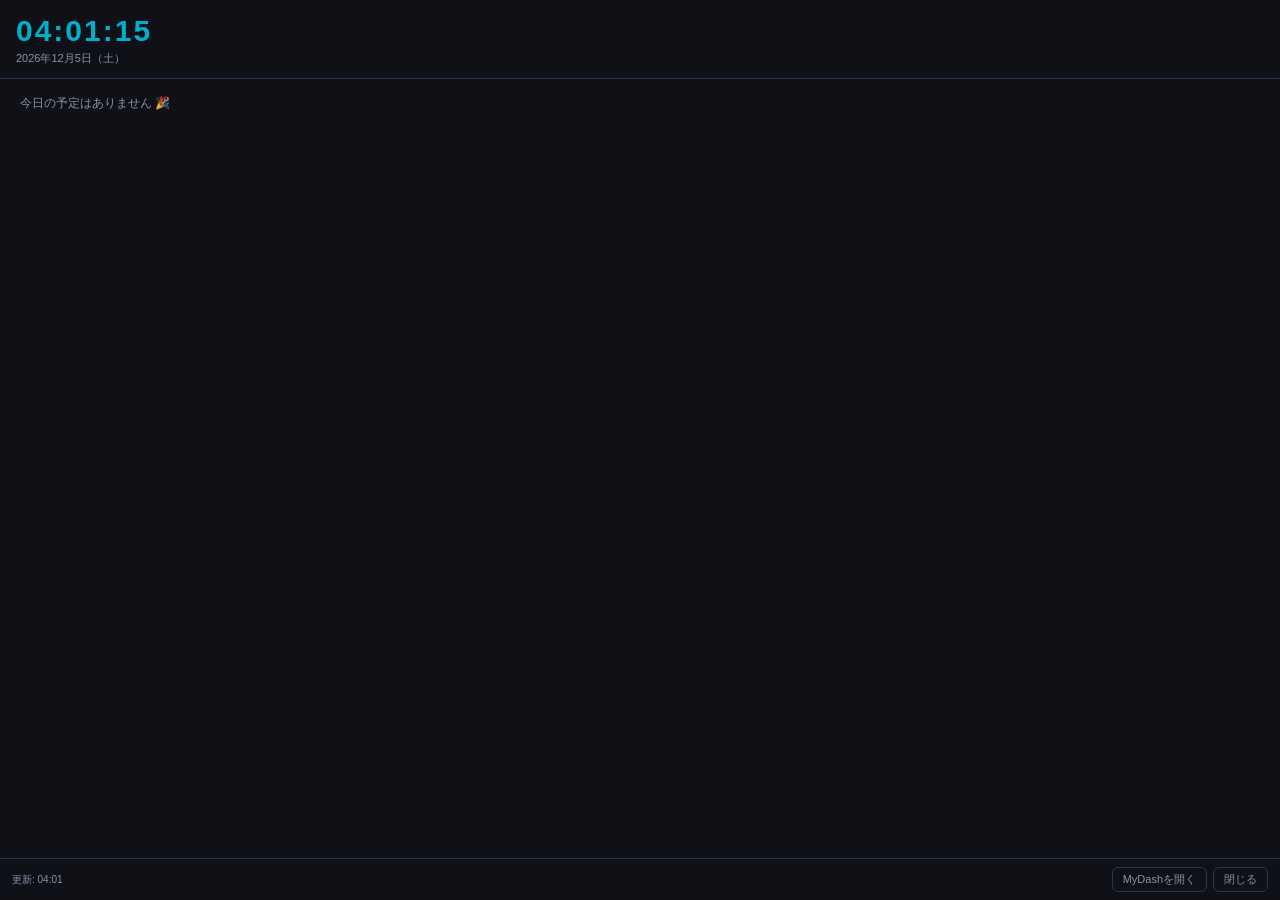
<file: widget.html>
<!DOCTYPE html>
<html lang="ja">
<head>
<meta charset="UTF-8">
<title>MyDash ウィジェット</title>
<style>
:root {
  --bg: #0f1117; --card: #1e2130; --border: #2d3250;
  --text: #e8eaf6; --muted: #8b90aa; --accent: #00afcc;
  --set: #7c6af7; --task: #f59e42;
  --danger: #ef5350; --success: #66bb6a;
  --icon-priority-high:   url('[data-uri]');
  --icon-priority-medium: url('[data-uri]');
  --icon-priority-low:    url('[data-uri]');
}
* { box-sizing: border-box; margin: 0; padding: 0; }
body {
  font-family: -apple-system, BlinkMacSystemFont, 'Segoe UI', 'Hiragino Sans', sans-serif;
  background: var(--bg); color: var(--text); font-size: 13px;
  display: flex; flex-direction: column; height: 100vh; overflow: hidden;
  user-select: none;
}
#header {
  padding: 14px 16px 12px; border-bottom: 1px solid var(--border);
  -webkit-app-region: drag;
}
#clock {
  font-size: 30px; font-weight: 800; color: var(--accent);
  letter-spacing: 2px; font-variant-numeric: tabular-nums;
}
#date { font-size: 11px; color: var(--muted); margin-top: 3px; }
#content { flex: 1; overflow-y: auto; padding: 10px 12px; }
.section-label {
  font-size: 10px; font-weight: 700; color: var(--muted);
  text-transform: uppercase; letter-spacing: 1px;
  margin: 14px 0 6px; display: flex; align-items: center; gap: 5px;
}
.section-label:first-child { margin-top: 0; }
/* sqp-itemと同様のスタイル */
.w-item {
  display: flex; align-items: center; gap: 10px;
  padding: 7px 10px; border-radius: 8px; cursor: pointer;
  transition: background 0.12s; border: 1px solid var(--border);
  background: var(--card); margin-bottom: 5px;
  color: var(--text); text-decoration: none; font-size: 13px;
}
.w-item:hover { background: #262b40; border-color: #3d4460; }
.w-item .w-icon {
  flex-shrink: 0; width: 20px; height: 20px;
  display: flex; align-items: center; justify-content: center;
  font-size: 15px;
}
.w-item .w-icon img { width: 20px; height: 20px; object-fit: contain; border-radius: 3px; }
.w-item .w-title { flex: 1; min-width: 0; overflow: hidden; text-overflow: ellipsis; white-space: nowrap; }
.w-item .w-sub { font-size: 11px; color: var(--muted); flex-shrink: 0; }
.w-item.set-item .w-title { color: #a99ff8; }
.w-item.task-done .w-title { text-decoration: line-through; color: var(--muted); }
.w-item.task-overdue { border-color: rgba(239,83,80,0.4); }
.w-item.task-overdue .w-sub { color: var(--danger); }
.empty { color: var(--muted); font-size: 12px; padding: 6px 8px; }
#footer {
  padding: 8px 12px; border-top: 1px solid var(--border);
  display: flex; justify-content: space-between; align-items: center;
}
#last-updated { font-size: 10px; color: var(--muted); }
button {
  background: none; border: 1px solid var(--border); color: var(--muted);
  border-radius: 6px; padding: 4px 10px; font-size: 11px;
  cursor: pointer; font-family: inherit; transition: all 0.1s;
}
button:hover { border-color: var(--accent); color: var(--accent); }
::-webkit-scrollbar { width: 4px; }
::-webkit-scrollbar-thumb { background: var(--border); border-radius: 2px; }
.w-svg { display:flex; align-items:center; justify-content:center; flex-shrink:0; }
#toast {
  position: fixed; bottom: 52px; left: 50%; transform: translateX(-50%);
  background: #2d3250; color: var(--text); font-size: 11px;
  padding: 5px 12px; border-radius: 12px; border: 1px solid var(--border);
  opacity: 0; transition: opacity 0.2s; pointer-events: none; white-space: nowrap;
}
</style>
</head>
<body>
<div id="header">
  <div id="clock">--:--:--</div>
  <div id="date">----年--月--日（-）</div>
</div>
<div id="content"></div>
<div id="toast"></div>
<div id="footer">
  <span id="last-updated"></span>
  <div style="display:flex;gap:6px">
    <button onclick="openMyDash()">MyDashを開く</button>
    <button onclick="window.close()">閉じる</button>
  </div>
</div>
<script>
const KEY = 'mydash_v1';
const DAYS = ['日','月','火','水','木','金','土'];
const bc = new BroadcastChannel('mydash-widget');

let taskSort = localStorage.getItem('mydash_widget_task_sort') || 'asc';

function toggleTaskSort() {
  taskSort = taskSort === 'asc' ? 'desc' : 'asc';
  localStorage.setItem('mydash_widget_task_sort', taskSort);
  loadAndRender();
}

const SVG_SET = `<svg xmlns="http://www.w3.org/2000/svg" width="16" height="16" viewBox="0 0 24 24" fill="none" stroke="currentColor" stroke-width="2" stroke-linecap="round" stroke-linejoin="round"><path d="M10 5H3"/><path d="M12 19H3"/><path d="M14 3v4"/><path d="M16 17v4"/><path d="M21 12h-9"/><path d="M21 19h-5"/><path d="M21 5h-7"/><path d="M8 10v4"/><path d="M8 12H3"/></svg>`;
const SVG_TASK = `<svg xmlns="http://www.w3.org/2000/svg" width="16" height="16" viewBox="0 0 24 24" fill="none" stroke="currentColor" stroke-width="2" stroke-linecap="round" stroke-linejoin="round"><rect width="8" height="4" x="8" y="2" rx="1" ry="1"/><path d="M16 4h2a2 2 0 0 1 2 2v14a2 2 0 0 1-2 2H6a2 2 0 0 1-2-2V6a2 2 0 0 1 2-2h2"/><path d="m9 14 2 2 4-4"/></svg>`;

function tick() {
  const now = new Date();
  const hh = String(now.getHours()).padStart(2, '0');
  const mm = String(now.getMinutes()).padStart(2, '0');
  const ss = String(now.getSeconds()).padStart(2, '0');
  document.getElementById('clock').textContent = hh + ':' + mm + ':' + ss;
  document.getElementById('date').textContent =
    now.getFullYear() + '年' + (now.getMonth() + 1) + '月' + now.getDate() + '日（' + DAYS[now.getDay()] + '）';
}
setInterval(tick, 1000);
tick();

function loadAndRender() {
  let db;
  try { db = JSON.parse(localStorage.getItem(KEY)) || { items: [] }; }
  catch (_) { db = { items: [] }; }
  render(db);
  document.getElementById('last-updated').textContent =
    '更新: ' + new Date().toLocaleTimeString('ja-JP', { hour: '2-digit', minute: '2-digit' });
}

function getTodayAlarmSets(db) {
  const now = new Date();
  const todayDay = now.getDay();
  const todayDate = now.getDate();
  const todayMonth = now.getMonth() + 1;
  return (db.items || []).filter(item => {
    if (item.type !== 'set') return false;
    const alarm = item.alarm;
    if (!alarm || !alarm.enabled) return false;
    const s = alarm.schedule;
    switch (s.type) {
      case 'daily': return true;
      case 'weekly': return (s.days || []).includes(todayDay);
      case 'monthly': return s.day === todayDate;
      case 'yearly': return s.month === todayMonth && s.day === todayDate;
      default: return false;
    }
  }).sort((a, b) => (a.alarm.schedule.time || '').localeCompare(b.alarm.schedule.time || ''));
}

function render(db) {
  const todayStr = new Date().toISOString().slice(0, 10);
  const sets = getTodayAlarmSets(db);
  const tasks = (db.items || [])
    .filter(i => i.type === 'task' && i.dueDate && (i.status || 'todo') !== 'done')
    .sort((a, b) => taskSort === 'asc'
      ? a.dueDate.localeCompare(b.dueDate)
      : b.dueDate.localeCompare(a.dueDate)
    );

  let html = '';

  if (sets.length) {
    html += `<div class="section-label"><span class="w-svg" style="color:var(--muted);width:11px;height:11px">${SVG_SET}</span>今日のセット</div>`;
    html += sets.map(s => setRow(s)).join('');
  }

  if (tasks.length) {
    const sortLabel = taskSort === 'asc' ? '↑ 日付' : '↓ 日付';
    html += `<div class="section-label"><span class="w-svg" style="color:var(--muted);width:11px;height:11px">${SVG_TASK}</span>タスク<button style="margin-left:auto;padding:2px 6px;font-size:10px" onclick="toggleTaskSort()">${sortLabel}</button></div>`;
    html += tasks.map(t => taskRow(t, todayStr)).join('');
  }

  if (!html) html = '<div class="empty">今日の予定はありません 🎉</div>';

  document.getElementById('content').innerHTML = html;
}

function itemIcon(item, svgInline) {
  if (!item.icon) return `<span class="w-svg" style="color:var(--muted);width:18px;height:18px">${svgInline}</span>`;
  if (/^https?:|^\/|^data:/.test(item.icon)) return `<img src="${escHtml(item.icon)}" style="width:18px;height:18px;object-fit:contain;border-radius:3px">`;
  return `<span style="font-size:15px;line-height:1">${escHtml(item.icon)}</span>`;
}

function setRow(item) {
  const time = item.alarm?.schedule?.time || '';
  return `<div class="w-item set-item" onclick="openPanel('${esc(item.id)}')">
    <span class="w-icon">${itemIcon(item, SVG_SET)}</span>
    <span class="w-title">${escHtml(item.title)}</span>
    <span class="w-sub">${time}</span>
  </div>`;
}

const PRIORITY_COLOR = { high: '#ef5350', medium: '#f59e42', low: '#66bb6a' };

function priorityIcon(priority) {
  if (!priority || priority === 'medium') return '';
  const color = PRIORITY_COLOR[priority] || 'var(--muted)';
  return `<span style="-webkit-mask-image:var(--icon-priority-${priority});mask-image:var(--icon-priority-${priority});background-color:${color};width:12px;height:12px;display:inline-block;flex-shrink:0;vertical-align:middle"></span>`;
}

function taskRow(t, todayStr) {
  const isOverdue = t.dueDate < todayStr;
  const d = new Date(t.dueDate + 'T00:00:00');
  const dateStr = (d.getMonth() + 1) + '/' + d.getDate();
  const pri = priorityIcon(t.priority);
  return `<div class="w-item${isOverdue ? ' task-overdue' : ''}" onclick="openQuickEdit('${esc(t.id)}')">
    <span class="w-icon">${itemIcon(t, SVG_TASK)}</span>
    <span class="w-title" style="display:flex;align-items:center;gap:4px">${pri}${escHtml(t.title)}</span>
    <span class="w-sub">${dateStr}</span>
  </div>`;
}

function openPanel(id) {
  bc.postMessage({ cmd: 'openPanel', id });
}

function openQuickEdit(id) {
  bc.postMessage({ cmd: 'openQuickEdit', id });
}

let _toastTimer;
function showToast(msg) {
  const el = document.getElementById('toast');
  el.textContent = msg;
  el.style.opacity = '1';
  clearTimeout(_toastTimer);
  _toastTimer = setTimeout(() => { el.style.opacity = '0'; }, 2000);
}

function openMyDash() {
  fetch('http://127.0.0.1:3737/open-mydash')
    .then(r => r.json())
    .then(d => {
      if (d.result === 'found') showToast('MyDashを前面に出しました');
      else showToast('MyDashを開きました');
    })
    .catch(() => showToast('サーバーに接続できません'));
}

function esc(s) { return String(s).replace(/'/g, "\\'"); }
function escHtml(s) {
  return String(s).replace(/&/g, '&amp;').replace(/</g, '&lt;').replace(/>/g, '&gt;');
}

window.resizeTo(300, 560);
loadAndRender();
setInterval(loadAndRender, 30000);
</script>
</body>
</html>
</file>
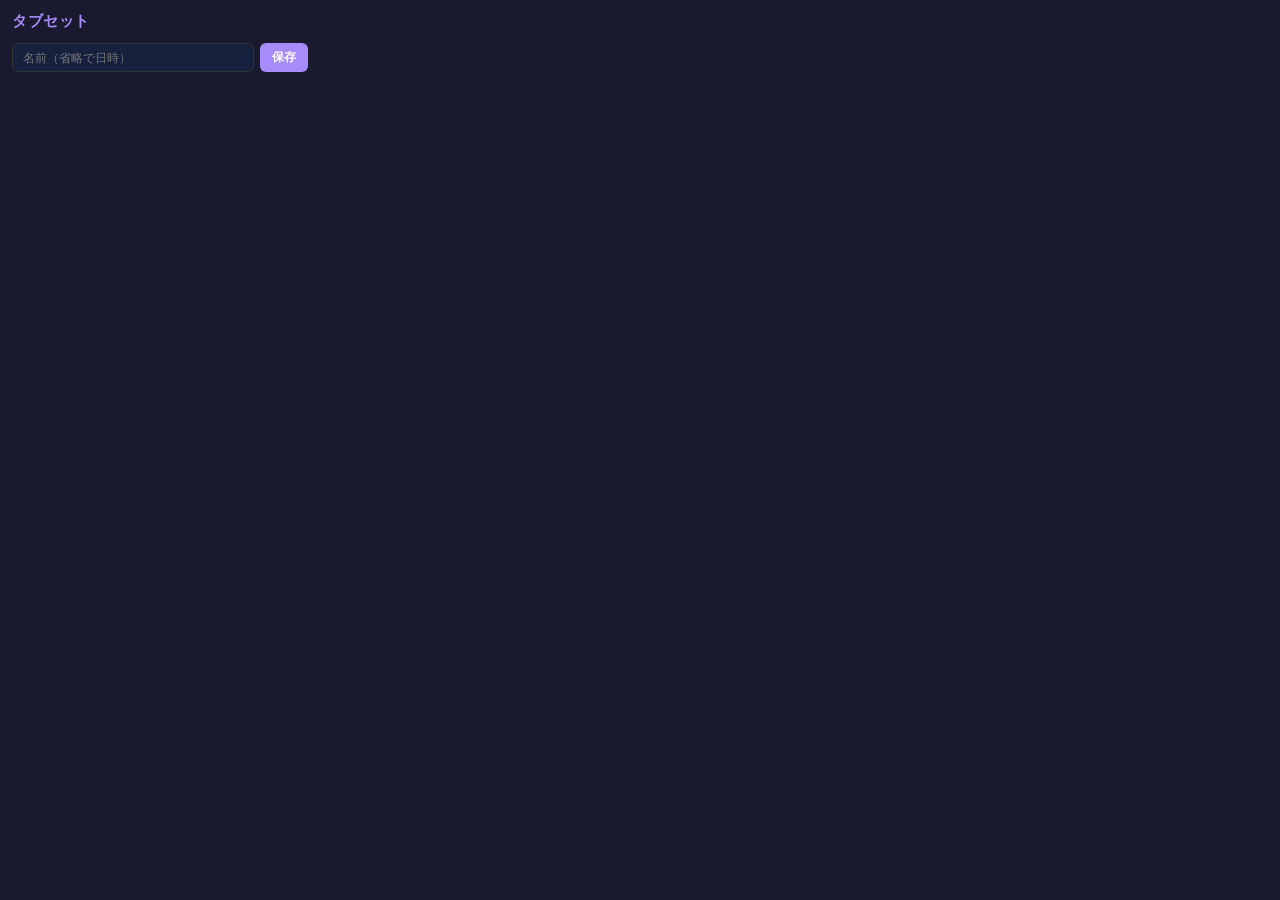
<file: slack-extension/popup.html>
<!DOCTYPE html>
<html lang="ja">
<head>
  <meta charset="UTF-8" />
  <title>MyDash</title>
  <link rel="stylesheet" href="popup.css" />
</head>
<body>
  <div class="container">
    <header>
      <h1>タブセット</h1>
    </header>

    <div class="save-area">
      <input type="text" id="sessionName" placeholder="名前（省略で日時）" />
      <button id="saveBtn">保存</button>
    </div>


  </div>

  <script src="popup.js"></script>
</body>
</html>
</file>
<file: icons.css>
/*
 * icons.css
 * SVG icon variables (data URIs) for file:// compatibility.
 *
 * 読み込み順: <style>（mydash.html本体）より前に読み込むこと。
 *
 * ⚠️ 残件: --icon-place, --icon-script はカラー変数と混在しているため
 *          mydash.html 内の :root に残してある（次ステップで整理予定）
 */

:root {

  /* === [navigation] === */
  --icon-chevron-down: url('[data-uri]');
  --icon-chevron-left: url('[data-uri]');
  --icon-chevron-right: url('[data-uri]');
  --icon-chevron-up: url('[data-uri]');
  --icon-hamburger: url('[data-uri]');
  --icon-close: url('[data-uri]');
  --icon-search: url('[data-uri]');
  --icon-external: url('[data-uri]');
  --icon-eye: url('[data-uri]');

  /* === [actions] === */
  --icon-edit: url('[data-uri]');
  --icon-trash: url('[data-uri]');
  --icon-duplicate: url('[data-uri]');
  --icon-plus: url('[data-uri]');
  --icon-download: url('[data-uri]');
  --icon-upload: url('[data-uri]');
  --icon-clipboard: url('[data-uri]');
  --icon-bookmark: url('[data-uri]');
  --icon-star: url('[data-uri]');
  --icon-star-filled: url('[data-uri]');

  /* === [ui-controls] === */
  --icon-bell: url('[data-uri]');
  --icon-bell-off: url('[data-uri]');
  --icon-alarm: url('[data-uri]');
  --icon-lock: url('[data-uri]');
  --icon-moon: url('[data-uri]');
  --icon-sun: url('[data-uri]');
  --icon-settings: url('[data-uri]');

  /* === [item-types] === */
  --icon-task: url('[data-uri]');
  --icon-memo: url('[data-uri]');
  --icon-tool: url('[data-uri]');
  --icon-box: url('[data-uri]');
  --icon-set: url('[data-uri]');
  --icon-calendar: url('[data-uri]');
  --icon-slack: url('[data-uri]');
  --icon-monitor: url('[data-uri]');
  --icon-phone: url('[data-uri]');
  --icon-grid: url('[data-uri]');
  --icon-list: url('[data-uri]');

  /* === [views] === */
  --icon-icon-view: url('[data-uri]');
  --icon-node: url('[data-uri]');
  --icon-library: url('[data-uri]');
  --icon-all: url('[data-uri]');

  /* === [priority] === */
  --icon-priority-high: url('[data-uri]');
  --icon-priority-medium: url('[data-uri]');
  --icon-priority-low: url('[data-uri]');

  /* === [misc] === */
  --icon-alert-triangle: url('[data-uri]');
  --icon-help-circle: url('[data-uri]');
  --icon-lightning: url('[data-uri]');
  --icon-pause: url('[data-uri]');
  --icon-play-circle: url('[data-uri]');
  --icon-select: url('[data-uri]');
  --icon-widget: url('[data-uri]');
  --icon-link: url('[data-uri]');
  --icon-folder: url('[data-uri]');

}
</file>
<file: slack-extension/popup.css>
* {
  box-sizing: border-box;
  margin: 0;
  padding: 0;
}

body {
  width: 320px;
  font-family: -apple-system, BlinkMacSystemFont, "Segoe UI", sans-serif;
  font-size: 13px;
  background: #1a1a2e;
  color: #e0e0e0;
}

.container {
  padding: 12px;
  display: flex;
  flex-direction: column;
  gap: 12px;
}

header h1 {
  font-size: 15px;
  font-weight: 600;
  color: #a78bfa;
  letter-spacing: 0.5px;
}

.save-area {
  display: flex;
  gap: 6px;
}

.save-area input {
  flex: 1;
  padding: 6px 10px;
  border-radius: 6px;
  border: 1px solid #333;
  background: #16213e;
  color: #e0e0e0;
  font-size: 12px;
  outline: none;
}

.save-area input:focus {
  border-color: #a78bfa;
}

.save-area button {
  padding: 6px 12px;
  border-radius: 6px;
  border: none;
  background: #a78bfa;
  color: #fff;
  font-size: 12px;
  font-weight: 600;
  cursor: pointer;
  white-space: nowrap;
}

.save-area button:hover {
  background: #8b5cf6;
}
</file>
